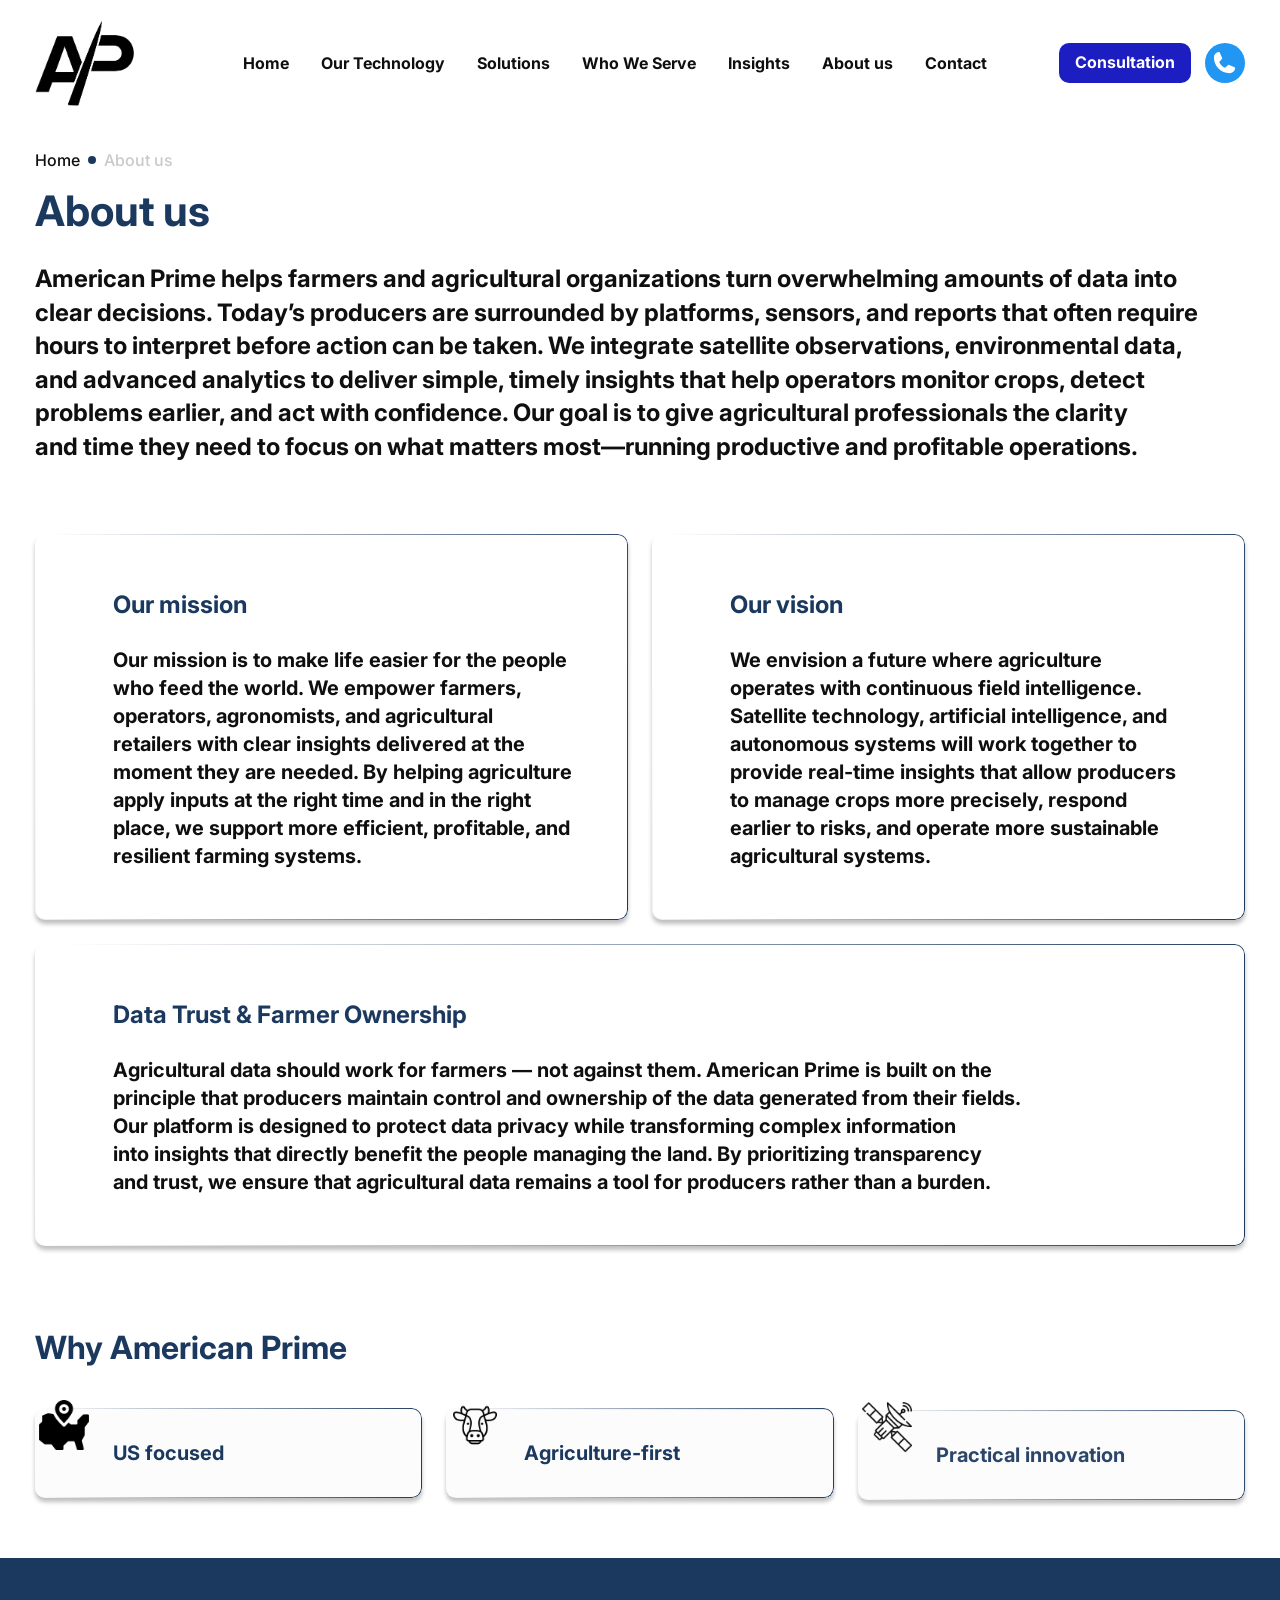
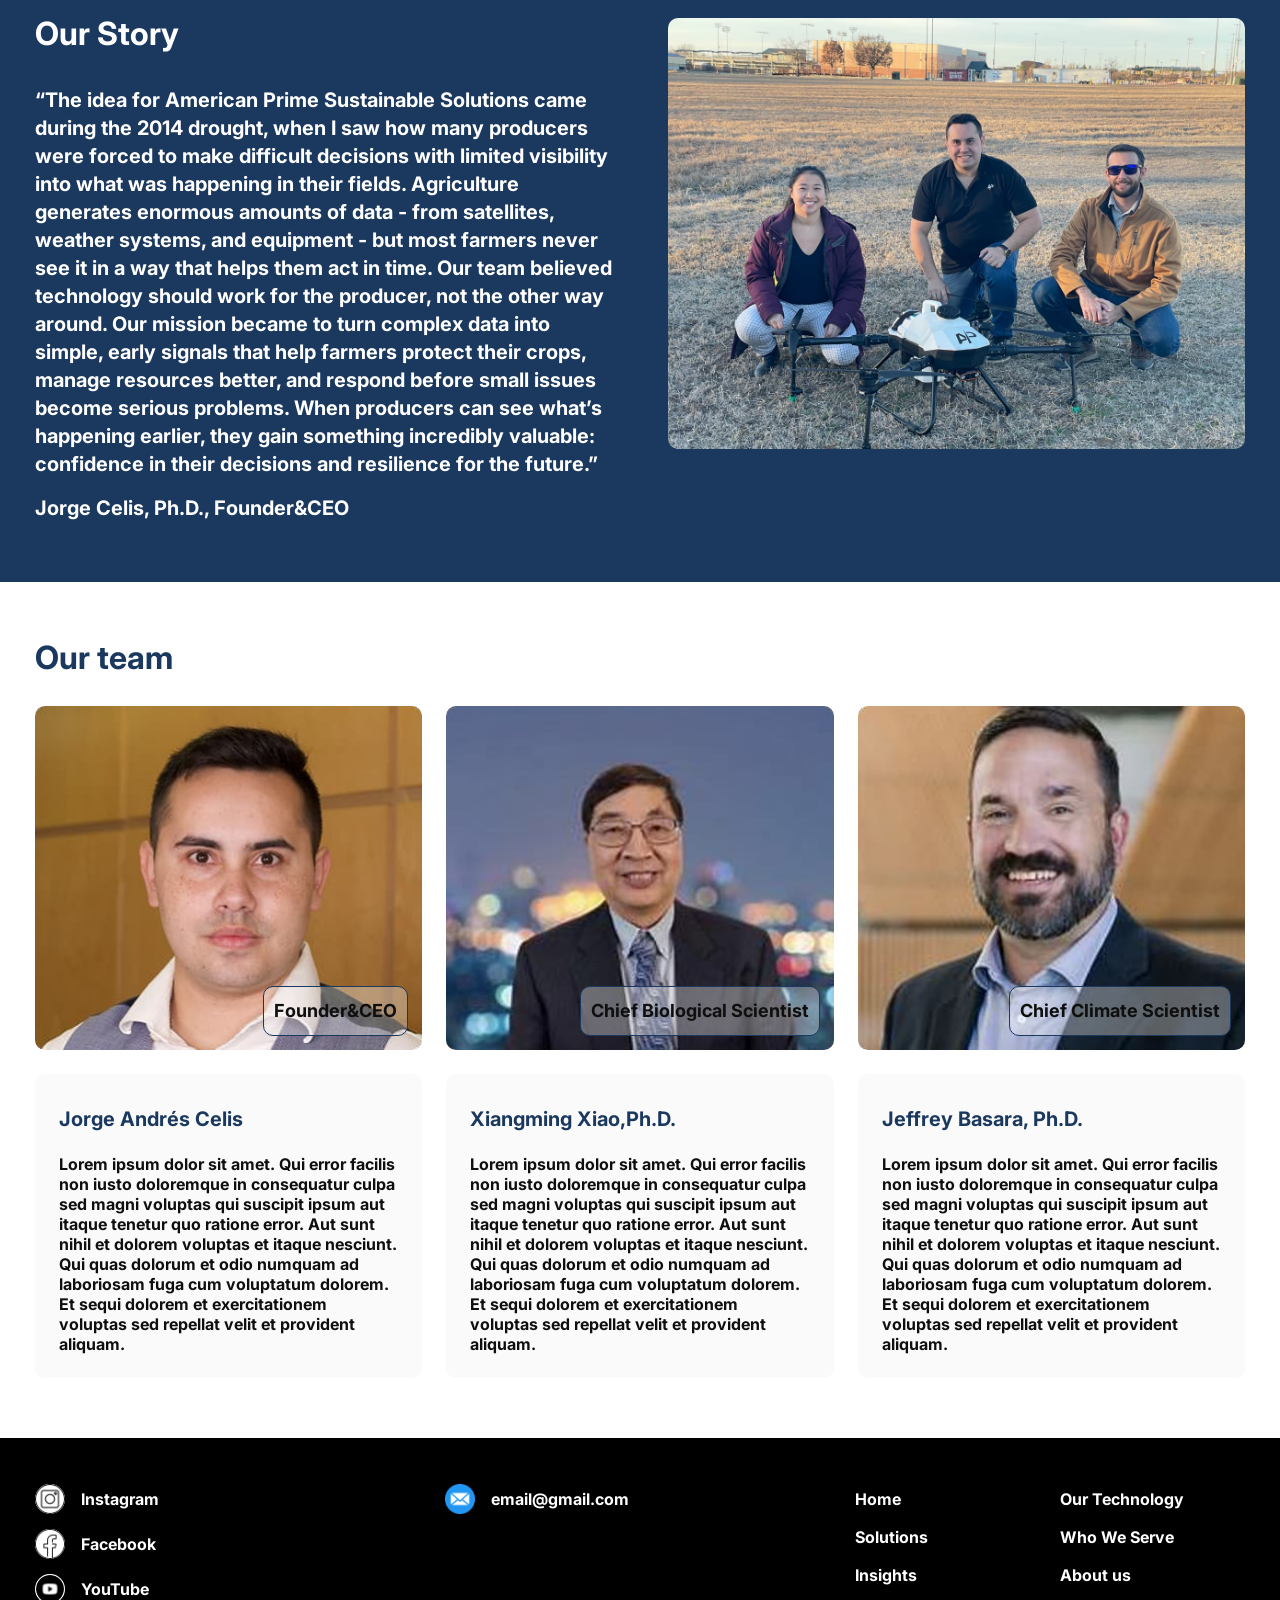
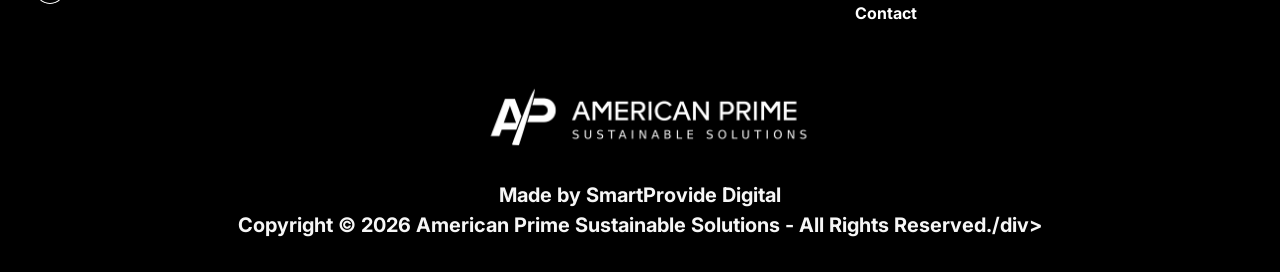
<file: about.html>
<!doctype html>
<html lang="en">
<head>
    <meta charset="UTF-8" />
    <meta name="viewport" content="width=device-width, initial-scale=1.0" />

    <title>AmericanPrime</title>

    <!-- FAVICONS -->
    <link rel="icon" type="image/x-icon" href="./assets/images/favicon/favicon.ico" />
    <link rel="icon" type="image/svg+xml" href="./assets/images/favicon/favicon.svg" />
    <link rel="icon" type="image/png" sizes="96x96" href="./assets/images/favicon/favicon-96x96.png" />
    <link rel="apple-touch-icon" href="./assets/images/favicon/apple-touch-icon.png" />

  <script type="module" crossorigin src="./assets/js/vendor.min.js"></script>
  <script type="module" crossorigin src="./assets/js/main.min2.js"></script>
  <link rel="stylesheet" crossorigin href="./assets/css/style.min.css">
</head>
<body>
    <div class="wrapper" id="main">
        <header class="header" data-anim="fade-up" data-anim-delay="0.3">
            <div class="header__container">
                <a class="header__logo" href="#"><img src="./assets/images/logo.png" alt="AmericanPrime" /></a>
        
                <div class="header__menu menu">
                    <nav class="menu__nav">
                        <ul>
                            <li>
                                <a href="#">Home</a>
                            </li>
                            <li>
                                <a href="#">Our Technology</a>
                            </li>
                            <li class="sub-in">
                                <a href="#">Solutions</a>
                                <div class="menu__arrow">
                                    <svg class="icon">
                                        <use href="./assets/images/sprite.svg#icon-arrow"></use>
                                    </svg>
                                </div>
        
                                <div class="sub-list">
                                    <ul>
                                        <li>
                                            <a href="#">On-Demand Services</a>
                                        </li>
                                        <li>
                                            <a href="#">AP Crop Intelligence</a>
                                        </li>
                                        <li>
                                            <a href="#">AP Drones</a>
                                        </li>
                                    </ul>
                                </div>
                            </li>
                            <li class="sub-in">
                                <a href="#">Who We Serve</a>
                                <div class="menu__arrow">
                                    <svg class="icon">
                                        <use href="./assets/images/sprite.svg#icon-arrow"></use>
                                    </svg>
                                </div>
                                <div class="sub-list">
                                    <ul>
                                        <li>
                                            <a href="#">Farmers & Ranchers</a>
                                        </li>
                                        <li>
                                            <a href="#">Agronomists & Advisors</a>
                                        </li>
                                        <li>
                                            <a href="#">Enterprise & Ag Retail</a>
                                        </li>
                                    </ul>
                                </div>
                            </li>
                            <li>
                                <a href="#">Insights</a>
                            </li>
                            <li>
                                <a href="#">About us</a>
                            </li>
                            <li>
                                <a href="#">Contact</a>
                            </li>
                        </ul>
                    </nav>
        
                    <div class="menu__actions">
                        <button class="menu__btn btn" type="button" data-popup-target="#form-contact">
                            Consultation
                        </button>
                        <a href="tel:111111111" class="menu__link-phone" aria-label="main phone">
                            <svg class="icon">
                                <use href="./assets/images/sprite.svg#icon-phone"></use>
                            </svg>
                        </a>
                    </div>
        
                </div>
        
                <button class="header__burger js-menu-trigger" type="button" aria-label="open menu">
                    <span></span>
                </button>
            </div>
        </header>
        <main class="page page--about">
            <nav class="breadcrumbs" aria-label="Breadcrumb" data-anim="fade-up" data-anim-delay="0.3">
                <div class="breadcrumbs__container">
                    <ol class="breadcrumbs__list" itemscope itemtype="https://schema.org/BreadcrumbList">
            
                        <li class="breadcrumbs__item" itemprop="itemListElement" itemscope itemtype="https://schema.org/ListItem">
                            <a class="breadcrumbs__link" href="/" itemprop="item">
                                <span itemprop="name">Home</span>
                            </a>
                            <meta itemprop="position" content="1" />
                        </li>
            
            
                        <li class="breadcrumbs__item breadcrumbs__item--current" itemprop="itemListElement" itemscope
                            itemtype="https://schema.org/ListItem">
                            <span class="breadcrumbs__current" itemprop="name" aria-current="page"> About us</span>
                            <meta itemprop="position" content="2" />
                        </li>
            
                    </ol>
                </div>
            </nav>
            <section class="about">
                <div class="about__container">
                    <h1 class="about__title page-title" data-anim="fade-up">About us</h1>
                    <div class="about__text text-formatted" data-anim="fade-up" data-anim-delay="0.3">
                        <p>American Prime helps farmers and agricultural organizations turn overwhelming amounts of data
                            into clear decisions. Today’s producers are surrounded by platforms, sensors, and reports
                            that often require hours to interpret before action can be taken. We integrate satellite
                            observations, environmental data, and advanced analytics to deliver simple, timely insights
                            that help operators monitor crops, detect problems earlier, and act with confidence. Our
                            goal is to give agricultural professionals the clarity and time they need to focus on what
                            matters most—running productive and profitable operations.</p>
                    </div>

                    <ul class="about__list" data-anim-stagger="true">
                        <li class="about__item">
                            <h2 class="about__item-title">Our mission</h2>
                            <div class="about__item-text">
                                <p>Our mission is to make life easier for the people who feed the world. We empower
                                    farmers, operators, agronomists, and agricultural retailers with clear insights
                                    delivered at the moment they are needed. By helping agriculture apply inputs at the
                                    right time and in the right place, we support more efficient, profitable, and
                                    resilient farming systems.</p>
                            </div>
                        </li>
                        <li class="about__item">
                            <h2 class="about__item-title">Our vision</h2>
                            <div class="about__item-text">
                                <p>We envision a future where agriculture operates with continuous field intelligence.
                                    Satellite technology, artificial intelligence, and autonomous systems will work
                                    together to provide real-time insights that allow producers to manage crops more
                                    precisely, respond earlier to risks, and operate more sustainable agricultural
                                    systems.</p>
                            </div>
                        </li>
                        <li class="about__item">
                            <h2 class="about__item-title">Data Trust & Farmer Ownership</h2>
                            <div class="about__item-text">
                                <p>Agricultural data should work for farmers — not against them. American Prime is built
                                    on the principle that producers maintain control and ownership of the data generated
                                    from their fields. Our platform is designed to protect data privacy while
                                    transforming complex information into insights that directly benefit the people
                                    managing the land. By prioritizing transparency and trust, we ensure that
                                    agricultural data remains a tool for producers rather than a burden.</p>
                            </div>
                        </li>
                    </ul>
                </div>
            </section>

            <sectiion class="section deliver">
                <div class="deliver__container">
                    <h2 class="deliver__title title" data-anim="fade-up">Why American Prime</h2>

                    <ul class="deliver__list" data-anim-stagger="true">
                        <li class="deliver__item item-deliver">
                            <div class="item-deliver__icon">
                                <img src="./assets/images/icons/usa.png" alt="usa">
                            </div>
                            <h3 class="item-deliver__title">US focused</h3>
                        </li>
                        <li class="deliver__item item-deliver">
                            <div class="item-deliver__icon">
                                <img src="./assets/images/icons/cow.png" alt="cow">
                            </div>
                            <h3 class="item-deliver__title">Agriculture-first</h3>
                        </li>
                        <li class="deliver__item item-deliver">
                            <div class="item-deliver__icon">
                                <img src="./assets/images/icons/satellite.png" alt="satellite">
                            </div>
                            <h3 class="item-deliver__title">Practical innovation</h3>
                        </li>
                    </ul>
                </div>
            </sectiion>


            <section class="section our-story">
                <div class="our-story__container">
                    <div class="our-story__content" data-anim="fade-up">
                        <h2 class="our-story__title title">Our Story</h2>
                        <div class="our-story__text text-formatted">
                            <p>“The idea for American Prime Sustainable Solutions came during the 2014 drought, when I
                                saw how many producers were forced to make difficult decisions with limited visibility
                                into what was happening in their fields. Agriculture generates enormous amounts of data
                                - from satellites, weather systems, and equipment - but most farmers never see it in a
                                way that helps them act in time. Our team believed technology should work for the
                                producer, not the other way around. Our mission became to turn complex data into simple,
                                early signals that help farmers protect their crops, manage resources better, and
                                respond before small issues become serious problems. When producers can see what’s
                                happening earlier, they gain something incredibly valuable: confidence in their
                                decisions and resilience for the future.”
                            </p>
                            <p>Jorge Celis, Ph.D., Founder&CEO</p>
                        </div>
                    </div>
                    <div class="our-story__img" data-anim="fade-up">
                        <img src="./assets/images/team02.jpg" alt="team">
                    </div>
                </div>
            </section>


            <section class="section our-team">
                <div class="our-team__container">
                    <h2 class="our-team__title title" data-anim="fade-up">Our team</h2>
                    <ul class="our-team__list">
                        <li class="our-team__item team-cart">
                            <div class="team-cart__img">
                                <img src="./assets/images/users/03.jpg" alt="Jorge Andrés Celis">

                                <div class="team-cart__label">Founder&CEO</div>
                            </div>
                            <div class="team-cart__content">
                                <h3 class="team-cart__title">Jorge Andrés Celis</h3>
                                <div class="team-cart__text">
                                    <p>Lorem ipsum dolor sit amet. Qui error facilis non iusto doloremque in consequatur
                                        culpa sed magni voluptas qui suscipit ipsum aut itaque tenetur quo ratione
                                        error.
                                        Aut sunt nihil et dolorem voluptas et itaque nesciunt. Qui quas dolorum et odio
                                        numquam ad laboriosam fuga cum voluptatum dolorem. Et sequi dolorem et
                                        exercitationem voluptas sed repellat velit et provident aliquam.</p>
                                </div>
                            </div>
                        </li>
                        <li class="our-team__item team-cart">
                            <div class="team-cart__img">
                                <img src="./assets/images/users/02.jpg" alt="Xiangming Xiao,Ph.D.">

                                <div class="team-cart__label">Chief Biological Scientist</div>
                            </div>

                            <div class="team-cart__content">
                                <h3 class="team-cart__title">Xiangming Xiao,Ph.D.</h3>
                                <div class="team-cart__text">
                                    <p>Lorem ipsum dolor sit amet. Qui error facilis non iusto doloremque in consequatur
                                        culpa sed magni voluptas qui suscipit ipsum aut itaque tenetur quo ratione
                                        error.
                                        Aut sunt nihil et dolorem voluptas et itaque nesciunt. Qui quas dolorum et odio
                                        numquam ad laboriosam fuga cum voluptatum dolorem. Et sequi dolorem et
                                        exercitationem voluptas sed repellat velit et provident aliquam.</p>
                                </div>
                            </div>
                        </li>
                        <li class="our-team__item team-cart">
                            <div class="team-cart__img">
                                <img src="./assets/images/users/01.jpg" alt="Jeffrey Basara, Ph.D">

                                <div class="team-cart__label">Chief Climate Scientist</div>
                            </div>
                            <div class="team-cart__content">
                                <h3 class="team-cart__title">Jeffrey Basara, Ph.D.</h3>
                                <div class="team-cart__text">
                                    <p>Lorem ipsum dolor sit amet. Qui error facilis non iusto doloremque in consequatur
                                        culpa sed magni voluptas qui suscipit ipsum aut itaque tenetur quo ratione
                                        error.
                                        Aut sunt nihil et dolorem voluptas et itaque nesciunt. Qui quas dolorum et odio
                                        numquam ad laboriosam fuga cum voluptatum dolorem. Et sequi dolorem et
                                        exercitationem voluptas sed repellat velit et provident aliquam.</p>
                                </div>
                            </div>
                        </li>
                    </ul>
                </div>
            </section>

        </main>

        <footer class="footer">
            <div class="footer__container">
                <div class="footer__row">
                    <div class="footer__social social">
                        <ul class="social__list">
                            <li class="social__item">
                                <a href="#" class="social__link" aria-label="Instagram" target="_blank" rel="noopener">
                                    <span class="social__icon">
                                        <svg width="30" height="30" viewBox="0 0 30 30" fill="none"
                                            xmlns="http://www.w3.org/2000/svg" xmlns:xlink="http://www.w3.org/1999/xlink">
                                            <rect width="30" height="30" rx="15" fill="white" />
                                            <rect width="30" height="30" rx="15" fill="url(#pattern0_127_226)" />
                                            <defs>
                                                <pattern id="pattern0_127_226" patternContentUnits="objectBoundingBox" width="1"
                                                    height="1">
                                                    <use xlink:href="#image0_127_226" transform="scale(0.00195312)" />
                                                </pattern>
                                                <image id="image0_127_226" width="512" height="512" preserveAspectRatio="none"
                                                    xlink:href="[data-uri]" />
                                            </defs>
                                        </svg>
                                    </span>
                                    <span class="social__text">Instagram</span>
                                </a>
        
        
                            </li>
                            <li class="social__item"> <a href="#" class="social__link" aria-label="Facebook" target="_blank"
                                    rel="noopener">
                                    <span class="social__icon">
                                        <svg width="30" height="30" viewBox="0 0 30 30" fill="none"
                                            xmlns="http://www.w3.org/2000/svg" xmlns:xlink="http://www.w3.org/1999/xlink">
                                            <rect width="30" height="30" rx="15" fill="white" />
                                            <rect width="30" height="30" rx="15" fill="url(#pattern0_127_225)" />
                                            <defs>
                                                <pattern id="pattern0_127_225" patternContentUnits="objectBoundingBox" width="1"
                                                    height="1">
                                                    <use xlink:href="#image0_127_225" transform="scale(0.00195312)" />
                                                </pattern>
                                                <image id="image0_127_225" width="512" height="512" preserveAspectRatio="none"
                                                    xlink:href="[data-uri]" />
                                            </defs>
                                        </svg>
        
                                    </span>
                                    <span class="social__text">Facebook</span>
                                </a>
                            </li>
                            <li class="social__item"> <a href="#" class="social__link" aria-label="YouTube" target="_blank"
                                    rel="noopener">
                                    <span class="social__icon">
                                        <svg width="29" height="29" viewBox="0 0 29 29" fill="none"
                                            xmlns="http://www.w3.org/2000/svg" xmlns:xlink="http://www.w3.org/1999/xlink">
                                            <rect x="0.5" y="0.5" width="28" height="28" rx="14" fill="white" />
                                            <rect x="0.5" y="0.5" width="28" height="28" rx="14"
                                                fill="url(#pattern0_127_227)" />
                                            <rect x="0.5" y="0.5" width="28" height="28" rx="14" stroke="white" />
                                            <defs>
                                                <pattern id="pattern0_127_227" patternContentUnits="objectBoundingBox" width="1"
                                                    height="1">
                                                    <use xlink:href="#image0_127_227" transform="scale(0.00195312)" />
                                                </pattern>
                                                <image id="image0_127_227" width="512" height="512" preserveAspectRatio="none"
                                                    xlink:href="[data-uri]" />
                                            </defs>
                                        </svg>
                                    </span>
                                    <span class="social__text">YouTube</span>
                                </a>
                            </li>
                        </ul>
                    </div>
        
        
                    <div class="footer__contacts contacts">
                        <ul class="contacts__list">
                            <li class="contacts__item">
                                <a class="contacts__link" href="mailto:essentials.dp@gmail.com">
                                    <span class="contacts__icon">
                                        <svg width="40" height="40" viewBox="0 0 40 40" fill="none"
                                            xmlns="http://www.w3.org/2000/svg" xmlns:xlink="http://www.w3.org/1999/xlink">
                                            <rect width="40" height="40" fill="url(#pattern0_50_588)" />
                                            <defs>
                                                <pattern id="pattern0_50_588" patternContentUnits="objectBoundingBox" width="1"
                                                    height="1">
                                                    <use xlink:href="#image0_50_588" transform="scale(0.00195312)" />
                                                </pattern>
                                                <image id="image0_50_588" width="512" height="512" preserveAspectRatio="none"
                                                    xlink:href="[data-uri]" />
                                            </defs>
                                        </svg>
        
                                    </span>
                                    <span class="contacts__text">
                                        email@gmail.com
                                    </span>
                                </a>
                            </li>
                        </ul>
                    </div>
        
                    <nav class="footer__nav">
                        <ul class="footer__list">
                            <li>
                                <a href="#">Home</a>
                            </li>
                            <li>
                                <a href="#">Our Technology</a>
                            </li>
                            <li>
                                <a href="#">Solutions</a>
                            </li>
                            <li>
                                <a href="#">Who We Serve</a>
                            </li>
                            <li>
                                <a href="#">Insights</a>
                            </li>
                            <li>
                                <a href="#">About us</a>
                            </li>
                            <li>
                                <a href="#">Contact</a>
                            </li>
                        </ul>
                    </nav>
                </div>
        
                <div class="footer__bottom">
                    <a href="#" class="footer__logo"><img src="./assets/images/logo-footer.png" alt="AmericanPrime" /></a>
        
                    <div class="footer__copyright">Made by SmartProvide Digital<br>
                        Copyright © 2026 American Prime Sustainable Solutions - All Rights Reserved./div>
                    </div>
                </div>
        </footer>    </div>
    <div id="form-contact" class="popup" aria-hidden="true">
        <div class="popup__wrapper">
    
            <div class="popup__content">
                <button class="popup__close close-popup" data-close-popup aria-label="Close" type="button"></button>
    
                <div class="popup__body">
                    <h2 class="popup__title">
                        Are you
                    </h2>
    
                    <form action="">
                        <div class="radio-fieldset__grid">
                            <label class="custom-radio">
                                <input type="radio" name="primary_role" value="farmer-ranchers" class="custom-radio__input"
                                    checked>
                                <span class="custom-radio__box"></span>
                                <span class="custom-radio__text">farmer/ranchers</span>
                            </label>
    
                            <label class="custom-radio">
                                <input type="radio" name="primary_role" value="enterprise-advisor"
                                    class="custom-radio__input">
                                <span class="custom-radio__box"></span>
                                <span class="custom-radio__text">enterprise/advisor</span>
                            </label>
    
                            <label class="custom-radio">
                                <input type="radio" name="primary_role" value="other" class="custom-radio__input">
                                <span class="custom-radio__box"></span>
                                <span class="custom-radio__text">Other</span>
                            </label>
                        </div>
                        <div class="form-group">
                            <input class="form-input" type="text" name="" id="name" required placeholder="Name">
                        </div>
                        <div class="form-group">
                            <input class="form-input" type="text" name="" id="farm-size" required placeholder="Farm size">
                            <div class="form-info">for enterprise/advisor instead of farm size - company name</div>
                        </div>
    
                        <div class="form-group">
                            <input class="form-input" type="email" name="" id="email" required placeholder="Email">
                        </div>
                        <div class="form-group">
                            <input class="form-input" type="text" name="" id="phone" required placeholder="Phone">
                        </div>
    
                        <button class="btn" type="submit">Send</button>
                    </form>
                </div>
            </div>
    
        </div>
    </div>
    
    <div id="form-success" class="popup" aria-hidden="true">
        <div class="popup__wrapper">
    
            <div class="popup__content">
                <button class="popup__close close-popup" data-close-popup aria-label="Close" type="button"></button>
    
                <div class="popup__body">
                    <h2 class="popup__title">
                        Дякуємо!
                    </h2>
                    <div class="popup__text">
                        <p>Ми звʼяжемось з вами протягом 24 годин</p>
                    </div>
                    <button class="btn" type="button" data-close-popup>Ок
                    </button>
                </div>
            </div>
        </div>
    </div></body>

</html>
</file>
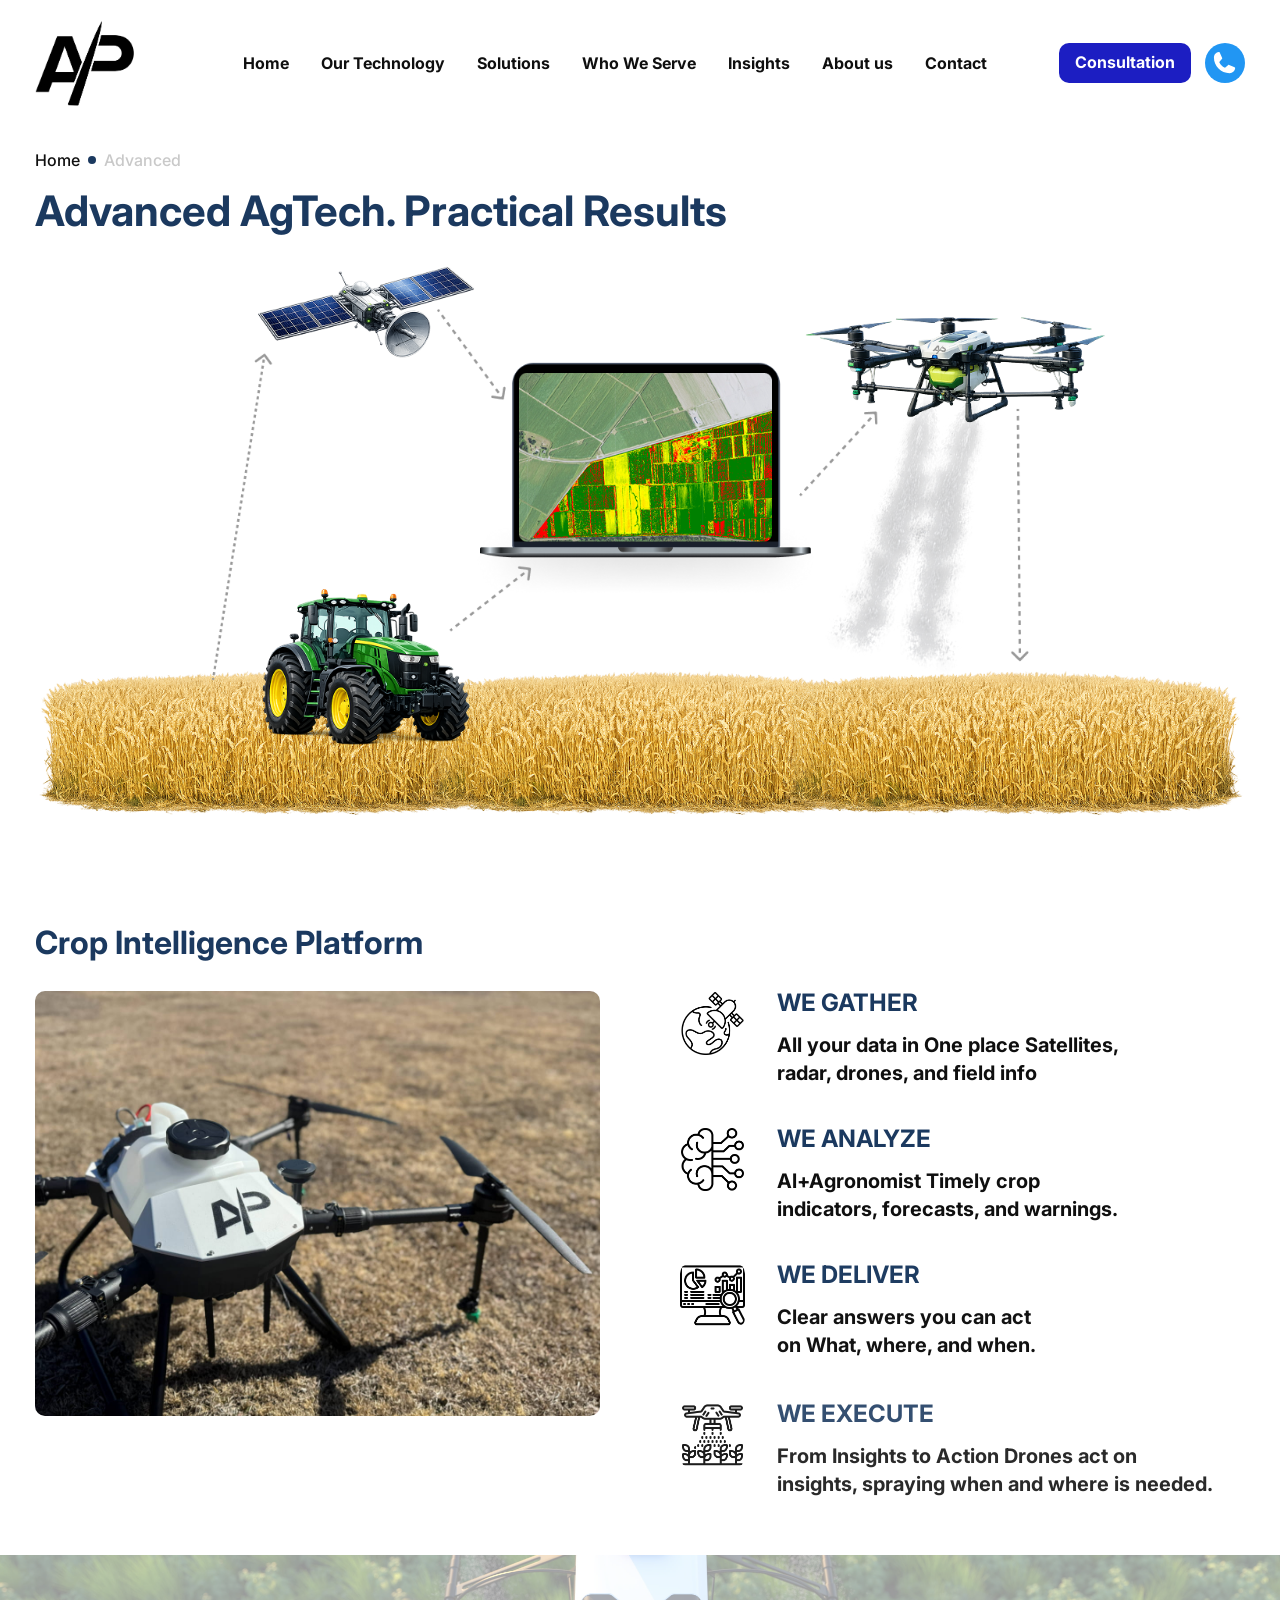
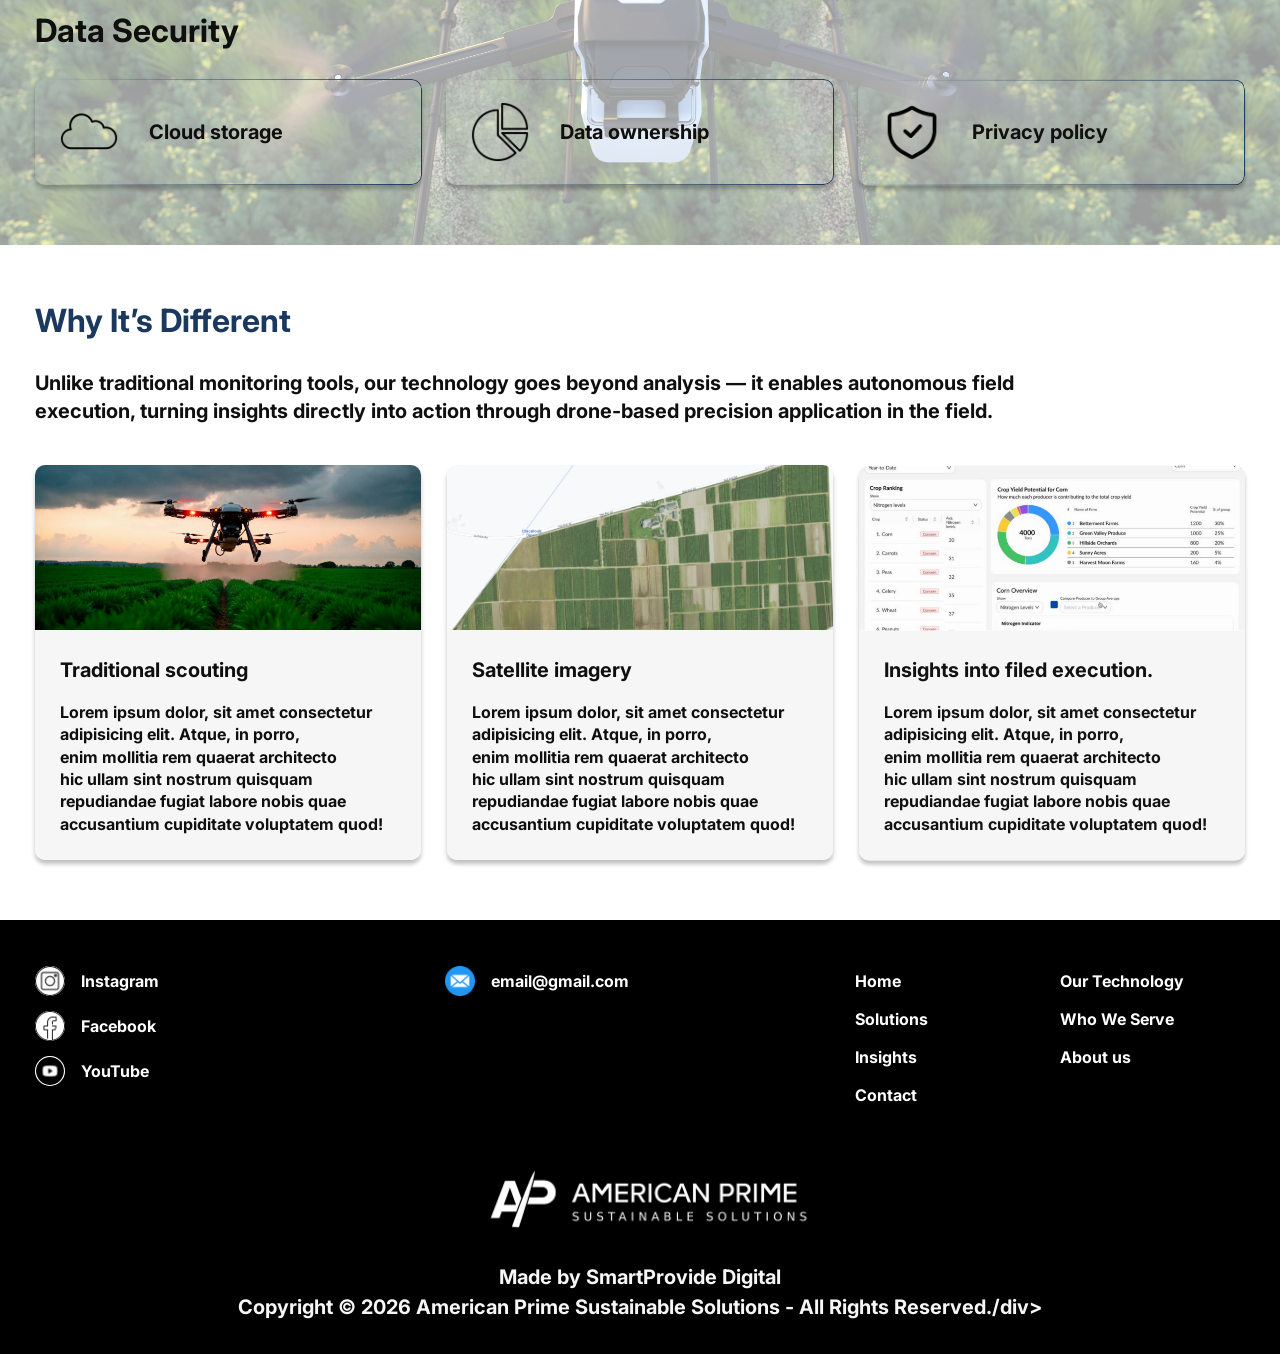
<file: advanced.html>
<!doctype html>
<html lang="en">
<head>
    <meta charset="UTF-8" />
    <meta name="viewport" content="width=device-width, initial-scale=1.0" />

    <title>AmericanPrime</title>

    <!-- FAVICONS -->
    <link rel="icon" type="image/x-icon" href="./assets/images/favicon/favicon.ico" />
    <link rel="icon" type="image/svg+xml" href="./assets/images/favicon/favicon.svg" />
    <link rel="icon" type="image/png" sizes="96x96" href="./assets/images/favicon/favicon-96x96.png" />
    <link rel="apple-touch-icon" href="./assets/images/favicon/apple-touch-icon.png" />

  <script type="module" crossorigin src="./assets/js/vendor.min.js"></script>
  <script type="module" crossorigin src="./assets/js/main.min2.js"></script>
  <link rel="stylesheet" crossorigin href="./assets/css/style.min.css">
</head>
<body>
    <div class="wrapper" id="main">
        <header class="header" data-anim="fade-up" data-anim-delay="0.3">
            <div class="header__container">
                <a class="header__logo" href="#"><img src="./assets/images/logo.png" alt="AmericanPrime" /></a>
        
                <div class="header__menu menu">
                    <nav class="menu__nav">
                        <ul>
                            <li>
                                <a href="#">Home</a>
                            </li>
                            <li>
                                <a href="#">Our Technology</a>
                            </li>
                            <li class="sub-in">
                                <a href="#">Solutions</a>
                                <div class="menu__arrow">
                                    <svg class="icon">
                                        <use href="./assets/images/sprite.svg#icon-arrow"></use>
                                    </svg>
                                </div>
        
                                <div class="sub-list">
                                    <ul>
                                        <li>
                                            <a href="#">On-Demand Services</a>
                                        </li>
                                        <li>
                                            <a href="#">AP Crop Intelligence</a>
                                        </li>
                                        <li>
                                            <a href="#">AP Drones</a>
                                        </li>
                                    </ul>
                                </div>
                            </li>
                            <li class="sub-in">
                                <a href="#">Who We Serve</a>
                                <div class="menu__arrow">
                                    <svg class="icon">
                                        <use href="./assets/images/sprite.svg#icon-arrow"></use>
                                    </svg>
                                </div>
                                <div class="sub-list">
                                    <ul>
                                        <li>
                                            <a href="#">Farmers & Ranchers</a>
                                        </li>
                                        <li>
                                            <a href="#">Agronomists & Advisors</a>
                                        </li>
                                        <li>
                                            <a href="#">Enterprise & Ag Retail</a>
                                        </li>
                                    </ul>
                                </div>
                            </li>
                            <li>
                                <a href="#">Insights</a>
                            </li>
                            <li>
                                <a href="#">About us</a>
                            </li>
                            <li>
                                <a href="#">Contact</a>
                            </li>
                        </ul>
                    </nav>
        
                    <div class="menu__actions">
                        <button class="menu__btn btn" type="button" data-popup-target="#form-contact">
                            Consultation
                        </button>
                        <a href="tel:111111111" class="menu__link-phone" aria-label="main phone">
                            <svg class="icon">
                                <use href="./assets/images/sprite.svg#icon-phone"></use>
                            </svg>
                        </a>
                    </div>
        
                </div>
        
                <button class="header__burger js-menu-trigger" type="button" aria-label="open menu">
                    <span></span>
                </button>
            </div>
        </header>
        <main class="page page--advanced">
            <nav class="breadcrumbs" aria-label="Breadcrumb" data-anim="fade-up" data-anim-delay="0.3">
                <div class="breadcrumbs__container">
                    <ol class="breadcrumbs__list" itemscope itemtype="https://schema.org/BreadcrumbList">
            
                        <li class="breadcrumbs__item" itemprop="itemListElement" itemscope itemtype="https://schema.org/ListItem">
                            <a class="breadcrumbs__link" href="/" itemprop="item">
                                <span itemprop="name">Home</span>
                            </a>
                            <meta itemprop="position" content="1" />
                        </li>
            
            
                        <li class="breadcrumbs__item breadcrumbs__item--current" itemprop="itemListElement" itemscope
                            itemtype="https://schema.org/ListItem">
                            <span class="breadcrumbs__current" itemprop="name" aria-current="page"> Advanced</span>
                            <meta itemprop="position" content="2" />
                        </li>
            
                    </ol>
                </div>
            </nav>
            <section class="hero-banner">
                <div class="hero-banner__container">
                    <h1 class="hero-banner__title page-title" data-anim="fade-up">Advanced AgTech. Practical Results
                    </h1>
                    <div class="hero-banner__img">
                        <img src="./assets/images/hero-2.png" alt="hero">
                    </div>
                </div>
            </section>

            <section class="section crop">
                <div class="crop__container">
                    <h2 class="crop__title title" data-anim="fade-up">Crop Intelligence Platform</h2>
                    <div class="crop__wrap">
                        <div class="crop__col" data-anim="fade-up">
                            <img src="./assets/images/dron-bg.jpg" alt="">
                        </div>
                        <div class="crop__col">
                            <ul class="crop__list" data-anim-stagger="true">
                                <li class="crop__item">
                                    <div class="crop__item-icon icon-wrap">
                                        <img src="./assets/images/icons/satellite-2.png" alt="">
                                    </div>
                                    <div class="crop__item__content">
                                        <h3 class="crop__item-title block-title">WE GATHER</h3>
                                        <div class="crop__item-text">
                                            <p>
                                                All your data in One place
                                                Satellites, radar, drones, and field info</p>
                                        </div>
                                    </div>
                                </li>
                                <li class="crop__item">
                                    <div class="crop__item-icon icon-wrap">
                                        <img src="./assets/images/icons/brain.png" alt="">
                                    </div>
                                    <div class="crop__item__content">
                                        <h3 class="crop__item-title block-title">WE ANALYZE</h3>
                                        <div class="crop__item-text">
                                            <p>
                                                Al+Agronomist
                                                Timely crop indicators, forecasts, and warnings.</p>
                                        </div>
                                    </div>
                                </li>
                                <li class="crop__item">
                                    <div class="crop__item-icon icon-wrap">
                                        <img src="./assets/images/icons/analytics.png" alt="">
                                    </div>
                                    <div class="crop__item__content">
                                        <h3 class="crop__item-title block-title"> WE DELIVER</h3>
                                        <div class="crop__item-text">
                                            <p>
                                                Clear answers you can act on
                                                What, where, and when.</p>
                                        </div>
                                    </div>
                                </li>
                                <li class="crop__item">
                                    <div class="crop__item-icon icon-wrap">
                                        <img src="./assets/images/icons/smart-farming.png" alt="">
                                    </div>
                                    <div class="crop__item__content">
                                        <h3 class="crop__item-title block-title">WE EXECUTE</h3>
                                        <div class="crop__item-text">
                                            <p>
                                                From Insights to Action
                                                Drones act on insights, spraying when and where is needed.</p>
                                        </div>
                                    </div>
                                </li>
                            </ul>
                        </div>
                    </div>
                </div>
            </section>

            <section class="section data">
                <div class="data__bg">
                    <img src="./assets/images/drone-1.jpg" alt="drone">
                </div>
                <div class="data__container">
                    <h2 class="data__title title" data-anim="fade-up">Data Security</h2>

                    <ul class="data__list" data-anim-stagger="true">
                        <li class="data__item">
                            <img src="./assets/images/icons/cloud.png" alt="">
                            <span>Cloud storage</span>
                        </li>
                        <li class="data__item">
                            <img src="./assets/images/icons/market-share.png" alt="">
                            <span>Data ownership</span>
                        </li>
                        <li class="data__item">
                            <img src="./assets/images/icons/insurance.png" alt="">
                            <span>Privacy policy</span>
                        </li>
                    </ul>
                </div>
            </section>

            <section class="section different">
                <div class="different__container">
                    <h2 class="different__title title" data-anim="fade-up">Why It’s Different</h2>
                    <div class="different__text section-text" data-anim="fade-up" data-anim-delay="0.3">Unlike
                        traditional monitoring tools, our technology goes
                        beyond analysis — it enables autonomous field execution, turning insights directly into action
                        through drone-based precision application in the field.</div>

                    <ul class="different__list" data-anim-stagger="true">
                        <li class="different__item">
                            <div class="different__item-img">
                                <img src="./assets/images/healthy-food.jpg" alt="">
                            </div>
                            <div class="different__item-content">
                                <div class="different__item-title">Traditional scouting</div>
                                <div class="different__item-text">
                                    <p>Lorem ipsum dolor, sit amet consectetur adipisicing elit. Atque, in porro, enim
                                        mollitia rem quaerat architecto hic ullam sint nostrum quisquam repudiandae
                                        fugiat
                                        labore nobis quae accusantium cupiditate voluptatem quod!</p>
                                </div>
                            </div>
                        </li>
                        <li class="different__item">
                            <div class="different__item-img">
                                <img src="./assets/images/test01.png" alt="">
                            </div>
                            <div class="different__item-content">
                                <div class="different__item-title">Satellite imagery</div>
                                <div class="different__item-text">
                                    <p>Lorem ipsum dolor, sit amet consectetur adipisicing elit. Atque, in porro, enim
                                        mollitia rem quaerat architecto hic ullam sint nostrum quisquam repudiandae
                                        fugiat
                                        labore nobis quae accusantium cupiditate voluptatem quod!</p>
                                </div>
                            </div>
                        </li>
                        <li class="different__item">
                            <div class="different__item-img">
                                <img src="./assets/images/test02.png" alt="">
                            </div>
                            <div class="different__item-content">
                                <div class="different__item-title">Insights into filed execution.</div>
                                <div class="different__item-text">
                                    <p>Lorem ipsum dolor, sit amet consectetur adipisicing elit. Atque, in porro, enim
                                        mollitia rem quaerat architecto hic ullam sint nostrum quisquam repudiandae
                                        fugiat
                                        labore nobis quae accusantium cupiditate voluptatem quod!</p>
                                </div>
                            </div>
                        </li>
                    </ul>
                </div>
            </section>
        </main>

        <footer class="footer">
            <div class="footer__container">
                <div class="footer__row">
                    <div class="footer__social social">
                        <ul class="social__list">
                            <li class="social__item">
                                <a href="#" class="social__link" aria-label="Instagram" target="_blank" rel="noopener">
                                    <span class="social__icon">
                                        <svg width="30" height="30" viewBox="0 0 30 30" fill="none"
                                            xmlns="http://www.w3.org/2000/svg" xmlns:xlink="http://www.w3.org/1999/xlink">
                                            <rect width="30" height="30" rx="15" fill="white" />
                                            <rect width="30" height="30" rx="15" fill="url(#pattern0_127_226)" />
                                            <defs>
                                                <pattern id="pattern0_127_226" patternContentUnits="objectBoundingBox" width="1"
                                                    height="1">
                                                    <use xlink:href="#image0_127_226" transform="scale(0.00195312)" />
                                                </pattern>
                                                <image id="image0_127_226" width="512" height="512" preserveAspectRatio="none"
                                                    xlink:href="[data-uri]" />
                                            </defs>
                                        </svg>
                                    </span>
                                    <span class="social__text">Instagram</span>
                                </a>
        
        
                            </li>
                            <li class="social__item"> <a href="#" class="social__link" aria-label="Facebook" target="_blank"
                                    rel="noopener">
                                    <span class="social__icon">
                                        <svg width="30" height="30" viewBox="0 0 30 30" fill="none"
                                            xmlns="http://www.w3.org/2000/svg" xmlns:xlink="http://www.w3.org/1999/xlink">
                                            <rect width="30" height="30" rx="15" fill="white" />
                                            <rect width="30" height="30" rx="15" fill="url(#pattern0_127_225)" />
                                            <defs>
                                                <pattern id="pattern0_127_225" patternContentUnits="objectBoundingBox" width="1"
                                                    height="1">
                                                    <use xlink:href="#image0_127_225" transform="scale(0.00195312)" />
                                                </pattern>
                                                <image id="image0_127_225" width="512" height="512" preserveAspectRatio="none"
                                                    xlink:href="[data-uri]" />
                                            </defs>
                                        </svg>
        
                                    </span>
                                    <span class="social__text">Facebook</span>
                                </a>
                            </li>
                            <li class="social__item"> <a href="#" class="social__link" aria-label="YouTube" target="_blank"
                                    rel="noopener">
                                    <span class="social__icon">
                                        <svg width="29" height="29" viewBox="0 0 29 29" fill="none"
                                            xmlns="http://www.w3.org/2000/svg" xmlns:xlink="http://www.w3.org/1999/xlink">
                                            <rect x="0.5" y="0.5" width="28" height="28" rx="14" fill="white" />
                                            <rect x="0.5" y="0.5" width="28" height="28" rx="14"
                                                fill="url(#pattern0_127_227)" />
                                            <rect x="0.5" y="0.5" width="28" height="28" rx="14" stroke="white" />
                                            <defs>
                                                <pattern id="pattern0_127_227" patternContentUnits="objectBoundingBox" width="1"
                                                    height="1">
                                                    <use xlink:href="#image0_127_227" transform="scale(0.00195312)" />
                                                </pattern>
                                                <image id="image0_127_227" width="512" height="512" preserveAspectRatio="none"
                                                    xlink:href="[data-uri]" />
                                            </defs>
                                        </svg>
                                    </span>
                                    <span class="social__text">YouTube</span>
                                </a>
                            </li>
                        </ul>
                    </div>
        
        
                    <div class="footer__contacts contacts">
                        <ul class="contacts__list">
                            <li class="contacts__item">
                                <a class="contacts__link" href="mailto:essentials.dp@gmail.com">
                                    <span class="contacts__icon">
                                        <svg width="40" height="40" viewBox="0 0 40 40" fill="none"
                                            xmlns="http://www.w3.org/2000/svg" xmlns:xlink="http://www.w3.org/1999/xlink">
                                            <rect width="40" height="40" fill="url(#pattern0_50_588)" />
                                            <defs>
                                                <pattern id="pattern0_50_588" patternContentUnits="objectBoundingBox" width="1"
                                                    height="1">
                                                    <use xlink:href="#image0_50_588" transform="scale(0.00195312)" />
                                                </pattern>
                                                <image id="image0_50_588" width="512" height="512" preserveAspectRatio="none"
                                                    xlink:href="[data-uri]" />
                                            </defs>
                                        </svg>
        
                                    </span>
                                    <span class="contacts__text">
                                        email@gmail.com
                                    </span>
                                </a>
                            </li>
                        </ul>
                    </div>
        
                    <nav class="footer__nav">
                        <ul class="footer__list">
                            <li>
                                <a href="#">Home</a>
                            </li>
                            <li>
                                <a href="#">Our Technology</a>
                            </li>
                            <li>
                                <a href="#">Solutions</a>
                            </li>
                            <li>
                                <a href="#">Who We Serve</a>
                            </li>
                            <li>
                                <a href="#">Insights</a>
                            </li>
                            <li>
                                <a href="#">About us</a>
                            </li>
                            <li>
                                <a href="#">Contact</a>
                            </li>
                        </ul>
                    </nav>
                </div>
        
                <div class="footer__bottom">
                    <a href="#" class="footer__logo"><img src="./assets/images/logo-footer.png" alt="AmericanPrime" /></a>
        
                    <div class="footer__copyright">Made by SmartProvide Digital<br>
                        Copyright © 2026 American Prime Sustainable Solutions - All Rights Reserved./div>
                    </div>
                </div>
        </footer>    </div>
    <div id="form-contact" class="popup" aria-hidden="true">
        <div class="popup__wrapper">
    
            <div class="popup__content">
                <button class="popup__close close-popup" data-close-popup aria-label="Close" type="button"></button>
    
                <div class="popup__body">
                    <h2 class="popup__title">
                        Are you
                    </h2>
    
                    <form action="">
                        <div class="radio-fieldset__grid">
                            <label class="custom-radio">
                                <input type="radio" name="primary_role" value="farmer-ranchers" class="custom-radio__input"
                                    checked>
                                <span class="custom-radio__box"></span>
                                <span class="custom-radio__text">farmer/ranchers</span>
                            </label>
    
                            <label class="custom-radio">
                                <input type="radio" name="primary_role" value="enterprise-advisor"
                                    class="custom-radio__input">
                                <span class="custom-radio__box"></span>
                                <span class="custom-radio__text">enterprise/advisor</span>
                            </label>
    
                            <label class="custom-radio">
                                <input type="radio" name="primary_role" value="other" class="custom-radio__input">
                                <span class="custom-radio__box"></span>
                                <span class="custom-radio__text">Other</span>
                            </label>
                        </div>
                        <div class="form-group">
                            <input class="form-input" type="text" name="" id="name" required placeholder="Name">
                        </div>
                        <div class="form-group">
                            <input class="form-input" type="text" name="" id="farm-size" required placeholder="Farm size">
                            <div class="form-info">for enterprise/advisor instead of farm size - company name</div>
                        </div>
    
                        <div class="form-group">
                            <input class="form-input" type="email" name="" id="email" required placeholder="Email">
                        </div>
                        <div class="form-group">
                            <input class="form-input" type="text" name="" id="phone" required placeholder="Phone">
                        </div>
    
                        <button class="btn" type="submit">Send</button>
                    </form>
                </div>
            </div>
    
        </div>
    </div>
    
    <div id="form-success" class="popup" aria-hidden="true">
        <div class="popup__wrapper">
    
            <div class="popup__content">
                <button class="popup__close close-popup" data-close-popup aria-label="Close" type="button"></button>
    
                <div class="popup__body">
                    <h2 class="popup__title">
                        Дякуємо!
                    </h2>
                    <div class="popup__text">
                        <p>Ми звʼяжемось з вами протягом 24 годин</p>
                    </div>
                    <button class="btn" type="button" data-close-popup>Ок
                    </button>
                </div>
            </div>
        </div>
    </div></body>

</html>
</file>
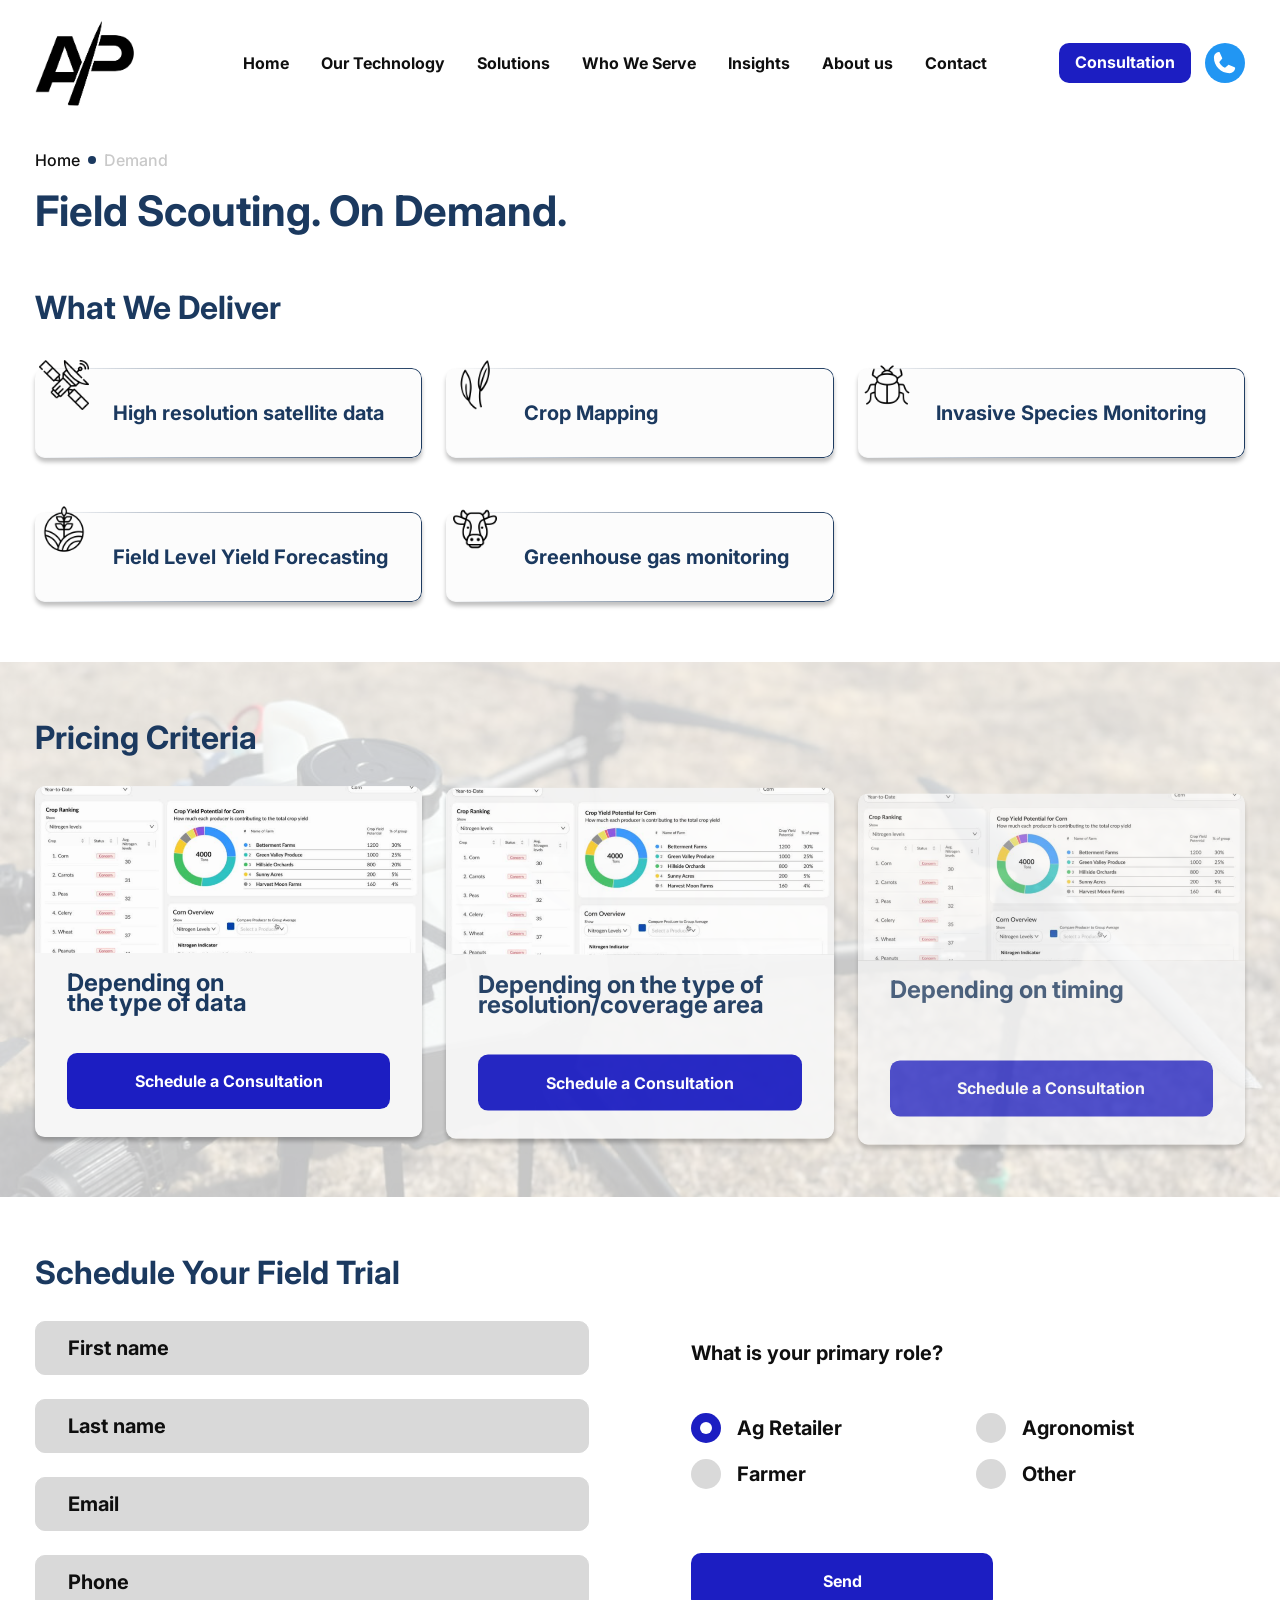
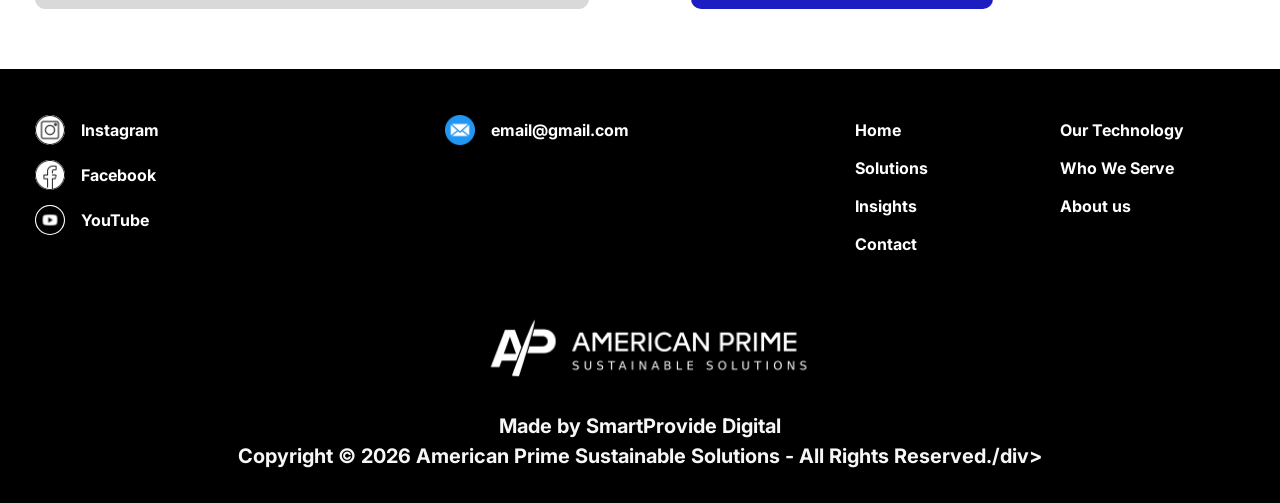
<file: demand.html>
<!doctype html>
<html lang="en">
<head>
    <meta charset="UTF-8" />
    <meta name="viewport" content="width=device-width, initial-scale=1.0" />

    <title>AmericanPrime</title>

    <!-- FAVICONS -->
    <link rel="icon" type="image/x-icon" href="./assets/images/favicon/favicon.ico" />
    <link rel="icon" type="image/svg+xml" href="./assets/images/favicon/favicon.svg" />
    <link rel="icon" type="image/png" sizes="96x96" href="./assets/images/favicon/favicon-96x96.png" />
    <link rel="apple-touch-icon" href="./assets/images/favicon/apple-touch-icon.png" />

  <script type="module" crossorigin src="./assets/js/vendor.min.js"></script>
  <script type="module" crossorigin src="./assets/js/main.min2.js"></script>
  <link rel="stylesheet" crossorigin href="./assets/css/style.min.css">
</head>
<body>
    <div class="wrapper" id="main">
        <header class="header" data-anim="fade-up" data-anim-delay="0.3">
            <div class="header__container">
                <a class="header__logo" href="#"><img src="./assets/images/logo.png" alt="AmericanPrime" /></a>
        
                <div class="header__menu menu">
                    <nav class="menu__nav">
                        <ul>
                            <li>
                                <a href="#">Home</a>
                            </li>
                            <li>
                                <a href="#">Our Technology</a>
                            </li>
                            <li class="sub-in">
                                <a href="#">Solutions</a>
                                <div class="menu__arrow">
                                    <svg class="icon">
                                        <use href="./assets/images/sprite.svg#icon-arrow"></use>
                                    </svg>
                                </div>
        
                                <div class="sub-list">
                                    <ul>
                                        <li>
                                            <a href="#">On-Demand Services</a>
                                        </li>
                                        <li>
                                            <a href="#">AP Crop Intelligence</a>
                                        </li>
                                        <li>
                                            <a href="#">AP Drones</a>
                                        </li>
                                    </ul>
                                </div>
                            </li>
                            <li class="sub-in">
                                <a href="#">Who We Serve</a>
                                <div class="menu__arrow">
                                    <svg class="icon">
                                        <use href="./assets/images/sprite.svg#icon-arrow"></use>
                                    </svg>
                                </div>
                                <div class="sub-list">
                                    <ul>
                                        <li>
                                            <a href="#">Farmers & Ranchers</a>
                                        </li>
                                        <li>
                                            <a href="#">Agronomists & Advisors</a>
                                        </li>
                                        <li>
                                            <a href="#">Enterprise & Ag Retail</a>
                                        </li>
                                    </ul>
                                </div>
                            </li>
                            <li>
                                <a href="#">Insights</a>
                            </li>
                            <li>
                                <a href="#">About us</a>
                            </li>
                            <li>
                                <a href="#">Contact</a>
                            </li>
                        </ul>
                    </nav>
        
                    <div class="menu__actions">
                        <button class="menu__btn btn" type="button" data-popup-target="#form-contact">
                            Consultation
                        </button>
                        <a href="tel:111111111" class="menu__link-phone" aria-label="main phone">
                            <svg class="icon">
                                <use href="./assets/images/sprite.svg#icon-phone"></use>
                            </svg>
                        </a>
                    </div>
        
                </div>
        
                <button class="header__burger js-menu-trigger" type="button" aria-label="open menu">
                    <span></span>
                </button>
            </div>
        </header>
        <main class="page page--demand">
            <nav class="breadcrumbs" aria-label="Breadcrumb" data-anim="fade-up" data-anim-delay="0.3">
                <div class="breadcrumbs__container">
                    <ol class="breadcrumbs__list" itemscope itemtype="https://schema.org/BreadcrumbList">
            
                        <li class="breadcrumbs__item" itemprop="itemListElement" itemscope itemtype="https://schema.org/ListItem">
                            <a class="breadcrumbs__link" href="/" itemprop="item">
                                <span itemprop="name">Home</span>
                            </a>
                            <meta itemprop="position" content="1" />
                        </li>
            
            
                        <li class="breadcrumbs__item breadcrumbs__item--current" itemprop="itemListElement" itemscope
                            itemtype="https://schema.org/ListItem">
                            <span class="breadcrumbs__current" itemprop="name" aria-current="page"> Demand</span>
                            <meta itemprop="position" content="2" />
                        </li>
            
                    </ol>
                </div>
            </nav>
            <div class="page-wrap">
                <h1 class="page-title" data-anim="fade-up">Field Scouting. On Demand.
                </h1>
            </div>


            <sectiion class="section deliver">
                <div class="deliver__container">
                    <h2 class="deliver__title title" data-anim="fade-up">What We Deliver</h2>

                    <ul class="deliver__list" data-anim-stagger="true">
                        <li class="deliver__item item-deliver">
                            <div class="item-deliver__icon">
                                <img src="./assets/images/icons/satellite.png" alt="satellite">
                            </div>
                            <h3 class="item-deliver__title">High resolution satellite data</h3>
                            <div class="item-deliver__content">
                                <div class="item-deliver__text text-formatted">
                                    <p>American Prime provides gap-filled, quality-controlled satellite imagery and
                                        derived
                                        vegetation metrics at high spatial resolution. Our pipeline integrates multiple
                                        satellite sources to deliver continuous datasets ready for modeling, analytics,
                                        and
                                        decision support anywhere in the world.- High spatial resolution imagery and
                                        vegetation metrics- Continuous gap-filled time series- Quality-controlled
                                        datasets
                                        ready for analytics- Global coverage.</p>
                                </div>
                            </div>
                        </li>
                        <li class="deliver__item item-deliver">
                            <div class="item-deliver__icon">
                                <img src="./assets/images/icons/herb-tea.png" alt="herb-tea">
                            </div>
                            <h3 class="item-deliver__title">Crop Mapping</h3>
                            <div class="item-deliver__content">
                                <div class="item-deliver__text text-formatted">
                                    <p>Crop classification is a foundational dataset for ag analytics, yet reliable crop
                                        maps are unavailable in many regions outside the U.S. American Prime produces
                                        high-resolution crop mapping products for global ag systems, enabling better
                                        monitoring, forecasting, and risk assessment.- 10m spatial resolution crop
                                        classification-Global coverage beyond the U.S.- Essential input for crop
                                        modeling
                                        and yield estimation.</p>
                                </div>
                            </div>
                        </li>
                        <li class="deliver__item item-deliver">
                            <div class="item-deliver__icon">
                                <img src="./assets/images/icons/beetle.png" alt="beetle">
                            </div>
                            <h3 class="item-deliver__title"> Invasive Species Monitoring</h3>
                            <div class="item-deliver__content">
                                <div class="item-deliver__text text-formatted">
                                    <p>Early detection of invasive plant species is essential to protect agricultural
                                        productivity and ecosystem health. We use high-resolution satellite imagery and
                                        AI-based classification to identify invasive species distribution and monitor
                                        their spread. - Detection and monitoring of invasive plant species
                                    </p>

                                    <ul>
                                        <li>High-resolution satellite-based mapping</li>
                                        <li>Supports land managers, governments, and conservation programs.</li>
                                    </ul>
                                </div>
                            </div>
                        </li>
                        <li class="deliver__item item-deliver">
                            <div class="item-deliver__icon">
                                <img src="./assets/images/icons/harvest.png" alt="harvest">
                            </div>
                            <h3 class="item-deliver__title">Field Level Yield Forecasting</h3>
                            <div class="item-deliver__content">
                                <div class="item-deliver__text text-formatted">
                                    <p>Forecasting for major commodities worldwide. We generate 10m resolution yield
                                        estimates that provide early insights into production trends. Useful for
                                        traders, agricultural companies, and governments.
                                    </p>
                                </div>
                            </div>
                        </li>
                        <li class="deliver__item item-deliver">
                            <div class="item-deliver__icon">
                                <img src="./assets/images/icons/cow.png" alt="cow">
                            </div>
                            <h3 class="item-deliver__title">Greenhouse gas monitoring</h3>
                            <div class="item-deliver__content">
                                <div class="item-deliver__text text-formatted">
                                    <p>Our analytics track vegetation carbon uptake and detect methane emissions across
                                        energy and agricultural systems. - Carbon uptake monitoring from vegetation-
                                        Methane detection in oil, gas, and agricultural regions- Supports environmental
                                        monitoring and carbon accounting.
                                    </p>
                                </div>
                            </div>
                        </li>
                    </ul>
                </div>
            </sectiion>


            <section class="section criteria">
                <div class="criteria__bg">
                    <img src="./assets/images/dron-bg.jpg" alt="dron">
                </div>
                <div class="criteria__container">
                    <h2 class="criteria__title title" data-anim="fade-up">Pricing Criteria</h2>

                    <ul class="criteria__list" data-anim-stagger="true">
                        <li class="criteria__item item-criteria">
                            <div class="item-criteria__img">
                                <img src="./assets/images/test02.png" alt="criteria">
                            </div>
                            <div class="item-criteria__content">
                                <h3 class="item-criteria__title">Depending on the type of data</h3>

                                <button class="btn" type="button" data-popup-target="#form-contact">Schedule a
                                    Consultation</button>
                            </div>
                        </li>
                        <li class="criteria__item item-criteria">
                            <div class="item-criteria__img">
                                <img src="./assets/images/test02.png" alt="criteria">
                            </div>
                            <div class="item-criteria__content">
                                <h3 class="item-criteria__title">Depending on the type of resolution/coverage area</h3>

                                <button class="btn" type="button" data-popup-target="#form-contact">Schedule a
                                    Consultation</button>
                            </div>
                        </li>
                        <li class="criteria__item item-criteria">
                            <div class="item-criteria__img">
                                <img src="./assets/images/test02.png" alt="criteria">
                            </div>
                            <div class="item-criteria__content">
                                <h3 class="item-criteria__title">Depending on timing</h3>

                                <button class="btn" type="button" data-popup-target="#form-contact">Schedule a
                                    Consultation</button>
                            </div>
                        </li>
                    </ul>
                </div>
            </section>

            <!-- form -->
            <section class="section form" id="form-main">
                <div class="form__container">
                    <div class="form__wrap">
                        <h2 class="form__title title" data-anim="fade-up">Schedule Your Field Trial</h2>
                        <form action="">
                            <div class="form-grid" data-anim="fade-up" data-anim-delay="0.4">
                                <div class="form-col">
                                    <div class="form-group">
                                        <input class="form-input" type="text" name="" id="contact-fist-name" required
                                            placeholder="First name">
                                    </div>
                                    <div class="form-group">
                                        <input class="form-input" type="text" name="" id="contact-last-name" required
                                            placeholder="Last name">
                                    </div>


                                    <div class="form-group">
                                        <input class="form-input" type="email" name="" id="contact-email" required
                                            placeholder="Email">
                                    </div>
                                    <div class="form-group">
                                        <input class="form-input" type="text" name="" id="contact-phone" required
                                            placeholder="Phone">
                                    </div>
                                </div>
                                <div class="form-col">
                                    <fieldset class="radio-fieldset">
                                        <legend class="radio-fieldset__title">What is your primary role?</legend>

                                        <div class="radio-fieldset__grid">
                                            <label class="custom-radio">
                                                <input type="radio" name="primary_role" value="ag_retailer"
                                                    class="custom-radio__input" checked>
                                                <span class="custom-radio__box"></span>
                                                <span class="custom-radio__text">Ag Retailer</span>
                                            </label>

                                            <label class="custom-radio">
                                                <input type="radio" name="primary_role" value="agronomist"
                                                    class="custom-radio__input">
                                                <span class="custom-radio__box"></span>
                                                <span class="custom-radio__text">Agronomist</span>
                                            </label>

                                            <label class="custom-radio">
                                                <input type="radio" name="primary_role" value="farmer"
                                                    class="custom-radio__input">
                                                <span class="custom-radio__box"></span>
                                                <span class="custom-radio__text">Farmer</span>
                                            </label>

                                            <label class="custom-radio">
                                                <input type="radio" name="primary_role" value="other"
                                                    class="custom-radio__input">
                                                <span class="custom-radio__box"></span>
                                                <span class="custom-radio__text">Other</span>
                                            </label>
                                        </div>
                                    </fieldset>
                                    <button class="btn" type="submit">Send</button>
                                </div>
                            </div>
                        </form>
                    </div>
                </div>
            </section>
        </main>

        <footer class="footer">
            <div class="footer__container">
                <div class="footer__row">
                    <div class="footer__social social">
                        <ul class="social__list">
                            <li class="social__item">
                                <a href="#" class="social__link" aria-label="Instagram" target="_blank" rel="noopener">
                                    <span class="social__icon">
                                        <svg width="30" height="30" viewBox="0 0 30 30" fill="none"
                                            xmlns="http://www.w3.org/2000/svg" xmlns:xlink="http://www.w3.org/1999/xlink">
                                            <rect width="30" height="30" rx="15" fill="white" />
                                            <rect width="30" height="30" rx="15" fill="url(#pattern0_127_226)" />
                                            <defs>
                                                <pattern id="pattern0_127_226" patternContentUnits="objectBoundingBox" width="1"
                                                    height="1">
                                                    <use xlink:href="#image0_127_226" transform="scale(0.00195312)" />
                                                </pattern>
                                                <image id="image0_127_226" width="512" height="512" preserveAspectRatio="none"
                                                    xlink:href="[data-uri]" />
                                            </defs>
                                        </svg>
                                    </span>
                                    <span class="social__text">Instagram</span>
                                </a>
        
        
                            </li>
                            <li class="social__item"> <a href="#" class="social__link" aria-label="Facebook" target="_blank"
                                    rel="noopener">
                                    <span class="social__icon">
                                        <svg width="30" height="30" viewBox="0 0 30 30" fill="none"
                                            xmlns="http://www.w3.org/2000/svg" xmlns:xlink="http://www.w3.org/1999/xlink">
                                            <rect width="30" height="30" rx="15" fill="white" />
                                            <rect width="30" height="30" rx="15" fill="url(#pattern0_127_225)" />
                                            <defs>
                                                <pattern id="pattern0_127_225" patternContentUnits="objectBoundingBox" width="1"
                                                    height="1">
                                                    <use xlink:href="#image0_127_225" transform="scale(0.00195312)" />
                                                </pattern>
                                                <image id="image0_127_225" width="512" height="512" preserveAspectRatio="none"
                                                    xlink:href="[data-uri]" />
                                            </defs>
                                        </svg>
        
                                    </span>
                                    <span class="social__text">Facebook</span>
                                </a>
                            </li>
                            <li class="social__item"> <a href="#" class="social__link" aria-label="YouTube" target="_blank"
                                    rel="noopener">
                                    <span class="social__icon">
                                        <svg width="29" height="29" viewBox="0 0 29 29" fill="none"
                                            xmlns="http://www.w3.org/2000/svg" xmlns:xlink="http://www.w3.org/1999/xlink">
                                            <rect x="0.5" y="0.5" width="28" height="28" rx="14" fill="white" />
                                            <rect x="0.5" y="0.5" width="28" height="28" rx="14"
                                                fill="url(#pattern0_127_227)" />
                                            <rect x="0.5" y="0.5" width="28" height="28" rx="14" stroke="white" />
                                            <defs>
                                                <pattern id="pattern0_127_227" patternContentUnits="objectBoundingBox" width="1"
                                                    height="1">
                                                    <use xlink:href="#image0_127_227" transform="scale(0.00195312)" />
                                                </pattern>
                                                <image id="image0_127_227" width="512" height="512" preserveAspectRatio="none"
                                                    xlink:href="[data-uri]" />
                                            </defs>
                                        </svg>
                                    </span>
                                    <span class="social__text">YouTube</span>
                                </a>
                            </li>
                        </ul>
                    </div>
        
        
                    <div class="footer__contacts contacts">
                        <ul class="contacts__list">
                            <li class="contacts__item">
                                <a class="contacts__link" href="mailto:essentials.dp@gmail.com">
                                    <span class="contacts__icon">
                                        <svg width="40" height="40" viewBox="0 0 40 40" fill="none"
                                            xmlns="http://www.w3.org/2000/svg" xmlns:xlink="http://www.w3.org/1999/xlink">
                                            <rect width="40" height="40" fill="url(#pattern0_50_588)" />
                                            <defs>
                                                <pattern id="pattern0_50_588" patternContentUnits="objectBoundingBox" width="1"
                                                    height="1">
                                                    <use xlink:href="#image0_50_588" transform="scale(0.00195312)" />
                                                </pattern>
                                                <image id="image0_50_588" width="512" height="512" preserveAspectRatio="none"
                                                    xlink:href="[data-uri]" />
                                            </defs>
                                        </svg>
        
                                    </span>
                                    <span class="contacts__text">
                                        email@gmail.com
                                    </span>
                                </a>
                            </li>
                        </ul>
                    </div>
        
                    <nav class="footer__nav">
                        <ul class="footer__list">
                            <li>
                                <a href="#">Home</a>
                            </li>
                            <li>
                                <a href="#">Our Technology</a>
                            </li>
                            <li>
                                <a href="#">Solutions</a>
                            </li>
                            <li>
                                <a href="#">Who We Serve</a>
                            </li>
                            <li>
                                <a href="#">Insights</a>
                            </li>
                            <li>
                                <a href="#">About us</a>
                            </li>
                            <li>
                                <a href="#">Contact</a>
                            </li>
                        </ul>
                    </nav>
                </div>
        
                <div class="footer__bottom">
                    <a href="#" class="footer__logo"><img src="./assets/images/logo-footer.png" alt="AmericanPrime" /></a>
        
                    <div class="footer__copyright">Made by SmartProvide Digital<br>
                        Copyright © 2026 American Prime Sustainable Solutions - All Rights Reserved./div>
                    </div>
                </div>
        </footer>    </div>
    <div id="form-contact" class="popup" aria-hidden="true">
        <div class="popup__wrapper">
    
            <div class="popup__content">
                <button class="popup__close close-popup" data-close-popup aria-label="Close" type="button"></button>
    
                <div class="popup__body">
                    <h2 class="popup__title">
                        Are you
                    </h2>
    
                    <form action="">
                        <div class="radio-fieldset__grid">
                            <label class="custom-radio">
                                <input type="radio" name="primary_role" value="farmer-ranchers" class="custom-radio__input"
                                    checked>
                                <span class="custom-radio__box"></span>
                                <span class="custom-radio__text">farmer/ranchers</span>
                            </label>
    
                            <label class="custom-radio">
                                <input type="radio" name="primary_role" value="enterprise-advisor"
                                    class="custom-radio__input">
                                <span class="custom-radio__box"></span>
                                <span class="custom-radio__text">enterprise/advisor</span>
                            </label>
    
                            <label class="custom-radio">
                                <input type="radio" name="primary_role" value="other" class="custom-radio__input">
                                <span class="custom-radio__box"></span>
                                <span class="custom-radio__text">Other</span>
                            </label>
                        </div>
                        <div class="form-group">
                            <input class="form-input" type="text" name="" id="name" required placeholder="Name">
                        </div>
                        <div class="form-group">
                            <input class="form-input" type="text" name="" id="farm-size" required placeholder="Farm size">
                            <div class="form-info">for enterprise/advisor instead of farm size - company name</div>
                        </div>
    
                        <div class="form-group">
                            <input class="form-input" type="email" name="" id="email" required placeholder="Email">
                        </div>
                        <div class="form-group">
                            <input class="form-input" type="text" name="" id="phone" required placeholder="Phone">
                        </div>
    
                        <button class="btn" type="submit">Send</button>
                    </form>
                </div>
            </div>
    
        </div>
    </div>
    
    <div id="form-success" class="popup" aria-hidden="true">
        <div class="popup__wrapper">
    
            <div class="popup__content">
                <button class="popup__close close-popup" data-close-popup aria-label="Close" type="button"></button>
    
                <div class="popup__body">
                    <h2 class="popup__title">
                        Дякуємо!
                    </h2>
                    <div class="popup__text">
                        <p>Ми звʼяжемось з вами протягом 24 годин</p>
                    </div>
                    <button class="btn" type="button" data-close-popup>Ок
                    </button>
                </div>
            </div>
        </div>
    </div></body>

</html>
</file>
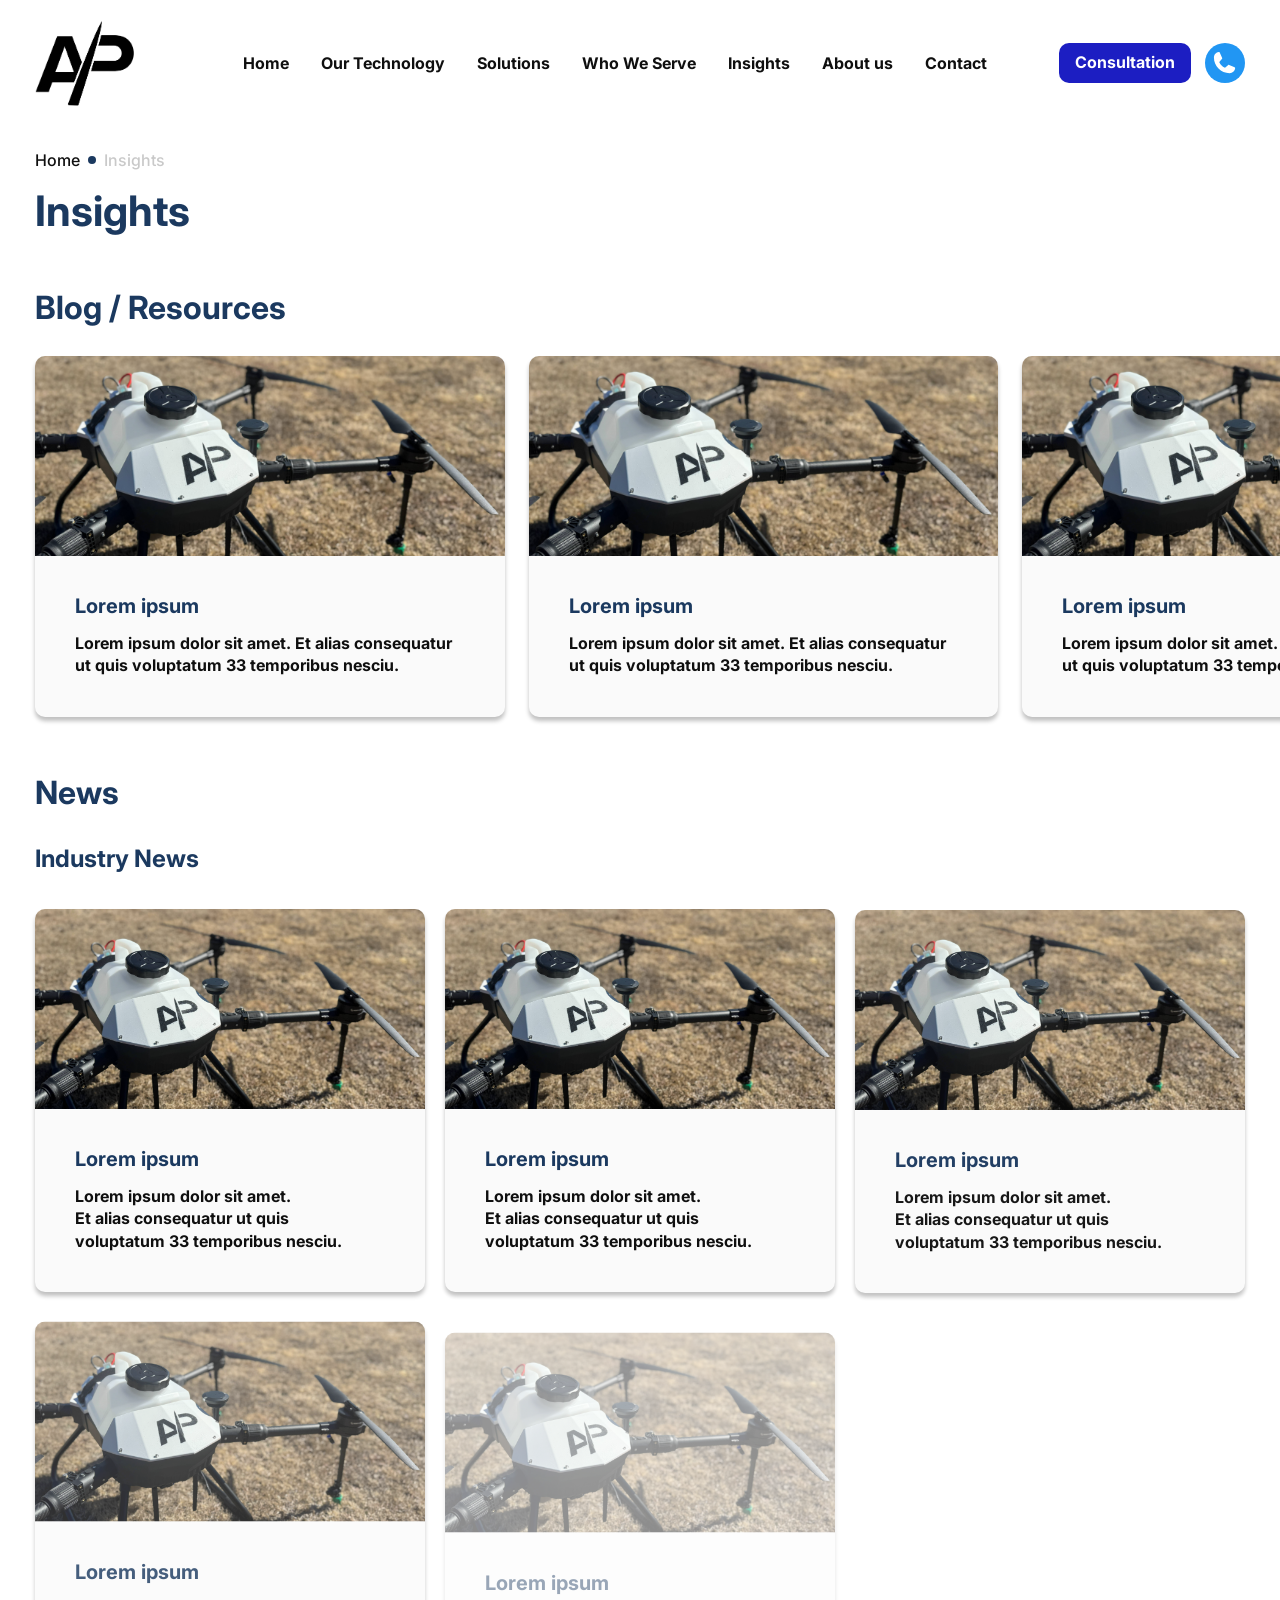
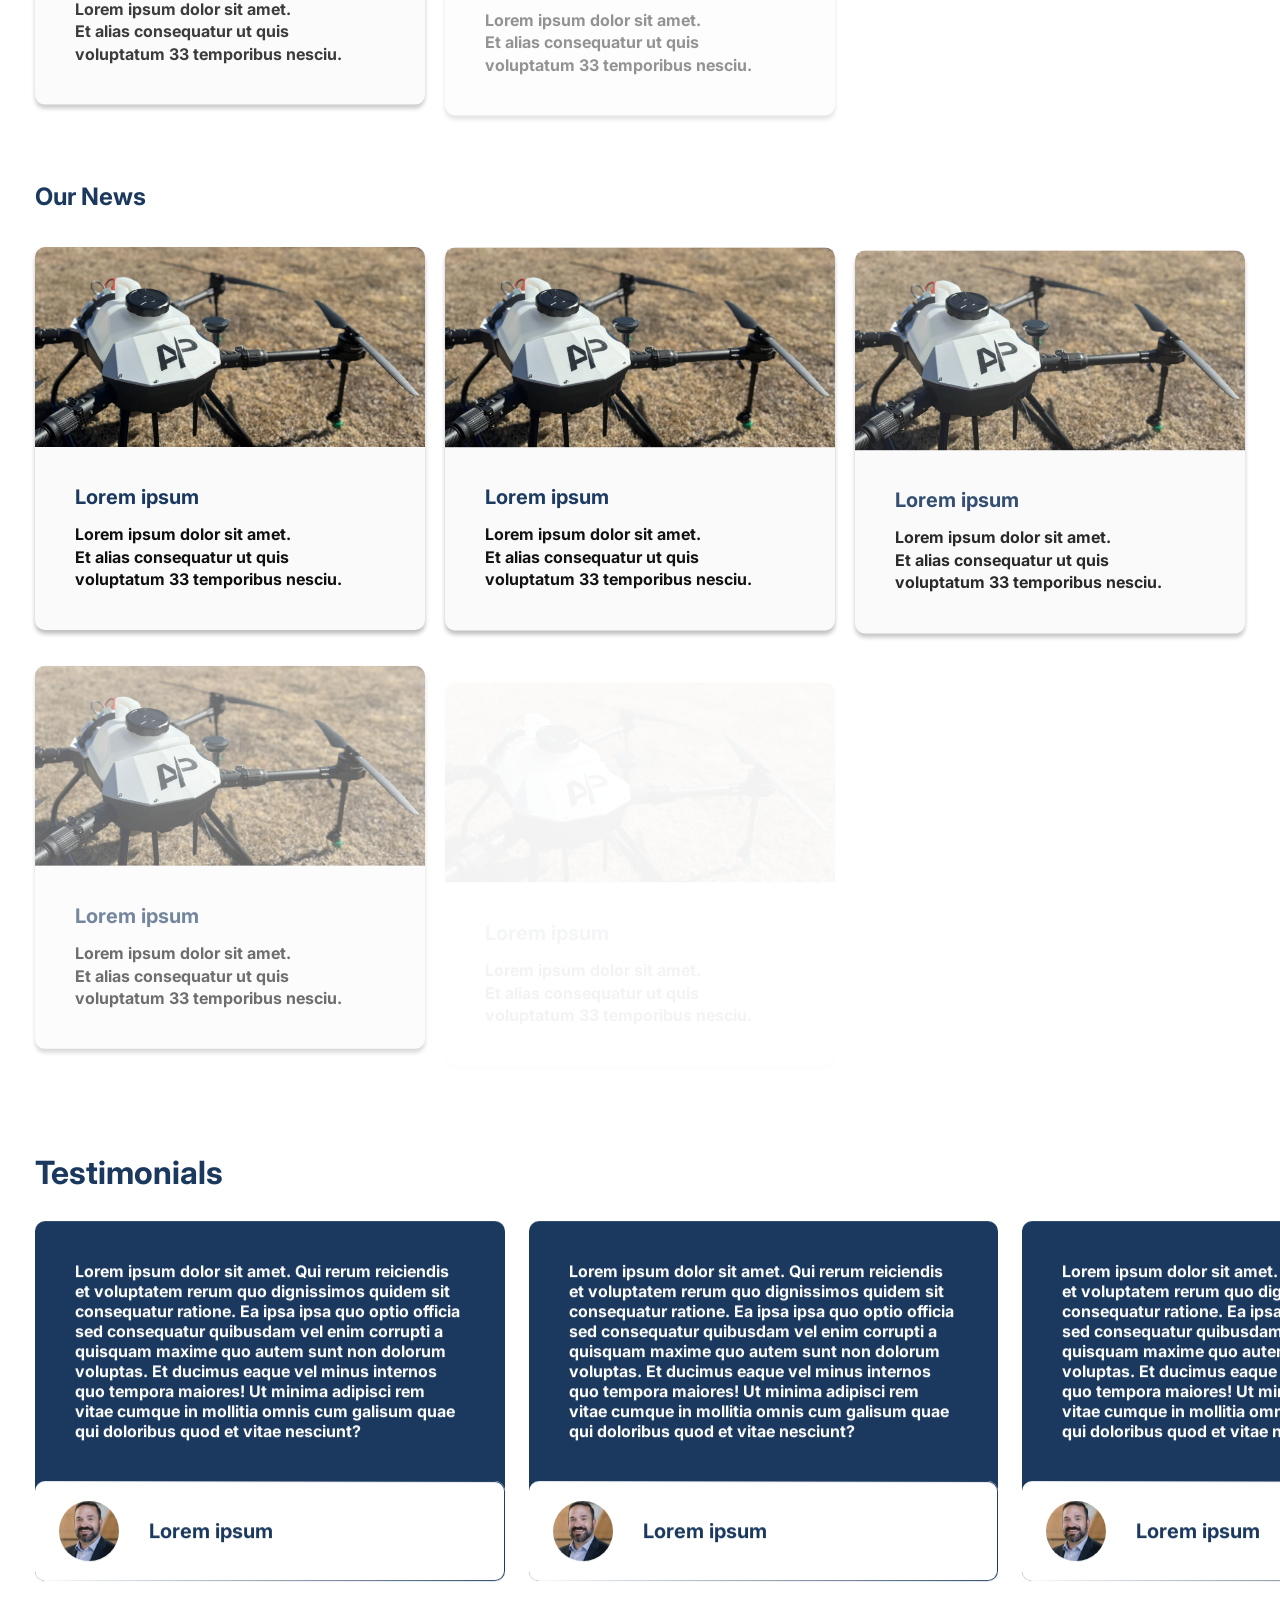
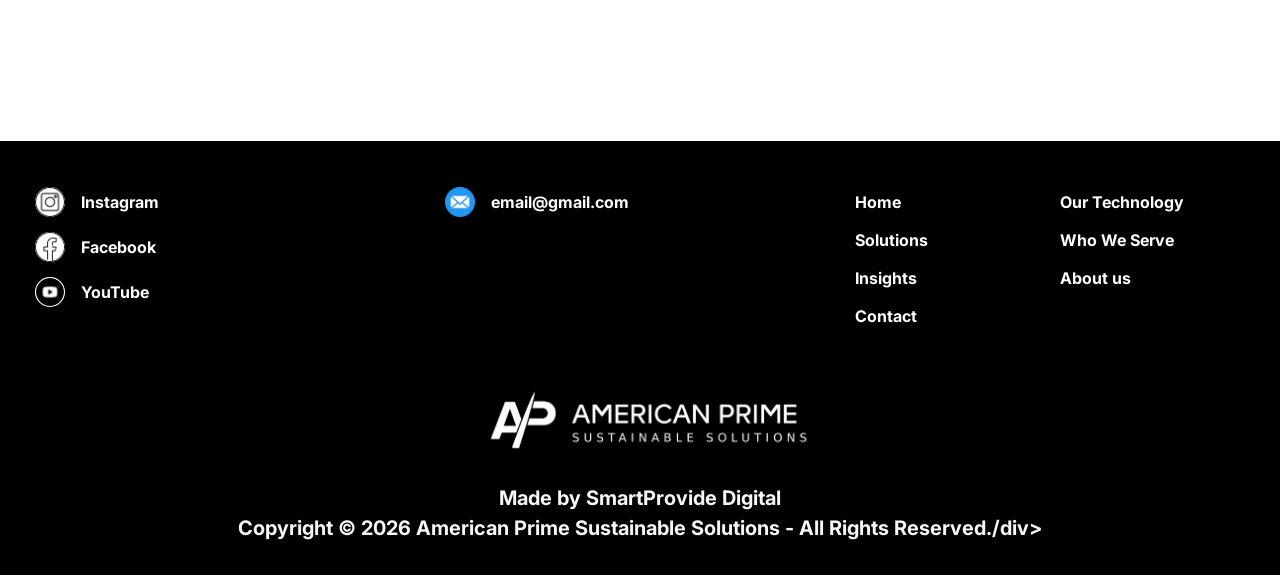
<file: insights.html>
<!doctype html>
<html lang="en">
<head>
    <meta charset="UTF-8" />
    <meta name="viewport" content="width=device-width, initial-scale=1.0" />

    <title>AmericanPrime</title>

    <!-- FAVICONS -->
    <link rel="icon" type="image/x-icon" href="./assets/images/favicon/favicon.ico" />
    <link rel="icon" type="image/svg+xml" href="./assets/images/favicon/favicon.svg" />
    <link rel="icon" type="image/png" sizes="96x96" href="./assets/images/favicon/favicon-96x96.png" />
    <link rel="apple-touch-icon" href="./assets/images/favicon/apple-touch-icon.png" />

  <script type="module" crossorigin src="./assets/js/vendor.min.js"></script>
  <script type="module" crossorigin src="./assets/js/main.min2.js"></script>
  <link rel="stylesheet" crossorigin href="./assets/css/style.min.css">
</head>
<body>
    <div class="wrapper" id="main">
        <header class="header" data-anim="fade-up" data-anim-delay="0.3">
            <div class="header__container">
                <a class="header__logo" href="#"><img src="./assets/images/logo.png" alt="AmericanPrime" /></a>
        
                <div class="header__menu menu">
                    <nav class="menu__nav">
                        <ul>
                            <li>
                                <a href="#">Home</a>
                            </li>
                            <li>
                                <a href="#">Our Technology</a>
                            </li>
                            <li class="sub-in">
                                <a href="#">Solutions</a>
                                <div class="menu__arrow">
                                    <svg class="icon">
                                        <use href="./assets/images/sprite.svg#icon-arrow"></use>
                                    </svg>
                                </div>
        
                                <div class="sub-list">
                                    <ul>
                                        <li>
                                            <a href="#">On-Demand Services</a>
                                        </li>
                                        <li>
                                            <a href="#">AP Crop Intelligence</a>
                                        </li>
                                        <li>
                                            <a href="#">AP Drones</a>
                                        </li>
                                    </ul>
                                </div>
                            </li>
                            <li class="sub-in">
                                <a href="#">Who We Serve</a>
                                <div class="menu__arrow">
                                    <svg class="icon">
                                        <use href="./assets/images/sprite.svg#icon-arrow"></use>
                                    </svg>
                                </div>
                                <div class="sub-list">
                                    <ul>
                                        <li>
                                            <a href="#">Farmers & Ranchers</a>
                                        </li>
                                        <li>
                                            <a href="#">Agronomists & Advisors</a>
                                        </li>
                                        <li>
                                            <a href="#">Enterprise & Ag Retail</a>
                                        </li>
                                    </ul>
                                </div>
                            </li>
                            <li>
                                <a href="#">Insights</a>
                            </li>
                            <li>
                                <a href="#">About us</a>
                            </li>
                            <li>
                                <a href="#">Contact</a>
                            </li>
                        </ul>
                    </nav>
        
                    <div class="menu__actions">
                        <button class="menu__btn btn" type="button" data-popup-target="#form-contact">
                            Consultation
                        </button>
                        <a href="tel:111111111" class="menu__link-phone" aria-label="main phone">
                            <svg class="icon">
                                <use href="./assets/images/sprite.svg#icon-phone"></use>
                            </svg>
                        </a>
                    </div>
        
                </div>
        
                <button class="header__burger js-menu-trigger" type="button" aria-label="open menu">
                    <span></span>
                </button>
            </div>
        </header>
        <main class="page page--insights">
            <nav class="breadcrumbs" aria-label="Breadcrumb" data-anim="fade-up" data-anim-delay="0.3">
                <div class="breadcrumbs__container">
                    <ol class="breadcrumbs__list" itemscope itemtype="https://schema.org/BreadcrumbList">
            
                        <li class="breadcrumbs__item" itemprop="itemListElement" itemscope itemtype="https://schema.org/ListItem">
                            <a class="breadcrumbs__link" href="/" itemprop="item">
                                <span itemprop="name">Home</span>
                            </a>
                            <meta itemprop="position" content="1" />
                        </li>
            
            
                        <li class="breadcrumbs__item breadcrumbs__item--current" itemprop="itemListElement" itemscope
                            itemtype="https://schema.org/ListItem">
                            <span class="breadcrumbs__current" itemprop="name" aria-current="page"> Insights</span>
                            <meta itemprop="position" content="2" />
                        </li>
            
                    </ol>
                </div>
            </nav>

            <div class="page-wrap">
                <h1 class="page-title" data-anim="fade-up">Insights
                </h1>
            </div>


            <section class="blog">
                <div class="blog__container">
                    <h2 class="blog__title title" data-anim="fade-up">Blog / Resources</h2>

                    <div class="blog__slider" data-anim="fade-up">
                        <div class="swiper-wrapper">
                            <div class="swiper-slide">
                                <div class="blog-cart">
                                    <div class="blog-cart__img">
                                        <img src="./assets/images/service-bg.png" alt="img">
                                    </div>
                                    <div class="blog-cart__content">
                                        <h3 class="blog-cart__title">Lorem ipsum </h3>

                                        <div class="blog-cart__text">
                                            <p>Lorem ipsum dolor sit amet. Et alias consequatur ut quis voluptatum
                                                33 temporibus nesciu.</p>
                                        </div>
                                    </div>
                                </div>
                            </div>
                            <div class="swiper-slide">
                                <div class="blog-cart">
                                    <div class="blog-cart__img">
                                        <img src="./assets/images/service-bg.png" alt="img">
                                    </div>
                                    <div class="blog-cart__content">
                                        <h3 class="blog-cart__title">Lorem ipsum </h3>

                                        <div class="blog-cart__text">
                                            <p>Lorem ipsum dolor sit amet. Et alias consequatur ut quis voluptatum
                                                33 temporibus nesciu.</p>
                                        </div>
                                    </div>
                                </div>
                            </div>
                            <div class="swiper-slide">
                                <div class="blog-cart">
                                    <div class="blog-cart__img">
                                        <img src="./assets/images/service-bg.png" alt="img">
                                    </div>
                                    <div class="blog-cart__content">
                                        <h3 class="blog-cart__title">Lorem ipsum </h3>

                                        <div class="blog-cart__text">
                                            <p>Lorem ipsum dolor sit amet. Et alias consequatur ut quis voluptatum
                                                33 temporibus nesciu.</p>
                                        </div>
                                    </div>
                                </div>
                            </div>
                            <div class="swiper-slide">
                                <div class="blog-cart">
                                    <div class="blog-cart__img">
                                        <img src="./assets/images/service-bg.png" alt="img">
                                    </div>
                                    <div class="blog-cart__content">
                                        <h3 class="blog-cart__title">Lorem ipsum </h3>

                                        <div class="blog-cart__text">
                                            <p>Lorem ipsum dolor sit amet. Et alias consequatur ut quis voluptatum
                                                33 temporibus nesciu.</p>
                                        </div>
                                    </div>
                                </div>
                            </div>
                        </div>
                        <div class="swiper-scrollbar"></div>
                    </div>
                </div>
            </section>

            <section class="section news">
                <div class="news__container">
                    <h2 class="news__title title" data-anim="fade-up">News</h2>

                    <div class="news__row">
                        <h3 class="news__subtitle" data-anim="fade-up">Industry News</h3>

                        <ul class="news__list" data-anim-stagger="true">
                            <li class="news__item">
                                <div class="blog-cart">
                                    <div class="blog-cart__img">
                                        <img src="./assets/images/service-bg.png" alt="img">
                                    </div>
                                    <div class="blog-cart__content">
                                        <h3 class="blog-cart__title">Lorem ipsum </h3>

                                        <div class="blog-cart__text">
                                            <p>Lorem ipsum dolor sit amet. Et alias consequatur ut quis voluptatum
                                                33 temporibus nesciu.</p>
                                        </div>
                                    </div>
                                </div>
                            </li>
                            <li class="news__item">
                                <div class="blog-cart">
                                    <div class="blog-cart__img">
                                        <img src="./assets/images/service-bg.png" alt="img">
                                    </div>
                                    <div class="blog-cart__content">
                                        <h3 class="blog-cart__title">Lorem ipsum </h3>

                                        <div class="blog-cart__text">
                                            <p>Lorem ipsum dolor sit amet. Et alias consequatur ut quis voluptatum
                                                33 temporibus nesciu.</p>
                                        </div>
                                    </div>
                                </div>
                            </li>
                            <li class="news__item">
                                <div class="blog-cart">
                                    <div class="blog-cart__img">
                                        <img src="./assets/images/service-bg.png" alt="img">
                                    </div>
                                    <div class="blog-cart__content">
                                        <h3 class="blog-cart__title">Lorem ipsum </h3>

                                        <div class="blog-cart__text">
                                            <p>Lorem ipsum dolor sit amet. Et alias consequatur ut quis voluptatum
                                                33 temporibus nesciu.</p>
                                        </div>
                                    </div>
                                </div>
                            </li>
                            <li class="news__item">
                                <div class="blog-cart">
                                    <div class="blog-cart__img">
                                        <img src="./assets/images/service-bg.png" alt="img">
                                    </div>
                                    <div class="blog-cart__content">
                                        <h3 class="blog-cart__title">Lorem ipsum </h3>

                                        <div class="blog-cart__text">
                                            <p>Lorem ipsum dolor sit amet. Et alias consequatur ut quis voluptatum
                                                33 temporibus nesciu.</p>
                                        </div>
                                    </div>
                                </div>
                            </li>
                            <li class="news__item">
                                <div class="blog-cart">
                                    <div class="blog-cart__img">
                                        <img src="./assets/images/service-bg.png" alt="img">
                                    </div>
                                    <div class="blog-cart__content">
                                        <h3 class="blog-cart__title">Lorem ipsum </h3>

                                        <div class="blog-cart__text">
                                            <p>Lorem ipsum dolor sit amet. Et alias consequatur ut quis voluptatum
                                                33 temporibus nesciu.</p>
                                        </div>
                                    </div>
                                </div>
                            </li>
                            <li class="news__item">
                                <div class="blog-cart">
                                    <div class="blog-cart__img">
                                        <img src="./assets/images/service-bg.png" alt="img">
                                    </div>
                                    <div class="blog-cart__content">
                                        <h3 class="blog-cart__title">Lorem ipsum </h3>

                                        <div class="blog-cart__text">
                                            <p>Lorem ipsum dolor sit amet. Et alias consequatur ut quis voluptatum
                                                33 temporibus nesciu.</p>
                                        </div>
                                    </div>
                                </div>
                            </li>
                        </ul>
                    </div>
                    <div class="news__row">
                        <h3 class="news__subtitle" data-anim="fade-up">Our News</h3>

                        <ul class="news__list" data-anim-stagger="true">
                            <li class="news__item">
                                <div class="blog-cart">
                                    <div class="blog-cart__img">
                                        <img src="./assets/images/service-bg.png" alt="img">
                                    </div>
                                    <div class="blog-cart__content">
                                        <h3 class="blog-cart__title">Lorem ipsum </h3>

                                        <div class="blog-cart__text">
                                            <p>Lorem ipsum dolor sit amet. Et alias consequatur ut quis voluptatum
                                                33 temporibus nesciu.</p>
                                        </div>
                                    </div>
                                </div>
                            </li>
                            <li class="news__item">
                                <div class="blog-cart">
                                    <div class="blog-cart__img">
                                        <img src="./assets/images/service-bg.png" alt="img">
                                    </div>
                                    <div class="blog-cart__content">
                                        <h3 class="blog-cart__title">Lorem ipsum </h3>

                                        <div class="blog-cart__text">
                                            <p>Lorem ipsum dolor sit amet. Et alias consequatur ut quis voluptatum
                                                33 temporibus nesciu.</p>
                                        </div>
                                    </div>
                                </div>
                            </li>
                            <li class="news__item">
                                <div class="blog-cart">
                                    <div class="blog-cart__img">
                                        <img src="./assets/images/service-bg.png" alt="img">
                                    </div>
                                    <div class="blog-cart__content">
                                        <h3 class="blog-cart__title">Lorem ipsum </h3>

                                        <div class="blog-cart__text">
                                            <p>Lorem ipsum dolor sit amet. Et alias consequatur ut quis voluptatum
                                                33 temporibus nesciu.</p>
                                        </div>
                                    </div>
                                </div>
                            </li>
                            <li class="news__item">
                                <div class="blog-cart">
                                    <div class="blog-cart__img">
                                        <img src="./assets/images/service-bg.png" alt="img">
                                    </div>
                                    <div class="blog-cart__content">
                                        <h3 class="blog-cart__title">Lorem ipsum </h3>

                                        <div class="blog-cart__text">
                                            <p>Lorem ipsum dolor sit amet. Et alias consequatur ut quis voluptatum
                                                33 temporibus nesciu.</p>
                                        </div>
                                    </div>
                                </div>
                            </li>
                            <li class="news__item">
                                <div class="blog-cart">
                                    <div class="blog-cart__img">
                                        <img src="./assets/images/service-bg.png" alt="img">
                                    </div>
                                    <div class="blog-cart__content">
                                        <h3 class="blog-cart__title">Lorem ipsum </h3>

                                        <div class="blog-cart__text">
                                            <p>Lorem ipsum dolor sit amet. Et alias consequatur ut quis voluptatum
                                                33 temporibus nesciu.</p>
                                        </div>
                                    </div>
                                </div>
                            </li>
                            <li class="news__item">
                                <div class="blog-cart">
                                    <div class="blog-cart__img">
                                        <img src="./assets/images/service-bg.png" alt="img">
                                    </div>
                                    <div class="blog-cart__content">
                                        <h3 class="blog-cart__title">Lorem ipsum </h3>

                                        <div class="blog-cart__text">
                                            <p>Lorem ipsum dolor sit amet. Et alias consequatur ut quis voluptatum
                                                33 temporibus nesciu.</p>
                                        </div>
                                    </div>
                                </div>
                            </li>
                        </ul>
                    </div>
                </div>
            </section>

            <section class="section testimonials">
                <div class="testimonials__container">
                    <h2 class="testimonials__title title" data-anim="fade-up">Testimonials</h2>

                    <div class="testimonials__slider" data-anim="fade-up">
                        <div class="swiper-wrapper">
                            <div class="swiper-slide">
                                <div class="testimonials-cart">
                                    <div class="testimonials-cart__text">
                                        <p>Lorem ipsum dolor sit amet. Qui rerum reiciendis et voluptatem rerum quo
                                            dignissimos quidem sit consequatur ratione. Ea ipsa ipsa quo optio officia
                                            sed consequatur quibusdam vel enim corrupti a quisquam maxime quo autem sunt
                                            non dolorum voluptas. Et ducimus eaque vel minus internos quo tempora
                                            maiores! Ut minima adipisci rem vitae cumque in mollitia omnis cum galisum
                                            quae qui doloribus quod et vitae nesciunt?</p>
                                    </div>

                                    <div class="testimonials-cart__info">
                                        <div class="testimonials-cart__user">
                                            <img src="./assets/images/users/01.jpg" alt="user">
                                        </div>
                                        <div class="testimonials-cart__name">Lorem ipsum</div>
                                    </div>
                                </div>
                            </div>
                            <div class="swiper-slide">
                                <div class="testimonials-cart">
                                    <div class="testimonials-cart__text">
                                        <p>Lorem ipsum dolor sit amet. Qui rerum reiciendis et voluptatem rerum quo
                                            dignissimos quidem sit consequatur ratione. Ea ipsa ipsa quo optio officia
                                            sed consequatur quibusdam vel enim corrupti a quisquam maxime quo autem sunt
                                            non dolorum voluptas. Et ducimus eaque vel minus internos quo tempora
                                            maiores! Ut minima adipisci rem vitae cumque in mollitia omnis cum galisum
                                            quae qui doloribus quod et vitae nesciunt?</p>
                                    </div>

                                    <div class="testimonials-cart__info">
                                        <div class="testimonials-cart__user">
                                            <img src="./assets/images/users/01.jpg" alt="user">
                                        </div>
                                        <div class="testimonials-cart__name">Lorem ipsum</div>
                                    </div>
                                </div>
                            </div>
                            <div class="swiper-slide">
                                <div class="testimonials-cart">
                                    <div class="testimonials-cart__text">
                                        <p>Lorem ipsum dolor sit amet. Qui rerum reiciendis et voluptatem rerum quo
                                            dignissimos quidem sit consequatur ratione. Ea ipsa ipsa quo optio officia
                                            sed consequatur quibusdam vel enim corrupti a quisquam maxime quo autem sunt
                                            non dolorum voluptas. Et ducimus eaque vel minus internos quo tempora
                                            maiores! Ut minima adipisci rem vitae cumque in mollitia omnis cum galisum
                                            quae qui doloribus quod et vitae nesciunt?</p>
                                    </div>

                                    <div class="testimonials-cart__info">
                                        <div class="testimonials-cart__user">
                                            <img src="./assets/images/users/01.jpg" alt="user">
                                        </div>
                                        <div class="testimonials-cart__name">Lorem ipsum</div>
                                    </div>
                                </div>
                            </div>
                            <div class="swiper-slide">
                                <div class="testimonials-cart">
                                    <div class="testimonials-cart__text">
                                        <p>Lorem ipsum dolor sit amet. Qui rerum reiciendis et voluptatem rerum quo
                                            dignissimos quidem sit consequatur ratione. Ea ipsa ipsa quo optio officia
                                            sed consequatur quibusdam vel enim corrupti a quisquam maxime quo autem sunt
                                            non dolorum voluptas. Et ducimus eaque vel minus internos quo tempora
                                            maiores! Ut minima adipisci rem vitae cumque in mollitia omnis cum galisum
                                            quae qui doloribus quod et vitae nesciunt?</p>
                                    </div>

                                    <div class="testimonials-cart__info">
                                        <div class="testimonials-cart__user">
                                            <img src="./assets/images/users/01.jpg" alt="user">
                                        </div>
                                        <div class="testimonials-cart__name">Lorem ipsum</div>
                                    </div>
                                </div>
                            </div>
                        </div>
                        <div class="swiper-scrollbar"></div>
                    </div>
                </div>
            </section>
        </main>

        <footer class="footer">
            <div class="footer__container">
                <div class="footer__row">
                    <div class="footer__social social">
                        <ul class="social__list">
                            <li class="social__item">
                                <a href="#" class="social__link" aria-label="Instagram" target="_blank" rel="noopener">
                                    <span class="social__icon">
                                        <svg width="30" height="30" viewBox="0 0 30 30" fill="none"
                                            xmlns="http://www.w3.org/2000/svg" xmlns:xlink="http://www.w3.org/1999/xlink">
                                            <rect width="30" height="30" rx="15" fill="white" />
                                            <rect width="30" height="30" rx="15" fill="url(#pattern0_127_226)" />
                                            <defs>
                                                <pattern id="pattern0_127_226" patternContentUnits="objectBoundingBox" width="1"
                                                    height="1">
                                                    <use xlink:href="#image0_127_226" transform="scale(0.00195312)" />
                                                </pattern>
                                                <image id="image0_127_226" width="512" height="512" preserveAspectRatio="none"
                                                    xlink:href="[data-uri]" />
                                            </defs>
                                        </svg>
                                    </span>
                                    <span class="social__text">Instagram</span>
                                </a>
        
        
                            </li>
                            <li class="social__item"> <a href="#" class="social__link" aria-label="Facebook" target="_blank"
                                    rel="noopener">
                                    <span class="social__icon">
                                        <svg width="30" height="30" viewBox="0 0 30 30" fill="none"
                                            xmlns="http://www.w3.org/2000/svg" xmlns:xlink="http://www.w3.org/1999/xlink">
                                            <rect width="30" height="30" rx="15" fill="white" />
                                            <rect width="30" height="30" rx="15" fill="url(#pattern0_127_225)" />
                                            <defs>
                                                <pattern id="pattern0_127_225" patternContentUnits="objectBoundingBox" width="1"
                                                    height="1">
                                                    <use xlink:href="#image0_127_225" transform="scale(0.00195312)" />
                                                </pattern>
                                                <image id="image0_127_225" width="512" height="512" preserveAspectRatio="none"
                                                    xlink:href="[data-uri]" />
                                            </defs>
                                        </svg>
        
                                    </span>
                                    <span class="social__text">Facebook</span>
                                </a>
                            </li>
                            <li class="social__item"> <a href="#" class="social__link" aria-label="YouTube" target="_blank"
                                    rel="noopener">
                                    <span class="social__icon">
                                        <svg width="29" height="29" viewBox="0 0 29 29" fill="none"
                                            xmlns="http://www.w3.org/2000/svg" xmlns:xlink="http://www.w3.org/1999/xlink">
                                            <rect x="0.5" y="0.5" width="28" height="28" rx="14" fill="white" />
                                            <rect x="0.5" y="0.5" width="28" height="28" rx="14"
                                                fill="url(#pattern0_127_227)" />
                                            <rect x="0.5" y="0.5" width="28" height="28" rx="14" stroke="white" />
                                            <defs>
                                                <pattern id="pattern0_127_227" patternContentUnits="objectBoundingBox" width="1"
                                                    height="1">
                                                    <use xlink:href="#image0_127_227" transform="scale(0.00195312)" />
                                                </pattern>
                                                <image id="image0_127_227" width="512" height="512" preserveAspectRatio="none"
                                                    xlink:href="[data-uri]" />
                                            </defs>
                                        </svg>
                                    </span>
                                    <span class="social__text">YouTube</span>
                                </a>
                            </li>
                        </ul>
                    </div>
        
        
                    <div class="footer__contacts contacts">
                        <ul class="contacts__list">
                            <li class="contacts__item">
                                <a class="contacts__link" href="mailto:essentials.dp@gmail.com">
                                    <span class="contacts__icon">
                                        <svg width="40" height="40" viewBox="0 0 40 40" fill="none"
                                            xmlns="http://www.w3.org/2000/svg" xmlns:xlink="http://www.w3.org/1999/xlink">
                                            <rect width="40" height="40" fill="url(#pattern0_50_588)" />
                                            <defs>
                                                <pattern id="pattern0_50_588" patternContentUnits="objectBoundingBox" width="1"
                                                    height="1">
                                                    <use xlink:href="#image0_50_588" transform="scale(0.00195312)" />
                                                </pattern>
                                                <image id="image0_50_588" width="512" height="512" preserveAspectRatio="none"
                                                    xlink:href="[data-uri]" />
                                            </defs>
                                        </svg>
        
                                    </span>
                                    <span class="contacts__text">
                                        email@gmail.com
                                    </span>
                                </a>
                            </li>
                        </ul>
                    </div>
        
                    <nav class="footer__nav">
                        <ul class="footer__list">
                            <li>
                                <a href="#">Home</a>
                            </li>
                            <li>
                                <a href="#">Our Technology</a>
                            </li>
                            <li>
                                <a href="#">Solutions</a>
                            </li>
                            <li>
                                <a href="#">Who We Serve</a>
                            </li>
                            <li>
                                <a href="#">Insights</a>
                            </li>
                            <li>
                                <a href="#">About us</a>
                            </li>
                            <li>
                                <a href="#">Contact</a>
                            </li>
                        </ul>
                    </nav>
                </div>
        
                <div class="footer__bottom">
                    <a href="#" class="footer__logo"><img src="./assets/images/logo-footer.png" alt="AmericanPrime" /></a>
        
                    <div class="footer__copyright">Made by SmartProvide Digital<br>
                        Copyright © 2026 American Prime Sustainable Solutions - All Rights Reserved./div>
                    </div>
                </div>
        </footer>    </div>
    <div id="form-contact" class="popup" aria-hidden="true">
        <div class="popup__wrapper">
    
            <div class="popup__content">
                <button class="popup__close close-popup" data-close-popup aria-label="Close" type="button"></button>
    
                <div class="popup__body">
                    <h2 class="popup__title">
                        Are you
                    </h2>
    
                    <form action="">
                        <div class="radio-fieldset__grid">
                            <label class="custom-radio">
                                <input type="radio" name="primary_role" value="farmer-ranchers" class="custom-radio__input"
                                    checked>
                                <span class="custom-radio__box"></span>
                                <span class="custom-radio__text">farmer/ranchers</span>
                            </label>
    
                            <label class="custom-radio">
                                <input type="radio" name="primary_role" value="enterprise-advisor"
                                    class="custom-radio__input">
                                <span class="custom-radio__box"></span>
                                <span class="custom-radio__text">enterprise/advisor</span>
                            </label>
    
                            <label class="custom-radio">
                                <input type="radio" name="primary_role" value="other" class="custom-radio__input">
                                <span class="custom-radio__box"></span>
                                <span class="custom-radio__text">Other</span>
                            </label>
                        </div>
                        <div class="form-group">
                            <input class="form-input" type="text" name="" id="name" required placeholder="Name">
                        </div>
                        <div class="form-group">
                            <input class="form-input" type="text" name="" id="farm-size" required placeholder="Farm size">
                            <div class="form-info">for enterprise/advisor instead of farm size - company name</div>
                        </div>
    
                        <div class="form-group">
                            <input class="form-input" type="email" name="" id="email" required placeholder="Email">
                        </div>
                        <div class="form-group">
                            <input class="form-input" type="text" name="" id="phone" required placeholder="Phone">
                        </div>
    
                        <button class="btn" type="submit">Send</button>
                    </form>
                </div>
            </div>
    
        </div>
    </div>
    
    <div id="form-success" class="popup" aria-hidden="true">
        <div class="popup__wrapper">
    
            <div class="popup__content">
                <button class="popup__close close-popup" data-close-popup aria-label="Close" type="button"></button>
    
                <div class="popup__body">
                    <h2 class="popup__title">
                        Дякуємо!
                    </h2>
                    <div class="popup__text">
                        <p>Ми звʼяжемось з вами протягом 24 годин</p>
                    </div>
                    <button class="btn" type="button" data-close-popup>Ок
                    </button>
                </div>
            </div>
        </div>
    </div></body>

</html>
</file>
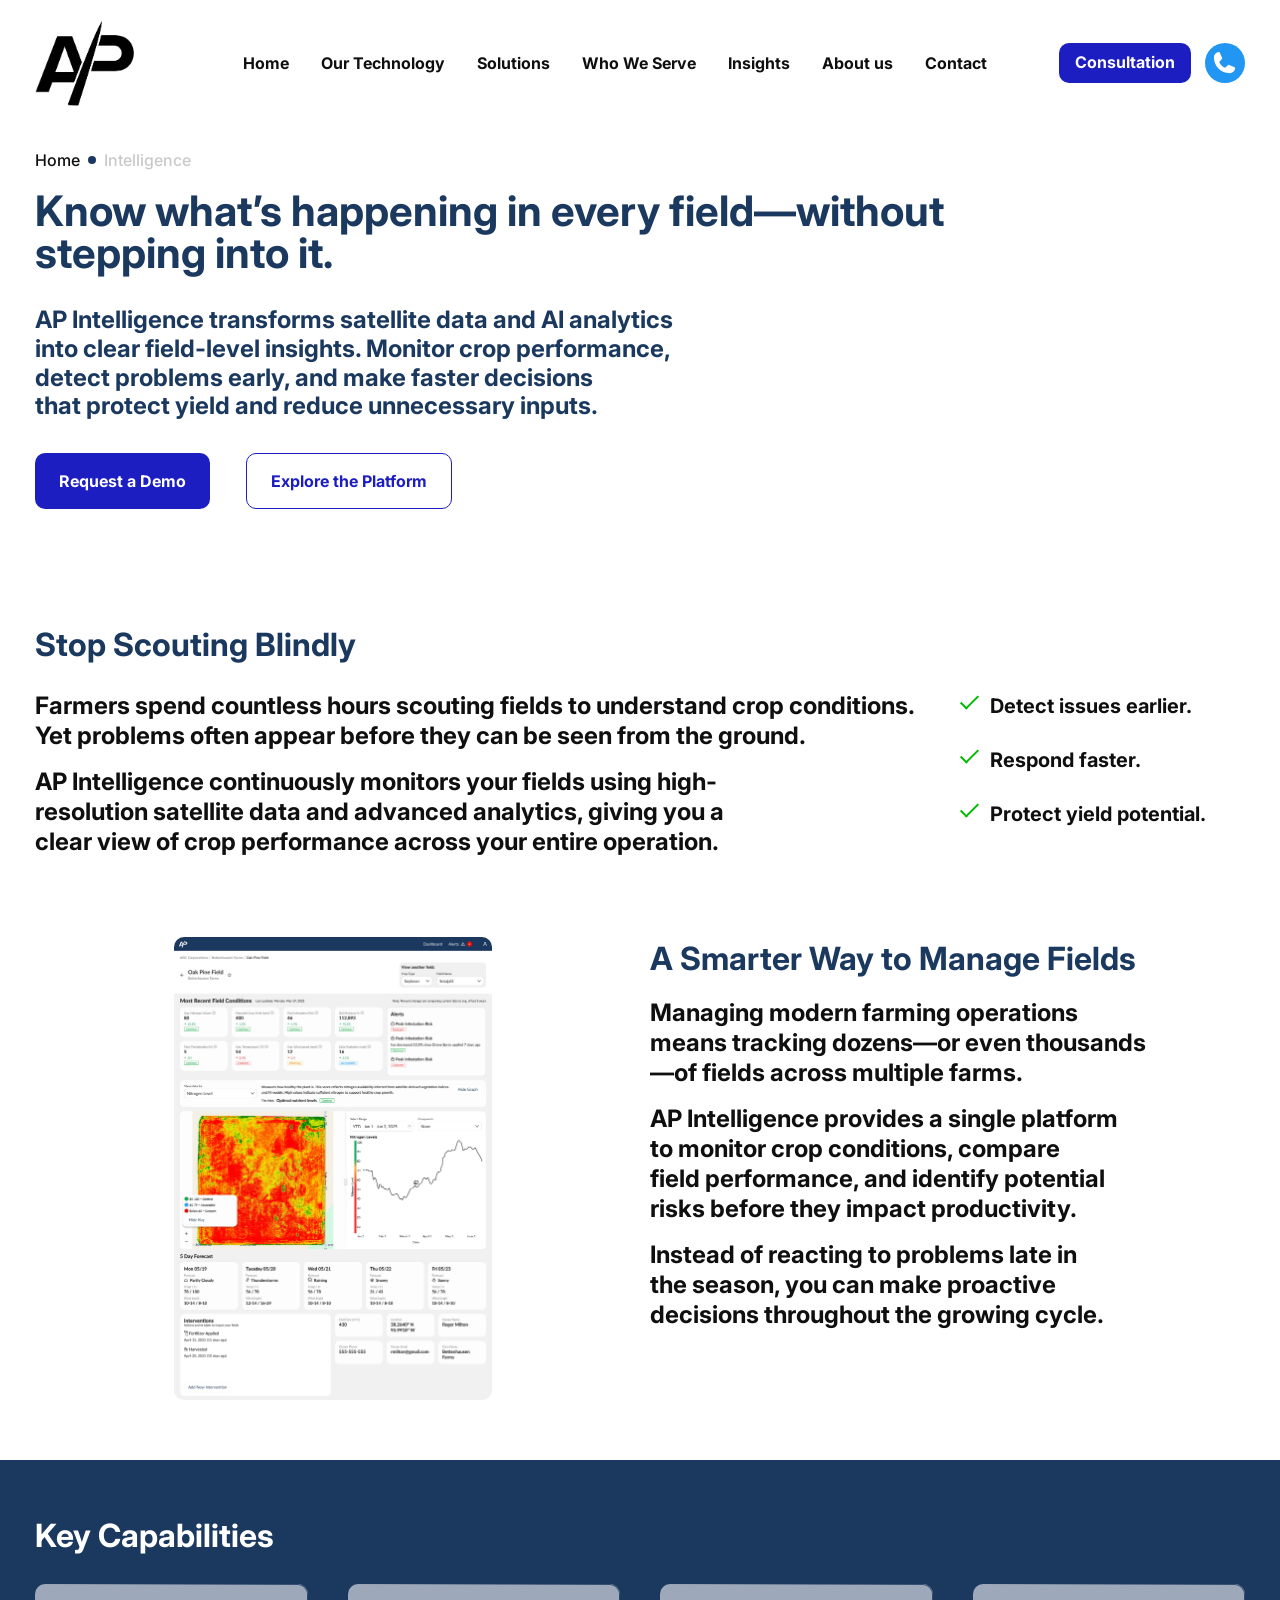
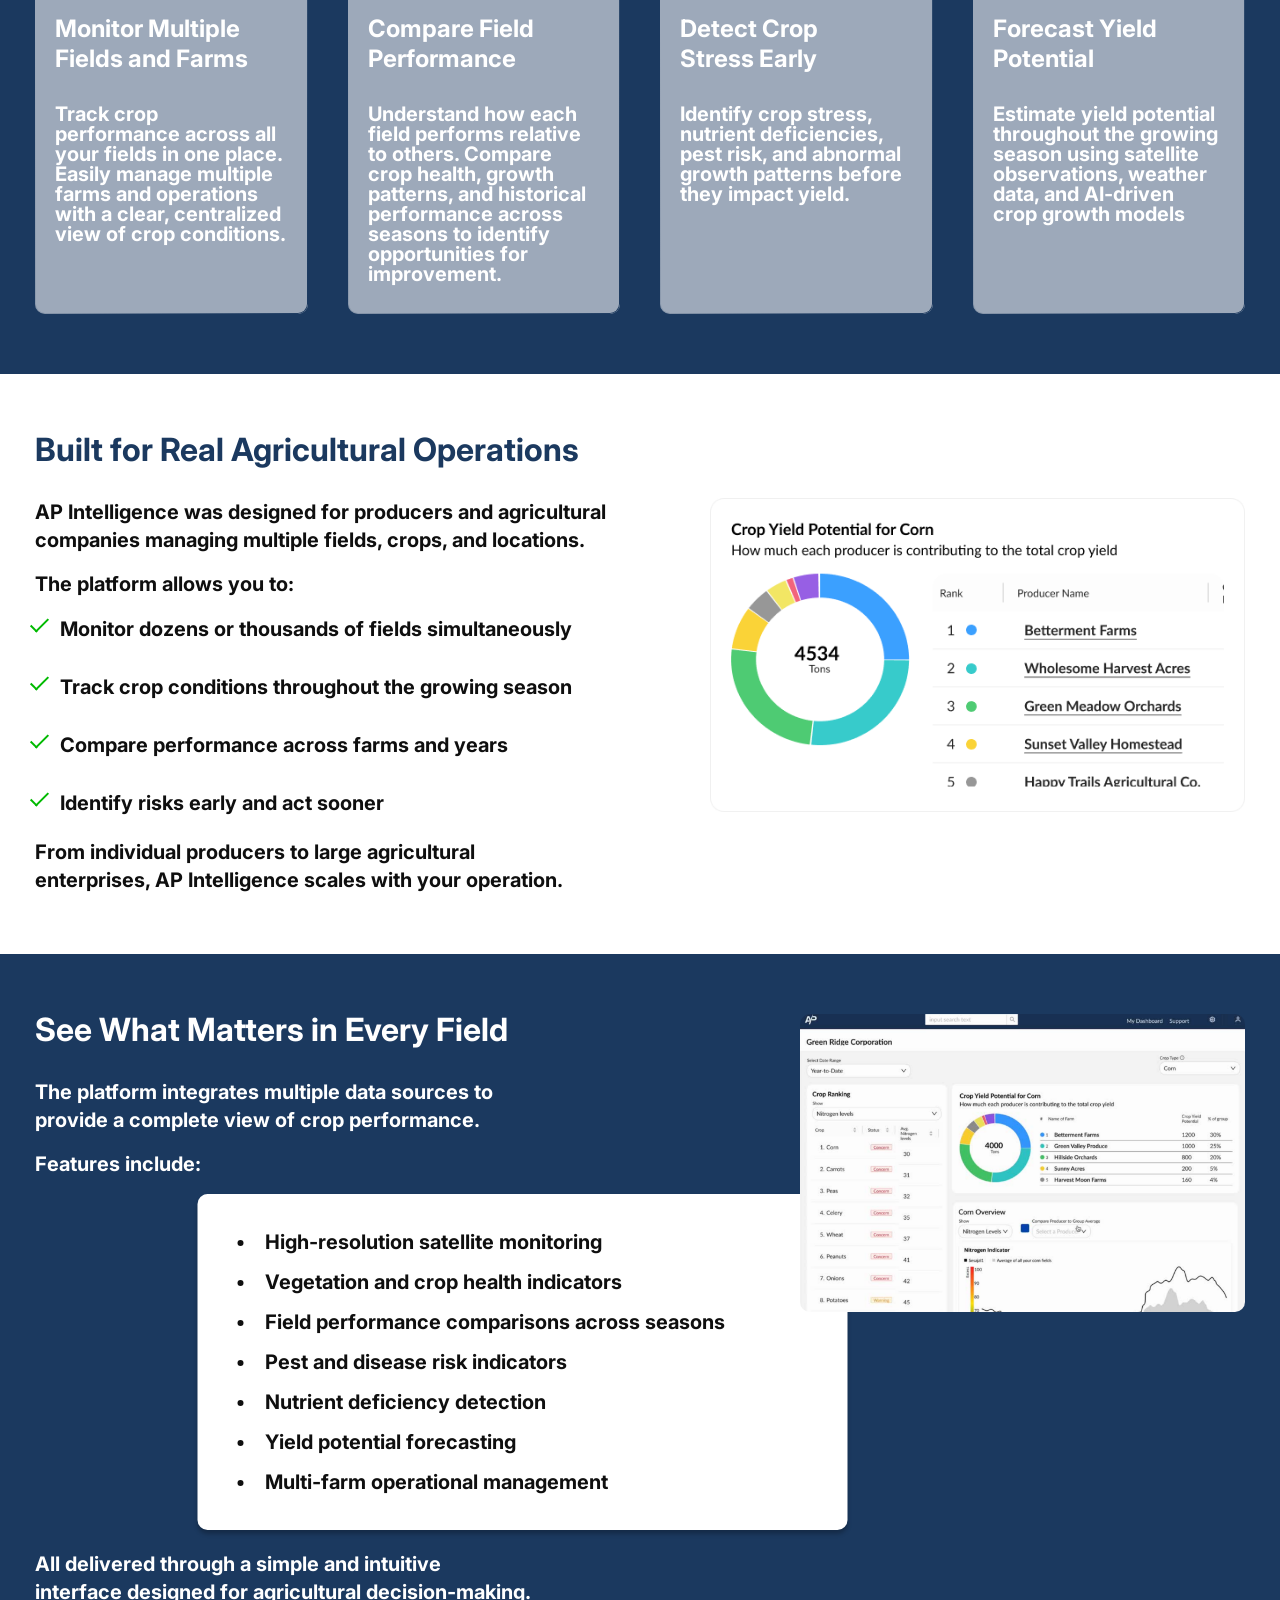
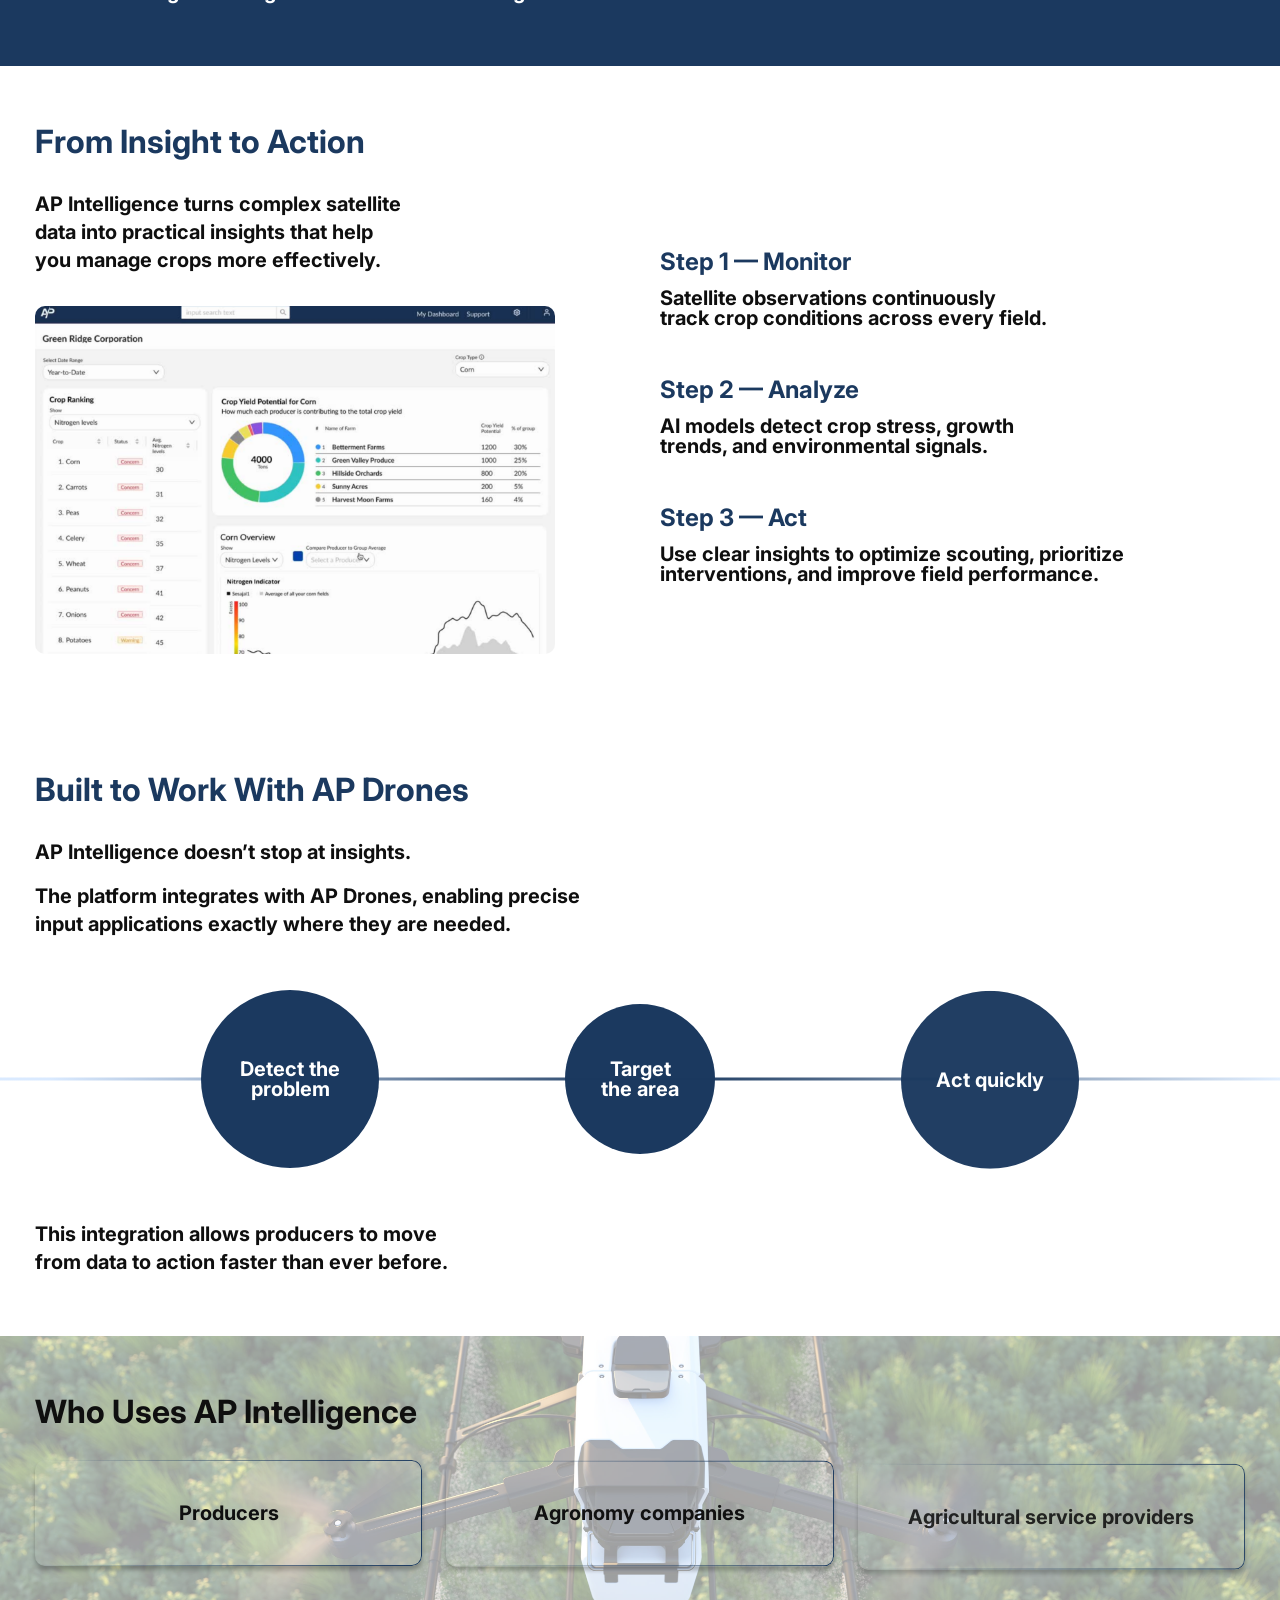
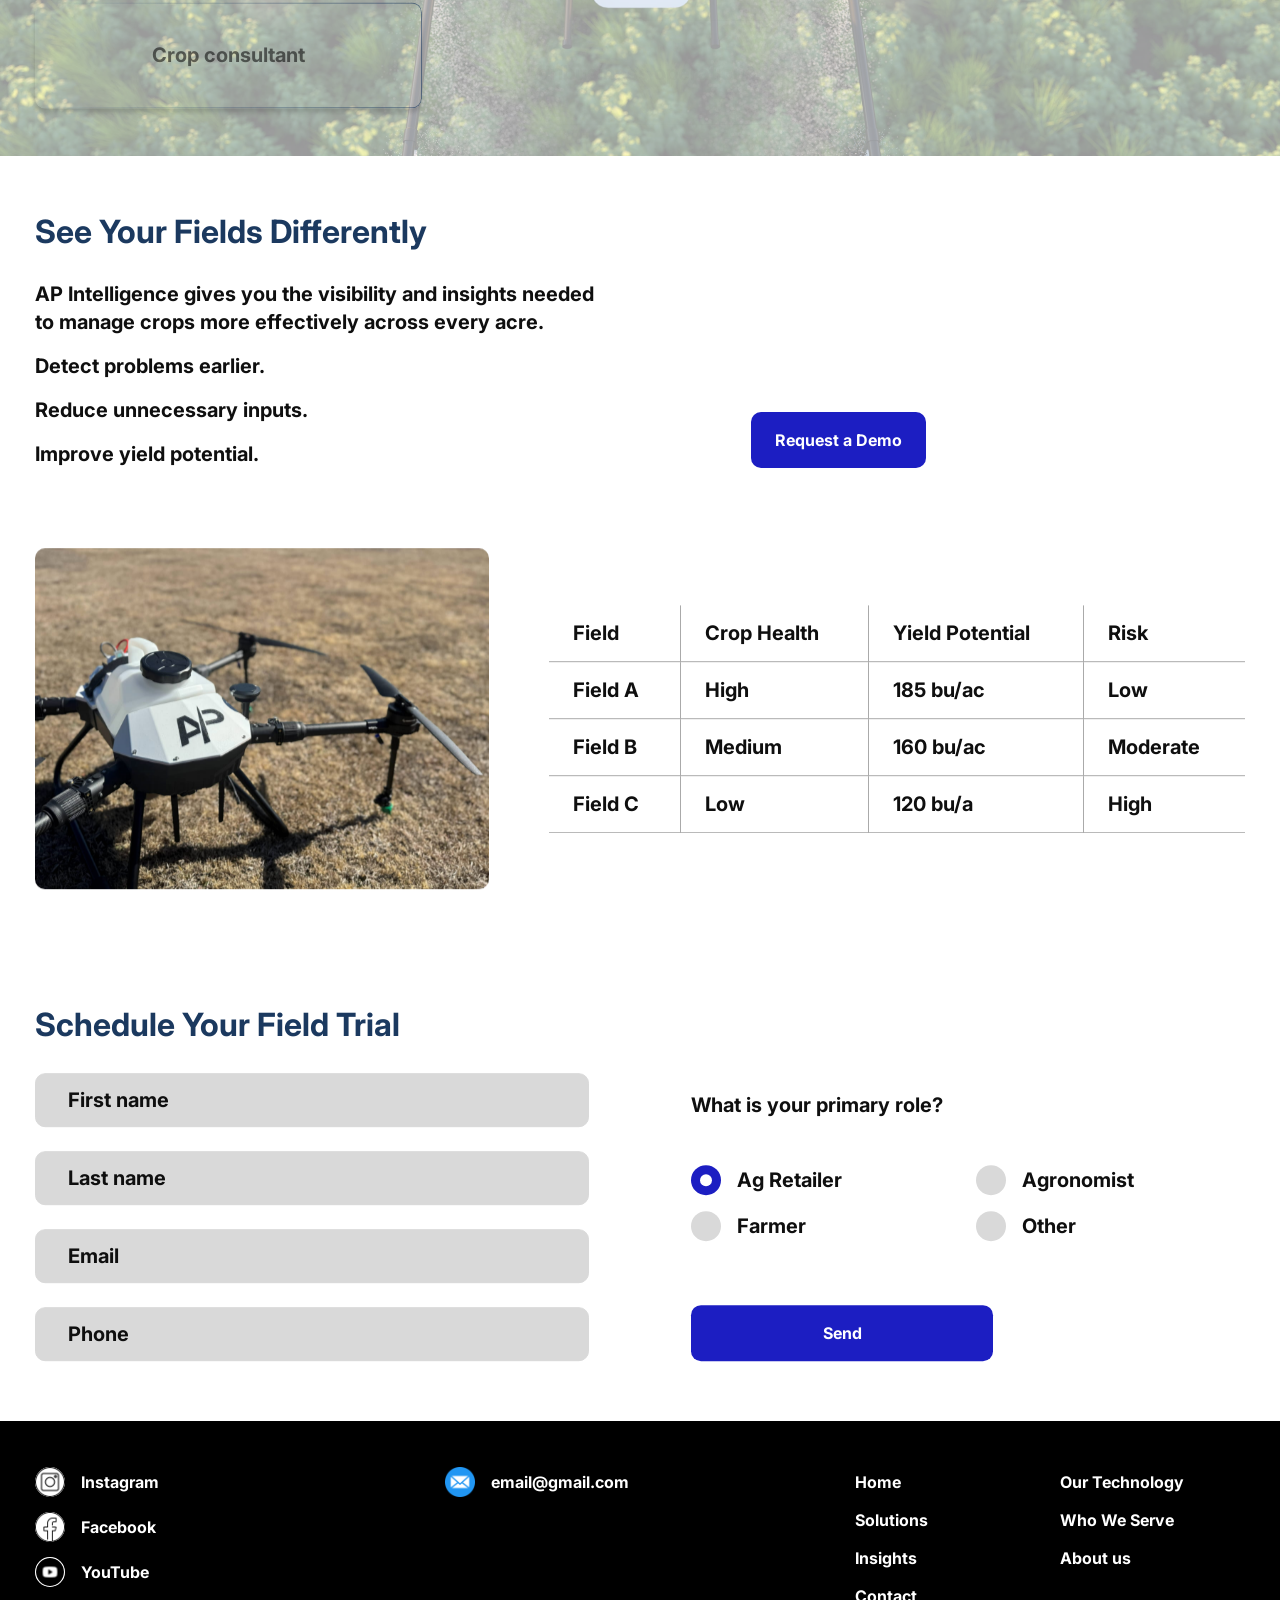
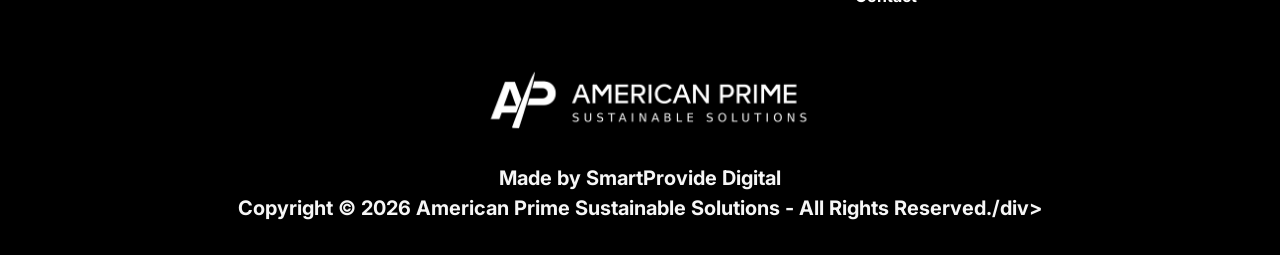
<file: intelligence.html>
<!doctype html>
<html lang="en">
<head>
    <meta charset="UTF-8" />
    <meta name="viewport" content="width=device-width, initial-scale=1.0" />

    <title>AmericanPrime</title>

    <!-- FAVICONS -->
    <link rel="icon" type="image/x-icon" href="./assets/images/favicon/favicon.ico" />
    <link rel="icon" type="image/svg+xml" href="./assets/images/favicon/favicon.svg" />
    <link rel="icon" type="image/png" sizes="96x96" href="./assets/images/favicon/favicon-96x96.png" />
    <link rel="apple-touch-icon" href="./assets/images/favicon/apple-touch-icon.png" />

  <script type="module" crossorigin src="./assets/js/vendor.min.js"></script>
  <script type="module" crossorigin src="./assets/js/main.min2.js"></script>
  <link rel="stylesheet" crossorigin href="./assets/css/style.min.css">
</head>
<body>
    <div class="wrapper" id="main">
        <header class="header" data-anim="fade-up" data-anim-delay="0.3">
            <div class="header__container">
                <a class="header__logo" href="#"><img src="./assets/images/logo.png" alt="AmericanPrime" /></a>
        
                <div class="header__menu menu">
                    <nav class="menu__nav">
                        <ul>
                            <li>
                                <a href="#">Home</a>
                            </li>
                            <li>
                                <a href="#">Our Technology</a>
                            </li>
                            <li class="sub-in">
                                <a href="#">Solutions</a>
                                <div class="menu__arrow">
                                    <svg class="icon">
                                        <use href="./assets/images/sprite.svg#icon-arrow"></use>
                                    </svg>
                                </div>
        
                                <div class="sub-list">
                                    <ul>
                                        <li>
                                            <a href="#">On-Demand Services</a>
                                        </li>
                                        <li>
                                            <a href="#">AP Crop Intelligence</a>
                                        </li>
                                        <li>
                                            <a href="#">AP Drones</a>
                                        </li>
                                    </ul>
                                </div>
                            </li>
                            <li class="sub-in">
                                <a href="#">Who We Serve</a>
                                <div class="menu__arrow">
                                    <svg class="icon">
                                        <use href="./assets/images/sprite.svg#icon-arrow"></use>
                                    </svg>
                                </div>
                                <div class="sub-list">
                                    <ul>
                                        <li>
                                            <a href="#">Farmers & Ranchers</a>
                                        </li>
                                        <li>
                                            <a href="#">Agronomists & Advisors</a>
                                        </li>
                                        <li>
                                            <a href="#">Enterprise & Ag Retail</a>
                                        </li>
                                    </ul>
                                </div>
                            </li>
                            <li>
                                <a href="#">Insights</a>
                            </li>
                            <li>
                                <a href="#">About us</a>
                            </li>
                            <li>
                                <a href="#">Contact</a>
                            </li>
                        </ul>
                    </nav>
        
                    <div class="menu__actions">
                        <button class="menu__btn btn" type="button" data-popup-target="#form-contact">
                            Consultation
                        </button>
                        <a href="tel:111111111" class="menu__link-phone" aria-label="main phone">
                            <svg class="icon">
                                <use href="./assets/images/sprite.svg#icon-phone"></use>
                            </svg>
                        </a>
                    </div>
        
                </div>
        
                <button class="header__burger js-menu-trigger" type="button" aria-label="open menu">
                    <span></span>
                </button>
            </div>
        </header>
        <main class="page page--intelligence">
            <nav class="breadcrumbs" aria-label="Breadcrumb" data-anim="fade-up" data-anim-delay="0.3">
                <div class="breadcrumbs__container">
                    <ol class="breadcrumbs__list" itemscope itemtype="https://schema.org/BreadcrumbList">
            
                        <li class="breadcrumbs__item" itemprop="itemListElement" itemscope itemtype="https://schema.org/ListItem">
                            <a class="breadcrumbs__link" href="/" itemprop="item">
                                <span itemprop="name">Home</span>
                            </a>
                            <meta itemprop="position" content="1" />
                        </li>
            
            
                        <li class="breadcrumbs__item breadcrumbs__item--current" itemprop="itemListElement" itemscope
                            itemtype="https://schema.org/ListItem">
                            <span class="breadcrumbs__current" itemprop="name" aria-current="page"> Intelligence</span>
                            <meta itemprop="position" content="2" />
                        </li>
            
                    </ol>
                </div>
            </nav>
            <div class="intelligence">
                <div class="intelligence__container">
                    <h1 class="intelligence__title page-title" data-anim="fade-up">Know what’s happening in every
                        field—without stepping
                        into it.</h1>
                    <div class="intelligence__text" data-anim="fade-up" data-anim-delay="0.3">
                        <p>AP Intelligence transforms satellite data and AI analytics into clear field-level insights.
                            Monitor crop performance, detect problems early, and make faster decisions that protect
                            yield and reduce unnecessary inputs.</p>
                    </div>
                    <div class="intelligence__actions">
                        <button class="intelligence__btn btn" data-anim="fade-up" data-anim-delay="0.4" type="button"
                            data-popup-target="#form-contact">
                            Request a Demo
                        </button>
                        <a class="intelligence__btn btn btn-border" data-anim="fade-up" data-anim-delay="0.5" href="#">
                            Explore the Platform
                        </a>
                    </div>
                </div>
            </div>

            <section class="section scouting">
                <div class="scouting__container">
                    <h2 class="scouting__title title" data-anim="fade-up">Stop Scouting Blindly</h2>
                    <div class="scouting__top">
                        <div class="scouting__content text-formatted" data-anim="fade-up" data-anim-delay="0.3">
                            <p>
                                Farmers spend countless hours scouting fields to understand crop conditions. Yet
                                problems often
                                appear before they can be seen from the ground.</p>
                            <p>
                                AP Intelligence continuously monitors your fields using high-resolution satellite data
                                and
                                advanced analytics, giving you a clear view of crop performance across your entire
                                operation.</p>

                        </div>
                        <ul class="scouting__list" data-anim-stagger="true">
                            <li class="scouting__item">Detect issues earlier.</li>
                            <li class="scouting__item">Respond faster.</li>
                            <li class="scouting__item">Protect yield potential.</li>
                        </ul>
                    </div>

                    <div class="scouting__wrap">
                        <div class="scouting__img" data-anim="fade-up" data-anim-delay="0.3">
                            <img src="./assets/images/table.jpg" alt="table">
                        </div>

                        <div class="scouting__content text-formatted" data-anim="fade-up" data-anim-delay="0.3">
                            <h2>A Smarter Way to Manage Fields</h2>
                            <p>
                                Managing modern farming operations means tracking dozens—or even thousands—of fields
                                across multiple farms.</p>
                            <p>
                                AP Intelligence provides a single platform to monitor crop conditions, compare field
                                performance, and identify potential risks before they impact productivity.</p>

                            <p> Instead of reacting to problems late in the season, you can make proactive decisions
                                throughout the growing cycle.</p>
                        </div>
                    </div>

                </div>
            </section>

            <section class="section capabilities">
                <div class="capabilities__container">
                    <h2 class="capabilities__title title" data-anim="fade-up">Key Capabilities </h2>
                    <ul class="capabilities__list" data-anim-stagger="true">
                        <li class="capabilities__item">
                            <h3 class="capabilities__item-title">Monitor Multiple Fields and Farms</h3>
                            <div class="capabilities__item-text">
                                <p>Track crop performance across all your fields in one place. Easily manage multiple
                                    farms and operations with a clear, centralized view of crop conditions.</p>
                            </div>
                        </li>
                        <li class="capabilities__item">
                            <h3 class="capabilities__item-title">Compare Field Performance</h3>
                            <div class="capabilities__item-text">
                                <p>Understand how each field performs relative to others. Compare crop health, growth
                                    patterns, and historical performance across seasons to identify opportunities for
                                    improvement.
                                </p>
                            </div>
                        </li>
                        <li class="capabilities__item">
                            <h3 class="capabilities__item-title">Detect Crop Stress Early</h3>
                            <div class="capabilities__item-text">
                                <p>Identify crop stress, nutrient deficiencies, pest risk, and abnormal growth patterns
                                    before they impact yield.</p>
                            </div>
                        </li>
                        <li class="capabilities__item">
                            <h3 class="capabilities__item-title">Forecast Yield Potential</h3>
                            <div class="capabilities__item-text">
                                <p>Estimate yield potential throughout the growing season using satellite observations,
                                    weather data, and AI-driven crop growth models</p>
                            </div>
                        </li>
                    </ul>
                </div>
            </section>

            <section class="section real">
                <div class="real__container">
                    <h2 class="real__title title" data-anim="fade-up">Built for Real Agricultural Operations</h2>
                    <div class="real__row">
                        <div class="real__content text-formatted" data-anim="fade-up" data-anim-delay="0.3">
                            <p>AP Intelligence was designed for producers and agricultural companies managing multiple
                                fields, crops, and locations.
                            </p>
                            <p>The platform allows you to:</p>
                            <ul>
                                <li> Monitor dozens or thousands of fields simultaneously</li>
                                <li>Track crop conditions throughout the growing season</li>
                                <li>Compare performance across farms and years</li>
                                <li>Identify risks early and act sooner</li>
                            </ul>
                            <p>From individual producers to large agricultural enterprises, AP Intelligence scales with
                                your operation.</p>
                        </div>

                        <div class="real__img" data-anim="fade-up" data-anim-delay="0.3">
                            <img src="./assets/images/table02.png" alt="table">
                        </div>
                    </div>
                </div>
            </section>

            <section class="section matters">
                <div class="matters__container">
                    <div class="matters__row">
                        <h2 class="matters__title title" data-anim="fade-up">See What Matters in Every Field</h2>
                        <div class="matters__content text-formatted" data-anim="fade-up" data-anim-delay="0.3">
                            <p>The platform integrates multiple data sources to provide a complete view of crop
                                performance.
                            </p>
                            <p>Features include:</p>
                            <ul>
                                <li>High-resolution satellite monitoring</li>
                                <li>Vegetation and crop health indicators</li>
                                <li>Field performance comparisons across seasons</li>
                                <li>Pest and disease risk indicators</li>
                                <li>Nutrient deficiency detection</li>
                                <li>Yield potential forecasting</li>
                                <li>Multi-farm operational management</li>
                            </ul>

                            <p>All delivered through a simple and intuitive interface designed for agricultural
                                decision-making.
                            </p>
                        </div>
                    </div>
                    <div class="matters__img" data-anim="fade-up" data-anim-delay="0.3">
                        <img src="./assets/images/test02.png" alt="test">
                    </div>
                </div>
            </section>

            <section class="section step">
                <div class="step__container">
                    <h2 class="step__title title" data-anim="fade-up">From Insight to Action</h2>
                    <div class="step__row">
                        <div class="step__content text-formatted" data-anim="fade-up" data-anim-delay="0.3">
                            <p>AP Intelligence turns complex satellite data into practical insights that help you manage
                                crops more effectively.
                            </p>
                            <img src="./assets/images/test02.png" alt="test">
                        </div>

                        <ul class="step__list" data-anim-stagger="true">
                            <li class="step__item">
                                <h3 class="step__item-title">Step 1 — Monitor
                                </h3>
                                <div class="step__item-text">
                                    <p>Satellite observations continuously track crop conditions across every field.</p>
                                </div>
                            </li>
                            <li class="step__item">
                                <h3 class="step__item-title">Step 2 — Analyze
                                </h3>
                                <div class="step__item-text">
                                    <p>AI models detect crop stress, growth trends, and environmental signals.</p>
                                </div>
                            </li>
                            <li class="step__item">
                                <h3 class="step__item-title">Step 3 — Act
                                </h3>
                                <div class="step__item-text">
                                    <p>Use clear insights to optimize scouting, prioritize interventions, and improve
                                        field performance.</p>
                                </div>
                            </li>
                        </ul>
                    </div>
                </div>
            </section>

            <section class="section built">
                <div class="built__container">
                    <h2 class="built__title title" data-anim="fade-up">Built to Work With AP Drones</h2>
                    <div class="built__text text-formatted" data-anim="fade-up" data-anim-delay="0.3">
                        <p>AP Intelligence doesn’t stop at insights.
                        </p>
                        <p>The platform integrates with AP Drones, enabling precise input applications exactly where
                            they are needed.</p>
                    </div>

                    <ul class="built__list" data-anim-stagger="true">
                        <li class="built__item">Detect the problem</li>
                        <li class="built__item">Target the area</li>
                        <li class="built__item">Act quickly</li>
                    </ul>
                    <div class="built__text text-formatted" data-anim="fade-up" data-anim-delay="0.3">
                        <p>This integration allows producers to move from data to action faster than ever before.
                        </p>
                    </div>
                </div>
            </section>


            <section class="section data">
                <div class="data__bg">
                    <img src="./assets/images/drone-1.jpg" alt="drone">
                </div>
                <div class="data__container">
                    <h2 class="data__title title" data-anim="fade-up">Who Uses AP Intelligence</h2>

                    <ul class="data__list" data-anim-stagger="true">
                        <li class="data__item">
                            <span>Producers</span>
                        </li>
                        <li class="data__item">
                            <span>Agronomy companies</span>
                        </li>
                        <li class="data__item">
                            <span>Agricultural service providers</span>
                        </li>
                        <li class="data__item">
                            <span>Crop consultant</span>
                        </li>
                        <li class="data__item">
                            <span>Agribusiness operations</span>
                        </li>
                    </ul>
                </div>
            </section>

            <section class="section differently">
                <div class="differently__container">
                    <h2 class="differently__title title" data-anim="fade-up">See Your Fields Differently</h2>
                    <div class="differently__row">
                        <div class="differently__text text-formatted" data-anim="fade-up" data-anim-delay="0.3">
                            <p>AP Intelligence gives you the visibility and insights needed to manage crops more
                                effectively
                                across every acre.</p>
                            <p>Detect problems earlier.</p>
                            <p>Reduce unnecessary inputs.</p>
                            <p>Improve yield potential.</p>
                        </div>
                        <button class="differently__btn btn" data-anim="fade-up" data-anim-delay="0.4" type="button"
                            data-popup-target="#form-contact">
                            Request a Demo
                        </button>
                    </div>

                    <div class="differently__media">
                        <div class="differently__img" data-anim="fade-up" data-anim-delay="0.3">
                            <img src="./assets/images/dron-bg.jpg" alt="dron">
                        </div>

                        <div class="differently__table" data-anim="fade-up" data-anim-delay="0.4">
                            <table class="agri-table">
                                <thead>
                                    <tr>
                                        <th>Field</th>
                                        <th>Crop Health</th>
                                        <th>Yield Potential</th>
                                        <th>Risk</th>
                                    </tr>
                                </thead>
                                <tbody>
                                    <tr>
                                        <td data-label="Field">Field A</td>
                                        <td data-label="Crop Health">High</td>
                                        <td data-label="Yield Potential">185 bu/ac</td>
                                        <td data-label="Risk">Low</td>
                                    </tr>
                                    <tr>
                                        <td data-label="Field">Field B</td>
                                        <td data-label="Crop Health">Medium</td>
                                        <td data-label="Yield Potential">160 bu/ac</td>
                                        <td data-label="Risk">Moderate</td>
                                    </tr>
                                    <tr>
                                        <td data-label="Field">Field C</td>
                                        <td data-label="Crop Health">Low</td>
                                        <td data-label="Yield Potential">120 bu/a</td>
                                        <td data-label="Risk">High</td>
                                    </tr>
                                </tbody>
                            </table>
                        </div>
                    </div>
                </div>
            </section>

            <!-- form -->
            <section class="section form" id="form-main">
                <div class="form__container">
                    <div class="form__wrap">
                        <h2 class="form__title title" data-anim="fade-up">Schedule Your Field Trial</h2>
                        <form action="">
                            <div class="form-grid" data-anim="fade-up" data-anim-delay="0.4">
                                <div class="form-col">
                                    <div class="form-group">
                                        <input class="form-input" type="text" name="" id="contact-fist-name" required
                                            placeholder="First name">
                                    </div>
                                    <div class="form-group">
                                        <input class="form-input" type="text" name="" id="contact-last-name" required
                                            placeholder="Last name">
                                    </div>


                                    <div class="form-group">
                                        <input class="form-input" type="email" name="" id="contact-email" required
                                            placeholder="Email">
                                    </div>
                                    <div class="form-group">
                                        <input class="form-input" type="text" name="" id="contact-phone" required
                                            placeholder="Phone">
                                    </div>
                                </div>
                                <div class="form-col">
                                    <fieldset class="radio-fieldset">
                                        <legend class="radio-fieldset__title">What is your primary role?</legend>

                                        <div class="radio-fieldset__grid">
                                            <label class="custom-radio">
                                                <input type="radio" name="primary_role" value="ag_retailer"
                                                    class="custom-radio__input" checked>
                                                <span class="custom-radio__box"></span>
                                                <span class="custom-radio__text">Ag Retailer</span>
                                            </label>

                                            <label class="custom-radio">
                                                <input type="radio" name="primary_role" value="agronomist"
                                                    class="custom-radio__input">
                                                <span class="custom-radio__box"></span>
                                                <span class="custom-radio__text">Agronomist</span>
                                            </label>

                                            <label class="custom-radio">
                                                <input type="radio" name="primary_role" value="farmer"
                                                    class="custom-radio__input">
                                                <span class="custom-radio__box"></span>
                                                <span class="custom-radio__text">Farmer</span>
                                            </label>

                                            <label class="custom-radio">
                                                <input type="radio" name="primary_role" value="other"
                                                    class="custom-radio__input">
                                                <span class="custom-radio__box"></span>
                                                <span class="custom-radio__text">Other</span>
                                            </label>
                                        </div>
                                    </fieldset>
                                    <button class="btn" type="submit">Send</button>
                                </div>
                            </div>
                        </form>
                    </div>
                </div>
            </section>
        </main>

        <footer class="footer">
            <div class="footer__container">
                <div class="footer__row">
                    <div class="footer__social social">
                        <ul class="social__list">
                            <li class="social__item">
                                <a href="#" class="social__link" aria-label="Instagram" target="_blank" rel="noopener">
                                    <span class="social__icon">
                                        <svg width="30" height="30" viewBox="0 0 30 30" fill="none"
                                            xmlns="http://www.w3.org/2000/svg" xmlns:xlink="http://www.w3.org/1999/xlink">
                                            <rect width="30" height="30" rx="15" fill="white" />
                                            <rect width="30" height="30" rx="15" fill="url(#pattern0_127_226)" />
                                            <defs>
                                                <pattern id="pattern0_127_226" patternContentUnits="objectBoundingBox" width="1"
                                                    height="1">
                                                    <use xlink:href="#image0_127_226" transform="scale(0.00195312)" />
                                                </pattern>
                                                <image id="image0_127_226" width="512" height="512" preserveAspectRatio="none"
                                                    xlink:href="[data-uri]" />
                                            </defs>
                                        </svg>
                                    </span>
                                    <span class="social__text">Instagram</span>
                                </a>
        
        
                            </li>
                            <li class="social__item"> <a href="#" class="social__link" aria-label="Facebook" target="_blank"
                                    rel="noopener">
                                    <span class="social__icon">
                                        <svg width="30" height="30" viewBox="0 0 30 30" fill="none"
                                            xmlns="http://www.w3.org/2000/svg" xmlns:xlink="http://www.w3.org/1999/xlink">
                                            <rect width="30" height="30" rx="15" fill="white" />
                                            <rect width="30" height="30" rx="15" fill="url(#pattern0_127_225)" />
                                            <defs>
                                                <pattern id="pattern0_127_225" patternContentUnits="objectBoundingBox" width="1"
                                                    height="1">
                                                    <use xlink:href="#image0_127_225" transform="scale(0.00195312)" />
                                                </pattern>
                                                <image id="image0_127_225" width="512" height="512" preserveAspectRatio="none"
                                                    xlink:href="[data-uri]" />
                                            </defs>
                                        </svg>
        
                                    </span>
                                    <span class="social__text">Facebook</span>
                                </a>
                            </li>
                            <li class="social__item"> <a href="#" class="social__link" aria-label="YouTube" target="_blank"
                                    rel="noopener">
                                    <span class="social__icon">
                                        <svg width="29" height="29" viewBox="0 0 29 29" fill="none"
                                            xmlns="http://www.w3.org/2000/svg" xmlns:xlink="http://www.w3.org/1999/xlink">
                                            <rect x="0.5" y="0.5" width="28" height="28" rx="14" fill="white" />
                                            <rect x="0.5" y="0.5" width="28" height="28" rx="14"
                                                fill="url(#pattern0_127_227)" />
                                            <rect x="0.5" y="0.5" width="28" height="28" rx="14" stroke="white" />
                                            <defs>
                                                <pattern id="pattern0_127_227" patternContentUnits="objectBoundingBox" width="1"
                                                    height="1">
                                                    <use xlink:href="#image0_127_227" transform="scale(0.00195312)" />
                                                </pattern>
                                                <image id="image0_127_227" width="512" height="512" preserveAspectRatio="none"
                                                    xlink:href="[data-uri]" />
                                            </defs>
                                        </svg>
                                    </span>
                                    <span class="social__text">YouTube</span>
                                </a>
                            </li>
                        </ul>
                    </div>
        
        
                    <div class="footer__contacts contacts">
                        <ul class="contacts__list">
                            <li class="contacts__item">
                                <a class="contacts__link" href="mailto:essentials.dp@gmail.com">
                                    <span class="contacts__icon">
                                        <svg width="40" height="40" viewBox="0 0 40 40" fill="none"
                                            xmlns="http://www.w3.org/2000/svg" xmlns:xlink="http://www.w3.org/1999/xlink">
                                            <rect width="40" height="40" fill="url(#pattern0_50_588)" />
                                            <defs>
                                                <pattern id="pattern0_50_588" patternContentUnits="objectBoundingBox" width="1"
                                                    height="1">
                                                    <use xlink:href="#image0_50_588" transform="scale(0.00195312)" />
                                                </pattern>
                                                <image id="image0_50_588" width="512" height="512" preserveAspectRatio="none"
                                                    xlink:href="[data-uri]" />
                                            </defs>
                                        </svg>
        
                                    </span>
                                    <span class="contacts__text">
                                        email@gmail.com
                                    </span>
                                </a>
                            </li>
                        </ul>
                    </div>
        
                    <nav class="footer__nav">
                        <ul class="footer__list">
                            <li>
                                <a href="#">Home</a>
                            </li>
                            <li>
                                <a href="#">Our Technology</a>
                            </li>
                            <li>
                                <a href="#">Solutions</a>
                            </li>
                            <li>
                                <a href="#">Who We Serve</a>
                            </li>
                            <li>
                                <a href="#">Insights</a>
                            </li>
                            <li>
                                <a href="#">About us</a>
                            </li>
                            <li>
                                <a href="#">Contact</a>
                            </li>
                        </ul>
                    </nav>
                </div>
        
                <div class="footer__bottom">
                    <a href="#" class="footer__logo"><img src="./assets/images/logo-footer.png" alt="AmericanPrime" /></a>
        
                    <div class="footer__copyright">Made by SmartProvide Digital<br>
                        Copyright © 2026 American Prime Sustainable Solutions - All Rights Reserved./div>
                    </div>
                </div>
        </footer>    </div>
    <div id="form-contact" class="popup" aria-hidden="true">
        <div class="popup__wrapper">
    
            <div class="popup__content">
                <button class="popup__close close-popup" data-close-popup aria-label="Close" type="button"></button>
    
                <div class="popup__body">
                    <h2 class="popup__title">
                        Are you
                    </h2>
    
                    <form action="">
                        <div class="radio-fieldset__grid">
                            <label class="custom-radio">
                                <input type="radio" name="primary_role" value="farmer-ranchers" class="custom-radio__input"
                                    checked>
                                <span class="custom-radio__box"></span>
                                <span class="custom-radio__text">farmer/ranchers</span>
                            </label>
    
                            <label class="custom-radio">
                                <input type="radio" name="primary_role" value="enterprise-advisor"
                                    class="custom-radio__input">
                                <span class="custom-radio__box"></span>
                                <span class="custom-radio__text">enterprise/advisor</span>
                            </label>
    
                            <label class="custom-radio">
                                <input type="radio" name="primary_role" value="other" class="custom-radio__input">
                                <span class="custom-radio__box"></span>
                                <span class="custom-radio__text">Other</span>
                            </label>
                        </div>
                        <div class="form-group">
                            <input class="form-input" type="text" name="" id="name" required placeholder="Name">
                        </div>
                        <div class="form-group">
                            <input class="form-input" type="text" name="" id="farm-size" required placeholder="Farm size">
                            <div class="form-info">for enterprise/advisor instead of farm size - company name</div>
                        </div>
    
                        <div class="form-group">
                            <input class="form-input" type="email" name="" id="email" required placeholder="Email">
                        </div>
                        <div class="form-group">
                            <input class="form-input" type="text" name="" id="phone" required placeholder="Phone">
                        </div>
    
                        <button class="btn" type="submit">Send</button>
                    </form>
                </div>
            </div>
    
        </div>
    </div>
    
    <div id="form-success" class="popup" aria-hidden="true">
        <div class="popup__wrapper">
    
            <div class="popup__content">
                <button class="popup__close close-popup" data-close-popup aria-label="Close" type="button"></button>
    
                <div class="popup__body">
                    <h2 class="popup__title">
                        Дякуємо!
                    </h2>
                    <div class="popup__text">
                        <p>Ми звʼяжемось з вами протягом 24 годин</p>
                    </div>
                    <button class="btn" type="button" data-close-popup>Ок
                    </button>
                </div>
            </div>
        </div>
    </div></body>

</html>
</file>
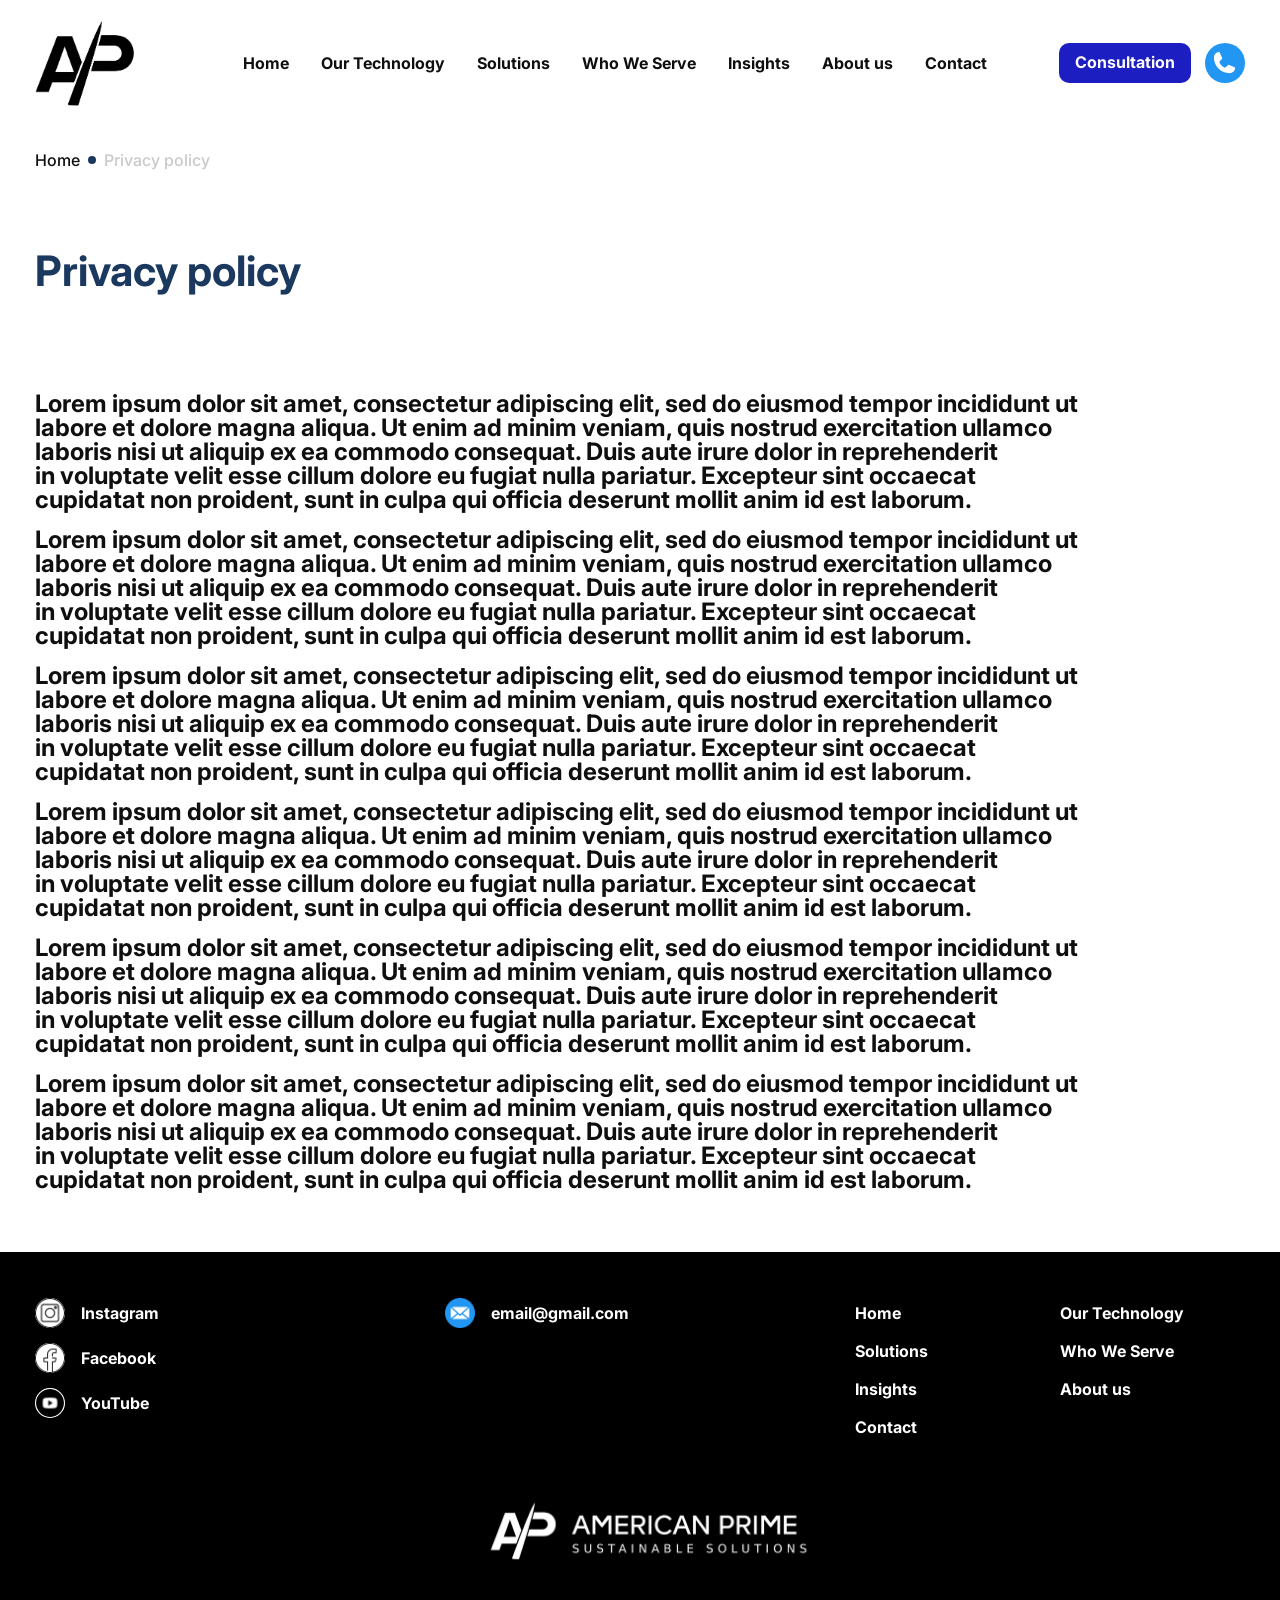
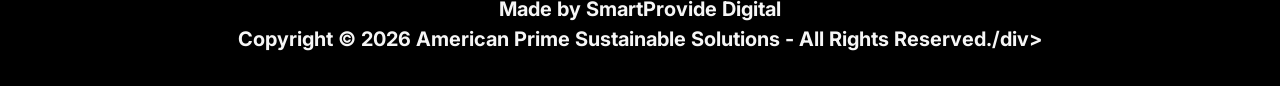
<file: privacy-policy.html>
<!doctype html>
<html lang="en">
<head>
    <meta charset="UTF-8" />
    <meta name="viewport" content="width=device-width, initial-scale=1.0" />

    <title>AmericanPrime</title>

    <!-- FAVICONS -->
    <link rel="icon" type="image/x-icon" href="./assets/images/favicon/favicon.ico" />
    <link rel="icon" type="image/svg+xml" href="./assets/images/favicon/favicon.svg" />
    <link rel="icon" type="image/png" sizes="96x96" href="./assets/images/favicon/favicon-96x96.png" />
    <link rel="apple-touch-icon" href="./assets/images/favicon/apple-touch-icon.png" />

  <script type="module" crossorigin src="./assets/js/vendor.min.js"></script>
  <script type="module" crossorigin src="./assets/js/main.min2.js"></script>
  <link rel="stylesheet" crossorigin href="./assets/css/style.min.css">
</head>
<body>
    <div class="wrapper" id="main">
        <header class="header" data-anim="fade-up" data-anim-delay="0.3">
            <div class="header__container">
                <a class="header__logo" href="#"><img src="./assets/images/logo.png" alt="AmericanPrime" /></a>
        
                <div class="header__menu menu">
                    <nav class="menu__nav">
                        <ul>
                            <li>
                                <a href="#">Home</a>
                            </li>
                            <li>
                                <a href="#">Our Technology</a>
                            </li>
                            <li class="sub-in">
                                <a href="#">Solutions</a>
                                <div class="menu__arrow">
                                    <svg class="icon">
                                        <use href="./assets/images/sprite.svg#icon-arrow"></use>
                                    </svg>
                                </div>
        
                                <div class="sub-list">
                                    <ul>
                                        <li>
                                            <a href="#">On-Demand Services</a>
                                        </li>
                                        <li>
                                            <a href="#">AP Crop Intelligence</a>
                                        </li>
                                        <li>
                                            <a href="#">AP Drones</a>
                                        </li>
                                    </ul>
                                </div>
                            </li>
                            <li class="sub-in">
                                <a href="#">Who We Serve</a>
                                <div class="menu__arrow">
                                    <svg class="icon">
                                        <use href="./assets/images/sprite.svg#icon-arrow"></use>
                                    </svg>
                                </div>
                                <div class="sub-list">
                                    <ul>
                                        <li>
                                            <a href="#">Farmers & Ranchers</a>
                                        </li>
                                        <li>
                                            <a href="#">Agronomists & Advisors</a>
                                        </li>
                                        <li>
                                            <a href="#">Enterprise & Ag Retail</a>
                                        </li>
                                    </ul>
                                </div>
                            </li>
                            <li>
                                <a href="#">Insights</a>
                            </li>
                            <li>
                                <a href="#">About us</a>
                            </li>
                            <li>
                                <a href="#">Contact</a>
                            </li>
                        </ul>
                    </nav>
        
                    <div class="menu__actions">
                        <button class="menu__btn btn" type="button" data-popup-target="#form-contact">
                            Consultation
                        </button>
                        <a href="tel:111111111" class="menu__link-phone" aria-label="main phone">
                            <svg class="icon">
                                <use href="./assets/images/sprite.svg#icon-phone"></use>
                            </svg>
                        </a>
                    </div>
        
                </div>
        
                <button class="header__burger js-menu-trigger" type="button" aria-label="open menu">
                    <span></span>
                </button>
            </div>
        </header>
        <main class="page page--privacy-policy">
            <nav class="breadcrumbs" aria-label="Breadcrumb" data-anim="fade-up" data-anim-delay="0.3">
                <div class="breadcrumbs__container">
                    <ol class="breadcrumbs__list" itemscope itemtype="https://schema.org/BreadcrumbList">
            
                        <li class="breadcrumbs__item" itemprop="itemListElement" itemscope itemtype="https://schema.org/ListItem">
                            <a class="breadcrumbs__link" href="/" itemprop="item">
                                <span itemprop="name">Home</span>
                            </a>
                            <meta itemprop="position" content="1" />
                        </li>
            
            
                        <li class="breadcrumbs__item breadcrumbs__item--current" itemprop="itemListElement" itemscope
                            itemtype="https://schema.org/ListItem">
                            <span class="breadcrumbs__current" itemprop="name" aria-current="page"> Privacy policy</span>
                            <meta itemprop="position" content="2" />
                        </li>
            
                    </ol>
                </div>
            </nav>

            <section class="section">
                <div class="section__container">
                    <h1 class="section__title page-title">Privacy policy</h1>

                    <div class="text-formatted">
                        <p>Lorem ipsum dolor sit amet, consectetur adipiscing elit, sed do eiusmod tempor incididunt ut
                            labore et dolore magna aliqua. Ut enim ad minim veniam, quis nostrud exercitation ullamco
                            laboris nisi ut aliquip ex ea commodo consequat. Duis aute irure dolor in reprehenderit in
                            voluptate velit esse cillum dolore eu fugiat nulla pariatur. Excepteur sint occaecat
                            cupidatat
                            non proident, sunt in culpa qui officia deserunt mollit anim id est laborum.</p>
                        <p> Lorem ipsum dolor sit amet, consectetur adipiscing elit, sed do eiusmod tempor incididunt ut
                            labore et dolore magna aliqua. Ut enim ad minim veniam, quis nostrud exercitation ullamco
                            laboris nisi ut aliquip ex ea commodo consequat. Duis aute irure dolor in reprehenderit in
                            voluptate velit esse cillum dolore eu fugiat nulla pariatur. Excepteur sint occaecat
                            cupidatat
                            non proident, sunt in culpa qui officia deserunt mollit anim id est laborum.</p>
                        <p>Lorem ipsum dolor sit amet, consectetur adipiscing elit, sed do eiusmod tempor incididunt ut
                            labore et dolore magna aliqua. Ut enim ad minim veniam, quis nostrud exercitation ullamco
                            laboris nisi ut aliquip ex ea commodo consequat. Duis aute irure dolor in reprehenderit in
                            voluptate velit esse cillum dolore eu fugiat nulla pariatur. Excepteur sint occaecat
                            cupidatat
                            non proident, sunt in culpa qui officia deserunt mollit anim id est laborum.</p>
                        <p>Lorem ipsum dolor sit amet, consectetur adipiscing elit, sed do eiusmod tempor incididunt ut
                            labore et dolore magna aliqua. Ut enim ad minim veniam, quis nostrud exercitation ullamco
                            laboris nisi ut aliquip ex ea commodo consequat. Duis aute irure dolor in reprehenderit in
                            voluptate velit esse cillum dolore eu fugiat nulla pariatur. Excepteur sint occaecat
                            cupidatat
                            non proident, sunt in culpa qui officia deserunt mollit anim id est laborum.</p>
                        <p> Lorem ipsum dolor sit amet, consectetur adipiscing elit, sed do eiusmod tempor incididunt ut
                            labore et dolore magna aliqua. Ut enim ad minim veniam, quis nostrud exercitation ullamco
                            laboris nisi ut aliquip ex ea commodo consequat. Duis aute irure dolor in reprehenderit in
                            voluptate velit esse cillum dolore eu fugiat nulla pariatur. Excepteur sint occaecat
                            cupidatat
                            non proident, sunt in culpa qui officia deserunt mollit anim id est laborum.</p>
                        <p>Lorem ipsum dolor sit amet, consectetur adipiscing elit, sed do eiusmod tempor incididunt ut
                            labore et dolore magna aliqua. Ut enim ad minim veniam, quis nostrud exercitation ullamco
                            laboris nisi ut aliquip ex ea commodo consequat. Duis aute irure dolor in reprehenderit in
                            voluptate velit esse cillum dolore eu fugiat nulla pariatur. Excepteur sint occaecat
                            cupidatat
                            non proident, sunt in culpa qui officia deserunt mollit anim id est laborum.</p>
                    </div>
                </div>
            </section>
        </main>

        <footer class="footer">
            <div class="footer__container">
                <div class="footer__row">
                    <div class="footer__social social">
                        <ul class="social__list">
                            <li class="social__item">
                                <a href="#" class="social__link" aria-label="Instagram" target="_blank" rel="noopener">
                                    <span class="social__icon">
                                        <svg width="30" height="30" viewBox="0 0 30 30" fill="none"
                                            xmlns="http://www.w3.org/2000/svg" xmlns:xlink="http://www.w3.org/1999/xlink">
                                            <rect width="30" height="30" rx="15" fill="white" />
                                            <rect width="30" height="30" rx="15" fill="url(#pattern0_127_226)" />
                                            <defs>
                                                <pattern id="pattern0_127_226" patternContentUnits="objectBoundingBox" width="1"
                                                    height="1">
                                                    <use xlink:href="#image0_127_226" transform="scale(0.00195312)" />
                                                </pattern>
                                                <image id="image0_127_226" width="512" height="512" preserveAspectRatio="none"
                                                    xlink:href="[data-uri]" />
                                            </defs>
                                        </svg>
                                    </span>
                                    <span class="social__text">Instagram</span>
                                </a>
        
        
                            </li>
                            <li class="social__item"> <a href="#" class="social__link" aria-label="Facebook" target="_blank"
                                    rel="noopener">
                                    <span class="social__icon">
                                        <svg width="30" height="30" viewBox="0 0 30 30" fill="none"
                                            xmlns="http://www.w3.org/2000/svg" xmlns:xlink="http://www.w3.org/1999/xlink">
                                            <rect width="30" height="30" rx="15" fill="white" />
                                            <rect width="30" height="30" rx="15" fill="url(#pattern0_127_225)" />
                                            <defs>
                                                <pattern id="pattern0_127_225" patternContentUnits="objectBoundingBox" width="1"
                                                    height="1">
                                                    <use xlink:href="#image0_127_225" transform="scale(0.00195312)" />
                                                </pattern>
                                                <image id="image0_127_225" width="512" height="512" preserveAspectRatio="none"
                                                    xlink:href="[data-uri]" />
                                            </defs>
                                        </svg>
        
                                    </span>
                                    <span class="social__text">Facebook</span>
                                </a>
                            </li>
                            <li class="social__item"> <a href="#" class="social__link" aria-label="YouTube" target="_blank"
                                    rel="noopener">
                                    <span class="social__icon">
                                        <svg width="29" height="29" viewBox="0 0 29 29" fill="none"
                                            xmlns="http://www.w3.org/2000/svg" xmlns:xlink="http://www.w3.org/1999/xlink">
                                            <rect x="0.5" y="0.5" width="28" height="28" rx="14" fill="white" />
                                            <rect x="0.5" y="0.5" width="28" height="28" rx="14"
                                                fill="url(#pattern0_127_227)" />
                                            <rect x="0.5" y="0.5" width="28" height="28" rx="14" stroke="white" />
                                            <defs>
                                                <pattern id="pattern0_127_227" patternContentUnits="objectBoundingBox" width="1"
                                                    height="1">
                                                    <use xlink:href="#image0_127_227" transform="scale(0.00195312)" />
                                                </pattern>
                                                <image id="image0_127_227" width="512" height="512" preserveAspectRatio="none"
                                                    xlink:href="[data-uri]" />
                                            </defs>
                                        </svg>
                                    </span>
                                    <span class="social__text">YouTube</span>
                                </a>
                            </li>
                        </ul>
                    </div>
        
        
                    <div class="footer__contacts contacts">
                        <ul class="contacts__list">
                            <li class="contacts__item">
                                <a class="contacts__link" href="mailto:essentials.dp@gmail.com">
                                    <span class="contacts__icon">
                                        <svg width="40" height="40" viewBox="0 0 40 40" fill="none"
                                            xmlns="http://www.w3.org/2000/svg" xmlns:xlink="http://www.w3.org/1999/xlink">
                                            <rect width="40" height="40" fill="url(#pattern0_50_588)" />
                                            <defs>
                                                <pattern id="pattern0_50_588" patternContentUnits="objectBoundingBox" width="1"
                                                    height="1">
                                                    <use xlink:href="#image0_50_588" transform="scale(0.00195312)" />
                                                </pattern>
                                                <image id="image0_50_588" width="512" height="512" preserveAspectRatio="none"
                                                    xlink:href="[data-uri]" />
                                            </defs>
                                        </svg>
        
                                    </span>
                                    <span class="contacts__text">
                                        email@gmail.com
                                    </span>
                                </a>
                            </li>
                        </ul>
                    </div>
        
                    <nav class="footer__nav">
                        <ul class="footer__list">
                            <li>
                                <a href="#">Home</a>
                            </li>
                            <li>
                                <a href="#">Our Technology</a>
                            </li>
                            <li>
                                <a href="#">Solutions</a>
                            </li>
                            <li>
                                <a href="#">Who We Serve</a>
                            </li>
                            <li>
                                <a href="#">Insights</a>
                            </li>
                            <li>
                                <a href="#">About us</a>
                            </li>
                            <li>
                                <a href="#">Contact</a>
                            </li>
                        </ul>
                    </nav>
                </div>
        
                <div class="footer__bottom">
                    <a href="#" class="footer__logo"><img src="./assets/images/logo-footer.png" alt="AmericanPrime" /></a>
        
                    <div class="footer__copyright">Made by SmartProvide Digital<br>
                        Copyright © 2026 American Prime Sustainable Solutions - All Rights Reserved./div>
                    </div>
                </div>
        </footer>    </div>
    <div id="form-contact" class="popup" aria-hidden="true">
        <div class="popup__wrapper">
    
            <div class="popup__content">
                <button class="popup__close close-popup" data-close-popup aria-label="Close" type="button"></button>
    
                <div class="popup__body">
                    <h2 class="popup__title">
                        Are you
                    </h2>
    
                    <form action="">
                        <div class="radio-fieldset__grid">
                            <label class="custom-radio">
                                <input type="radio" name="primary_role" value="farmer-ranchers" class="custom-radio__input"
                                    checked>
                                <span class="custom-radio__box"></span>
                                <span class="custom-radio__text">farmer/ranchers</span>
                            </label>
    
                            <label class="custom-radio">
                                <input type="radio" name="primary_role" value="enterprise-advisor"
                                    class="custom-radio__input">
                                <span class="custom-radio__box"></span>
                                <span class="custom-radio__text">enterprise/advisor</span>
                            </label>
    
                            <label class="custom-radio">
                                <input type="radio" name="primary_role" value="other" class="custom-radio__input">
                                <span class="custom-radio__box"></span>
                                <span class="custom-radio__text">Other</span>
                            </label>
                        </div>
                        <div class="form-group">
                            <input class="form-input" type="text" name="" id="name" required placeholder="Name">
                        </div>
                        <div class="form-group">
                            <input class="form-input" type="text" name="" id="farm-size" required placeholder="Farm size">
                            <div class="form-info">for enterprise/advisor instead of farm size - company name</div>
                        </div>
    
                        <div class="form-group">
                            <input class="form-input" type="email" name="" id="email" required placeholder="Email">
                        </div>
                        <div class="form-group">
                            <input class="form-input" type="text" name="" id="phone" required placeholder="Phone">
                        </div>
    
                        <button class="btn" type="submit">Send</button>
                    </form>
                </div>
            </div>
    
        </div>
    </div>
    
    <div id="form-success" class="popup" aria-hidden="true">
        <div class="popup__wrapper">
    
            <div class="popup__content">
                <button class="popup__close close-popup" data-close-popup aria-label="Close" type="button"></button>
    
                <div class="popup__body">
                    <h2 class="popup__title">
                        Дякуємо!
                    </h2>
                    <div class="popup__text">
                        <p>Ми звʼяжемось з вами протягом 24 годин</p>
                    </div>
                    <button class="btn" type="button" data-close-popup>Ок
                    </button>
                </div>
            </div>
        </div>
    </div></body>

</html>
</file>
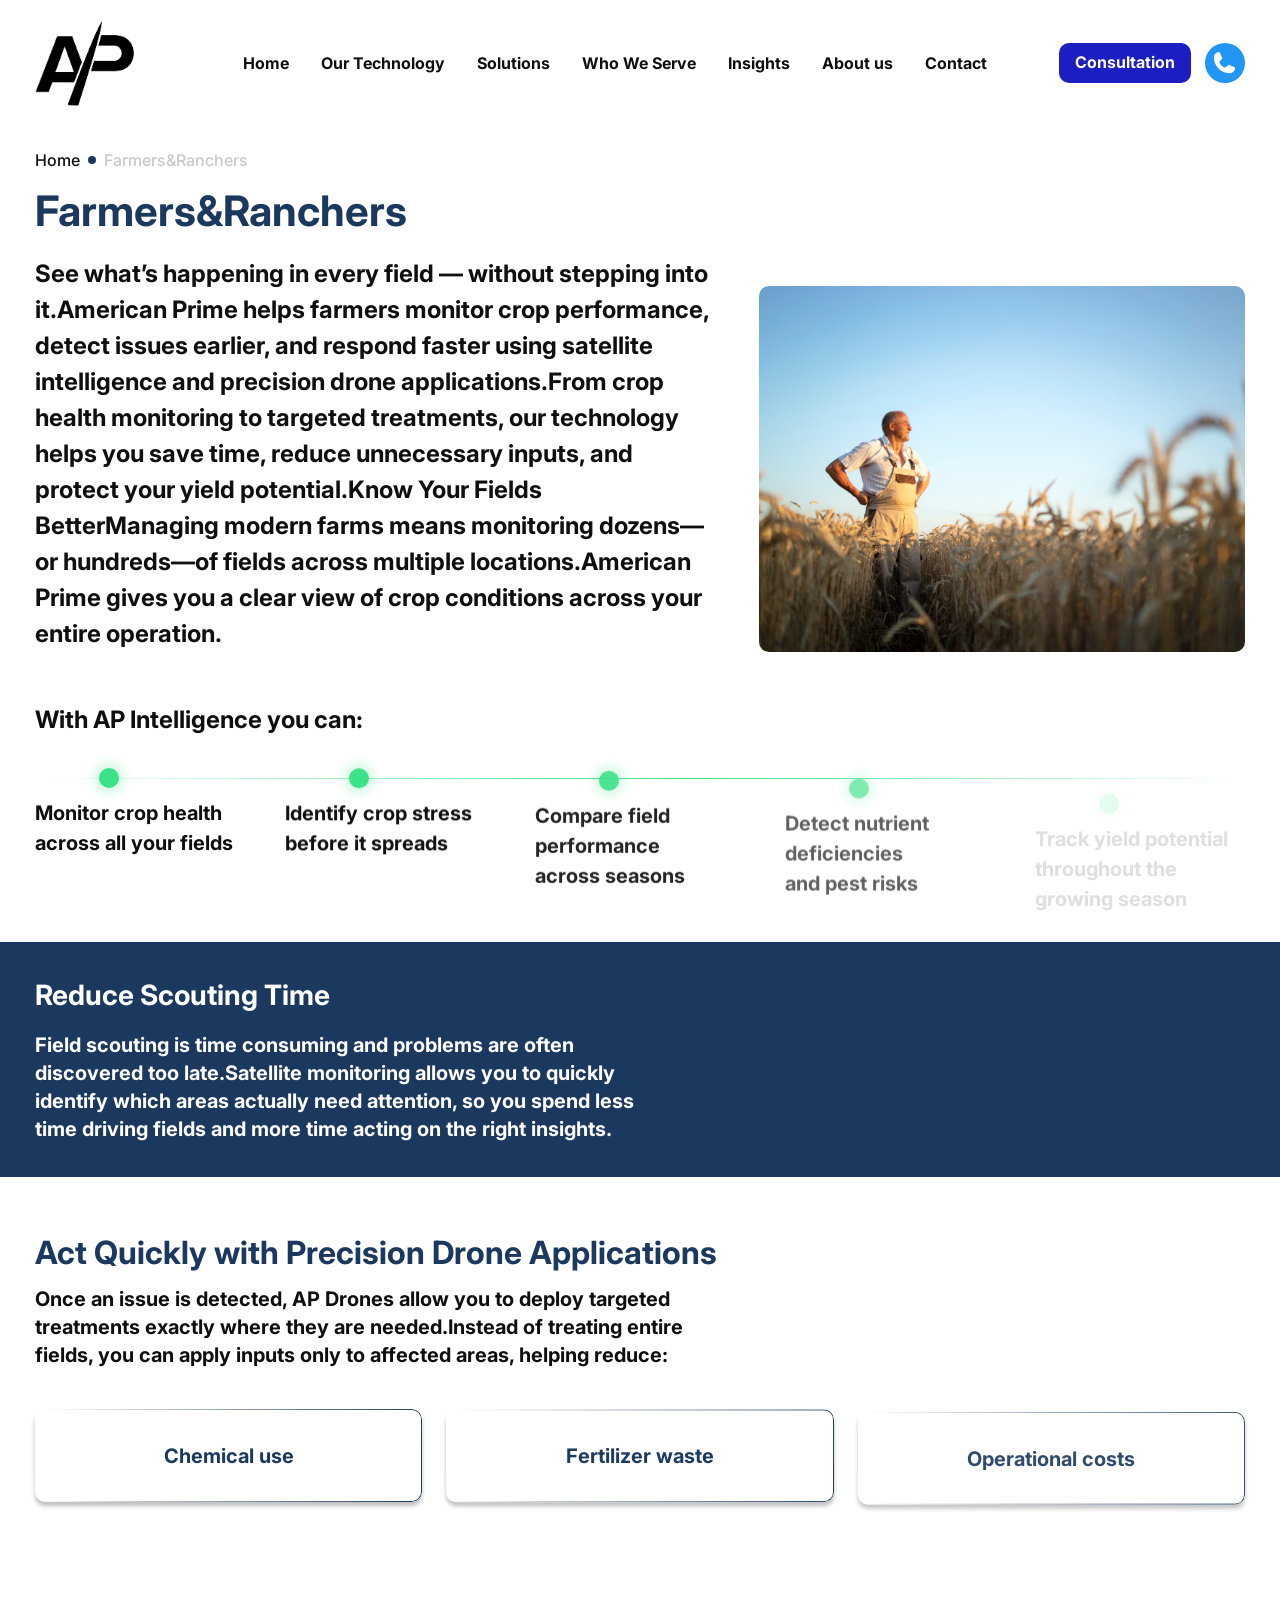
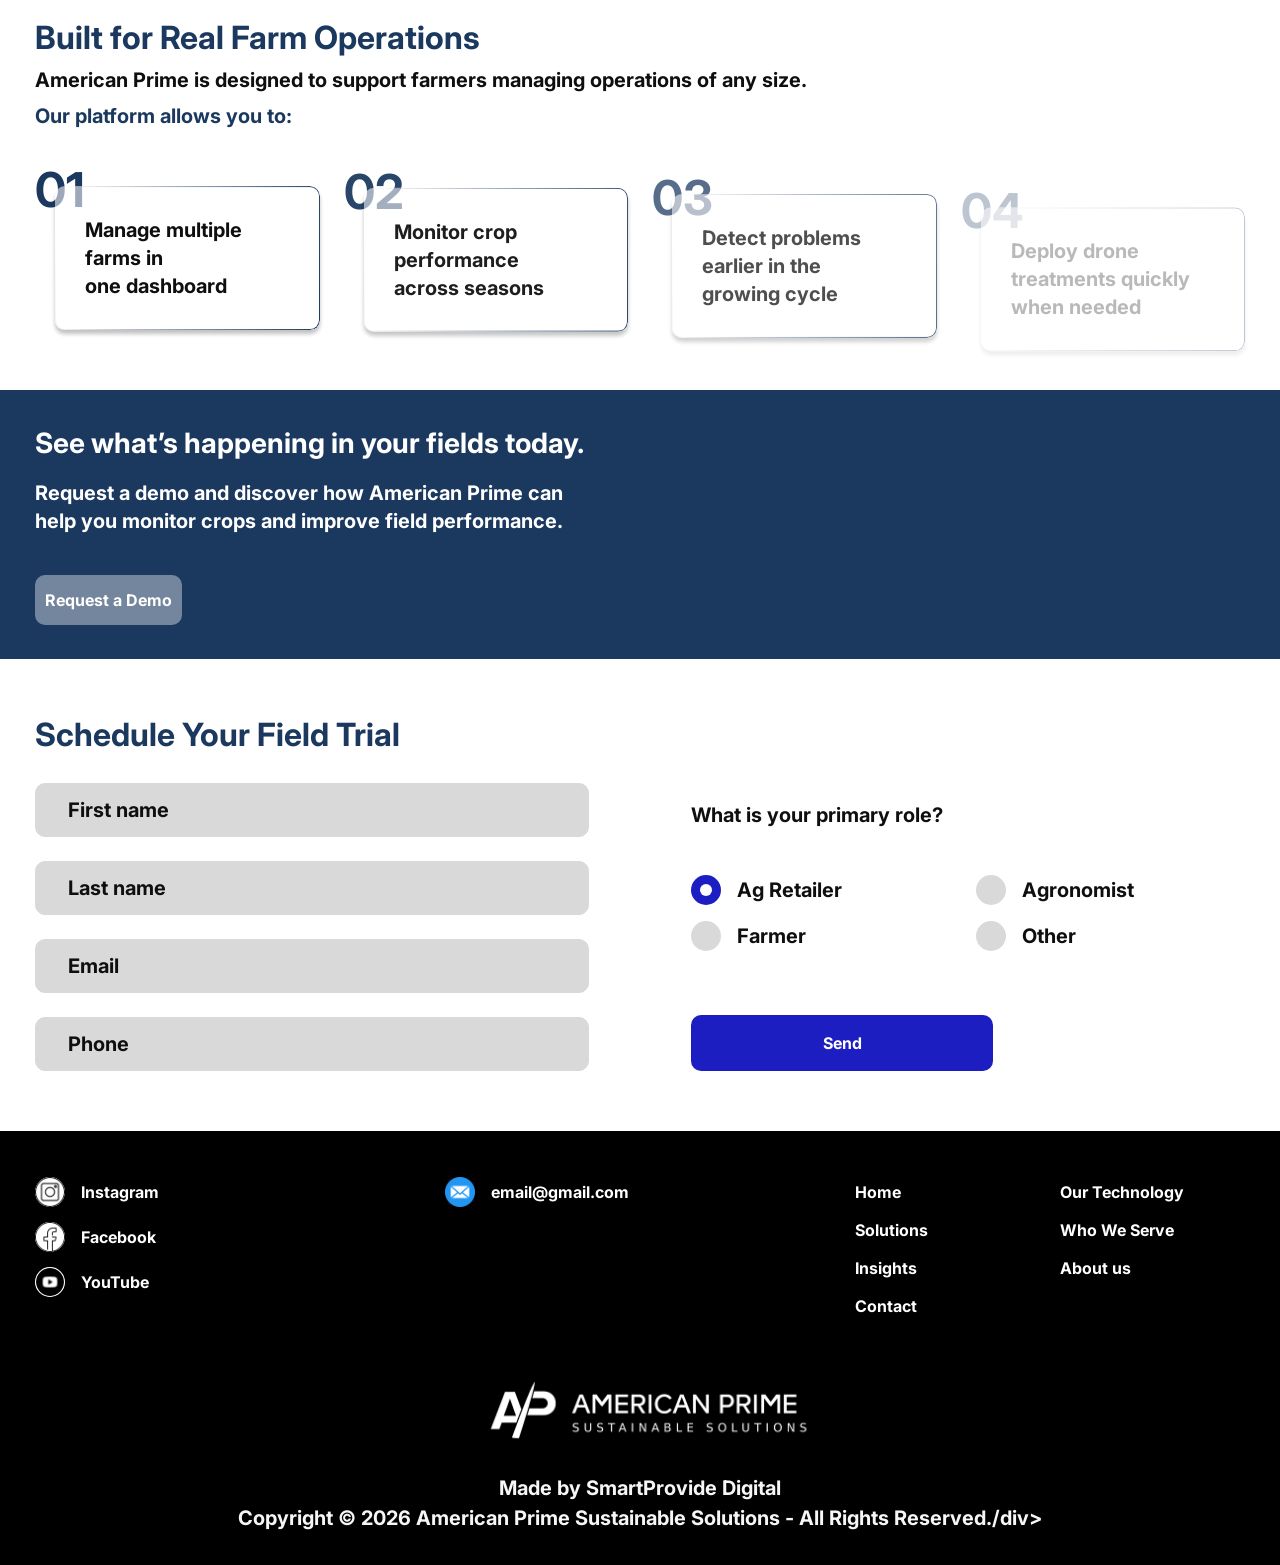
<file: serve-2.html>
<!doctype html>
<html lang="en">
<head>
    <meta charset="UTF-8" />
    <meta name="viewport" content="width=device-width, initial-scale=1.0" />

    <title>AmericanPrime</title>

    <!-- FAVICONS -->
    <link rel="icon" type="image/x-icon" href="./assets/images/favicon/favicon.ico" />
    <link rel="icon" type="image/svg+xml" href="./assets/images/favicon/favicon.svg" />
    <link rel="icon" type="image/png" sizes="96x96" href="./assets/images/favicon/favicon-96x96.png" />
    <link rel="apple-touch-icon" href="./assets/images/favicon/apple-touch-icon.png" />

  <script type="module" crossorigin src="./assets/js/vendor.min.js"></script>
  <script type="module" crossorigin src="./assets/js/main.min2.js"></script>
  <link rel="stylesheet" crossorigin href="./assets/css/style.min.css">
</head>
<body>
    <div class="wrapper" id="main">
        <header class="header" data-anim="fade-up" data-anim-delay="0.3">
            <div class="header__container">
                <a class="header__logo" href="#"><img src="./assets/images/logo.png" alt="AmericanPrime" /></a>
        
                <div class="header__menu menu">
                    <nav class="menu__nav">
                        <ul>
                            <li>
                                <a href="#">Home</a>
                            </li>
                            <li>
                                <a href="#">Our Technology</a>
                            </li>
                            <li class="sub-in">
                                <a href="#">Solutions</a>
                                <div class="menu__arrow">
                                    <svg class="icon">
                                        <use href="./assets/images/sprite.svg#icon-arrow"></use>
                                    </svg>
                                </div>
        
                                <div class="sub-list">
                                    <ul>
                                        <li>
                                            <a href="#">On-Demand Services</a>
                                        </li>
                                        <li>
                                            <a href="#">AP Crop Intelligence</a>
                                        </li>
                                        <li>
                                            <a href="#">AP Drones</a>
                                        </li>
                                    </ul>
                                </div>
                            </li>
                            <li class="sub-in">
                                <a href="#">Who We Serve</a>
                                <div class="menu__arrow">
                                    <svg class="icon">
                                        <use href="./assets/images/sprite.svg#icon-arrow"></use>
                                    </svg>
                                </div>
                                <div class="sub-list">
                                    <ul>
                                        <li>
                                            <a href="#">Farmers & Ranchers</a>
                                        </li>
                                        <li>
                                            <a href="#">Agronomists & Advisors</a>
                                        </li>
                                        <li>
                                            <a href="#">Enterprise & Ag Retail</a>
                                        </li>
                                    </ul>
                                </div>
                            </li>
                            <li>
                                <a href="#">Insights</a>
                            </li>
                            <li>
                                <a href="#">About us</a>
                            </li>
                            <li>
                                <a href="#">Contact</a>
                            </li>
                        </ul>
                    </nav>
        
                    <div class="menu__actions">
                        <button class="menu__btn btn" type="button" data-popup-target="#form-contact">
                            Consultation
                        </button>
                        <a href="tel:111111111" class="menu__link-phone" aria-label="main phone">
                            <svg class="icon">
                                <use href="./assets/images/sprite.svg#icon-phone"></use>
                            </svg>
                        </a>
                    </div>
        
                </div>
        
                <button class="header__burger js-menu-trigger" type="button" aria-label="open menu">
                    <span></span>
                </button>
            </div>
        </header>
        <main class="page page--serve">
            <nav class="breadcrumbs" aria-label="Breadcrumb" data-anim="fade-up" data-anim-delay="0.3">
                <div class="breadcrumbs__container">
                    <ol class="breadcrumbs__list" itemscope itemtype="https://schema.org/BreadcrumbList">
            
                        <li class="breadcrumbs__item" itemprop="itemListElement" itemscope itemtype="https://schema.org/ListItem">
                            <a class="breadcrumbs__link" href="/" itemprop="item">
                                <span itemprop="name">Home</span>
                            </a>
                            <meta itemprop="position" content="1" />
                        </li>
            
            
                        <li class="breadcrumbs__item breadcrumbs__item--current" itemprop="itemListElement" itemscope
                            itemtype="https://schema.org/ListItem">
                            <span class="breadcrumbs__current" itemprop="name" aria-current="page"> Farmers&amp;Ranchers</span>
                            <meta itemprop="position" content="2" />
                        </li>
            
                    </ol>
                </div>
            </nav>
            <section class="hero-main">
                <div class="hero-main__container">
                    <div class="hero-main__row">
                        <div class="hero-main__content">
                            <h1 class="hero-main__title page-title" data-anim="fade-up">Farmers&Ranchers
                            </h1>
                            <div class="hero-main__text text-formatted" data-anim="fade-up" data-anim-delay="0.3">
                                <p>See what’s happening in every field — without stepping into it.American Prime helps
                                    farmers monitor crop performance, detect issues earlier, and respond faster using
                                    satellite intelligence and precision drone applications.From crop health monitoring
                                    to targeted treatments, our technology helps you save time, reduce unnecessary
                                    inputs, and protect your yield potential.Know Your Fields BetterManaging modern
                                    farms means monitoring dozens—or hundreds—of fields across multiple
                                    locations.American Prime gives you a clear view of crop conditions across your
                                    entire operation.</p>
                            </div>
                        </div>
                        <div class="hero-main__img" data-anim="fade-up" data-anim-delay="0.3">
                            <img src="./assets/images/distance.jpg" alt="distance">
                        </div>
                    </div>

                    <div class="hero-main__utp utp">
                        <h2 class="utp__title" data-anim="fade-up" data-anim-delay="0.4">With AP Intelligence you can:
                        </h2>
                        <ul class="utp__list mod-grid" data-anim-stagger="true">
                            <li class="utp__item">
                                <h3 class="utp__item-title">Monitor crop health across all your fields</h3>
                            </li>
                            <li class="utp__item">
                                <h3 class="utp__item-title">Identify crop stress before it spreads</h3>
                            </li>
                            <li class="utp__item">
                                <h3 class="utp__item-title">Compare field performance across seasons</h3>
                            </li>
                            <li class="utp__item">
                                <h3 class="utp__item-title">Detect nutrient deficiencies and pest risks</h3>
                            </li>
                            <li class="utp__item">
                                <h3 class="utp__item-title">Track yield potential throughout the growing season</h3>
                            </li>
                        </ul>
                    </div>
                </div>
            </section>

            <div class="block-content">
                <div class="block-content__container" data-anim="fade-up">
                    <div class="block-content__text text-formatted">
                        <h3>Reduce Scouting Time</h3>
                        <p>
                            Field scouting is time consuming and problems are often discovered too late.Satellite
                            monitoring allows you to quickly identify which areas actually need attention, so you spend
                            less time driving fields and more time acting on the right insights.

                        </p>
                    </div>
                </div>
            </div>

            <section class="section precision">
                <div class="precision__container">
                    <div class="precision__top" data-anim="fade-up">
                        <h2 class="precision__title title">Act Quickly with Precision Drone Applications</h2>
                        <div class="precision__text">
                            <p>Once an issue is detected, AP Drones allow you to deploy targeted treatments exactly
                                where they are needed.Instead of treating entire fields, you can apply inputs only to
                                affected areas, helping reduce:
                            </p>
                        </div>
                    </div>

                    <ul class="precision__list" data-anim-stagger="true">
                        <li class="precision__item">Chemical use</li>
                        <li class="precision__item">Fertilizer waste</li>
                        <li class="precision__item">Operational costs</li>
                    </ul>
                </div>
            </section>

            <!-- Farming -->
            <section class="section farming">
                <div class="farming__container">
                    <div class="farming__top">
                        <h2 class="farming__title title" data-anim="fade-up">Built for Real Farm Operations</h2>

                        <div class="farming__text" data-anim="fade-up">
                            <p>American Prime is designed to support farmers managing operations of any size.</p>
                        </div>
                        <h3 class="farming__subtitle" data-anim="fade-up">Our platform allows you to:</h3>
                    </div>

                    <ul class="farming__list" data-anim-stagger="true">
                        <li class="farming__item">
                            <div class="farming__item-text"><span>Manage multiple farms in one dashboard</span></div>
                        </li>
                        <li class="farming__item">
                            <div class="farming__item-text"><span>Monitor crop performance across seasons</span></div>
                        </li>
                        <li class="farming__item">
                            <div class="farming__item-text"><span>Detect problems earlier in the growing cycle</span>
                            </div>
                        </li>
                        <li class="farming__item">
                            <div class="farming__item-text"><span>Deploy drone treatments quickly when needed</span>
                            </div>
                        </li>
                    </ul>
                </div>
            </section>

            <div class="block-content">
                <div class="block-content__container" data-anim="fade-up">
                    <div class="block-content__text text-formatted">
                        <h3> See what’s happening in your fields today.</h3>
                        <p>
                            Request a demo and discover how American Prime can help you monitor crops and improve field
                            performance.
                        </p>
                    </div>
                    <button class="block-content__btn btn" type="button" data-popup-target="#form-contact">Request a
                        Demo</button>
                </div>
            </div>

            <!-- form -->
            <section class="section form" id="form-main">
                <div class="form__container">
                    <div class="form__wrap">
                        <h2 class="form__title title" data-anim="fade-up">Schedule Your Field Trial</h2>
                        <form action="">
                            <div class="form-grid" data-anim="fade-up" data-anim-delay="0.4">
                                <div class="form-col">
                                    <div class="form-group">
                                        <input class="form-input" type="text" name="" id="contact-fist-name" required
                                            placeholder="First name">
                                    </div>
                                    <div class="form-group">
                                        <input class="form-input" type="text" name="" id="contact-last-name" required
                                            placeholder="Last name">
                                    </div>


                                    <div class="form-group">
                                        <input class="form-input" type="email" name="" id="contact-email" required
                                            placeholder="Email">
                                    </div>
                                    <div class="form-group">
                                        <input class="form-input" type="text" name="" id="contact-phone" required
                                            placeholder="Phone">
                                    </div>
                                </div>
                                <div class="form-col">
                                    <fieldset class="radio-fieldset">
                                        <legend class="radio-fieldset__title">What is your primary role?</legend>

                                        <div class="radio-fieldset__grid">
                                            <label class="custom-radio">
                                                <input type="radio" name="primary_role" value="ag_retailer"
                                                    class="custom-radio__input" checked>
                                                <span class="custom-radio__box"></span>
                                                <span class="custom-radio__text">Ag Retailer</span>
                                            </label>

                                            <label class="custom-radio">
                                                <input type="radio" name="primary_role" value="agronomist"
                                                    class="custom-radio__input">
                                                <span class="custom-radio__box"></span>
                                                <span class="custom-radio__text">Agronomist</span>
                                            </label>

                                            <label class="custom-radio">
                                                <input type="radio" name="primary_role" value="farmer"
                                                    class="custom-radio__input">
                                                <span class="custom-radio__box"></span>
                                                <span class="custom-radio__text">Farmer</span>
                                            </label>

                                            <label class="custom-radio">
                                                <input type="radio" name="primary_role" value="other"
                                                    class="custom-radio__input">
                                                <span class="custom-radio__box"></span>
                                                <span class="custom-radio__text">Other</span>
                                            </label>
                                        </div>
                                    </fieldset>
                                    <button class="btn" type="submit">Send</button>
                                </div>
                            </div>
                        </form>
                    </div>
                </div>
            </section>
        </main>

        <footer class="footer">
            <div class="footer__container">
                <div class="footer__row">
                    <div class="footer__social social">
                        <ul class="social__list">
                            <li class="social__item">
                                <a href="#" class="social__link" aria-label="Instagram" target="_blank" rel="noopener">
                                    <span class="social__icon">
                                        <svg width="30" height="30" viewBox="0 0 30 30" fill="none"
                                            xmlns="http://www.w3.org/2000/svg" xmlns:xlink="http://www.w3.org/1999/xlink">
                                            <rect width="30" height="30" rx="15" fill="white" />
                                            <rect width="30" height="30" rx="15" fill="url(#pattern0_127_226)" />
                                            <defs>
                                                <pattern id="pattern0_127_226" patternContentUnits="objectBoundingBox" width="1"
                                                    height="1">
                                                    <use xlink:href="#image0_127_226" transform="scale(0.00195312)" />
                                                </pattern>
                                                <image id="image0_127_226" width="512" height="512" preserveAspectRatio="none"
                                                    xlink:href="[data-uri]" />
                                            </defs>
                                        </svg>
                                    </span>
                                    <span class="social__text">Instagram</span>
                                </a>
        
        
                            </li>
                            <li class="social__item"> <a href="#" class="social__link" aria-label="Facebook" target="_blank"
                                    rel="noopener">
                                    <span class="social__icon">
                                        <svg width="30" height="30" viewBox="0 0 30 30" fill="none"
                                            xmlns="http://www.w3.org/2000/svg" xmlns:xlink="http://www.w3.org/1999/xlink">
                                            <rect width="30" height="30" rx="15" fill="white" />
                                            <rect width="30" height="30" rx="15" fill="url(#pattern0_127_225)" />
                                            <defs>
                                                <pattern id="pattern0_127_225" patternContentUnits="objectBoundingBox" width="1"
                                                    height="1">
                                                    <use xlink:href="#image0_127_225" transform="scale(0.00195312)" />
                                                </pattern>
                                                <image id="image0_127_225" width="512" height="512" preserveAspectRatio="none"
                                                    xlink:href="[data-uri]" />
                                            </defs>
                                        </svg>
        
                                    </span>
                                    <span class="social__text">Facebook</span>
                                </a>
                            </li>
                            <li class="social__item"> <a href="#" class="social__link" aria-label="YouTube" target="_blank"
                                    rel="noopener">
                                    <span class="social__icon">
                                        <svg width="29" height="29" viewBox="0 0 29 29" fill="none"
                                            xmlns="http://www.w3.org/2000/svg" xmlns:xlink="http://www.w3.org/1999/xlink">
                                            <rect x="0.5" y="0.5" width="28" height="28" rx="14" fill="white" />
                                            <rect x="0.5" y="0.5" width="28" height="28" rx="14"
                                                fill="url(#pattern0_127_227)" />
                                            <rect x="0.5" y="0.5" width="28" height="28" rx="14" stroke="white" />
                                            <defs>
                                                <pattern id="pattern0_127_227" patternContentUnits="objectBoundingBox" width="1"
                                                    height="1">
                                                    <use xlink:href="#image0_127_227" transform="scale(0.00195312)" />
                                                </pattern>
                                                <image id="image0_127_227" width="512" height="512" preserveAspectRatio="none"
                                                    xlink:href="[data-uri]" />
                                            </defs>
                                        </svg>
                                    </span>
                                    <span class="social__text">YouTube</span>
                                </a>
                            </li>
                        </ul>
                    </div>
        
        
                    <div class="footer__contacts contacts">
                        <ul class="contacts__list">
                            <li class="contacts__item">
                                <a class="contacts__link" href="mailto:essentials.dp@gmail.com">
                                    <span class="contacts__icon">
                                        <svg width="40" height="40" viewBox="0 0 40 40" fill="none"
                                            xmlns="http://www.w3.org/2000/svg" xmlns:xlink="http://www.w3.org/1999/xlink">
                                            <rect width="40" height="40" fill="url(#pattern0_50_588)" />
                                            <defs>
                                                <pattern id="pattern0_50_588" patternContentUnits="objectBoundingBox" width="1"
                                                    height="1">
                                                    <use xlink:href="#image0_50_588" transform="scale(0.00195312)" />
                                                </pattern>
                                                <image id="image0_50_588" width="512" height="512" preserveAspectRatio="none"
                                                    xlink:href="[data-uri]" />
                                            </defs>
                                        </svg>
        
                                    </span>
                                    <span class="contacts__text">
                                        email@gmail.com
                                    </span>
                                </a>
                            </li>
                        </ul>
                    </div>
        
                    <nav class="footer__nav">
                        <ul class="footer__list">
                            <li>
                                <a href="#">Home</a>
                            </li>
                            <li>
                                <a href="#">Our Technology</a>
                            </li>
                            <li>
                                <a href="#">Solutions</a>
                            </li>
                            <li>
                                <a href="#">Who We Serve</a>
                            </li>
                            <li>
                                <a href="#">Insights</a>
                            </li>
                            <li>
                                <a href="#">About us</a>
                            </li>
                            <li>
                                <a href="#">Contact</a>
                            </li>
                        </ul>
                    </nav>
                </div>
        
                <div class="footer__bottom">
                    <a href="#" class="footer__logo"><img src="./assets/images/logo-footer.png" alt="AmericanPrime" /></a>
        
                    <div class="footer__copyright">Made by SmartProvide Digital<br>
                        Copyright © 2026 American Prime Sustainable Solutions - All Rights Reserved./div>
                    </div>
                </div>
        </footer>    </div>
    <div id="form-contact" class="popup" aria-hidden="true">
        <div class="popup__wrapper">
    
            <div class="popup__content">
                <button class="popup__close close-popup" data-close-popup aria-label="Close" type="button"></button>
    
                <div class="popup__body">
                    <h2 class="popup__title">
                        Are you
                    </h2>
    
                    <form action="">
                        <div class="radio-fieldset__grid">
                            <label class="custom-radio">
                                <input type="radio" name="primary_role" value="farmer-ranchers" class="custom-radio__input"
                                    checked>
                                <span class="custom-radio__box"></span>
                                <span class="custom-radio__text">farmer/ranchers</span>
                            </label>
    
                            <label class="custom-radio">
                                <input type="radio" name="primary_role" value="enterprise-advisor"
                                    class="custom-radio__input">
                                <span class="custom-radio__box"></span>
                                <span class="custom-radio__text">enterprise/advisor</span>
                            </label>
    
                            <label class="custom-radio">
                                <input type="radio" name="primary_role" value="other" class="custom-radio__input">
                                <span class="custom-radio__box"></span>
                                <span class="custom-radio__text">Other</span>
                            </label>
                        </div>
                        <div class="form-group">
                            <input class="form-input" type="text" name="" id="name" required placeholder="Name">
                        </div>
                        <div class="form-group">
                            <input class="form-input" type="text" name="" id="farm-size" required placeholder="Farm size">
                            <div class="form-info">for enterprise/advisor instead of farm size - company name</div>
                        </div>
    
                        <div class="form-group">
                            <input class="form-input" type="email" name="" id="email" required placeholder="Email">
                        </div>
                        <div class="form-group">
                            <input class="form-input" type="text" name="" id="phone" required placeholder="Phone">
                        </div>
    
                        <button class="btn" type="submit">Send</button>
                    </form>
                </div>
            </div>
    
        </div>
    </div>
    
    <div id="form-success" class="popup" aria-hidden="true">
        <div class="popup__wrapper">
    
            <div class="popup__content">
                <button class="popup__close close-popup" data-close-popup aria-label="Close" type="button"></button>
    
                <div class="popup__body">
                    <h2 class="popup__title">
                        Дякуємо!
                    </h2>
                    <div class="popup__text">
                        <p>Ми звʼяжемось з вами протягом 24 годин</p>
                    </div>
                    <button class="btn" type="button" data-close-popup>Ок
                    </button>
                </div>
            </div>
        </div>
    </div></body>

</html>
</file>
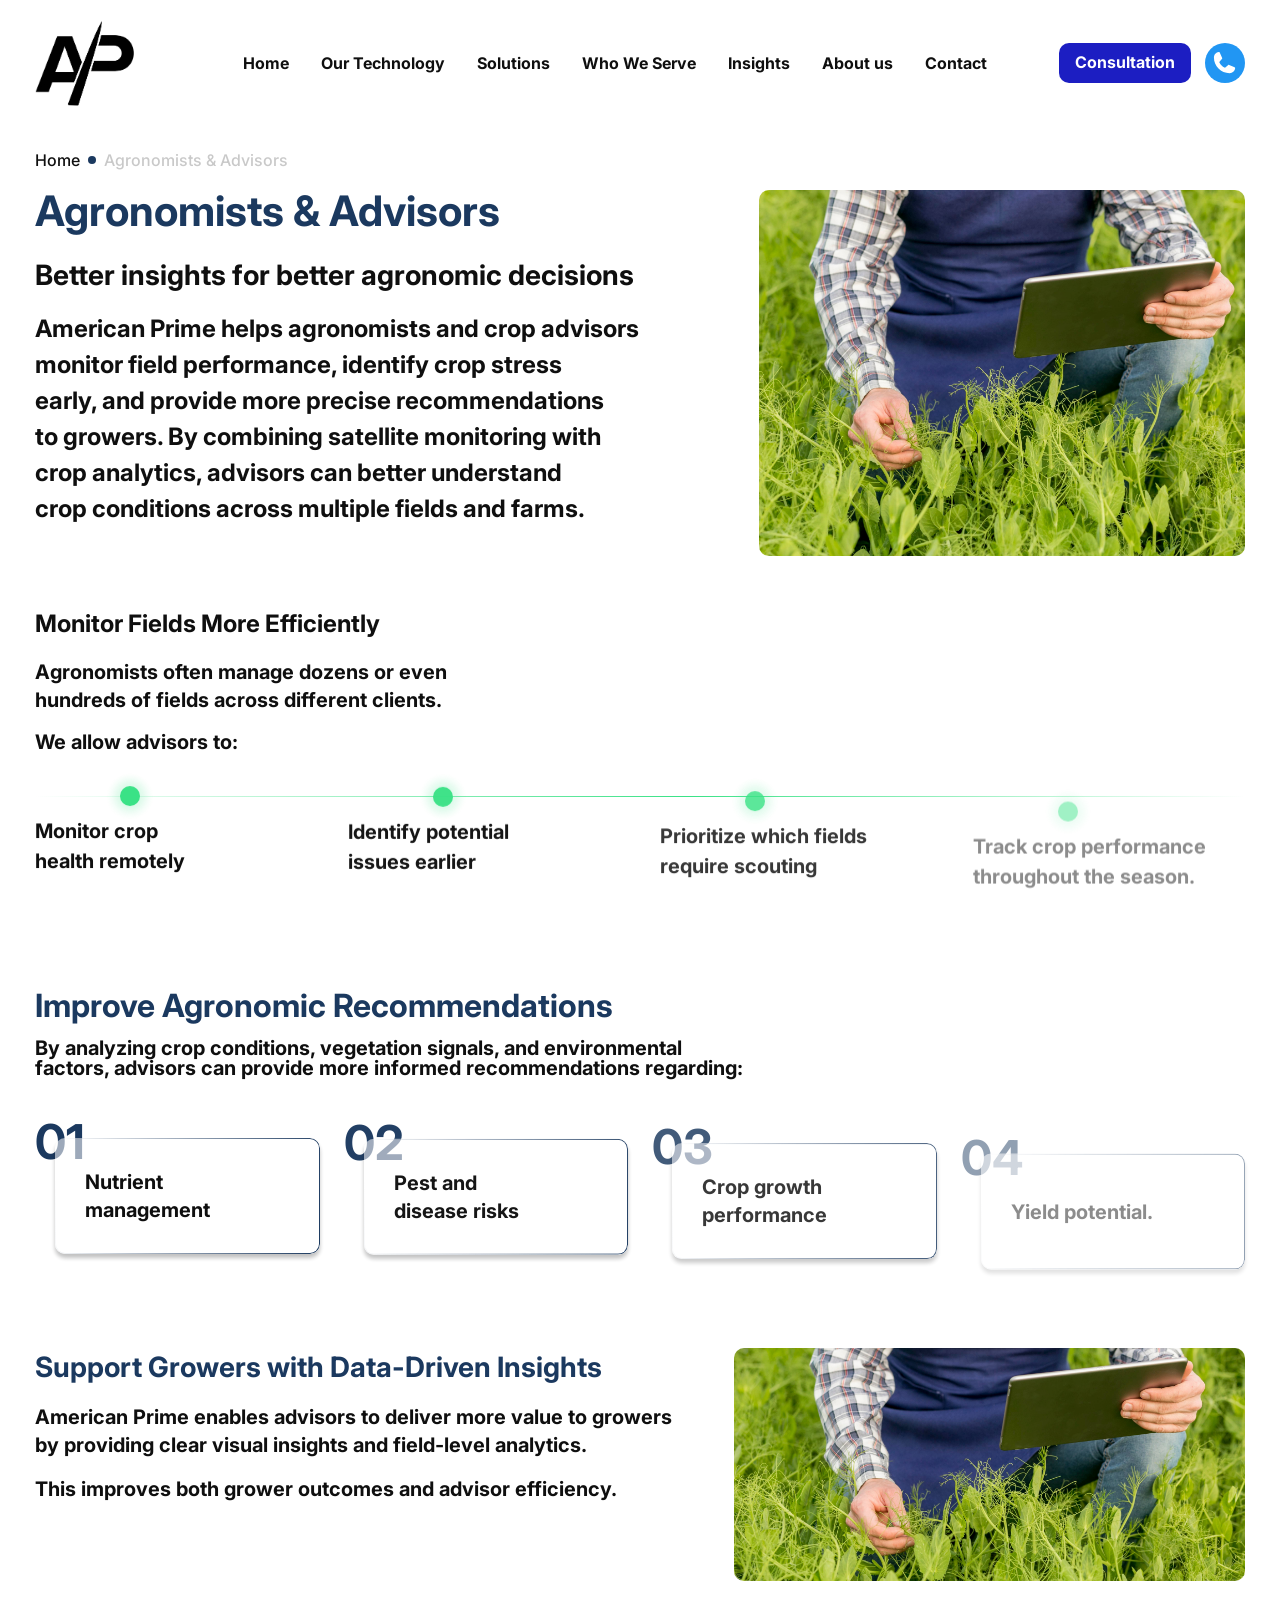
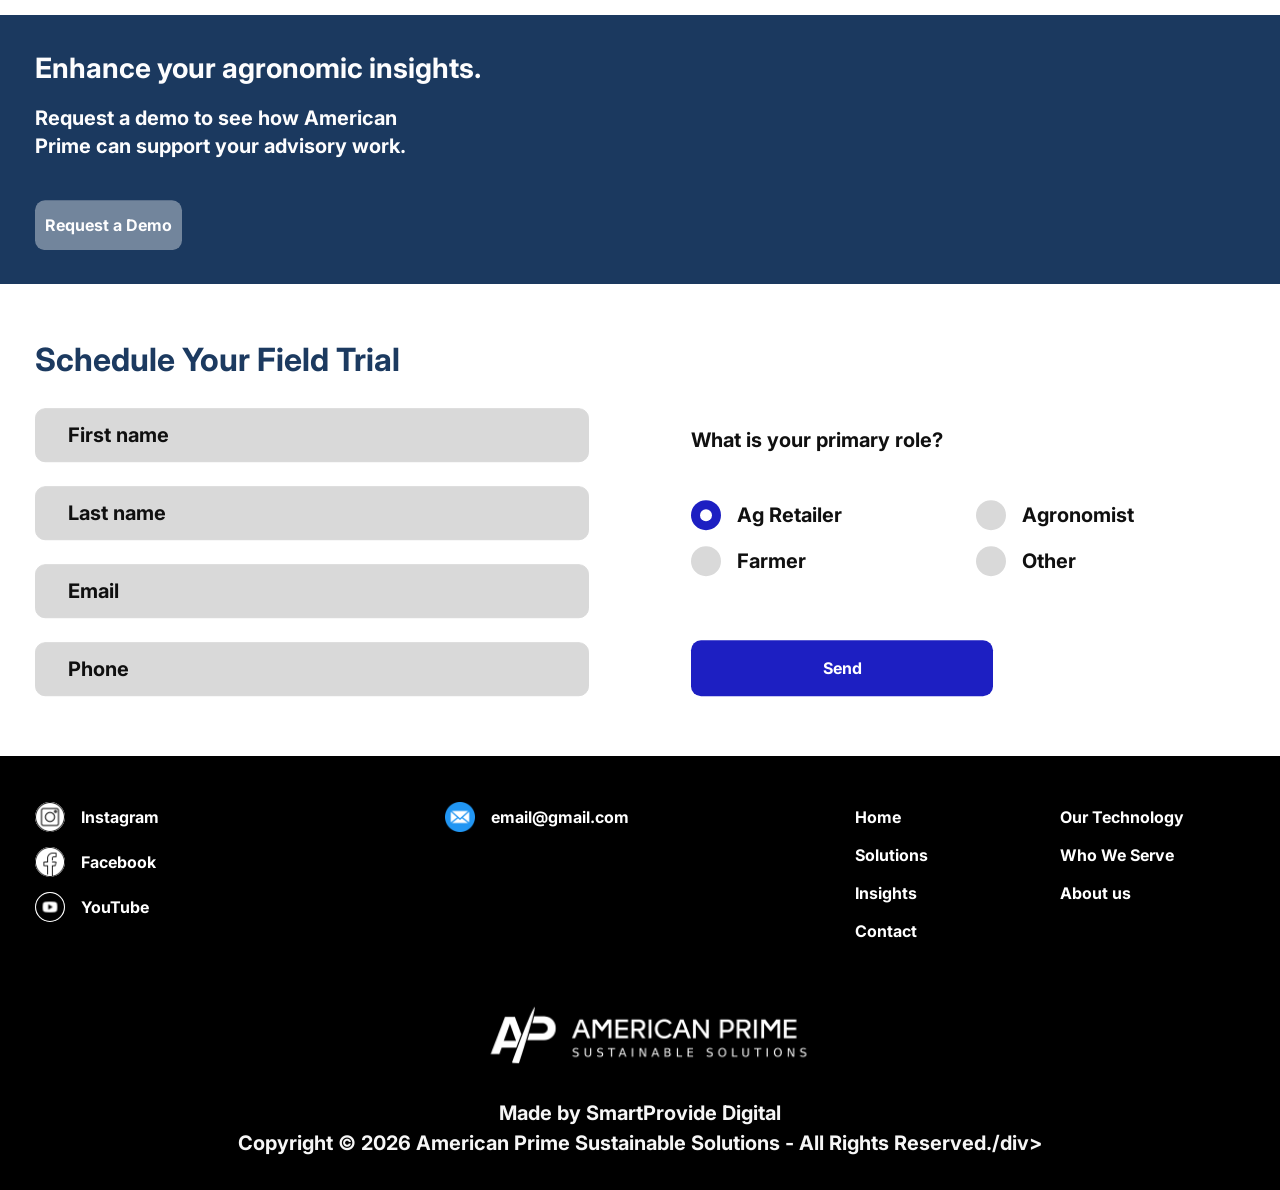
<file: serve-3.html>
<!doctype html>
<html lang="en">
<head>
    <meta charset="UTF-8" />
    <meta name="viewport" content="width=device-width, initial-scale=1.0" />

    <title>AmericanPrime</title>

    <!-- FAVICONS -->
    <link rel="icon" type="image/x-icon" href="./assets/images/favicon/favicon.ico" />
    <link rel="icon" type="image/svg+xml" href="./assets/images/favicon/favicon.svg" />
    <link rel="icon" type="image/png" sizes="96x96" href="./assets/images/favicon/favicon-96x96.png" />
    <link rel="apple-touch-icon" href="./assets/images/favicon/apple-touch-icon.png" />

  <script type="module" crossorigin src="./assets/js/vendor.min.js"></script>
  <script type="module" crossorigin src="./assets/js/main.min2.js"></script>
  <link rel="stylesheet" crossorigin href="./assets/css/style.min.css">
</head>
<body>
    <div class="wrapper" id="main">
        <header class="header" data-anim="fade-up" data-anim-delay="0.3">
            <div class="header__container">
                <a class="header__logo" href="#"><img src="./assets/images/logo.png" alt="AmericanPrime" /></a>
        
                <div class="header__menu menu">
                    <nav class="menu__nav">
                        <ul>
                            <li>
                                <a href="#">Home</a>
                            </li>
                            <li>
                                <a href="#">Our Technology</a>
                            </li>
                            <li class="sub-in">
                                <a href="#">Solutions</a>
                                <div class="menu__arrow">
                                    <svg class="icon">
                                        <use href="./assets/images/sprite.svg#icon-arrow"></use>
                                    </svg>
                                </div>
        
                                <div class="sub-list">
                                    <ul>
                                        <li>
                                            <a href="#">On-Demand Services</a>
                                        </li>
                                        <li>
                                            <a href="#">AP Crop Intelligence</a>
                                        </li>
                                        <li>
                                            <a href="#">AP Drones</a>
                                        </li>
                                    </ul>
                                </div>
                            </li>
                            <li class="sub-in">
                                <a href="#">Who We Serve</a>
                                <div class="menu__arrow">
                                    <svg class="icon">
                                        <use href="./assets/images/sprite.svg#icon-arrow"></use>
                                    </svg>
                                </div>
                                <div class="sub-list">
                                    <ul>
                                        <li>
                                            <a href="#">Farmers & Ranchers</a>
                                        </li>
                                        <li>
                                            <a href="#">Agronomists & Advisors</a>
                                        </li>
                                        <li>
                                            <a href="#">Enterprise & Ag Retail</a>
                                        </li>
                                    </ul>
                                </div>
                            </li>
                            <li>
                                <a href="#">Insights</a>
                            </li>
                            <li>
                                <a href="#">About us</a>
                            </li>
                            <li>
                                <a href="#">Contact</a>
                            </li>
                        </ul>
                    </nav>
        
                    <div class="menu__actions">
                        <button class="menu__btn btn" type="button" data-popup-target="#form-contact">
                            Consultation
                        </button>
                        <a href="tel:111111111" class="menu__link-phone" aria-label="main phone">
                            <svg class="icon">
                                <use href="./assets/images/sprite.svg#icon-phone"></use>
                            </svg>
                        </a>
                    </div>
        
                </div>
        
                <button class="header__burger js-menu-trigger" type="button" aria-label="open menu">
                    <span></span>
                </button>
            </div>
        </header>
        <main class="page page--serve">
            <nav class="breadcrumbs" aria-label="Breadcrumb" data-anim="fade-up" data-anim-delay="0.3">
                <div class="breadcrumbs__container">
                    <ol class="breadcrumbs__list" itemscope itemtype="https://schema.org/BreadcrumbList">
            
                        <li class="breadcrumbs__item" itemprop="itemListElement" itemscope itemtype="https://schema.org/ListItem">
                            <a class="breadcrumbs__link" href="/" itemprop="item">
                                <span itemprop="name">Home</span>
                            </a>
                            <meta itemprop="position" content="1" />
                        </li>
            
            
                        <li class="breadcrumbs__item breadcrumbs__item--current" itemprop="itemListElement" itemscope
                            itemtype="https://schema.org/ListItem">
                            <span class="breadcrumbs__current" itemprop="name" aria-current="page"> Agronomists &amp; Advisors</span>
                            <meta itemprop="position" content="2" />
                        </li>
            
                    </ol>
                </div>
            </nav>
            <section class="hero-main">
                <div class="hero-main__container">
                    <div class="hero-main__row">
                        <div class="hero-main__content">
                            <h1 class="hero-main__title page-title" data-anim="fade-up">Agronomists & Advisors
                            </h1>
                            <div class="hero-main__text text-formatted" data-anim="fade-up" data-anim-delay="0.3">
                                <h3>Better insights for better agronomic decisions</h3>
                                <p>American Prime helps agronomists and crop advisors monitor field performance,
                                    identify crop stress early, and provide more precise recommendations to growers.
                                    By combining satellite monitoring with crop analytics, advisors can better
                                    understand crop conditions across multiple fields and farms.</p>
                            </div>
                        </div>
                        <div class="hero-main__img" data-anim="fade-up" data-anim-delay="0.3">
                            <img src="./assets/images/farmer.jpg" alt="farmer">
                        </div>
                    </div>

                    <div class="hero-main__utp utp">
                        <h2 class="utp__title" data-anim="fade-up" data-anim-delay="0.4">Monitor Fields More Efficiently
                        </h2>
                        <div class="utp__text">
                            <p>Agronomists often manage dozens or even hundreds of fields across different clients.</p>
                            <p>We allow advisors to:</p>
                        </div>

                        <ul class="utp__list" data-anim-stagger="true">
                            <li class="utp__item">
                                <h3 class="utp__item-title">Monitor crop health remotely</h3>
                            </li>
                            <li class="utp__item">
                                <h3 class="utp__item-title">Identify potential issues earlier</h3>
                            </li>
                            <li class="utp__item">
                                <h3 class="utp__item-title">Prioritize which fields require scouting</h3>
                            </li>
                            <li class="utp__item">
                                <h3 class="utp__item-title">Track crop performance throughout the season.</h3>
                            </li>
                        </ul>
                    </div>
                </div>
            </section>


            <!-- Farming -->
            <section class="section farming">
                <div class="farming__container">
                    <div class="farming__top">
                        <h2 class="farming__title title" data-anim="fade-up">Improve Agronomic Recommendations</h2>

                        <div class="farming__text" data-anim="fade-up">
                            <p>By analyzing crop conditions, vegetation signals, and environmental factors, advisors can
                                provide more informed recommendations regarding:</p>
                        </div>
                    </div>

                    <ul class="farming__list" data-anim-stagger="true">
                        <li class="farming__item">
                            <div class="farming__item-text"><span>Nutrient management</span></div>
                        </li>
                        <li class="farming__item">
                            <div class="farming__item-text"><span>Pest and disease risks</span></div>
                        </li>
                        <li class="farming__item">
                            <div class="farming__item-text"><span>Crop growth performance</span>
                            </div>
                        </li>
                        <li class="farming__item">
                            <div class="farming__item-text"><span>Yield potential.</span>
                            </div>
                        </li>
                    </ul>
                </div>
            </section>

            <section class="content">
                <div class="content__container">
                    <div class="content__row">
                        <div class="content__content text-formatted" data-anim="fade-up">
                            <h3>Support Growers with Data-Driven Insights</h3>

                            <p>
                                American Prime enables advisors to deliver more value to growers by providing clear
                                visual insights and field-level analytics.</p>

                            <p>This improves both grower outcomes and advisor efficiency.</p>
                        </div>
                        <div class="content__img" data-anim="fade-up">
                            <img src="./assets/images/farmer.jpg" alt="farmer">
                        </div>
                    </div>
                </div>
            </section>


            <div class="block-content">
                <div class="block-content__container" data-anim="fade-up">
                    <div class="block-content__text text-formatted">
                        <h3> Enhance your agronomic insights.</h3>
                        <p>
                            Request a demo to see how American Prime can support your advisory work.
                        </p>
                    </div>
                    <button class="block-content__btn btn" type="button" data-popup-target="#form-contact">Request a
                        Demo</button>
                </div>
            </div>

            <!-- form -->
            <section class="section form" id="form-main">
                <div class="form__container">
                    <div class="form__wrap">
                        <h2 class="form__title title" data-anim="fade-up">Schedule Your Field Trial</h2>
                        <form action="">
                            <div class="form-grid" data-anim="fade-up" data-anim-delay="0.4">
                                <div class="form-col">
                                    <div class="form-group">
                                        <input class="form-input" type="text" name="" id="contact-fist-name" required
                                            placeholder="First name">
                                    </div>
                                    <div class="form-group">
                                        <input class="form-input" type="text" name="" id="contact-last-name" required
                                            placeholder="Last name">
                                    </div>


                                    <div class="form-group">
                                        <input class="form-input" type="email" name="" id="contact-email" required
                                            placeholder="Email">
                                    </div>
                                    <div class="form-group">
                                        <input class="form-input" type="text" name="" id="contact-phone" required
                                            placeholder="Phone">
                                    </div>
                                </div>
                                <div class="form-col">
                                    <fieldset class="radio-fieldset">
                                        <legend class="radio-fieldset__title">What is your primary role?</legend>

                                        <div class="radio-fieldset__grid">
                                            <label class="custom-radio">
                                                <input type="radio" name="primary_role" value="ag_retailer"
                                                    class="custom-radio__input" checked>
                                                <span class="custom-radio__box"></span>
                                                <span class="custom-radio__text">Ag Retailer</span>
                                            </label>

                                            <label class="custom-radio">
                                                <input type="radio" name="primary_role" value="agronomist"
                                                    class="custom-radio__input">
                                                <span class="custom-radio__box"></span>
                                                <span class="custom-radio__text">Agronomist</span>
                                            </label>

                                            <label class="custom-radio">
                                                <input type="radio" name="primary_role" value="farmer"
                                                    class="custom-radio__input">
                                                <span class="custom-radio__box"></span>
                                                <span class="custom-radio__text">Farmer</span>
                                            </label>

                                            <label class="custom-radio">
                                                <input type="radio" name="primary_role" value="other"
                                                    class="custom-radio__input">
                                                <span class="custom-radio__box"></span>
                                                <span class="custom-radio__text">Other</span>
                                            </label>
                                        </div>
                                    </fieldset>
                                    <button class="btn" type="submit">Send</button>
                                </div>
                            </div>
                        </form>
                    </div>
                </div>
            </section>
        </main>

        <footer class="footer">
            <div class="footer__container">
                <div class="footer__row">
                    <div class="footer__social social">
                        <ul class="social__list">
                            <li class="social__item">
                                <a href="#" class="social__link" aria-label="Instagram" target="_blank" rel="noopener">
                                    <span class="social__icon">
                                        <svg width="30" height="30" viewBox="0 0 30 30" fill="none"
                                            xmlns="http://www.w3.org/2000/svg" xmlns:xlink="http://www.w3.org/1999/xlink">
                                            <rect width="30" height="30" rx="15" fill="white" />
                                            <rect width="30" height="30" rx="15" fill="url(#pattern0_127_226)" />
                                            <defs>
                                                <pattern id="pattern0_127_226" patternContentUnits="objectBoundingBox" width="1"
                                                    height="1">
                                                    <use xlink:href="#image0_127_226" transform="scale(0.00195312)" />
                                                </pattern>
                                                <image id="image0_127_226" width="512" height="512" preserveAspectRatio="none"
                                                    xlink:href="[data-uri]" />
                                            </defs>
                                        </svg>
                                    </span>
                                    <span class="social__text">Instagram</span>
                                </a>
        
        
                            </li>
                            <li class="social__item"> <a href="#" class="social__link" aria-label="Facebook" target="_blank"
                                    rel="noopener">
                                    <span class="social__icon">
                                        <svg width="30" height="30" viewBox="0 0 30 30" fill="none"
                                            xmlns="http://www.w3.org/2000/svg" xmlns:xlink="http://www.w3.org/1999/xlink">
                                            <rect width="30" height="30" rx="15" fill="white" />
                                            <rect width="30" height="30" rx="15" fill="url(#pattern0_127_225)" />
                                            <defs>
                                                <pattern id="pattern0_127_225" patternContentUnits="objectBoundingBox" width="1"
                                                    height="1">
                                                    <use xlink:href="#image0_127_225" transform="scale(0.00195312)" />
                                                </pattern>
                                                <image id="image0_127_225" width="512" height="512" preserveAspectRatio="none"
                                                    xlink:href="[data-uri]" />
                                            </defs>
                                        </svg>
        
                                    </span>
                                    <span class="social__text">Facebook</span>
                                </a>
                            </li>
                            <li class="social__item"> <a href="#" class="social__link" aria-label="YouTube" target="_blank"
                                    rel="noopener">
                                    <span class="social__icon">
                                        <svg width="29" height="29" viewBox="0 0 29 29" fill="none"
                                            xmlns="http://www.w3.org/2000/svg" xmlns:xlink="http://www.w3.org/1999/xlink">
                                            <rect x="0.5" y="0.5" width="28" height="28" rx="14" fill="white" />
                                            <rect x="0.5" y="0.5" width="28" height="28" rx="14"
                                                fill="url(#pattern0_127_227)" />
                                            <rect x="0.5" y="0.5" width="28" height="28" rx="14" stroke="white" />
                                            <defs>
                                                <pattern id="pattern0_127_227" patternContentUnits="objectBoundingBox" width="1"
                                                    height="1">
                                                    <use xlink:href="#image0_127_227" transform="scale(0.00195312)" />
                                                </pattern>
                                                <image id="image0_127_227" width="512" height="512" preserveAspectRatio="none"
                                                    xlink:href="[data-uri]" />
                                            </defs>
                                        </svg>
                                    </span>
                                    <span class="social__text">YouTube</span>
                                </a>
                            </li>
                        </ul>
                    </div>
        
        
                    <div class="footer__contacts contacts">
                        <ul class="contacts__list">
                            <li class="contacts__item">
                                <a class="contacts__link" href="mailto:essentials.dp@gmail.com">
                                    <span class="contacts__icon">
                                        <svg width="40" height="40" viewBox="0 0 40 40" fill="none"
                                            xmlns="http://www.w3.org/2000/svg" xmlns:xlink="http://www.w3.org/1999/xlink">
                                            <rect width="40" height="40" fill="url(#pattern0_50_588)" />
                                            <defs>
                                                <pattern id="pattern0_50_588" patternContentUnits="objectBoundingBox" width="1"
                                                    height="1">
                                                    <use xlink:href="#image0_50_588" transform="scale(0.00195312)" />
                                                </pattern>
                                                <image id="image0_50_588" width="512" height="512" preserveAspectRatio="none"
                                                    xlink:href="[data-uri]" />
                                            </defs>
                                        </svg>
        
                                    </span>
                                    <span class="contacts__text">
                                        email@gmail.com
                                    </span>
                                </a>
                            </li>
                        </ul>
                    </div>
        
                    <nav class="footer__nav">
                        <ul class="footer__list">
                            <li>
                                <a href="#">Home</a>
                            </li>
                            <li>
                                <a href="#">Our Technology</a>
                            </li>
                            <li>
                                <a href="#">Solutions</a>
                            </li>
                            <li>
                                <a href="#">Who We Serve</a>
                            </li>
                            <li>
                                <a href="#">Insights</a>
                            </li>
                            <li>
                                <a href="#">About us</a>
                            </li>
                            <li>
                                <a href="#">Contact</a>
                            </li>
                        </ul>
                    </nav>
                </div>
        
                <div class="footer__bottom">
                    <a href="#" class="footer__logo"><img src="./assets/images/logo-footer.png" alt="AmericanPrime" /></a>
        
                    <div class="footer__copyright">Made by SmartProvide Digital<br>
                        Copyright © 2026 American Prime Sustainable Solutions - All Rights Reserved./div>
                    </div>
                </div>
        </footer>    </div>
    <div id="form-contact" class="popup" aria-hidden="true">
        <div class="popup__wrapper">
    
            <div class="popup__content">
                <button class="popup__close close-popup" data-close-popup aria-label="Close" type="button"></button>
    
                <div class="popup__body">
                    <h2 class="popup__title">
                        Are you
                    </h2>
    
                    <form action="">
                        <div class="radio-fieldset__grid">
                            <label class="custom-radio">
                                <input type="radio" name="primary_role" value="farmer-ranchers" class="custom-radio__input"
                                    checked>
                                <span class="custom-radio__box"></span>
                                <span class="custom-radio__text">farmer/ranchers</span>
                            </label>
    
                            <label class="custom-radio">
                                <input type="radio" name="primary_role" value="enterprise-advisor"
                                    class="custom-radio__input">
                                <span class="custom-radio__box"></span>
                                <span class="custom-radio__text">enterprise/advisor</span>
                            </label>
    
                            <label class="custom-radio">
                                <input type="radio" name="primary_role" value="other" class="custom-radio__input">
                                <span class="custom-radio__box"></span>
                                <span class="custom-radio__text">Other</span>
                            </label>
                        </div>
                        <div class="form-group">
                            <input class="form-input" type="text" name="" id="name" required placeholder="Name">
                        </div>
                        <div class="form-group">
                            <input class="form-input" type="text" name="" id="farm-size" required placeholder="Farm size">
                            <div class="form-info">for enterprise/advisor instead of farm size - company name</div>
                        </div>
    
                        <div class="form-group">
                            <input class="form-input" type="email" name="" id="email" required placeholder="Email">
                        </div>
                        <div class="form-group">
                            <input class="form-input" type="text" name="" id="phone" required placeholder="Phone">
                        </div>
    
                        <button class="btn" type="submit">Send</button>
                    </form>
                </div>
            </div>
    
        </div>
    </div>
    
    <div id="form-success" class="popup" aria-hidden="true">
        <div class="popup__wrapper">
    
            <div class="popup__content">
                <button class="popup__close close-popup" data-close-popup aria-label="Close" type="button"></button>
    
                <div class="popup__body">
                    <h2 class="popup__title">
                        Дякуємо!
                    </h2>
                    <div class="popup__text">
                        <p>Ми звʼяжемось з вами протягом 24 годин</p>
                    </div>
                    <button class="btn" type="button" data-close-popup>Ок
                    </button>
                </div>
            </div>
        </div>
    </div></body>

</html>
</file>
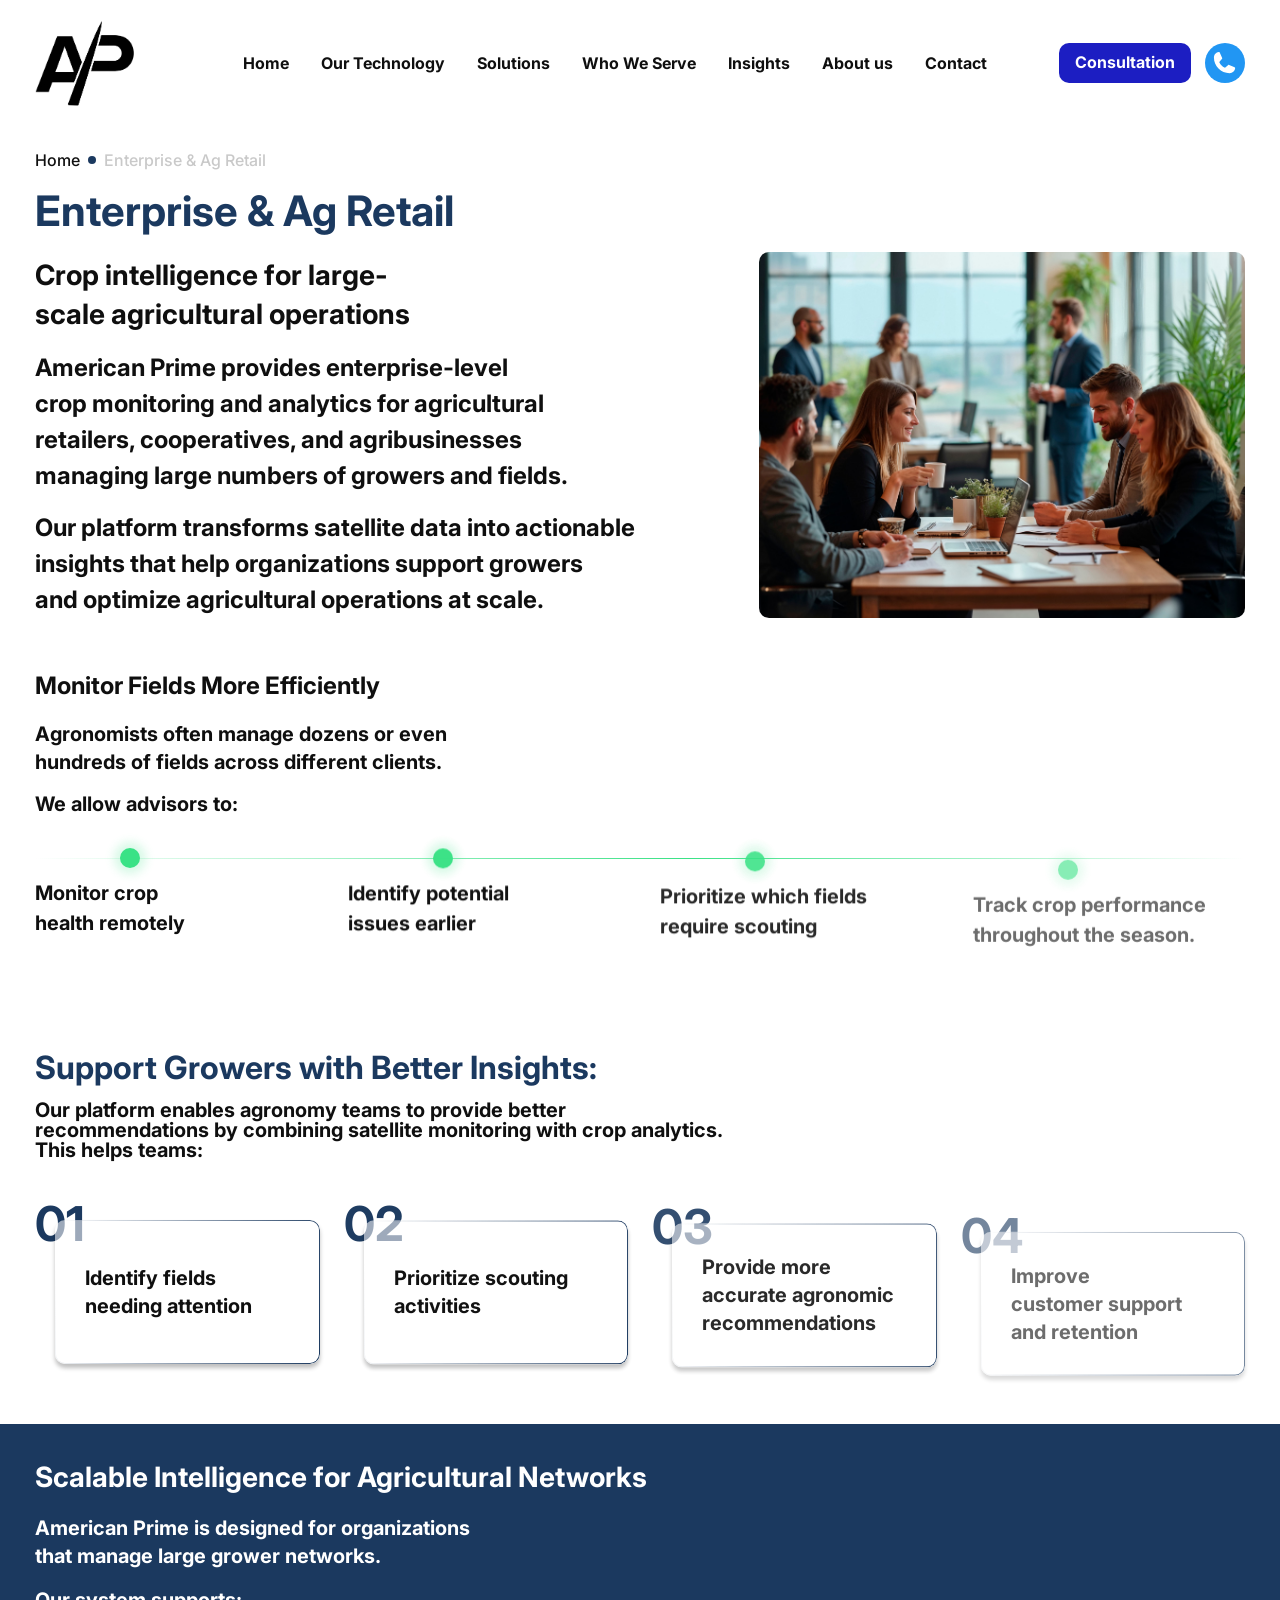
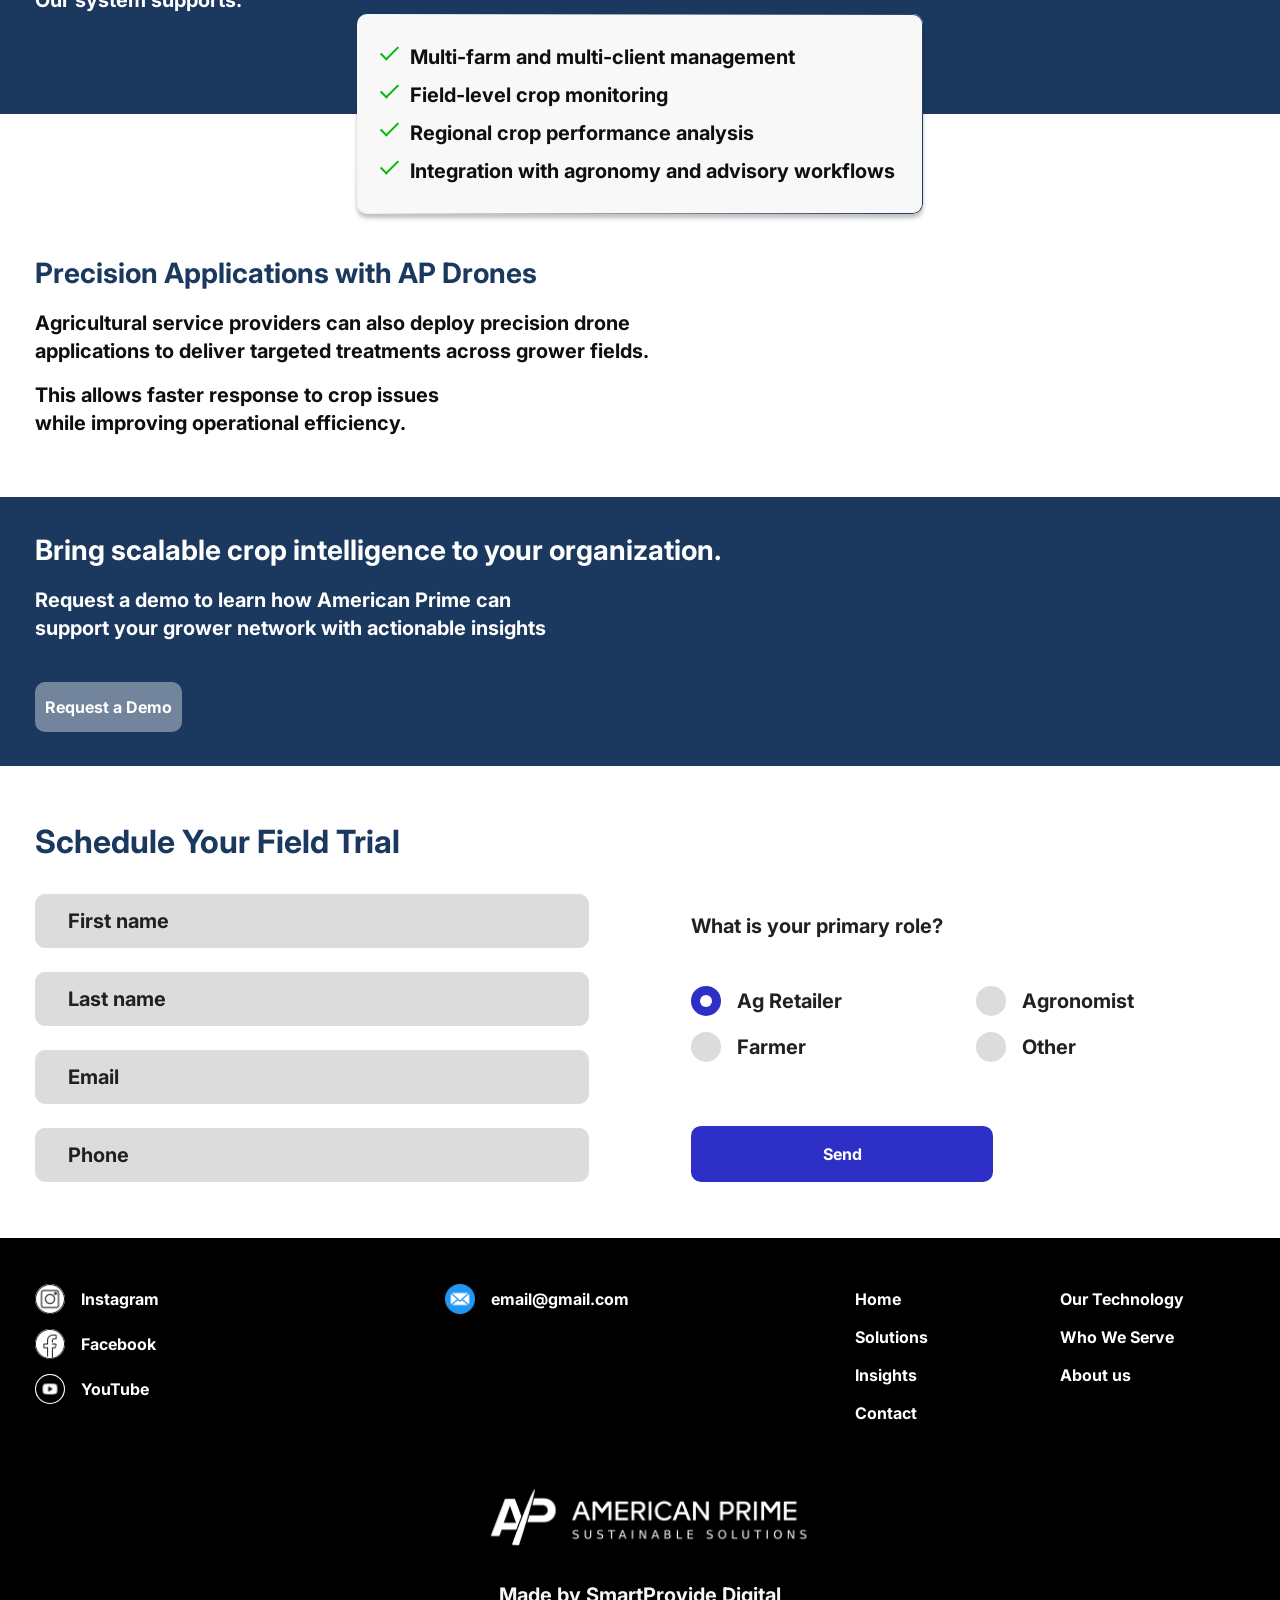
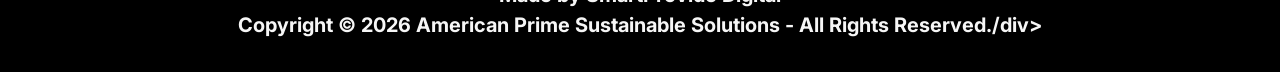
<file: serve-4.html>
<!doctype html>
<html lang="en">
<head>
    <meta charset="UTF-8" />
    <meta name="viewport" content="width=device-width, initial-scale=1.0" />

    <title>AmericanPrime</title>

    <!-- FAVICONS -->
    <link rel="icon" type="image/x-icon" href="./assets/images/favicon/favicon.ico" />
    <link rel="icon" type="image/svg+xml" href="./assets/images/favicon/favicon.svg" />
    <link rel="icon" type="image/png" sizes="96x96" href="./assets/images/favicon/favicon-96x96.png" />
    <link rel="apple-touch-icon" href="./assets/images/favicon/apple-touch-icon.png" />

  <script type="module" crossorigin src="./assets/js/vendor.min.js"></script>
  <script type="module" crossorigin src="./assets/js/main.min2.js"></script>
  <link rel="stylesheet" crossorigin href="./assets/css/style.min.css">
</head>
<body>
    <div class="wrapper" id="main">
        <header class="header" data-anim="fade-up" data-anim-delay="0.3">
            <div class="header__container">
                <a class="header__logo" href="#"><img src="./assets/images/logo.png" alt="AmericanPrime" /></a>
        
                <div class="header__menu menu">
                    <nav class="menu__nav">
                        <ul>
                            <li>
                                <a href="#">Home</a>
                            </li>
                            <li>
                                <a href="#">Our Technology</a>
                            </li>
                            <li class="sub-in">
                                <a href="#">Solutions</a>
                                <div class="menu__arrow">
                                    <svg class="icon">
                                        <use href="./assets/images/sprite.svg#icon-arrow"></use>
                                    </svg>
                                </div>
        
                                <div class="sub-list">
                                    <ul>
                                        <li>
                                            <a href="#">On-Demand Services</a>
                                        </li>
                                        <li>
                                            <a href="#">AP Crop Intelligence</a>
                                        </li>
                                        <li>
                                            <a href="#">AP Drones</a>
                                        </li>
                                    </ul>
                                </div>
                            </li>
                            <li class="sub-in">
                                <a href="#">Who We Serve</a>
                                <div class="menu__arrow">
                                    <svg class="icon">
                                        <use href="./assets/images/sprite.svg#icon-arrow"></use>
                                    </svg>
                                </div>
                                <div class="sub-list">
                                    <ul>
                                        <li>
                                            <a href="#">Farmers & Ranchers</a>
                                        </li>
                                        <li>
                                            <a href="#">Agronomists & Advisors</a>
                                        </li>
                                        <li>
                                            <a href="#">Enterprise & Ag Retail</a>
                                        </li>
                                    </ul>
                                </div>
                            </li>
                            <li>
                                <a href="#">Insights</a>
                            </li>
                            <li>
                                <a href="#">About us</a>
                            </li>
                            <li>
                                <a href="#">Contact</a>
                            </li>
                        </ul>
                    </nav>
        
                    <div class="menu__actions">
                        <button class="menu__btn btn" type="button" data-popup-target="#form-contact">
                            Consultation
                        </button>
                        <a href="tel:111111111" class="menu__link-phone" aria-label="main phone">
                            <svg class="icon">
                                <use href="./assets/images/sprite.svg#icon-phone"></use>
                            </svg>
                        </a>
                    </div>
        
                </div>
        
                <button class="header__burger js-menu-trigger" type="button" aria-label="open menu">
                    <span></span>
                </button>
            </div>
        </header>
        <main class="page page--serve">
            <nav class="breadcrumbs" aria-label="Breadcrumb" data-anim="fade-up" data-anim-delay="0.3">
                <div class="breadcrumbs__container">
                    <ol class="breadcrumbs__list" itemscope itemtype="https://schema.org/BreadcrumbList">
            
                        <li class="breadcrumbs__item" itemprop="itemListElement" itemscope itemtype="https://schema.org/ListItem">
                            <a class="breadcrumbs__link" href="/" itemprop="item">
                                <span itemprop="name">Home</span>
                            </a>
                            <meta itemprop="position" content="1" />
                        </li>
            
            
                        <li class="breadcrumbs__item breadcrumbs__item--current" itemprop="itemListElement" itemscope
                            itemtype="https://schema.org/ListItem">
                            <span class="breadcrumbs__current" itemprop="name" aria-current="page"> Enterprise &amp; Ag Retail</span>
                            <meta itemprop="position" content="2" />
                        </li>
            
                    </ol>
                </div>
            </nav>
            <section class="hero-main">
                <div class="hero-main__container">
                    <div class="hero-main__row">
                        <div class="hero-main__content">
                            <h1 class="hero-main__title page-title" data-anim="fade-up">Enterprise & Ag Retail
                            </h1>
                            <div class="hero-main__text text-formatted" data-anim="fade-up" data-anim-delay="0.3">
                                <h3>Crop intelligence for large-scale agricultural operations</h3>
                                <p>American Prime provides enterprise-level crop monitoring and analytics for
                                    agricultural retailers, cooperatives, and agribusinesses managing large numbers of
                                    growers and fields.</p>
                                <p>
                                    Our platform transforms satellite data into actionable insights that help
                                    organizations support growers and optimize agricultural operations at scale.</p>
                            </div>
                        </div>
                        <div class="hero-main__img" data-anim="fade-up" data-anim-delay="0.3">
                            <img src="./assets/images/team.jpg" alt="team">
                        </div>
                    </div>

                    <div class="hero-main__utp utp">
                        <h2 class="utp__title" data-anim="fade-up" data-anim-delay="0.4">Monitor Fields More Efficiently
                        </h2>
                        <div class="utp__text">
                            <p>Agronomists often manage dozens or even hundreds of fields across different clients.</p>
                            <p>We allow advisors to:</p>
                        </div>

                        <ul class="utp__list" data-anim-stagger="true">
                            <li class="utp__item">
                                <h3 class="utp__item-title">Monitor crop health remotely</h3>
                            </li>
                            <li class="utp__item">
                                <h3 class="utp__item-title">Identify potential issues earlier</h3>
                            </li>
                            <li class="utp__item">
                                <h3 class="utp__item-title">Prioritize which fields require scouting</h3>
                            </li>
                            <li class="utp__item">
                                <h3 class="utp__item-title">Track crop performance throughout the season.</h3>
                            </li>
                        </ul>
                    </div>
                </div>
            </section>


            <!-- Farming -->
            <section class="section farming">
                <div class="farming__container">
                    <div class="farming__top">
                        <h2 class="farming__title title" data-anim="fade-up">Support Growers with Better Insights:</h2>

                        <div class="farming__text" data-anim="fade-up">
                            <p>Our platform enables agronomy teams to provide better recommendations by combining
                                satellite monitoring with crop analytics.</p>
                            <p>This helps teams:</p>
                        </div>
                    </div>

                    <ul class="farming__list" data-anim-stagger="true">
                        <li class="farming__item">
                            <div class="farming__item-text"><span>Identify fields needing attention</span></div>
                        </li>
                        <li class="farming__item">
                            <div class="farming__item-text"><span>Prioritize scouting activities</span></div>
                        </li>
                        <li class="farming__item">
                            <div class="farming__item-text"><span>Provide more accurate agronomic recommendations</span>
                            </div>
                        </li>
                        <li class="farming__item">
                            <div class="farming__item-text"><span>Improve customer support and retention</span>
                            </div>
                        </li>
                    </ul>
                </div>
            </section>

            <div class="block-content pb-100">
                <div class="block-content__container" data-anim="fade-up">
                    <div class="block-content__text text-formatted">
                        <h3>Scalable Intelligence for Agricultural Networks</h3>
                        <p>
                            American Prime is designed for organizations that manage large grower networks.
                        </p>
                        <p>
                            Our system supports:</p>
                    </div>
                </div>
            </div>

            <section class="content-list">
                <div class="content-list__container">
                    <div class="content-list__row">
                        <ul class="content-list__list">
                            <li class="content-list__item">Multi-farm and multi-client management</li>
                            <li class="content-list__item">Field-level crop monitoring</li>
                            <li class="content-list__item"> Regional crop performance analysis</li>
                            <li class="content-list__item">Integration with agronomy and advisory workflows</li>
                        </ul>

                        <div class="content-list__content text-formatted">
                            <h3> Precision Applications with AP Drones</h3>
                            <p>Agricultural service providers can also deploy precision drone applications to deliver
                                targeted treatments across grower fields.</p>
                            <p>
                                This allows faster response to crop issues while improving operational efficiency.</p>
                        </div>
                    </div>
                </div>
            </section>


            <div class="block-content">
                <div class="block-content__container" data-anim="fade-up">
                    <div class="block-content__text text-formatted">
                        <h3>Bring scalable crop intelligence to your organization.</h3>
                        <p>
                            Request a demo to learn how American Prime can support your grower network with actionable
                            insights
                        </p>
                    </div>
                    <button class="block-content__btn btn" type="button" data-popup-target="#form-contact">Request a
                        Demo</button>
                </div>
            </div>

            <!-- form -->
            <section class="section form" id="form-main">
                <div class="form__container">
                    <div class="form__wrap">
                        <h2 class="form__title title" data-anim="fade-up">Schedule Your Field Trial</h2>
                        <form action="">
                            <div class="form-grid" data-anim="fade-up" data-anim-delay="0.4">
                                <div class="form-col">
                                    <div class="form-group">
                                        <input class="form-input" type="text" name="" id="contact-fist-name" required
                                            placeholder="First name">
                                    </div>
                                    <div class="form-group">
                                        <input class="form-input" type="text" name="" id="contact-last-name" required
                                            placeholder="Last name">
                                    </div>


                                    <div class="form-group">
                                        <input class="form-input" type="email" name="" id="contact-email" required
                                            placeholder="Email">
                                    </div>
                                    <div class="form-group">
                                        <input class="form-input" type="text" name="" id="contact-phone" required
                                            placeholder="Phone">
                                    </div>
                                </div>
                                <div class="form-col">
                                    <fieldset class="radio-fieldset">
                                        <legend class="radio-fieldset__title">What is your primary role?</legend>

                                        <div class="radio-fieldset__grid">
                                            <label class="custom-radio">
                                                <input type="radio" name="primary_role" value="ag_retailer"
                                                    class="custom-radio__input" checked>
                                                <span class="custom-radio__box"></span>
                                                <span class="custom-radio__text">Ag Retailer</span>
                                            </label>

                                            <label class="custom-radio">
                                                <input type="radio" name="primary_role" value="agronomist"
                                                    class="custom-radio__input">
                                                <span class="custom-radio__box"></span>
                                                <span class="custom-radio__text">Agronomist</span>
                                            </label>

                                            <label class="custom-radio">
                                                <input type="radio" name="primary_role" value="farmer"
                                                    class="custom-radio__input">
                                                <span class="custom-radio__box"></span>
                                                <span class="custom-radio__text">Farmer</span>
                                            </label>

                                            <label class="custom-radio">
                                                <input type="radio" name="primary_role" value="other"
                                                    class="custom-radio__input">
                                                <span class="custom-radio__box"></span>
                                                <span class="custom-radio__text">Other</span>
                                            </label>
                                        </div>
                                    </fieldset>
                                    <button class="btn" type="submit">Send</button>
                                </div>
                            </div>
                        </form>
                    </div>
                </div>
            </section>
        </main>

        <footer class="footer">
            <div class="footer__container">
                <div class="footer__row">
                    <div class="footer__social social">
                        <ul class="social__list">
                            <li class="social__item">
                                <a href="#" class="social__link" aria-label="Instagram" target="_blank" rel="noopener">
                                    <span class="social__icon">
                                        <svg width="30" height="30" viewBox="0 0 30 30" fill="none"
                                            xmlns="http://www.w3.org/2000/svg" xmlns:xlink="http://www.w3.org/1999/xlink">
                                            <rect width="30" height="30" rx="15" fill="white" />
                                            <rect width="30" height="30" rx="15" fill="url(#pattern0_127_226)" />
                                            <defs>
                                                <pattern id="pattern0_127_226" patternContentUnits="objectBoundingBox" width="1"
                                                    height="1">
                                                    <use xlink:href="#image0_127_226" transform="scale(0.00195312)" />
                                                </pattern>
                                                <image id="image0_127_226" width="512" height="512" preserveAspectRatio="none"
                                                    xlink:href="[data-uri]" />
                                            </defs>
                                        </svg>
                                    </span>
                                    <span class="social__text">Instagram</span>
                                </a>
        
        
                            </li>
                            <li class="social__item"> <a href="#" class="social__link" aria-label="Facebook" target="_blank"
                                    rel="noopener">
                                    <span class="social__icon">
                                        <svg width="30" height="30" viewBox="0 0 30 30" fill="none"
                                            xmlns="http://www.w3.org/2000/svg" xmlns:xlink="http://www.w3.org/1999/xlink">
                                            <rect width="30" height="30" rx="15" fill="white" />
                                            <rect width="30" height="30" rx="15" fill="url(#pattern0_127_225)" />
                                            <defs>
                                                <pattern id="pattern0_127_225" patternContentUnits="objectBoundingBox" width="1"
                                                    height="1">
                                                    <use xlink:href="#image0_127_225" transform="scale(0.00195312)" />
                                                </pattern>
                                                <image id="image0_127_225" width="512" height="512" preserveAspectRatio="none"
                                                    xlink:href="[data-uri]" />
                                            </defs>
                                        </svg>
        
                                    </span>
                                    <span class="social__text">Facebook</span>
                                </a>
                            </li>
                            <li class="social__item"> <a href="#" class="social__link" aria-label="YouTube" target="_blank"
                                    rel="noopener">
                                    <span class="social__icon">
                                        <svg width="29" height="29" viewBox="0 0 29 29" fill="none"
                                            xmlns="http://www.w3.org/2000/svg" xmlns:xlink="http://www.w3.org/1999/xlink">
                                            <rect x="0.5" y="0.5" width="28" height="28" rx="14" fill="white" />
                                            <rect x="0.5" y="0.5" width="28" height="28" rx="14"
                                                fill="url(#pattern0_127_227)" />
                                            <rect x="0.5" y="0.5" width="28" height="28" rx="14" stroke="white" />
                                            <defs>
                                                <pattern id="pattern0_127_227" patternContentUnits="objectBoundingBox" width="1"
                                                    height="1">
                                                    <use xlink:href="#image0_127_227" transform="scale(0.00195312)" />
                                                </pattern>
                                                <image id="image0_127_227" width="512" height="512" preserveAspectRatio="none"
                                                    xlink:href="[data-uri]" />
                                            </defs>
                                        </svg>
                                    </span>
                                    <span class="social__text">YouTube</span>
                                </a>
                            </li>
                        </ul>
                    </div>
        
        
                    <div class="footer__contacts contacts">
                        <ul class="contacts__list">
                            <li class="contacts__item">
                                <a class="contacts__link" href="mailto:essentials.dp@gmail.com">
                                    <span class="contacts__icon">
                                        <svg width="40" height="40" viewBox="0 0 40 40" fill="none"
                                            xmlns="http://www.w3.org/2000/svg" xmlns:xlink="http://www.w3.org/1999/xlink">
                                            <rect width="40" height="40" fill="url(#pattern0_50_588)" />
                                            <defs>
                                                <pattern id="pattern0_50_588" patternContentUnits="objectBoundingBox" width="1"
                                                    height="1">
                                                    <use xlink:href="#image0_50_588" transform="scale(0.00195312)" />
                                                </pattern>
                                                <image id="image0_50_588" width="512" height="512" preserveAspectRatio="none"
                                                    xlink:href="[data-uri]" />
                                            </defs>
                                        </svg>
        
                                    </span>
                                    <span class="contacts__text">
                                        email@gmail.com
                                    </span>
                                </a>
                            </li>
                        </ul>
                    </div>
        
                    <nav class="footer__nav">
                        <ul class="footer__list">
                            <li>
                                <a href="#">Home</a>
                            </li>
                            <li>
                                <a href="#">Our Technology</a>
                            </li>
                            <li>
                                <a href="#">Solutions</a>
                            </li>
                            <li>
                                <a href="#">Who We Serve</a>
                            </li>
                            <li>
                                <a href="#">Insights</a>
                            </li>
                            <li>
                                <a href="#">About us</a>
                            </li>
                            <li>
                                <a href="#">Contact</a>
                            </li>
                        </ul>
                    </nav>
                </div>
        
                <div class="footer__bottom">
                    <a href="#" class="footer__logo"><img src="./assets/images/logo-footer.png" alt="AmericanPrime" /></a>
        
                    <div class="footer__copyright">Made by SmartProvide Digital<br>
                        Copyright © 2026 American Prime Sustainable Solutions - All Rights Reserved./div>
                    </div>
                </div>
        </footer>    </div>
    <div id="form-contact" class="popup" aria-hidden="true">
        <div class="popup__wrapper">
    
            <div class="popup__content">
                <button class="popup__close close-popup" data-close-popup aria-label="Close" type="button"></button>
    
                <div class="popup__body">
                    <h2 class="popup__title">
                        Are you
                    </h2>
    
                    <form action="">
                        <div class="radio-fieldset__grid">
                            <label class="custom-radio">
                                <input type="radio" name="primary_role" value="farmer-ranchers" class="custom-radio__input"
                                    checked>
                                <span class="custom-radio__box"></span>
                                <span class="custom-radio__text">farmer/ranchers</span>
                            </label>
    
                            <label class="custom-radio">
                                <input type="radio" name="primary_role" value="enterprise-advisor"
                                    class="custom-radio__input">
                                <span class="custom-radio__box"></span>
                                <span class="custom-radio__text">enterprise/advisor</span>
                            </label>
    
                            <label class="custom-radio">
                                <input type="radio" name="primary_role" value="other" class="custom-radio__input">
                                <span class="custom-radio__box"></span>
                                <span class="custom-radio__text">Other</span>
                            </label>
                        </div>
                        <div class="form-group">
                            <input class="form-input" type="text" name="" id="name" required placeholder="Name">
                        </div>
                        <div class="form-group">
                            <input class="form-input" type="text" name="" id="farm-size" required placeholder="Farm size">
                            <div class="form-info">for enterprise/advisor instead of farm size - company name</div>
                        </div>
    
                        <div class="form-group">
                            <input class="form-input" type="email" name="" id="email" required placeholder="Email">
                        </div>
                        <div class="form-group">
                            <input class="form-input" type="text" name="" id="phone" required placeholder="Phone">
                        </div>
    
                        <button class="btn" type="submit">Send</button>
                    </form>
                </div>
            </div>
    
        </div>
    </div>
    
    <div id="form-success" class="popup" aria-hidden="true">
        <div class="popup__wrapper">
    
            <div class="popup__content">
                <button class="popup__close close-popup" data-close-popup aria-label="Close" type="button"></button>
    
                <div class="popup__body">
                    <h2 class="popup__title">
                        Дякуємо!
                    </h2>
                    <div class="popup__text">
                        <p>Ми звʼяжемось з вами протягом 24 годин</p>
                    </div>
                    <button class="btn" type="button" data-close-popup>Ок
                    </button>
                </div>
            </div>
        </div>
    </div></body>

</html>
</file>
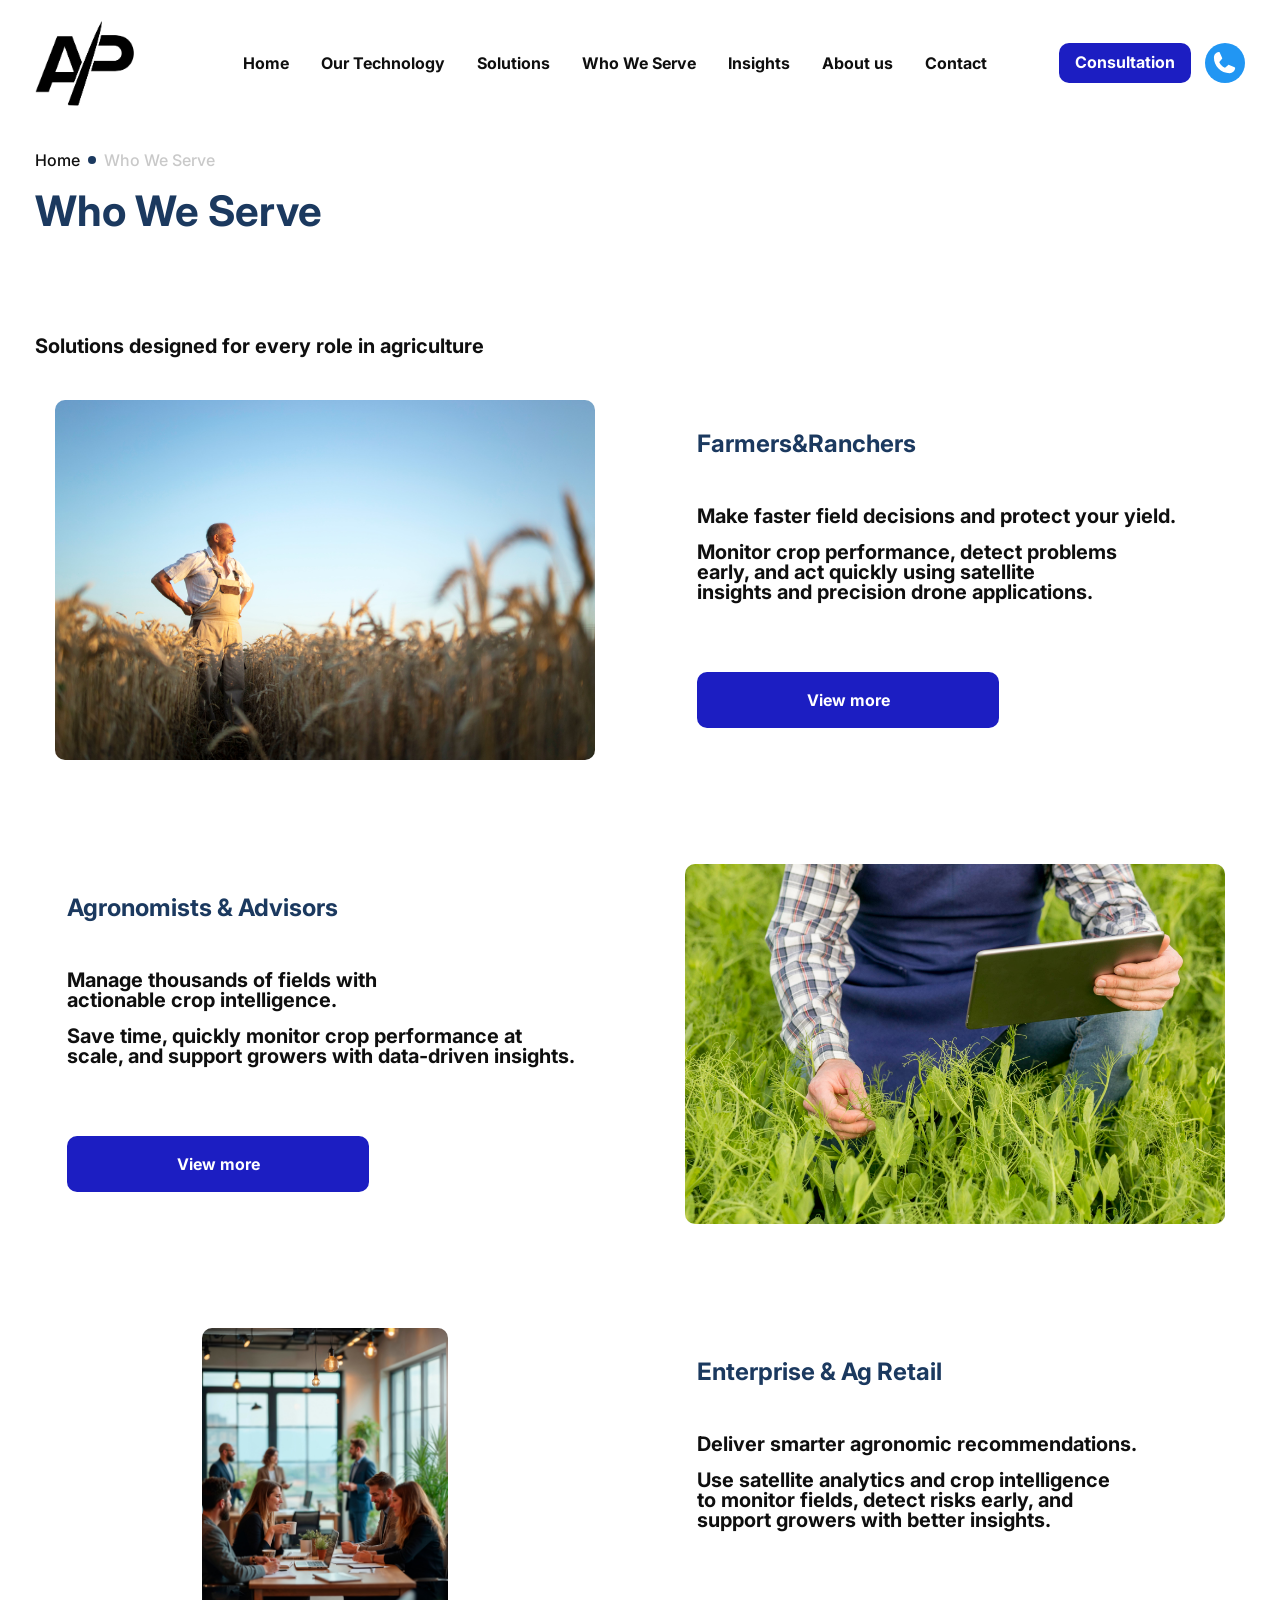
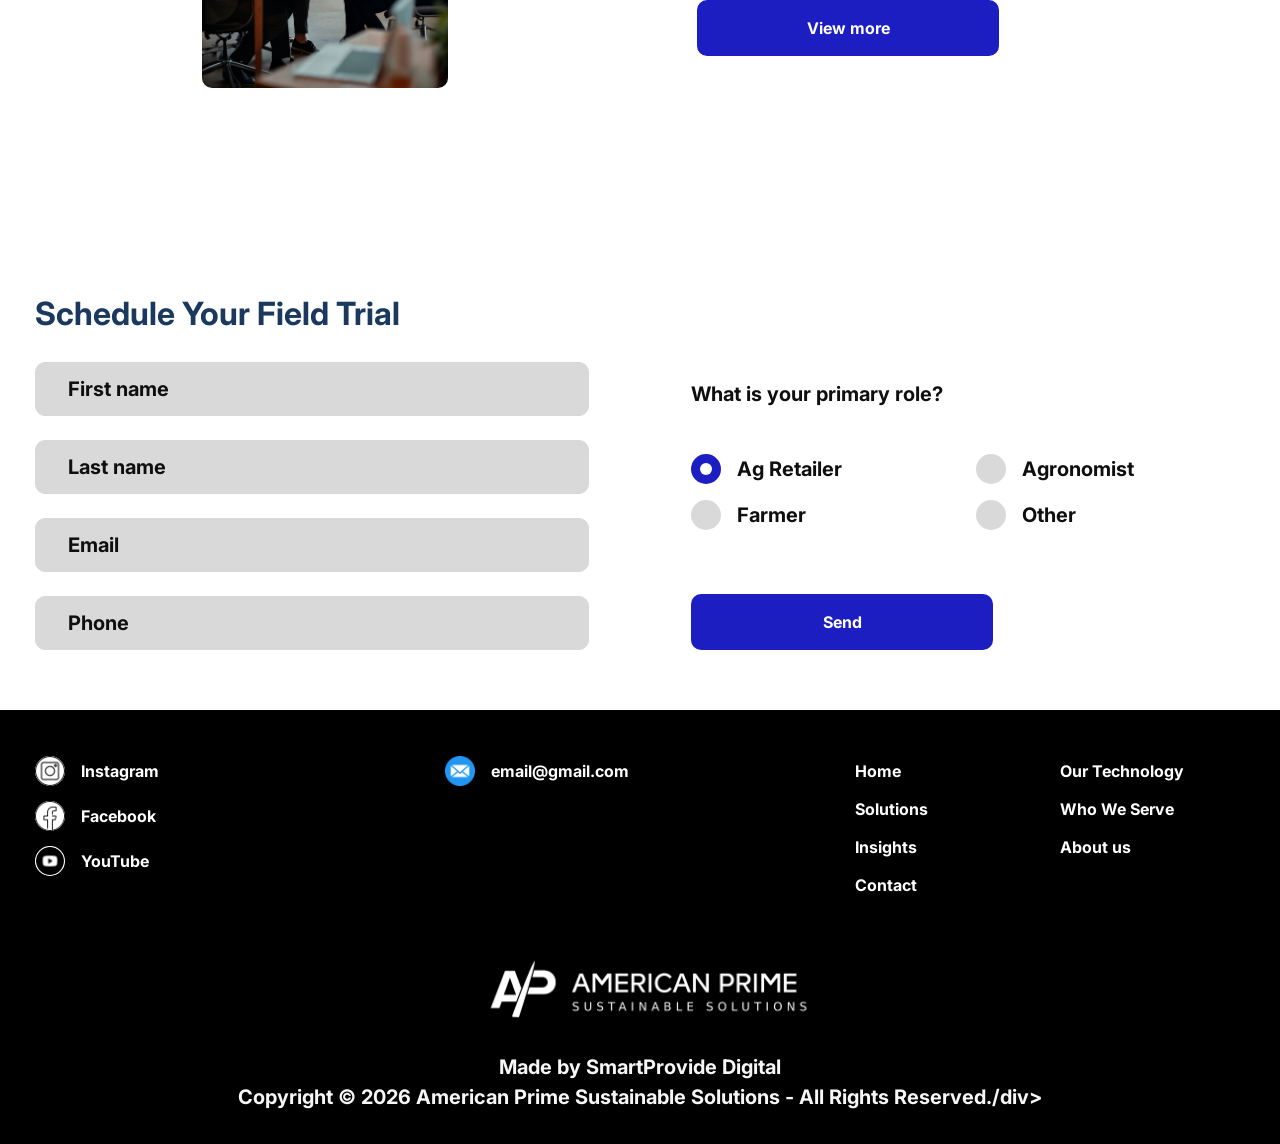
<file: serve.html>
<!doctype html>
<html lang="en">
<head>
    <meta charset="UTF-8" />
    <meta name="viewport" content="width=device-width, initial-scale=1.0" />

    <title>AmericanPrime</title>

    <!-- FAVICONS -->
    <link rel="icon" type="image/x-icon" href="./assets/images/favicon/favicon.ico" />
    <link rel="icon" type="image/svg+xml" href="./assets/images/favicon/favicon.svg" />
    <link rel="icon" type="image/png" sizes="96x96" href="./assets/images/favicon/favicon-96x96.png" />
    <link rel="apple-touch-icon" href="./assets/images/favicon/apple-touch-icon.png" />

  <script type="module" crossorigin src="./assets/js/vendor.min.js"></script>
  <script type="module" crossorigin src="./assets/js/main.min2.js"></script>
  <link rel="stylesheet" crossorigin href="./assets/css/style.min.css">
</head>
<body>
    <div class="wrapper" id="main">
        <header class="header" data-anim="fade-up" data-anim-delay="0.3">
            <div class="header__container">
                <a class="header__logo" href="#"><img src="./assets/images/logo.png" alt="AmericanPrime" /></a>
        
                <div class="header__menu menu">
                    <nav class="menu__nav">
                        <ul>
                            <li>
                                <a href="#">Home</a>
                            </li>
                            <li>
                                <a href="#">Our Technology</a>
                            </li>
                            <li class="sub-in">
                                <a href="#">Solutions</a>
                                <div class="menu__arrow">
                                    <svg class="icon">
                                        <use href="./assets/images/sprite.svg#icon-arrow"></use>
                                    </svg>
                                </div>
        
                                <div class="sub-list">
                                    <ul>
                                        <li>
                                            <a href="#">On-Demand Services</a>
                                        </li>
                                        <li>
                                            <a href="#">AP Crop Intelligence</a>
                                        </li>
                                        <li>
                                            <a href="#">AP Drones</a>
                                        </li>
                                    </ul>
                                </div>
                            </li>
                            <li class="sub-in">
                                <a href="#">Who We Serve</a>
                                <div class="menu__arrow">
                                    <svg class="icon">
                                        <use href="./assets/images/sprite.svg#icon-arrow"></use>
                                    </svg>
                                </div>
                                <div class="sub-list">
                                    <ul>
                                        <li>
                                            <a href="#">Farmers & Ranchers</a>
                                        </li>
                                        <li>
                                            <a href="#">Agronomists & Advisors</a>
                                        </li>
                                        <li>
                                            <a href="#">Enterprise & Ag Retail</a>
                                        </li>
                                    </ul>
                                </div>
                            </li>
                            <li>
                                <a href="#">Insights</a>
                            </li>
                            <li>
                                <a href="#">About us</a>
                            </li>
                            <li>
                                <a href="#">Contact</a>
                            </li>
                        </ul>
                    </nav>
        
                    <div class="menu__actions">
                        <button class="menu__btn btn" type="button" data-popup-target="#form-contact">
                            Consultation
                        </button>
                        <a href="tel:111111111" class="menu__link-phone" aria-label="main phone">
                            <svg class="icon">
                                <use href="./assets/images/sprite.svg#icon-phone"></use>
                            </svg>
                        </a>
                    </div>
        
                </div>
        
                <button class="header__burger js-menu-trigger" type="button" aria-label="open menu">
                    <span></span>
                </button>
            </div>
        </header>
        <main class="page page--demand">
            <nav class="breadcrumbs" aria-label="Breadcrumb" data-anim="fade-up" data-anim-delay="0.3">
                <div class="breadcrumbs__container">
                    <ol class="breadcrumbs__list" itemscope itemtype="https://schema.org/BreadcrumbList">
            
                        <li class="breadcrumbs__item" itemprop="itemListElement" itemscope itemtype="https://schema.org/ListItem">
                            <a class="breadcrumbs__link" href="/" itemprop="item">
                                <span itemprop="name">Home</span>
                            </a>
                            <meta itemprop="position" content="1" />
                        </li>
            
            
                        <li class="breadcrumbs__item breadcrumbs__item--current" itemprop="itemListElement" itemscope
                            itemtype="https://schema.org/ListItem">
                            <span class="breadcrumbs__current" itemprop="name" aria-current="page"> Who We Serve</span>
                            <meta itemprop="position" content="2" />
                        </li>
            
                    </ol>
                </div>
            </nav>
            <section class="solutions">
                <div class="solutions__container">
                    <h1 class="solutions__title page-title" data-anim="fade-up">Who We Serve
                    </h1>
                    <div class="section-text">Solutions designed for every role in agriculture</div>
                    <ul class="solutions__list">
                        <li class="solutions__item item-solution">
                            <div class="item-solution__img" data-anim="fade-left">
                                <img src="./assets/images/distance.jpg" alt="distance">
                            </div>
                            <div class="item-solution__content" data-anim="fade-right">
                                <h2 class="item-solution__title block-title">Farmers&Ranchers</h2>
                                <div class="item-solution__text text-formatted">
                                    <p>Make faster field decisions and protect your yield.</p>

                                    <p>Monitor crop performance, detect problems early, and act quickly using satellite
                                        insights and precision drone applications.</p>
                                </div>

                                <a class="btn" href="#">View more</a>
                            </div>
                        </li>
                        <li class="solutions__item item-solution">
                            <div class="item-solution__img" data-anim="fade-right">
                                <img src="./assets/images/farmer.jpg" alt="farmer">
                            </div>
                            <div class="item-solution__content" data-anim="fade-left">
                                <h2 class="item-solution__title block-title">Agronomists & Advisors</h2>
                                <div class="item-solution__text text-formatted">
                                    <p>Manage thousands of fields with actionable crop intelligence.
                                    </p>
                                    <p>Save time, quickly monitor crop performance at scale, and support growers with
                                        data-driven insights.</p>
                                </div>

                                <a class="btn" href="#">View more</a>
                            </div>
                        </li>
                        <li class="solutions__item item-solution">
                            <div class="item-solution__img" data-anim="fade-left">
                                <img src="./assets/images/team.jpg" alt="team">
                            </div>
                            <div class="item-solution__content" data-anim="fade-right">
                                <h2 class="item-solution__title block-title">Enterprise & Ag Retail</h2>
                                <div class="item-solution__text text-formatted">
                                    <p>Deliver smarter agronomic recommendations.
                                    </p>
                                    <p>Use satellite analytics and crop intelligence to monitor fields, detect risks
                                        early, and support growers with better insights.</p>
                                </div>

                                <a class="btn" href="#">View more</a>
                            </div>
                        </li>
                    </ul>
                </div>
            </section>

            <!-- form -->
            <section class="section form" id="form-main">
                <div class="form__container">
                    <div class="form__wrap">
                        <h2 class="form__title title" data-anim="fade-up">Schedule Your Field Trial</h2>
                        <form action="">
                            <div class="form-grid" data-anim="fade-up" data-anim-delay="0.4">
                                <div class="form-col">
                                    <div class="form-group">
                                        <input class="form-input" type="text" name="" id="contact-fist-name" required
                                            placeholder="First name">
                                    </div>
                                    <div class="form-group">
                                        <input class="form-input" type="text" name="" id="contact-last-name" required
                                            placeholder="Last name">
                                    </div>


                                    <div class="form-group">
                                        <input class="form-input" type="email" name="" id="contact-email" required
                                            placeholder="Email">
                                    </div>
                                    <div class="form-group">
                                        <input class="form-input" type="text" name="" id="contact-phone" required
                                            placeholder="Phone">
                                    </div>
                                </div>
                                <div class="form-col">
                                    <fieldset class="radio-fieldset">
                                        <legend class="radio-fieldset__title">What is your primary role?</legend>

                                        <div class="radio-fieldset__grid">
                                            <label class="custom-radio">
                                                <input type="radio" name="primary_role" value="ag_retailer"
                                                    class="custom-radio__input" checked>
                                                <span class="custom-radio__box"></span>
                                                <span class="custom-radio__text">Ag Retailer</span>
                                            </label>

                                            <label class="custom-radio">
                                                <input type="radio" name="primary_role" value="agronomist"
                                                    class="custom-radio__input">
                                                <span class="custom-radio__box"></span>
                                                <span class="custom-radio__text">Agronomist</span>
                                            </label>

                                            <label class="custom-radio">
                                                <input type="radio" name="primary_role" value="farmer"
                                                    class="custom-radio__input">
                                                <span class="custom-radio__box"></span>
                                                <span class="custom-radio__text">Farmer</span>
                                            </label>

                                            <label class="custom-radio">
                                                <input type="radio" name="primary_role" value="other"
                                                    class="custom-radio__input">
                                                <span class="custom-radio__box"></span>
                                                <span class="custom-radio__text">Other</span>
                                            </label>
                                        </div>
                                    </fieldset>
                                    <button class="btn" type="submit">Send</button>
                                </div>
                            </div>
                        </form>
                    </div>
                </div>
            </section>
        </main>

        <footer class="footer">
            <div class="footer__container">
                <div class="footer__row">
                    <div class="footer__social social">
                        <ul class="social__list">
                            <li class="social__item">
                                <a href="#" class="social__link" aria-label="Instagram" target="_blank" rel="noopener">
                                    <span class="social__icon">
                                        <svg width="30" height="30" viewBox="0 0 30 30" fill="none"
                                            xmlns="http://www.w3.org/2000/svg" xmlns:xlink="http://www.w3.org/1999/xlink">
                                            <rect width="30" height="30" rx="15" fill="white" />
                                            <rect width="30" height="30" rx="15" fill="url(#pattern0_127_226)" />
                                            <defs>
                                                <pattern id="pattern0_127_226" patternContentUnits="objectBoundingBox" width="1"
                                                    height="1">
                                                    <use xlink:href="#image0_127_226" transform="scale(0.00195312)" />
                                                </pattern>
                                                <image id="image0_127_226" width="512" height="512" preserveAspectRatio="none"
                                                    xlink:href="[data-uri]" />
                                            </defs>
                                        </svg>
                                    </span>
                                    <span class="social__text">Instagram</span>
                                </a>
        
        
                            </li>
                            <li class="social__item"> <a href="#" class="social__link" aria-label="Facebook" target="_blank"
                                    rel="noopener">
                                    <span class="social__icon">
                                        <svg width="30" height="30" viewBox="0 0 30 30" fill="none"
                                            xmlns="http://www.w3.org/2000/svg" xmlns:xlink="http://www.w3.org/1999/xlink">
                                            <rect width="30" height="30" rx="15" fill="white" />
                                            <rect width="30" height="30" rx="15" fill="url(#pattern0_127_225)" />
                                            <defs>
                                                <pattern id="pattern0_127_225" patternContentUnits="objectBoundingBox" width="1"
                                                    height="1">
                                                    <use xlink:href="#image0_127_225" transform="scale(0.00195312)" />
                                                </pattern>
                                                <image id="image0_127_225" width="512" height="512" preserveAspectRatio="none"
                                                    xlink:href="[data-uri]" />
                                            </defs>
                                        </svg>
        
                                    </span>
                                    <span class="social__text">Facebook</span>
                                </a>
                            </li>
                            <li class="social__item"> <a href="#" class="social__link" aria-label="YouTube" target="_blank"
                                    rel="noopener">
                                    <span class="social__icon">
                                        <svg width="29" height="29" viewBox="0 0 29 29" fill="none"
                                            xmlns="http://www.w3.org/2000/svg" xmlns:xlink="http://www.w3.org/1999/xlink">
                                            <rect x="0.5" y="0.5" width="28" height="28" rx="14" fill="white" />
                                            <rect x="0.5" y="0.5" width="28" height="28" rx="14"
                                                fill="url(#pattern0_127_227)" />
                                            <rect x="0.5" y="0.5" width="28" height="28" rx="14" stroke="white" />
                                            <defs>
                                                <pattern id="pattern0_127_227" patternContentUnits="objectBoundingBox" width="1"
                                                    height="1">
                                                    <use xlink:href="#image0_127_227" transform="scale(0.00195312)" />
                                                </pattern>
                                                <image id="image0_127_227" width="512" height="512" preserveAspectRatio="none"
                                                    xlink:href="[data-uri]" />
                                            </defs>
                                        </svg>
                                    </span>
                                    <span class="social__text">YouTube</span>
                                </a>
                            </li>
                        </ul>
                    </div>
        
        
                    <div class="footer__contacts contacts">
                        <ul class="contacts__list">
                            <li class="contacts__item">
                                <a class="contacts__link" href="mailto:essentials.dp@gmail.com">
                                    <span class="contacts__icon">
                                        <svg width="40" height="40" viewBox="0 0 40 40" fill="none"
                                            xmlns="http://www.w3.org/2000/svg" xmlns:xlink="http://www.w3.org/1999/xlink">
                                            <rect width="40" height="40" fill="url(#pattern0_50_588)" />
                                            <defs>
                                                <pattern id="pattern0_50_588" patternContentUnits="objectBoundingBox" width="1"
                                                    height="1">
                                                    <use xlink:href="#image0_50_588" transform="scale(0.00195312)" />
                                                </pattern>
                                                <image id="image0_50_588" width="512" height="512" preserveAspectRatio="none"
                                                    xlink:href="[data-uri]" />
                                            </defs>
                                        </svg>
        
                                    </span>
                                    <span class="contacts__text">
                                        email@gmail.com
                                    </span>
                                </a>
                            </li>
                        </ul>
                    </div>
        
                    <nav class="footer__nav">
                        <ul class="footer__list">
                            <li>
                                <a href="#">Home</a>
                            </li>
                            <li>
                                <a href="#">Our Technology</a>
                            </li>
                            <li>
                                <a href="#">Solutions</a>
                            </li>
                            <li>
                                <a href="#">Who We Serve</a>
                            </li>
                            <li>
                                <a href="#">Insights</a>
                            </li>
                            <li>
                                <a href="#">About us</a>
                            </li>
                            <li>
                                <a href="#">Contact</a>
                            </li>
                        </ul>
                    </nav>
                </div>
        
                <div class="footer__bottom">
                    <a href="#" class="footer__logo"><img src="./assets/images/logo-footer.png" alt="AmericanPrime" /></a>
        
                    <div class="footer__copyright">Made by SmartProvide Digital<br>
                        Copyright © 2026 American Prime Sustainable Solutions - All Rights Reserved./div>
                    </div>
                </div>
        </footer>    </div>
    <div id="form-contact" class="popup" aria-hidden="true">
        <div class="popup__wrapper">
    
            <div class="popup__content">
                <button class="popup__close close-popup" data-close-popup aria-label="Close" type="button"></button>
    
                <div class="popup__body">
                    <h2 class="popup__title">
                        Are you
                    </h2>
    
                    <form action="">
                        <div class="radio-fieldset__grid">
                            <label class="custom-radio">
                                <input type="radio" name="primary_role" value="farmer-ranchers" class="custom-radio__input"
                                    checked>
                                <span class="custom-radio__box"></span>
                                <span class="custom-radio__text">farmer/ranchers</span>
                            </label>
    
                            <label class="custom-radio">
                                <input type="radio" name="primary_role" value="enterprise-advisor"
                                    class="custom-radio__input">
                                <span class="custom-radio__box"></span>
                                <span class="custom-radio__text">enterprise/advisor</span>
                            </label>
    
                            <label class="custom-radio">
                                <input type="radio" name="primary_role" value="other" class="custom-radio__input">
                                <span class="custom-radio__box"></span>
                                <span class="custom-radio__text">Other</span>
                            </label>
                        </div>
                        <div class="form-group">
                            <input class="form-input" type="text" name="" id="name" required placeholder="Name">
                        </div>
                        <div class="form-group">
                            <input class="form-input" type="text" name="" id="farm-size" required placeholder="Farm size">
                            <div class="form-info">for enterprise/advisor instead of farm size - company name</div>
                        </div>
    
                        <div class="form-group">
                            <input class="form-input" type="email" name="" id="email" required placeholder="Email">
                        </div>
                        <div class="form-group">
                            <input class="form-input" type="text" name="" id="phone" required placeholder="Phone">
                        </div>
    
                        <button class="btn" type="submit">Send</button>
                    </form>
                </div>
            </div>
    
        </div>
    </div>
    
    <div id="form-success" class="popup" aria-hidden="true">
        <div class="popup__wrapper">
    
            <div class="popup__content">
                <button class="popup__close close-popup" data-close-popup aria-label="Close" type="button"></button>
    
                <div class="popup__body">
                    <h2 class="popup__title">
                        Дякуємо!
                    </h2>
                    <div class="popup__text">
                        <p>Ми звʼяжемось з вами протягом 24 годин</p>
                    </div>
                    <button class="btn" type="button" data-close-popup>Ок
                    </button>
                </div>
            </div>
        </div>
    </div></body>

</html>
</file>
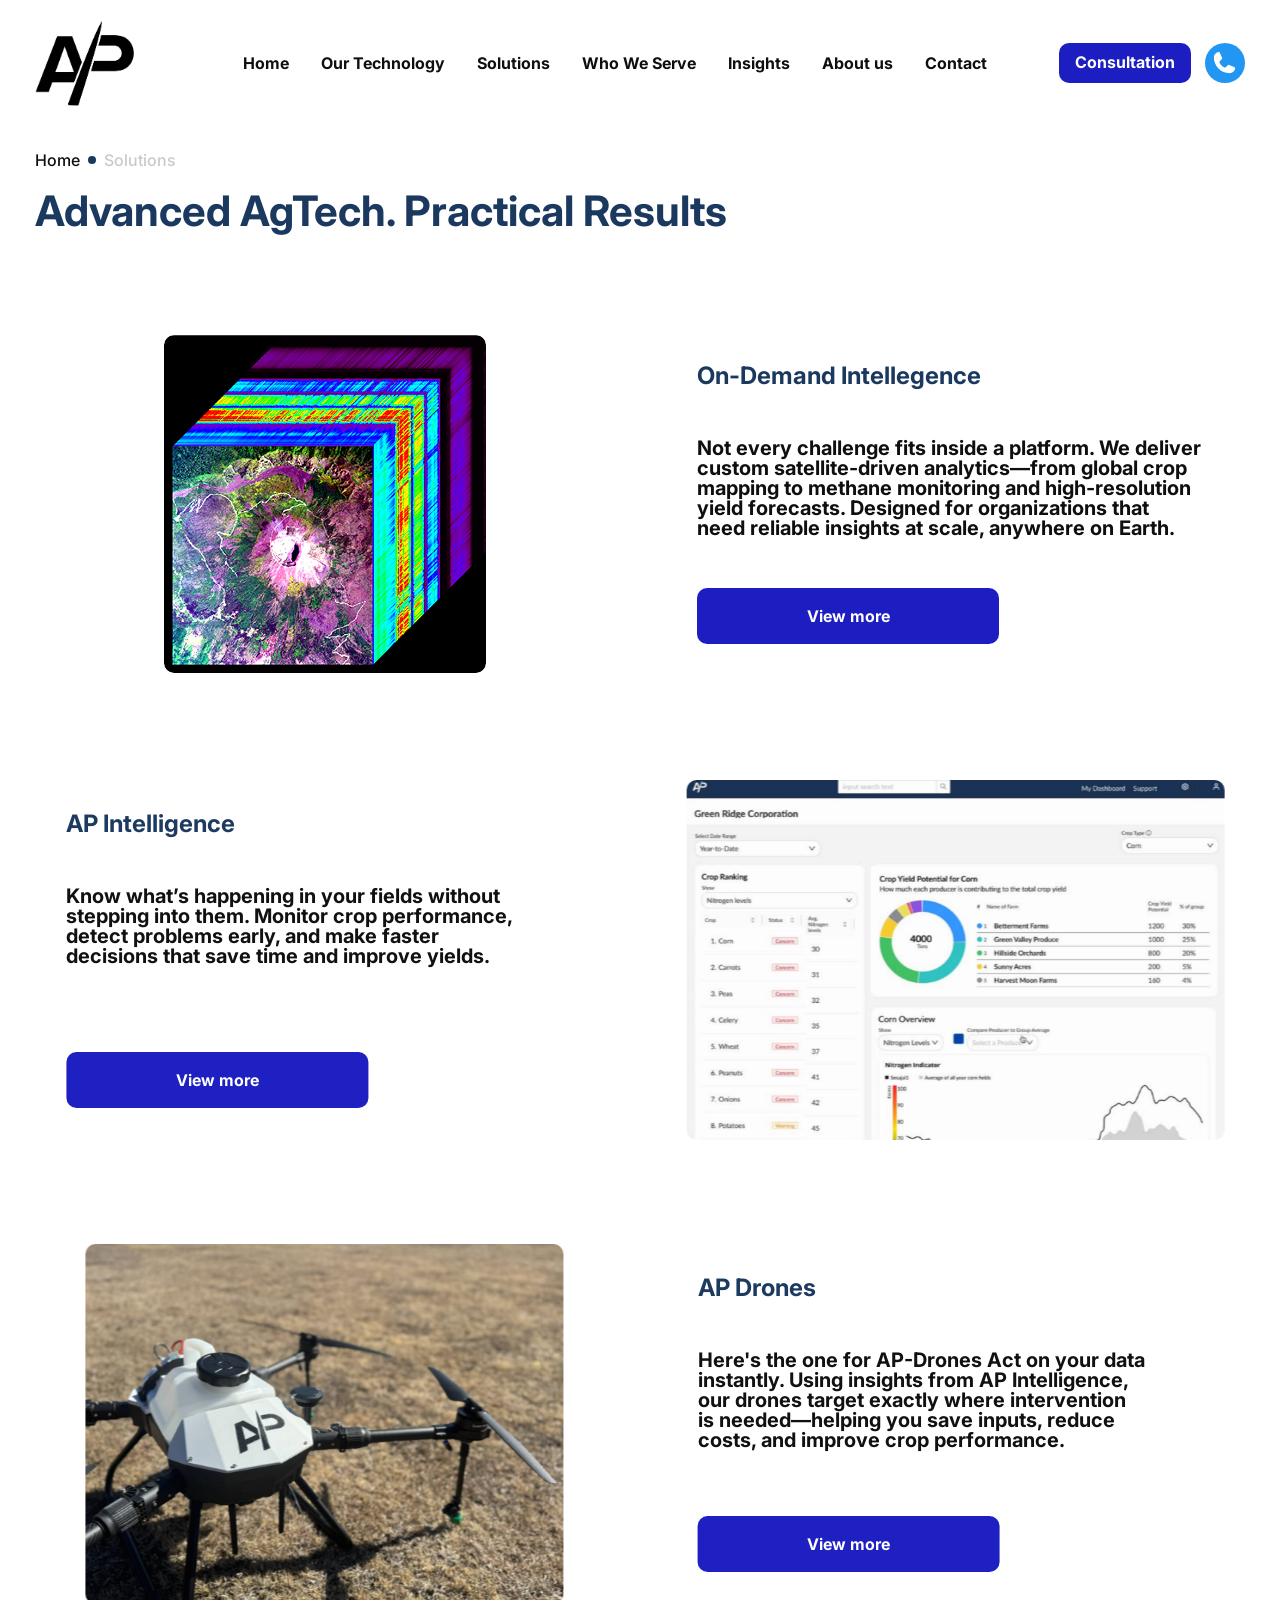
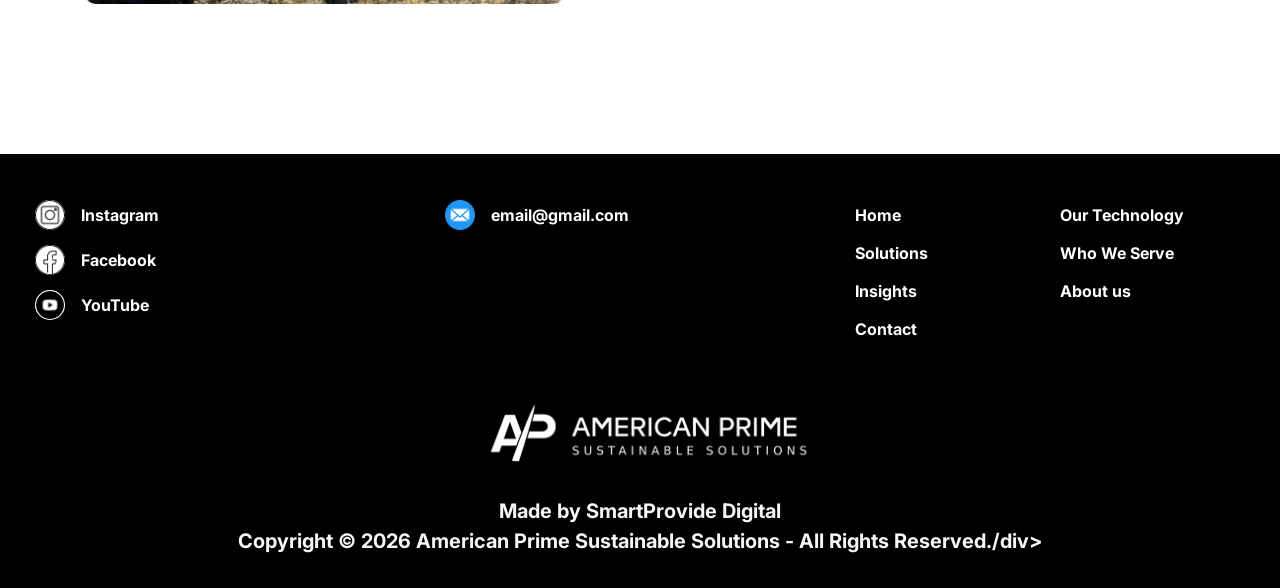
<file: solutions.html>
<!doctype html>
<html lang="en">
<head>
    <meta charset="UTF-8" />
    <meta name="viewport" content="width=device-width, initial-scale=1.0" />

    <title>AmericanPrime</title>

    <!-- FAVICONS -->
    <link rel="icon" type="image/x-icon" href="./assets/images/favicon/favicon.ico" />
    <link rel="icon" type="image/svg+xml" href="./assets/images/favicon/favicon.svg" />
    <link rel="icon" type="image/png" sizes="96x96" href="./assets/images/favicon/favicon-96x96.png" />
    <link rel="apple-touch-icon" href="./assets/images/favicon/apple-touch-icon.png" />

  <script type="module" crossorigin src="./assets/js/vendor.min.js"></script>
  <script type="module" crossorigin src="./assets/js/main.min2.js"></script>
  <link rel="stylesheet" crossorigin href="./assets/css/style.min.css">
</head>
<body>
    <div class="wrapper" id="main">
        <header class="header" data-anim="fade-up" data-anim-delay="0.3">
            <div class="header__container">
                <a class="header__logo" href="#"><img src="./assets/images/logo.png" alt="AmericanPrime" /></a>
        
                <div class="header__menu menu">
                    <nav class="menu__nav">
                        <ul>
                            <li>
                                <a href="#">Home</a>
                            </li>
                            <li>
                                <a href="#">Our Technology</a>
                            </li>
                            <li class="sub-in">
                                <a href="#">Solutions</a>
                                <div class="menu__arrow">
                                    <svg class="icon">
                                        <use href="./assets/images/sprite.svg#icon-arrow"></use>
                                    </svg>
                                </div>
        
                                <div class="sub-list">
                                    <ul>
                                        <li>
                                            <a href="#">On-Demand Services</a>
                                        </li>
                                        <li>
                                            <a href="#">AP Crop Intelligence</a>
                                        </li>
                                        <li>
                                            <a href="#">AP Drones</a>
                                        </li>
                                    </ul>
                                </div>
                            </li>
                            <li class="sub-in">
                                <a href="#">Who We Serve</a>
                                <div class="menu__arrow">
                                    <svg class="icon">
                                        <use href="./assets/images/sprite.svg#icon-arrow"></use>
                                    </svg>
                                </div>
                                <div class="sub-list">
                                    <ul>
                                        <li>
                                            <a href="#">Farmers & Ranchers</a>
                                        </li>
                                        <li>
                                            <a href="#">Agronomists & Advisors</a>
                                        </li>
                                        <li>
                                            <a href="#">Enterprise & Ag Retail</a>
                                        </li>
                                    </ul>
                                </div>
                            </li>
                            <li>
                                <a href="#">Insights</a>
                            </li>
                            <li>
                                <a href="#">About us</a>
                            </li>
                            <li>
                                <a href="#">Contact</a>
                            </li>
                        </ul>
                    </nav>
        
                    <div class="menu__actions">
                        <button class="menu__btn btn" type="button" data-popup-target="#form-contact">
                            Consultation
                        </button>
                        <a href="tel:111111111" class="menu__link-phone" aria-label="main phone">
                            <svg class="icon">
                                <use href="./assets/images/sprite.svg#icon-phone"></use>
                            </svg>
                        </a>
                    </div>
        
                </div>
        
                <button class="header__burger js-menu-trigger" type="button" aria-label="open menu">
                    <span></span>
                </button>
            </div>
        </header>
        <main class="page page--solutions">
            <nav class="breadcrumbs" aria-label="Breadcrumb" data-anim="fade-up" data-anim-delay="0.3">
                <div class="breadcrumbs__container">
                    <ol class="breadcrumbs__list" itemscope itemtype="https://schema.org/BreadcrumbList">
            
                        <li class="breadcrumbs__item" itemprop="itemListElement" itemscope itemtype="https://schema.org/ListItem">
                            <a class="breadcrumbs__link" href="/" itemprop="item">
                                <span itemprop="name">Home</span>
                            </a>
                            <meta itemprop="position" content="1" />
                        </li>
            
            
                        <li class="breadcrumbs__item breadcrumbs__item--current" itemprop="itemListElement" itemscope
                            itemtype="https://schema.org/ListItem">
                            <span class="breadcrumbs__current" itemprop="name" aria-current="page"> Solutions</span>
                            <meta itemprop="position" content="2" />
                        </li>
            
                    </ol>
                </div>
            </nav>
            <section class="solutions">
                <div class="solutions__container">
                    <h1 class="solutions__title page-title" data-anim="fade-up">Advanced AgTech. Practical Results
                    </h1>
                    <ul class="solutions__list">
                        <li class="solutions__item item-solution">
                            <div class="item-solution__img" data-anim="fade-left">
                                <img src="./assets/images/solutions01.jpg" alt="solutions">
                            </div>
                            <div class="item-solution__content" data-anim="fade-right">
                                <h2 class="item-solution__title block-title">On-Demand Intellegence</h2>
                                <div class="item-solution__text text-formatted">
                                    <p>Not every challenge fits inside a platform. We deliver custom satellite-driven
                                        analytics—from global crop mapping to methane monitoring and high-resolution
                                        yield forecasts. Designed for organizations that need reliable insights at
                                        scale, anywhere on Earth.</p>
                                </div>

                                <a class="btn" href="#">View more</a>
                            </div>
                        </li>
                        <li class="solutions__item item-solution">
                            <div class="item-solution__img" data-anim="fade-right">
                                <img src="./assets/images/test02.png" alt="solutions">
                            </div>
                            <div class="item-solution__content" data-anim="fade-left">
                                <h2 class="item-solution__title block-title">AP Intelligence</h2>
                                <div class="item-solution__text text-formatted">
                                    <p>Know what’s happening in your fields without stepping into them. Monitor crop
                                        performance, detect problems early, and make faster decisions that save time and
                                        improve yields.
                                    </p>
                                </div>

                                <a class="btn" href="#">View more</a>
                            </div>
                        </li>
                        <li class="solutions__item item-solution">
                            <div class="item-solution__img" data-anim="fade-left">
                                <img src="./assets/images/service-bg.png" alt="solutions">
                            </div>
                            <div class="item-solution__content" data-anim="fade-right">
                                <h2 class="item-solution__title block-title">AP Drones</h2>
                                <div class="item-solution__text text-formatted">
                                    <p>Here's the one for AP-Drones Act on your data instantly. Using insights from AP
                                        Intelligence, our drones target exactly where intervention is needed—helping you
                                        save inputs, reduce costs, and improve crop performance.
                                    </p>
                                </div>

                                <a class="btn" href="#">View more</a>
                            </div>
                        </li>
                    </ul>
                </div>
            </section>

        </main>

        <footer class="footer">
            <div class="footer__container">
                <div class="footer__row">
                    <div class="footer__social social">
                        <ul class="social__list">
                            <li class="social__item">
                                <a href="#" class="social__link" aria-label="Instagram" target="_blank" rel="noopener">
                                    <span class="social__icon">
                                        <svg width="30" height="30" viewBox="0 0 30 30" fill="none"
                                            xmlns="http://www.w3.org/2000/svg" xmlns:xlink="http://www.w3.org/1999/xlink">
                                            <rect width="30" height="30" rx="15" fill="white" />
                                            <rect width="30" height="30" rx="15" fill="url(#pattern0_127_226)" />
                                            <defs>
                                                <pattern id="pattern0_127_226" patternContentUnits="objectBoundingBox" width="1"
                                                    height="1">
                                                    <use xlink:href="#image0_127_226" transform="scale(0.00195312)" />
                                                </pattern>
                                                <image id="image0_127_226" width="512" height="512" preserveAspectRatio="none"
                                                    xlink:href="[data-uri]" />
                                            </defs>
                                        </svg>
                                    </span>
                                    <span class="social__text">Instagram</span>
                                </a>
        
        
                            </li>
                            <li class="social__item"> <a href="#" class="social__link" aria-label="Facebook" target="_blank"
                                    rel="noopener">
                                    <span class="social__icon">
                                        <svg width="30" height="30" viewBox="0 0 30 30" fill="none"
                                            xmlns="http://www.w3.org/2000/svg" xmlns:xlink="http://www.w3.org/1999/xlink">
                                            <rect width="30" height="30" rx="15" fill="white" />
                                            <rect width="30" height="30" rx="15" fill="url(#pattern0_127_225)" />
                                            <defs>
                                                <pattern id="pattern0_127_225" patternContentUnits="objectBoundingBox" width="1"
                                                    height="1">
                                                    <use xlink:href="#image0_127_225" transform="scale(0.00195312)" />
                                                </pattern>
                                                <image id="image0_127_225" width="512" height="512" preserveAspectRatio="none"
                                                    xlink:href="[data-uri]" />
                                            </defs>
                                        </svg>
        
                                    </span>
                                    <span class="social__text">Facebook</span>
                                </a>
                            </li>
                            <li class="social__item"> <a href="#" class="social__link" aria-label="YouTube" target="_blank"
                                    rel="noopener">
                                    <span class="social__icon">
                                        <svg width="29" height="29" viewBox="0 0 29 29" fill="none"
                                            xmlns="http://www.w3.org/2000/svg" xmlns:xlink="http://www.w3.org/1999/xlink">
                                            <rect x="0.5" y="0.5" width="28" height="28" rx="14" fill="white" />
                                            <rect x="0.5" y="0.5" width="28" height="28" rx="14"
                                                fill="url(#pattern0_127_227)" />
                                            <rect x="0.5" y="0.5" width="28" height="28" rx="14" stroke="white" />
                                            <defs>
                                                <pattern id="pattern0_127_227" patternContentUnits="objectBoundingBox" width="1"
                                                    height="1">
                                                    <use xlink:href="#image0_127_227" transform="scale(0.00195312)" />
                                                </pattern>
                                                <image id="image0_127_227" width="512" height="512" preserveAspectRatio="none"
                                                    xlink:href="[data-uri]" />
                                            </defs>
                                        </svg>
                                    </span>
                                    <span class="social__text">YouTube</span>
                                </a>
                            </li>
                        </ul>
                    </div>
        
        
                    <div class="footer__contacts contacts">
                        <ul class="contacts__list">
                            <li class="contacts__item">
                                <a class="contacts__link" href="mailto:essentials.dp@gmail.com">
                                    <span class="contacts__icon">
                                        <svg width="40" height="40" viewBox="0 0 40 40" fill="none"
                                            xmlns="http://www.w3.org/2000/svg" xmlns:xlink="http://www.w3.org/1999/xlink">
                                            <rect width="40" height="40" fill="url(#pattern0_50_588)" />
                                            <defs>
                                                <pattern id="pattern0_50_588" patternContentUnits="objectBoundingBox" width="1"
                                                    height="1">
                                                    <use xlink:href="#image0_50_588" transform="scale(0.00195312)" />
                                                </pattern>
                                                <image id="image0_50_588" width="512" height="512" preserveAspectRatio="none"
                                                    xlink:href="[data-uri]" />
                                            </defs>
                                        </svg>
        
                                    </span>
                                    <span class="contacts__text">
                                        email@gmail.com
                                    </span>
                                </a>
                            </li>
                        </ul>
                    </div>
        
                    <nav class="footer__nav">
                        <ul class="footer__list">
                            <li>
                                <a href="#">Home</a>
                            </li>
                            <li>
                                <a href="#">Our Technology</a>
                            </li>
                            <li>
                                <a href="#">Solutions</a>
                            </li>
                            <li>
                                <a href="#">Who We Serve</a>
                            </li>
                            <li>
                                <a href="#">Insights</a>
                            </li>
                            <li>
                                <a href="#">About us</a>
                            </li>
                            <li>
                                <a href="#">Contact</a>
                            </li>
                        </ul>
                    </nav>
                </div>
        
                <div class="footer__bottom">
                    <a href="#" class="footer__logo"><img src="./assets/images/logo-footer.png" alt="AmericanPrime" /></a>
        
                    <div class="footer__copyright">Made by SmartProvide Digital<br>
                        Copyright © 2026 American Prime Sustainable Solutions - All Rights Reserved./div>
                    </div>
                </div>
        </footer>    </div>
    <div id="form-contact" class="popup" aria-hidden="true">
        <div class="popup__wrapper">
    
            <div class="popup__content">
                <button class="popup__close close-popup" data-close-popup aria-label="Close" type="button"></button>
    
                <div class="popup__body">
                    <h2 class="popup__title">
                        Are you
                    </h2>
    
                    <form action="">
                        <div class="radio-fieldset__grid">
                            <label class="custom-radio">
                                <input type="radio" name="primary_role" value="farmer-ranchers" class="custom-radio__input"
                                    checked>
                                <span class="custom-radio__box"></span>
                                <span class="custom-radio__text">farmer/ranchers</span>
                            </label>
    
                            <label class="custom-radio">
                                <input type="radio" name="primary_role" value="enterprise-advisor"
                                    class="custom-radio__input">
                                <span class="custom-radio__box"></span>
                                <span class="custom-radio__text">enterprise/advisor</span>
                            </label>
    
                            <label class="custom-radio">
                                <input type="radio" name="primary_role" value="other" class="custom-radio__input">
                                <span class="custom-radio__box"></span>
                                <span class="custom-radio__text">Other</span>
                            </label>
                        </div>
                        <div class="form-group">
                            <input class="form-input" type="text" name="" id="name" required placeholder="Name">
                        </div>
                        <div class="form-group">
                            <input class="form-input" type="text" name="" id="farm-size" required placeholder="Farm size">
                            <div class="form-info">for enterprise/advisor instead of farm size - company name</div>
                        </div>
    
                        <div class="form-group">
                            <input class="form-input" type="email" name="" id="email" required placeholder="Email">
                        </div>
                        <div class="form-group">
                            <input class="form-input" type="text" name="" id="phone" required placeholder="Phone">
                        </div>
    
                        <button class="btn" type="submit">Send</button>
                    </form>
                </div>
            </div>
    
        </div>
    </div>
    
    <div id="form-success" class="popup" aria-hidden="true">
        <div class="popup__wrapper">
    
            <div class="popup__content">
                <button class="popup__close close-popup" data-close-popup aria-label="Close" type="button"></button>
    
                <div class="popup__body">
                    <h2 class="popup__title">
                        Дякуємо!
                    </h2>
                    <div class="popup__text">
                        <p>Ми звʼяжемось з вами протягом 24 годин</p>
                    </div>
                    <button class="btn" type="button" data-close-popup>Ок
                    </button>
                </div>
            </div>
        </div>
    </div></body>

</html>
</file>
<file: assets/css/style.min.css>
@charset "UTF-8";:root{--swiper-theme-color: #007aff}:host{position:relative;display:block;margin-left:auto;margin-right:auto;z-index:1}.swiper{margin-left:auto;margin-right:auto;position:relative;overflow:hidden;list-style:none;padding:0;z-index:1;display:block}.swiper-vertical>.swiper-wrapper{flex-direction:column}.swiper-wrapper{position:relative;width:100%;height:100%;z-index:1;display:flex;transition-property:transform;transition-timing-function:var(--swiper-wrapper-transition-timing-function, initial);box-sizing:content-box}.swiper-android .swiper-slide,.swiper-ios .swiper-slide,.swiper-wrapper{transform:translateZ(0)}.swiper-horizontal{touch-action:pan-y}.swiper-vertical{touch-action:pan-x}.swiper-slide{flex-shrink:0;width:100%;height:100%;position:relative;transition-property:transform;display:block}.swiper-slide-invisible-blank{visibility:hidden}.swiper-autoheight,.swiper-autoheight .swiper-slide{height:auto}.swiper-autoheight .swiper-wrapper{align-items:flex-start;transition-property:transform,height}.swiper-backface-hidden .swiper-slide{transform:translateZ(0);backface-visibility:hidden}.swiper-3d.swiper-css-mode .swiper-wrapper{perspective:75rem}.swiper-3d .swiper-wrapper{transform-style:preserve-3d}.swiper-3d{perspective:75rem}.swiper-3d .swiper-slide,.swiper-3d .swiper-cube-shadow{transform-style:preserve-3d}.swiper-css-mode>.swiper-wrapper{overflow:auto;scrollbar-width:none;-ms-overflow-style:none}.swiper-css-mode>.swiper-wrapper::-webkit-scrollbar{display:none}.swiper-css-mode>.swiper-wrapper>.swiper-slide{scroll-snap-align:start start}.swiper-css-mode.swiper-horizontal>.swiper-wrapper{scroll-snap-type:x mandatory}.swiper-css-mode.swiper-horizontal>.swiper-wrapper>.swiper-slide:first-child{margin-inline-start:var(--swiper-slides-offset-before);scroll-margin-inline-start:var(--swiper-slides-offset-before)}.swiper-css-mode.swiper-horizontal>.swiper-wrapper>.swiper-slide:last-child{margin-inline-end:var(--swiper-slides-offset-after)}.swiper-css-mode.swiper-vertical>.swiper-wrapper{scroll-snap-type:y mandatory}.swiper-css-mode.swiper-vertical>.swiper-wrapper>.swiper-slide:first-child{margin-block-start:var(--swiper-slides-offset-before);scroll-margin-block-start:var(--swiper-slides-offset-before)}.swiper-css-mode.swiper-vertical>.swiper-wrapper>.swiper-slide:last-child{margin-block-end:var(--swiper-slides-offset-after)}.swiper-css-mode.swiper-free-mode>.swiper-wrapper{scroll-snap-type:none}.swiper-css-mode.swiper-free-mode>.swiper-wrapper>.swiper-slide{scroll-snap-align:none}.swiper-css-mode.swiper-centered>.swiper-wrapper:before{content:"";flex-shrink:0;order:9999}.swiper-css-mode.swiper-centered>.swiper-wrapper>.swiper-slide{scroll-snap-align:center center;scroll-snap-stop:always}.swiper-css-mode.swiper-centered.swiper-horizontal>.swiper-wrapper>.swiper-slide:first-child{margin-inline-start:var(--swiper-centered-offset-before)}.swiper-css-mode.swiper-centered.swiper-horizontal>.swiper-wrapper:before{height:100%;min-height:1px;width:var(--swiper-centered-offset-after)}.swiper-css-mode.swiper-centered.swiper-vertical>.swiper-wrapper>.swiper-slide:first-child{margin-block-start:var(--swiper-centered-offset-before)}.swiper-css-mode.swiper-centered.swiper-vertical>.swiper-wrapper:before{width:100%;min-width:1px;height:var(--swiper-centered-offset-after)}.swiper-3d .swiper-slide-shadow,.swiper-3d .swiper-slide-shadow-left,.swiper-3d .swiper-slide-shadow-right,.swiper-3d .swiper-slide-shadow-top,.swiper-3d .swiper-slide-shadow-bottom{position:absolute;left:0;top:0;width:100%;height:100%;pointer-events:none;z-index:10}.swiper-3d .swiper-slide-shadow{background:#00000026}.swiper-3d .swiper-slide-shadow-left{background-image:linear-gradient(to left,#00000080,#0000)}.swiper-3d .swiper-slide-shadow-right{background-image:linear-gradient(to right,#00000080,#0000)}.swiper-3d .swiper-slide-shadow-top{background-image:linear-gradient(to top,#00000080,#0000)}.swiper-3d .swiper-slide-shadow-bottom{background-image:linear-gradient(to bottom,#00000080,#0000)}.swiper-lazy-preloader{width:2.625rem;height:2.625rem;position:absolute;left:50%;top:50%;margin-left:-1.3125rem;margin-top:-1.3125rem;z-index:10;transform-origin:50%;box-sizing:border-box;border:.25rem solid var(--swiper-preloader-color, var(--swiper-theme-color));border-radius:50%;border-top-color:transparent}:is(.swiper:not(.swiper-watch-progress),.swiper-watch-progress .swiper-slide-visible) .swiper-lazy-preloader{animation:swiper-preloader-spin 1s infinite linear}.swiper-lazy-preloader-white{--swiper-preloader-color: #fff}.swiper-lazy-preloader-black{--swiper-preloader-color: #000}@keyframes swiper-preloader-spin{0%{transform:rotate(0)}to{transform:rotate(360deg)}}.swiper-scrollbar{border-radius:var(--swiper-scrollbar-border-radius, 10px);position:relative;touch-action:none;background:var(--swiper-scrollbar-bg-color, rgba(0, 0, 0, .1))}.swiper-scrollbar-disabled>.swiper-scrollbar,.swiper-scrollbar.swiper-scrollbar-disabled{display:none!important}.swiper-horizontal>.swiper-scrollbar,.swiper-scrollbar.swiper-scrollbar-horizontal{position:absolute;left:var(--swiper-scrollbar-sides-offset, 1%);bottom:var(--swiper-scrollbar-bottom, 4px);top:var(--swiper-scrollbar-top, auto);z-index:50;height:var(--swiper-scrollbar-size, 4px);width:calc(100% - 2 * var(--swiper-scrollbar-sides-offset, 1%))}.swiper-vertical>.swiper-scrollbar,.swiper-scrollbar.swiper-scrollbar-vertical{position:absolute;left:var(--swiper-scrollbar-left, auto);right:var(--swiper-scrollbar-right, 4px);top:var(--swiper-scrollbar-sides-offset, 1%);z-index:50;width:var(--swiper-scrollbar-size, 4px);height:calc(100% - 2 * var(--swiper-scrollbar-sides-offset, 1%))}.swiper-scrollbar-drag{height:100%;width:100%;position:relative;background:var(--swiper-scrollbar-drag-bg-color, rgba(0, 0, 0, .5));border-radius:var(--swiper-scrollbar-border-radius, 10px);left:0;top:0}.swiper-scrollbar-cursor-drag{cursor:move}.swiper-scrollbar-lock{display:none}.glightbox-container{width:100%;height:100%;position:fixed;top:0;left:0;z-index:999999!important;overflow:hidden;-ms-touch-action:none;touch-action:none;-webkit-text-size-adjust:100%;-moz-text-size-adjust:100%;-ms-text-size-adjust:100%;text-size-adjust:100%;-webkit-backface-visibility:hidden;backface-visibility:hidden;outline:0}.glightbox-container.inactive{display:none}.glightbox-container .gcontainer{position:relative;width:100%;height:100%;z-index:9999;overflow:hidden}.glightbox-container .gslider{-webkit-transition:-webkit-transform .4s ease;transition:-webkit-transform .4s ease;transition:transform .4s ease;transition:transform .4s ease,-webkit-transform .4s ease;height:100%;left:0;top:0;width:100%;position:relative;overflow:hidden;display:-webkit-box!important;display:-ms-flexbox!important;display:flex!important;-webkit-box-pack:center;-ms-flex-pack:center;justify-content:center;-webkit-box-align:center;-ms-flex-align:center;align-items:center;-webkit-transform:translate3d(0,0,0);transform:translateZ(0)}.glightbox-container .gslide{width:100%;position:absolute;-webkit-user-select:none;-moz-user-select:none;-ms-user-select:none;user-select:none;display:-webkit-box;display:-ms-flexbox;display:flex;-webkit-box-align:center;-ms-flex-align:center;align-items:center;-webkit-box-pack:center;-ms-flex-pack:center;justify-content:center;opacity:0}.glightbox-container .gslide.current{opacity:1;z-index:99999;position:relative}.glightbox-container .gslide.prev{opacity:1;z-index:9999}.glightbox-container .gslide-inner-content{width:100%}.glightbox-container .ginner-container{position:relative;width:100%;display:-webkit-box;display:-ms-flexbox;display:flex;-webkit-box-pack:center;-ms-flex-pack:center;justify-content:center;-webkit-box-orient:vertical;-webkit-box-direction:normal;-ms-flex-direction:column;flex-direction:column;max-width:100%;margin:auto;height:100vh}.glightbox-container .ginner-container.gvideo-container{width:100%}.glightbox-container .ginner-container.desc-bottom,.glightbox-container .ginner-container.desc-top{-webkit-box-orient:vertical;-webkit-box-direction:normal;-ms-flex-direction:column;flex-direction:column}.glightbox-container .ginner-container.desc-left,.glightbox-container .ginner-container.desc-right{max-width:100%!important}.gslide iframe,.gslide video{outline:0!important;border:none;min-height:10.3125rem;-webkit-overflow-scrolling:touch;-ms-touch-action:auto;touch-action:auto}.gslide:not(.current){pointer-events:none}.gslide-image{-webkit-box-align:center;-ms-flex-align:center;align-items:center}.gslide-image img{max-height:100vh;display:block;padding:0;float:none;outline:0;border:none;-webkit-user-select:none;-moz-user-select:none;-ms-user-select:none;user-select:none;max-width:100vw;width:auto;height:auto;-o-object-fit:cover;object-fit:cover;-ms-touch-action:none;touch-action:none;margin:auto;min-width:12.5rem}.desc-bottom .gslide-image img,.desc-top .gslide-image img{width:auto}.desc-left .gslide-image img,.desc-right .gslide-image img{width:auto;max-width:100%}.gslide-image img.zoomable{position:relative}.gslide-image img.dragging{cursor:-webkit-grabbing!important;cursor:grabbing!important;-webkit-transition:none;transition:none}.gslide-video{position:relative;max-width:100vh;width:100%!important}.gslide-video .plyr__poster-enabled.plyr--loading .plyr__poster{display:none}.gslide-video .gvideo-wrapper{width:100%;margin:auto}.gslide-video:before{content:"";position:absolute;width:100%;height:100%;background:#ff000057;display:none}.gslide-video.playing:before{display:none}.gslide-video.fullscreen{max-width:100%!important;min-width:100%;height:75vh}.gslide-video.fullscreen video{max-width:100%!important;width:100%!important}.gslide-inline{background:#fff;text-align:left;max-height:calc(100vh - 2.5rem);overflow:auto;max-width:100%;margin:auto}.gslide-inline .ginlined-content{padding:1.25rem;width:100%}.gslide-inline .dragging{cursor:-webkit-grabbing!important;cursor:grabbing!important;-webkit-transition:none;transition:none}.ginlined-content{overflow:auto;display:block!important;opacity:1}.gslide-external{display:-webkit-box;display:-ms-flexbox;display:flex;width:100%;min-width:100%;background:#fff;padding:0;overflow:auto;max-height:75vh;height:100%}.gslide-media{display:-webkit-box;display:-ms-flexbox;display:flex;width:auto}.zoomed .gslide-media{-webkit-box-shadow:none!important;box-shadow:none!important}.desc-bottom .gslide-media,.desc-top .gslide-media{margin:0 auto;-webkit-box-orient:vertical;-webkit-box-direction:normal;-ms-flex-direction:column;flex-direction:column}.gslide-description{position:relative;-webkit-box-flex:1;-ms-flex:1 0 100%;flex:1 0 100%}.gslide-description.description-left,.gslide-description.description-right{max-width:100%}.gslide-description.description-bottom,.gslide-description.description-top{margin:0 auto;width:100%}.gslide-description p{margin-bottom:.75rem}.gslide-description p:last-child{margin-bottom:0}.zoomed .gslide-description,.glightbox-button-hidden{display:none}.glightbox-mobile .glightbox-container .gslide-description{height:auto!important;width:100%;position:absolute;bottom:0;padding:1.1875rem .6875rem 3.125rem;max-width:100vw!important;-webkit-box-ordinal-group:3!important;-ms-flex-order:2!important;order:2!important;max-height:78vh;overflow:auto!important;background:-webkit-gradient(linear,left top,left bottom,from(rgba(0,0,0,0)),to(rgba(0,0,0,.75)));background:linear-gradient(to bottom,#0000 0,#000000bf);-webkit-transition:opacity .3s linear;transition:opacity .3s linear}.glightbox-mobile .glightbox-container .gslide-title{color:#fff;font-size:1em}.glightbox-mobile .glightbox-container .gslide-desc{color:#a1a1a1}.glightbox-mobile .glightbox-container .gslide-desc a{color:#fff;font-weight:700}.glightbox-mobile .glightbox-container .gslide-desc *{color:inherit}.glightbox-mobile .glightbox-container .gslide-desc .desc-more{color:#fff;opacity:.4}.gdesc-open .gslide-media{-webkit-transition:opacity .5s ease;transition:opacity .5s ease;opacity:.4}.gdesc-open .gdesc-inner{padding-bottom:1.875rem}.gdesc-closed .gslide-media{-webkit-transition:opacity .5s ease;transition:opacity .5s ease;opacity:1}.greset{-webkit-transition:all .3s ease;transition:all .3s ease}.gabsolute{position:absolute}.grelative{position:relative}.glightbox-desc{display:none!important}.glightbox-open{overflow:hidden}.gloader{height:1.5625rem;width:1.5625rem;-webkit-animation:lightboxLoader .8s infinite linear;animation:lightboxLoader .8s infinite linear;border:.125rem solid #fff;border-right-color:transparent;border-radius:50%;position:absolute;display:block;z-index:9999;left:0;right:0;margin:0 auto;top:47%}.goverlay{width:100%;height:calc(100vh + 1px);position:fixed;top:-1px;left:0;background:#000;will-change:opacity}.glightbox-mobile .goverlay{background:#000}.gclose,.gnext,.gprev{z-index:99999;cursor:pointer;width:1.625rem;height:2.75rem;border:none;display:-webkit-box;display:-ms-flexbox;display:flex;-webkit-box-pack:center;-ms-flex-pack:center;justify-content:center;-webkit-box-align:center;-ms-flex-align:center;align-items:center;-webkit-box-orient:vertical;-webkit-box-direction:normal;-ms-flex-direction:column;flex-direction:column}.gclose svg,.gnext svg,.gprev svg{display:block;width:1.5625rem;height:auto;margin:0;padding:0}.gclose.disabled,.gnext.disabled,.gprev.disabled{opacity:.1}.gclose .garrow,.gnext .garrow,.gprev .garrow{stroke:#fff}.gbtn.focused{outline:.125rem solid #0f3d81}iframe.wait-autoplay{opacity:0}.glightbox-closing .gclose,.glightbox-closing .gnext,.glightbox-closing .gprev{opacity:0!important}.glightbox-clean .gslide-description{background:#fff}.glightbox-clean .gdesc-inner{padding:1.375rem 1.25rem}.glightbox-clean .gslide-title{font-size:1em;font-weight:400;font-family:arial;color:#000;margin-bottom:1.1875rem;line-height:1.4em}.glightbox-clean .gslide-desc{font-size:.86em;margin-bottom:0;font-family:arial;line-height:1.4em}.glightbox-clean .gslide-video{background:#000}.glightbox-clean .gclose,.glightbox-clean .gnext,.glightbox-clean .gprev{background-color:#000000bf;border-radius:.25rem}.glightbox-clean .gclose path,.glightbox-clean .gnext path,.glightbox-clean .gprev path{fill:#fff}.glightbox-clean .gprev{position:absolute;top:-100%;left:1.875rem;width:2.5rem;height:3.125rem}.glightbox-clean .gnext{position:absolute;top:-100%;right:1.875rem;width:2.5rem;height:3.125rem}.glightbox-clean .gclose{width:2.1875rem;height:2.1875rem;top:.9375rem;right:.625rem;position:absolute}.glightbox-clean .gclose svg{width:1.125rem;height:auto}.glightbox-clean .gclose:hover{opacity:1}.gfadeIn{-webkit-animation:gfadeIn .5s ease;animation:gfadeIn .5s ease}.gfadeOut{-webkit-animation:gfadeOut .5s ease;animation:gfadeOut .5s ease}.gslideOutLeft{-webkit-animation:gslideOutLeft .3s ease;animation:gslideOutLeft .3s ease}.gslideInLeft{-webkit-animation:gslideInLeft .3s ease;animation:gslideInLeft .3s ease}.gslideOutRight{-webkit-animation:gslideOutRight .3s ease;animation:gslideOutRight .3s ease}.gslideInRight{-webkit-animation:gslideInRight .3s ease;animation:gslideInRight .3s ease}.gzoomIn{-webkit-animation:gzoomIn .5s ease;animation:gzoomIn .5s ease}.gzoomOut{-webkit-animation:gzoomOut .5s ease;animation:gzoomOut .5s ease}@-webkit-keyframes lightboxLoader{0%{-webkit-transform:rotate(0);transform:rotate(0)}to{-webkit-transform:rotate(360deg);transform:rotate(360deg)}}@keyframes lightboxLoader{0%{-webkit-transform:rotate(0);transform:rotate(0)}to{-webkit-transform:rotate(360deg);transform:rotate(360deg)}}@-webkit-keyframes gfadeIn{0%{opacity:0}to{opacity:1}}@keyframes gfadeIn{0%{opacity:0}to{opacity:1}}@-webkit-keyframes gfadeOut{0%{opacity:1}to{opacity:0}}@keyframes gfadeOut{0%{opacity:1}to{opacity:0}}@-webkit-keyframes gslideInLeft{0%{opacity:0;-webkit-transform:translate3d(-60%,0,0);transform:translate3d(-60%,0,0)}to{visibility:visible;-webkit-transform:translate3d(0,0,0);transform:translateZ(0);opacity:1}}@keyframes gslideInLeft{0%{opacity:0;-webkit-transform:translate3d(-60%,0,0);transform:translate3d(-60%,0,0)}to{visibility:visible;-webkit-transform:translate3d(0,0,0);transform:translateZ(0);opacity:1}}@-webkit-keyframes gslideOutLeft{0%{opacity:1;visibility:visible;-webkit-transform:translate3d(0,0,0);transform:translateZ(0)}to{-webkit-transform:translate3d(-60%,0,0);transform:translate3d(-60%,0,0);opacity:0;visibility:hidden}}@keyframes gslideOutLeft{0%{opacity:1;visibility:visible;-webkit-transform:translate3d(0,0,0);transform:translateZ(0)}to{-webkit-transform:translate3d(-60%,0,0);transform:translate3d(-60%,0,0);opacity:0;visibility:hidden}}@-webkit-keyframes gslideInRight{0%{opacity:0;visibility:visible;-webkit-transform:translate3d(60%,0,0);transform:translate3d(60%,0,0)}to{-webkit-transform:translate3d(0,0,0);transform:translateZ(0);opacity:1}}@keyframes gslideInRight{0%{opacity:0;visibility:visible;-webkit-transform:translate3d(60%,0,0);transform:translate3d(60%,0,0)}to{-webkit-transform:translate3d(0,0,0);transform:translateZ(0);opacity:1}}@-webkit-keyframes gslideOutRight{0%{opacity:1;visibility:visible;-webkit-transform:translate3d(0,0,0);transform:translateZ(0)}to{-webkit-transform:translate3d(60%,0,0);transform:translate3d(60%,0,0);opacity:0}}@keyframes gslideOutRight{0%{opacity:1;visibility:visible;-webkit-transform:translate3d(0,0,0);transform:translateZ(0)}to{-webkit-transform:translate3d(60%,0,0);transform:translate3d(60%,0,0);opacity:0}}@-webkit-keyframes gzoomIn{0%{opacity:0;-webkit-transform:scale3d(.3,.3,.3);transform:scale3d(.3,.3,.3)}to{opacity:1}}@keyframes gzoomIn{0%{opacity:0;-webkit-transform:scale3d(.3,.3,.3);transform:scale3d(.3,.3,.3)}to{opacity:1}}@-webkit-keyframes gzoomOut{0%{opacity:1}50%{opacity:0;-webkit-transform:scale3d(.3,.3,.3);transform:scale3d(.3,.3,.3)}to{opacity:0}}@keyframes gzoomOut{0%{opacity:1}50%{opacity:0;-webkit-transform:scale3d(.3,.3,.3);transform:scale3d(.3,.3,.3)}to{opacity:0}}@media(min-width:769px){.glightbox-container .ginner-container{width:auto;height:auto;-webkit-box-orient:horizontal;-webkit-box-direction:normal;-ms-flex-direction:row;flex-direction:row}.glightbox-container .ginner-container.desc-top .gslide-description{-webkit-box-ordinal-group:1;-ms-flex-order:0;order:0}.glightbox-container .ginner-container.desc-top .gslide-image,.glightbox-container .ginner-container.desc-top .gslide-image img{-webkit-box-ordinal-group:2;-ms-flex-order:1;order:1}.glightbox-container .ginner-container.desc-left .gslide-description{-webkit-box-ordinal-group:1;-ms-flex-order:0;order:0}.glightbox-container .ginner-container.desc-left .gslide-image{-webkit-box-ordinal-group:2;-ms-flex-order:1;order:1}.gslide-image img{max-height:97vh;max-width:100%}.gslide-image img.zoomable{cursor:-webkit-zoom-in;cursor:zoom-in}.zoomed .gslide-image img.zoomable{cursor:-webkit-grab;cursor:grab}.gslide-inline{max-height:95vh}.gslide-external{max-height:100vh}.gslide-description.description-left,.gslide-description.description-right{max-width:17.1875rem}.glightbox-open{height:auto}.goverlay{background:#000000eb}.glightbox-clean .gslide-media{-webkit-box-shadow:1px .125rem .5625rem 0 rgba(0,0,0,.65);box-shadow:1px .125rem .5625rem #000000a6}.glightbox-clean .description-left .gdesc-inner,.glightbox-clean .description-right .gdesc-inner{position:absolute;height:100%;overflow-y:auto}.glightbox-clean .gclose,.glightbox-clean .gnext,.glightbox-clean .gprev{background-color:#00000052}.glightbox-clean .gclose:hover,.glightbox-clean .gnext:hover,.glightbox-clean .gprev:hover{background-color:#000000b3}.glightbox-clean .gprev,.glightbox-clean .gnext{top:45%}}@media(min-width:992px){.glightbox-clean .gclose{opacity:.7;right:1.25rem}}@media screen and (max-height:420px){.goverlay{background:#000}}@font-face{font-family:Inter;src:url(../fonts/Inter.woff2) format("woff2");font-weight:100 900;font-style:normal;font-display:swap}*{padding:0;margin:0;border:0px}*,*:before,*:after{box-sizing:border-box}*:before,*:after{display:inline-block}html,body{height:100%}body{scrollbar-gutter:stable;-ms-text-size-adjust:100%;-moz-text-size-adjust:100%;-webkit-text-size-adjust:100%;-webkit-font-smoothing:antialiased;-moz-osx-font-smoothing:grayscale}input,button,textarea{font-family:inherit;font-size:inherit;line-height:inherit;color:inherit;background-color:transparent}input,textarea{width:100%}label{display:inline-block}button,select,option{cursor:pointer}a{display:inline-block;color:inherit;text-decoration:none}ul,ol,ul li{list-style:none}img{max-width:100%;height:auto;vertical-align:middle}h1,h2,h3,h4,h5,h6{font-weight:inherit;font-size:inherit}:root{--accent: #1b395f;--black: #0f0f0f;--white: #ffffff;--blue: #1c1ec2;--stroke: #c9c9c9;--border-radius: .625rem;--grey: #d9d9d9;--border: #efefef;--bg: #f5f5f5;--container-width: 77.625rem;--padding-container: 1rem;--font-main: "Inter", sans-serif}h1,h2,h3,h4,h5,h6{font-weight:300;line-height:1}a{transition:color .3s ease}a:hover{color:var(--accent-color)}.text-formatted{font-weight:700;font-size:1.25rem;line-height:140%}@media(max-width:991.98px){.text-formatted{font-size:1rem}}.text-formatted{color:var(--black)}.text-formatted p:not(:last-child){margin-bottom:1rem}.text-formatted hr{margin:.75rem 0 1.5rem;border-bottom:1px solid var(--stroke)}@media(max-width:767.98px){.text-formatted hr{margin:.75rem 0 .5rem}}.text-formatted strong{font-weight:600}.text-formatted h1,.text-formatted h2,.text-formatted h3,.text-formatted h4,.text-formatted h5{font-weight:700;line-height:140%;color:var(--accent)}.text-formatted h1:not(:first-child),.text-formatted h2:not(:first-child),.text-formatted h3:not(:first-child),.text-formatted h4:not(:first-child),.text-formatted h5:not(:first-child){margin-top:1.25rem}.text-formatted h1:not(:last-child),.text-formatted h2:not(:last-child),.text-formatted h3:not(:last-child),.text-formatted h4:not(:last-child),.text-formatted h5:not(:last-child){margin-bottom:1rem}.text-formatted h1{font-size:3rem}@media(max-width:767.98px){.text-formatted h1{font-size:2.5rem}}.text-formatted h2{font-size:2rem}@media(max-width:991.98px){.text-formatted h2{font-size:1.5rem}}.text-formatted h3{font-size:1.75rem}@media(max-width:991.98px){.text-formatted h3{font-size:1.25rem}}.text-formatted h4{font-size:1.125rem}@media(max-width:575.98px){.text-formatted h4{font-size:1rem}}.text-formatted h5{font-size:1.25rem}.text-formatted ul:not(:last-child),.text-formatted ol:not(:last-child){margin-bottom:1.25rem}@media(max-width:1023.98px){.text-formatted ul:not(:last-child),.text-formatted ol:not(:last-child){margin-bottom:1rem}}.text-formatted li:not(:last-child){margin-bottom:.75rem}.text-formatted ul,.text-formatted ul li{list-style:inside!important}.text-formatted ol{counter-reset:number}.text-formatted ol>li{position:relative;counter-increment:number;padding-left:toRem(20)}.text-formatted ol>li:before{content:counter(number) ".";position:absolute;top:0;left:0}.text-formatted a{text-decoration:underline;transition:color .3s;color:var(--accent)}@media(any-hover:hover){.text-formatted a:hover{text-decoration:none;color:var(--blue)}}.text-formatted img{max-width:100%;height:auto;display:block;border-radius:var(--border-radius)}.text-formatted img:not(:first-child){margin-top:2rem}.text-formatted img:not(:last-child){margin-bottom:2rem}@media(max-width:1023.98px){.text-formatted img:not(:last-child){margin-bottom:1.25rem}}@media(min-width:992px){html,html *{scrollbar-color:auto;scrollbar-width:auto}html::-webkit-scrollbar,html *::-webkit-scrollbar{width:.25rem;height:.25rem}html::-webkit-scrollbar-button,html *::-webkit-scrollbar-button{display:none}html::-webkit-scrollbar-track,html *::-webkit-scrollbar-track{background:var(--white)}html::-webkit-scrollbar-track-piece,html *::-webkit-scrollbar-track-piece{background:var(--white)}html::-webkit-scrollbar-thumb,html *::-webkit-scrollbar-thumb{background:var(--accent);border-radius:2rem}html::-webkit-scrollbar-corner,html *::-webkit-scrollbar-corner{background:var(--white)}}html{scroll-behavior:smooth;background:var(--white)}body{min-width:20rem;color:var(--black);font-family:var(--font-main);font-weight:700;font-size:1.25rem;line-height:1.4;background:var(--white);font-variant-numeric:lining-nums proportional-nums;overflow-y:auto;overflow-x:hidden;text-wrap:balance}@media(max-width:991.98px){body{font-size:1rem}}[data-scrolllock] body{overflow:hidden;touch-action:none;overscroll-behavior:none}.wrapper{min-height:100%;display:flex;flex-direction:column;overflow:clip}.wrapper>main{flex:1 1 auto}.wrapper>*{min-width:0}.wrapper *{scroll-margin-top:7.5rem}@media(max-width:991.98px){.wrapper *{scroll-margin-top:5.375rem}}[class*=__container]{max-width:var(--container-width);margin:0 auto;width:100%;padding-left:var(--padding-container);padding-right:var(--padding-container)}[data-anim],[data-anim-stagger]>*{opacity:0;visibility:hidden}@media(scripting:none){[data-anim],[data-anim-stagger]>*{opacity:1!important;visibility:visible!important}}html.lock-scroll,body.lock-scroll{overflow:hidden!important;height:100%!important;width:100%!important;position:fixed!important;left:0;top:0}.hidden{display:none!important}.lock{overflow:hidden}.bg-white{background:var(--white)}.section{padding-top:3.75rem;padding-bottom:3.75rem}@media(max-width:991.98px){.section{padding-top:2.5rem;padding-bottom:2.5rem}}.section-text:not(:last-child){margin-bottom:2.5rem}@media(max-width:767.98px){.section-text:not(:last-child){margin-bottom:1.5rem}}@media(max-width:991.98px){.desktop{display:none!important}}@media(min-width:992px){.mobile{display:none!important}}.visually-hidden{position:absolute!important;overflow:hidden;clip:rect(1px,1px,1px,1px);width:1px;height:1px;word-wrap:normal}.title{font-weight:700;font-size:2rem;line-height:1;color:var(--accent)}.title:not(:last-child){margin-bottom:2rem}@media(max-width:991.98px){.title:not(:last-child){margin-bottom:1.5rem}}@media(max-width:991.98px){.title{font-size:1.5rem}}.page-title{font-weight:700;font-size:2.625rem;line-height:1;color:var(--accent)}@media(max-width:991.98px){.page-title{font-size:2rem}}.page-title:not(:last-child){margin-bottom:6.25rem}@media(max-width:991.98px){.page-title:not(:last-child){margin-bottom:2rem}}.block-title{font-weight:700;font-size:1.5rem;line-height:1;color:var(--accent)}@media(max-width:991.98px){.block-title{font-size:1.25rem}}.icon-wrap{width:4.0625rem;height:4.0625rem;display:flex;align-items:center;justify-content:center}@media(max-width:767.98px){.icon-wrap{width:3rem;height:3rem}}.icon-wrap img{width:100%;height:100%;object-fit:scale-down}.page-wrap{max-width:var(--container-width);margin:0 auto;width:100%;padding-left:var(--padding-container);padding-right:var(--padding-container)}.page-wrap:not(:last-child){margin-bottom:3.75rem}@media(max-width:991.98px){.page-wrap:not(:last-child){margin-bottom:2rem}}.page{padding-top:8.125rem}@media(max-width:991.98px){.page{padding-top:5rem}}.page.page--main{padding-top:0}.page.page--privacy-policy .text-formatted{font-weight:700;font-size:1.5rem;line-height:1}@media(max-width:991.98px){.page.page--privacy-policy .text-formatted{font-size:1rem;font-weight:500}}.icon{display:inline-block;width:1rem;height:1rem;fill:currentColor;stroke:none;transition:fill .3s ease}.js-accordion-body{max-height:0;overflow:hidden;opacity:0;transition:max-height .4s ease,opacity .4s ease}.js-accordion-body.is-open{opacity:1}.js-accordion-trigger{position:relative;padding:.75rem 1rem;display:flex;align-items:center;gap:.75rem;border-radius:.75rem;font-size:.75rem;font-weight:300;line-height:1.33;text-transform:uppercase}@media(min-width:1024px){.js-accordion-trigger{font-size:1rem;padding:1.25rem}}.js-accordion-trigger span{display:flex;align-items:center;gap:.75rem;order:1;text-align:left}.js-accordion-trigger span:before{content:"";width:1rem;height:1rem;flex-shrink:0;background:url('data:image/svg+xml,<svg xmlns="http://www.w3.org/2000/svg" width="100%" height="100%" viewBox="0 0 16 16" fill="none"><path d="M8.02503 3.24538e-05C3.58753 -0.0124675 -0.0124675 3.58753 3.24538e-05 8.02503C0.0125325 12.4125 3.67191 16 8.05941 16H16V8.05941C16 3.67191 12.4125 0.0125325 8.02503 3.24538e-05ZM8.71253 12.075C8.50316 12.2594 8.24378 12.3532 7.93128 12.3532C7.61878 12.3532 7.35941 12.2594 7.15003 12.075C6.94066 11.8907 6.83753 11.6532 6.83753 11.3657C6.83753 11.0782 6.94066 10.8407 7.15003 10.6563C7.35941 10.4719 7.61878 10.3782 7.93128 10.3782C8.24378 10.3782 8.50316 10.4719 8.71253 10.6563C8.92191 10.8407 9.02503 11.0782 9.02503 11.3657C9.02503 11.6532 8.91878 11.8875 8.71253 12.075ZM10.5625 6.84691C10.4344 7.11253 10.2282 7.38441 9.94378 7.65941L9.27191 8.28441C9.08128 8.46878 8.94691 8.65628 8.87503 8.85003C8.80003 9.04378 8.75941 9.28753 8.75316 9.58441H7.07816C7.07816 9.01566 7.14378 8.56566 7.27191 8.23753C7.40316 7.90316 7.61878 7.60941 7.89691 7.38128C8.18441 7.14066 8.40628 6.91878 8.55628 6.71878C8.70316 6.52816 8.78128 6.29378 8.78128 6.05628C8.78128 5.46878 8.52816 5.17191 8.02191 5.17191C7.80316 5.16566 7.59378 5.25941 7.45628 5.42816C7.31253 5.60003 7.23441 5.83128 7.22816 6.12503H5.25316C5.26253 5.34378 5.50628 4.73753 5.99066 4.30316C6.47503 3.86878 7.15316 3.65003 8.02503 3.65003C8.89378 3.65003 9.56878 3.85003 10.0469 4.25316C10.525 4.65628 10.7625 5.22503 10.7625 5.96566C10.7594 6.26878 10.6938 6.57191 10.5625 6.84691Z" fill="%23CC171E"/><path d="M8.71253 12.075C8.50316 12.2594 8.24378 12.3532 7.93128 12.3532C7.61878 12.3532 7.35941 12.2594 7.15003 12.075C6.94066 11.8907 6.83753 11.6532 6.83753 11.3657C6.83753 11.0782 6.94066 10.8407 7.15003 10.6563C7.35941 10.4719 7.61878 10.3782 7.93128 10.3782C8.24378 10.3782 8.50316 10.4719 8.71253 10.6563C8.92191 10.8407 9.02503 11.0782 9.02503 11.3657C9.02503 11.6532 8.91878 11.8875 8.71253 12.075Z" fill="white"/><path d="M10.5625 6.84691C10.4344 7.11253 10.2282 7.38441 9.94378 7.65941L9.27191 8.28441C9.08128 8.46878 8.94691 8.65628 8.87503 8.85003C8.80003 9.04378 8.75941 9.28753 8.75316 9.58441H7.07816C7.07816 9.01566 7.14378 8.56566 7.27191 8.23753C7.40316 7.90316 7.61878 7.60941 7.89691 7.38128C8.18441 7.14066 8.40628 6.91878 8.55628 6.71878C8.70316 6.52816 8.78128 6.29378 8.78128 6.05628C8.78128 5.46878 8.52816 5.17191 8.02191 5.17191C7.80316 5.16566 7.59378 5.25941 7.45628 5.42816C7.31253 5.60003 7.23441 5.83128 7.22816 6.12503H5.25316C5.26253 5.34378 5.50628 4.73753 5.99066 4.30316C6.47503 3.86878 7.15316 3.65003 8.02503 3.65003C8.89378 3.65003 9.56878 3.85003 10.0469 4.25316C10.525 4.65628 10.7625 5.22503 10.7625 5.96566C10.7594 6.26878 10.6938 6.57191 10.5625 6.84691Z" fill="white"/></svg>') center no-repeat}@media(min-width:1024px){.js-accordion-trigger span:before{width:1.5rem;height:1.5rem}}.js-accordion-trigger:before{order:2;font-size:.4375rem;transition:transform .3s;margin-left:auto}.js-accordion-trigger.is-active:before{transform:rotate(-180deg)}.btn{--height: 3.5rem}@media(max-width:991.98px){.btn{--height: 2.875rem}}.btn{position:relative;width:fit-content;min-height:var(--height);padding:.5rem 1.5rem;gap:.5rem;display:inline-flex;align-items:center;justify-content:center;text-align:center;color:var(--white);font-weight:700;font-size:1rem;line-height:1.5;overflow:hidden;background:var(--blue);border-radius:.625rem;border:none;transition:all .3s ease;text-decoration:none}.btn .icon{width:1.25rem;height:1.25rem;flex-shrink:0;transition:transform .3s ease}.btn:hover{box-shadow:inset 0 var(--height) 0 0 var(--accent);color:var(--white);border-color:var(--accent)}.btn:focus,.btn:hover{outline:none}.btn[disabled]{cursor:not-allowed;pointer-events:none;opacity:.8}.btn.btn-border{background:transparent;color:var(--blue);border:1px solid var(--blue)}@media(any-hover:hover){.btn.btn-border:hover{box-shadow:inset 0 var(--height) 0 0 var(--accent);color:var(--white);border-color:var(--accent)}}input[type=date],input[type=text],input[type=email],input[type=tel],input[type=number],textarea{-webkit-appearance:none;-moz-appearance:none;appearance:none}input[type=number]::-webkit-inner-spin-button,input[type=number]::-webkit-outer-spin-button{-webkit-appearance:none;margin:0}input[type=number]{-moz-appearance:textfield}form{display:flex;flex-direction:column;row-gap:1.5rem}form .btn{min-width:18.875rem}.form-grid{display:grid;grid-template-columns:repeat(2,1fr);gap:1.5rem 6.375rem}@media(max-width:991.98px){.form-grid{grid-template-columns:1fr;row-gap:2rem}}.form-col{display:flex;flex-direction:column;row-gap:1.5rem}.form-group{position:relative}.form-info{margin-top:.25rem;font-weight:700;font-size:1rem;line-height:100%;color:#797979}.form-input{position:relative;z-index:2;display:flex;height:3.375rem;padding:1rem 2rem;align-items:center;gap:.5rem;width:100%;font-weight:700;font-size:1.25rem;line-height:1.4;border:1px solid var(--grey);border-radius:var(--border-radius);background:var(--grey);caret-color:var(--black);color:var(--black);transition:all .3s ease;outline:none}@media(max-width:991.98px){.form-input{padding:.75rem 1.25rem;font-size:1rem;height:3.125rem}}.form-input::placeholder{color:var(--black)}.form-input:focus{border-color:var(--blue)}textarea.form-input{padding:.75rem .5rem;resize:none;height:4.25rem}.form-label{display:block;font-weight:700;font-size:1rem;line-height:100%;color:var(--black);margin-bottom:.5rem}.custom-checkbox{width:fit-content;margin-left:auto;margin-right:auto;position:relative;display:flex;align-items:center;justify-content:center;gap:.75rem;color:var(--white);font-size:.875rem;font-weight:400;transition:color .3s;cursor:pointer}@media(min-width:1024px){.custom-checkbox{margin-left:0}}@media(any-hover:hover){.custom-checkbox:hover{color:var(--primary)}}.custom-checkbox:has(input[type=checkbox]:checked) .checkmark{background:var(--primary)}.custom-checkbox:has(input[type=checkbox]:checked) .checkmark:before{opacity:1}.custom-checkbox input{position:absolute;top:0;left:0;opacity:0;visibility:hidden;width:0;height:0}.custom-checkbox a{color:var(--white);text-decoration:underline}.custom-checkbox a:hover{text-decoration:none;color:var(--white)}.custom-checkbox .checkmark{position:relative;width:1.25rem;height:1.25rem;border-radius:.25rem;flex-shrink:0;border:.125rem solid var(--primary)}.custom-checkbox .checkmark:before{content:"";position:absolute;top:50%;left:50%;transform:translate(-50%,-50%);width:.75rem;height:.5625rem;background:url('data:image/svg+xml,<svg xmlns="http://www.w3.org/2000/svg" width="12" height="9" viewBox="0 0 12 9" fill="none"><path d="M11.7212 0.278745C11.3499 -0.093032 10.747 -0.0927976 10.3752 0.278745L4.31744 6.33674L1.62503 3.64435C1.25325 3.27257 0.650609 3.27257 0.278832 3.64435C-0.0929441 4.01613 -0.0929441 4.61877 0.278832 4.99055L3.6442 8.35592C3.82998 8.54169 4.07357 8.63481 4.31719 8.63481C4.5608 8.63481 4.80463 8.54192 4.9904 8.35592L11.7212 1.62492C12.0929 1.2534 12.0929 0.650498 11.7212 0.278745Z" fill="%23F5F5F5"/></svg>') center no-repeat;opacity:0;transition:opacity .3s}.radio-fieldset{border:none;padding:0;margin:auto 0 2.5rem}@media(max-width:991.98px){.radio-fieldset{margin:auto 0 2rem}}.radio-fieldset__title{font-weight:700;font-size:1.25rem;line-height:100%}.radio-fieldset__title:not(:last-child){margin-bottom:3.125rem}@media(max-width:991.98px){.radio-fieldset__title:not(:last-child){margin-bottom:1.5rem}}.radio-fieldset__grid{display:grid;grid-template-columns:repeat(2,1fr);gap:1rem}@media(max-width:991.98px){.radio-fieldset__grid{grid-template-columns:1fr}}.custom-radio{display:inline-flex;align-items:center;gap:1rem;cursor:pointer}@media(max-width:991.98px){.custom-radio{gap:.75rem}}.custom-radio__input{position:absolute;width:1px;height:1px;padding:0;margin:-1px;overflow:hidden;clip:rect(0,0,0,0);white-space:nowrap;border:0}.custom-radio__input:checked+.custom-radio__box{background:var(--blue)}.custom-radio__input:checked+.custom-radio__box:after{transform:translate(-50%,-50%) scale(1)}.custom-radio__input:focus-visible+.custom-radio__box{outline:.125rem solid var(--blue);outline-offset:.125rem}.custom-radio__box{position:relative;flex-shrink:0;width:1.875rem;height:1.875rem;border-radius:50%;background-color:var(--grey);transition:background .3s ease}.custom-radio__box:after{content:"";position:absolute;top:50%;left:50%;width:.75rem;height:.75rem;background-color:var(--white);border-radius:50%;transform:translate(-50%,-50%) scale(0);transition:transform .2s cubic-bezier(.175,.885,.32,1.275)}@media(max-width:991.98px){.custom-radio__box:after{width:.625rem;height:.625rem}}@media(max-width:991.98px){.custom-radio__box{width:1.5rem;height:1.5rem}}.custom-radio__text{font-weight:700;font-size:1.25rem;line-height:100%;color:var(--black);-webkit-user-select:none;user-select:none;transition:color .3s ease}@media(any-hover:hover){.custom-radio__text:hover{color:var(--blue)}}.swiper-scrollbar{--swiper-scrollbar-border-radius: .25rem;--swiper-scrollbar-top: auto;--swiper-scrollbar-bottom: .25rem;--swiper-scrollbar-left: auto;--swiper-scrollbar-right: .25rem;--swiper-scrollbar-sides-offset: 0;--swiper-scrollbar-bg-color: var(--bg);--swiper-scrollbar-drag-bg-color: var(--accent);--swiper-scrollbar-size: .25rem;position:static!important;display:flex;justify-content:flex-start;margin-top:1.5rem}@media(max-width:767.98px){.swiper-scrollbar{margin-top:1rem}}@media(min-width:992px){.swiper-scrollbar{display:none}}.swiper-pagination{--swiper-pagination-color: var(--light-blue);--swiper-pagination-left: auto;--swiper-pagination-right: .5rem;--swiper-pagination-bottom: .5rem;--swiper-pagination-top: auto;--swiper-pagination-fraction-color: inherit;--swiper-pagination-progressbar-bg-color: rgba(0, 0, 0, .25);--swiper-pagination-progressbar-size: .25rem;--swiper-pagination-bullet-size: .5rem;--swiper-pagination-bullet-width: .5rem;--swiper-pagination-bullet-height: .5rem;--swiper-pagination-bullet-inactive-color: #e2e2e2;--swiper-pagination-bullet-inactive-opacity: 1;--swiper-pagination-bullet-opacity: 1;--swiper-pagination-bullet-horizontal-gap: .25rem;--swiper-pagination-bullet-vertical-gap: .375rem;position:static!important;display:flex;justify-content:flex-start;margin-top:1rem}.swiper-nav{display:flex;align-items:center;min-height:4rem;gap:1.25rem}@media(min-width:992px){.swiper-nav{position:absolute;right:1.25rem;bottom:1.25rem;z-index:10;min-height:3.125rem}}@media(max-width:991.98px){.swiper-nav{gap:.5rem;justify-content:center}}.swiper-nav .swiper-button-next,.swiper-nav .swiper-button-prev{position:static;flex-shrink:0;margin-top:0!important}.swiper-button-next,.swiper-button-prev{--swiper-navigation-size: 4rem;--swiper-navigation-sides-offset: 1rem;--swiper-navigation-color: var(--white);flex-shrink:0;display:flex;align-items:center;justify-content:center;background:transparent;cursor:pointer;border-radius:6.25rem;transition:all .3s ease;background:var(--accent)}@media(max-width:991.98px){.swiper-button-next,.swiper-button-prev{--swiper-navigation-size: 3.125rem}}.swiper-button-next:hover,.swiper-button-prev:hover{background:var(--black);color:var(--white);outline:none}.swiper-button-next:focus,.swiper-button-prev:focus{outline:none}.swiper-button-next .swiper-navigation-icon,.swiper-button-next .icon,.swiper-button-prev .swiper-navigation-icon,.swiper-button-prev .icon{width:1.75rem;height:1.75rem}@media(max-width:991.98px){.swiper-button-next .swiper-navigation-icon,.swiper-button-next .icon,.swiper-button-prev .swiper-navigation-icon,.swiper-button-prev .icon{width:1.5rem;height:1.5rem}}.swiper-button-next.swiper-button-disabled,.swiper-button-prev.swiper-button-disabled{background:var(--accent-disable)}.swiper-button-next.swiper-button-lock,.swiper-button-prev.swiper-button-lock{display:none}button[hidden]{display:none!important}button[disabled]{opacity:.7;pointer-events:none}.swiper-watch-progress{overflow:visible}.swiper-watch-progress .swiper-slide{opacity:1;height:auto!important}.swiper-watch-progress .swiper-slide:not(.swiper-slide-visible){opacity:0;pointer-events:none;transition:opacity .3s}.js-faq-wrap.is-open .js-faq-body{opacity:1}.js-faq-wrap.is-open .js-faq-trigger .icon,.js-faq-wrap.is-open .arrow{transform:rotate(135deg)}.js-faq-wrap .js-faq-trigger .icon,.js-faq-wrap .arrow{transition:transform .3s ease}.js-faq-body{max-height:0;overflow:hidden;opacity:0;transition:max-height .3s ease,opacity .3s ease}.hero{padding:12.5rem 0 5.625rem;min-height:calc(var(--vh, 1vh) * 100);display:flex;flex-direction:column}.hero__img{position:absolute;inset:0;z-index:1}.hero__img:before{content:"";position:absolute;inset:0;background:linear-gradient(48.33deg,#ffffff80 16.38%,#fff0 88.04%)}@media(max-width:991.98px){.hero__img:before{background:linear-gradient(48.33deg,#fffc 16.38%,#fff0 88.04%)}}.hero__img img{width:100%;height:100%;object-fit:cover}.hero__container{position:relative;z-index:2;display:flex;flex-direction:column;row-gap:1.5rem;min-height:100%;flex-grow:1}.hero__title{max-width:31.25rem;font-weight:700;font-size:2.625rem;line-height:1;color:var(--accent)}@media(max-width:991.98px){.hero__title{font-size:2rem}}.hero__text{max-width:37.5rem;font-weight:500;font-size:1.5rem;line-height:1;color:var(--accent)}@media(max-width:991.98px){.hero__text{font-size:1.25rem}}.hero__blockquote{margin-top:auto;font-weight:700;font-size:1.625rem;line-height:1;color:var(--white)}@media(max-width:991.98px){.hero__blockquote{font-size:1.25rem}}.hero__actions{display:flex;align-items:center;gap:.75rem 2.25rem;flex-wrap:wrap}@media(max-width:991.98px){.hero__actions{flex-direction:column;gap:.5rem}}.hero__btn{flex-shrink:0}@media(max-width:991.98px){.hero__btn{width:100%}}.partners__container:not(:last-child){margin-bottom:2rem}@media(max-width:991.98px){.partners__container:not(:last-child){margin-bottom:1.5rem}}.farming__top{display:flex;flex-direction:column;row-gap:1rem}.farming__top:not(:last-child){margin-bottom:2.5rem}@media(max-width:991.98px){.farming__top:not(:last-child){margin-bottom:1.5rem}}.farming__top .farming__title:not(:last-child){margin-bottom:0}.farming__text{font-weight:700;font-size:1.25rem;line-height:100%}.farming__subtitle{font-weight:700;font-size:1.25rem;line-height:100%;color:var(--accent)}.farming__list{padding-top:1.25rem;display:grid;grid-template-columns:repeat(4,1fr);gap:2.5rem 1.5rem;counter-reset:step-counter}@media(max-width:991.98px){.farming__list{grid-template-columns:repeat(2,1fr);gap:2.5rem 1.25rem}}@media(max-width:767.98px){.farming__list{grid-template-columns:1fr}}.farming__item{position:relative;padding-left:1.25rem;display:flex;min-height:100%}.farming__item:before{counter-increment:step-counter;content:counter(step-counter,decimal-leading-zero);position:absolute;top:-1.25rem;left:0;font-weight:700;font-size:3rem;line-height:100%;color:var(--accent)}.farming__item-text{position:relative;z-index:2;flex-grow:1;display:flex;align-items:center;min-height:6.375rem;padding:1.875rem;font-weight:700;font-size:1.25rem;border-radius:var(--border-radius);box-shadow:0 .25rem .25rem #00000040;background:#ffffff91}.farming__item-text:before{content:"";position:absolute;inset:0;border-radius:inherit;padding:1px;background:linear-gradient(98.44deg,#fff0 2.26%,#1b395f);-webkit-mask:linear-gradient(#fff 0 0) content-box,linear-gradient(#fff 0 0);-webkit-mask-composite:xor;mask-composite:exclude;pointer-events:none}.platform{position:relative}.platform__bg{position:absolute;inset:0}.platform__bg:before{content:"";position:absolute;inset:0;background:#ffffffc4}.platform__bg img{width:100%;height:100%;object-fit:cover}.platform__container{position:relative;z-index:3}.platform__list{padding-top:1.25rem;display:grid;grid-template-columns:repeat(3,1fr);gap:2.5rem 1.5rem}@media(max-width:991.98px){.platform__list{grid-template-columns:1fr}}.item-platform{position:relative;display:flex}.item-platform__icon{position:absolute;top:-1.25rem;left:.625rem;width:3.125rem;height:3.125rem}.item-platform__icon img{width:100%;height:100%;object-fit:scale-down}.item-platform__content{display:flex;flex-direction:column;row-gap:1.25rem;padding:3.125rem 1.5rem 1.375rem 2.625rem;background:#f1f1f138;box-shadow:0 .25rem .25rem #00000040;border-radius:var(--border-radius);cursor:pointer;transition:all .3s ease}@media(any-hover:hover){.item-platform__content:hover{background:var(--accent)}.item-platform__content:hover .item-platform__title,.item-platform__content:hover .item-platform__text{color:var(--white)}}.item-platform__content:before{content:"";position:absolute;inset:0;border-radius:inherit;padding:1px;background:linear-gradient(98.44deg,#fff0 2.26%,#1b395f);-webkit-mask:linear-gradient(#fff 0 0) content-box,linear-gradient(#fff 0 0);-webkit-mask-composite:xor;mask-composite:exclude;pointer-events:none}@media(max-width:991.98px){.item-platform__content{padding:2.875rem 1.25rem 1.25rem}}.item-platform__title{font-weight:700;font-size:1.25rem;line-height:100%;color:var(--accent);transition:color .3s ease}.item-platform__text{font-weight:700;font-size:1rem;line-height:1.25rem;color:var(--black);transition:color .3s ease}.item-platform__text p:not(:last-child){margin-bottom:1rem}.how-works{position:relative}.how-works__list{position:relative;display:flex;align-items:center;justify-content:space-evenly;gap:1.25rem}@media(max-width:767.98px){.how-works__list{flex-direction:column}}.how-works__list:before{content:"";position:absolute;top:50%;left:50%;transform:translate(-50%,-50%);width:100vw;height:.1875rem;background:linear-gradient(90deg,#1c1ec200,#0d0e5c 35.58% 72.12%,#0d0e5c00 99.04%)}.how-works__item{position:relative;z-index:2;border-radius:50%;font-weight:700;font-size:1.25rem;line-height:100%;text-align:center;display:flex;align-items:center;justify-content:center}.how-works__item:nth-child(3n+1),.how-works__item:nth-child(3n+3){padding:.75rem;width:8.75rem;height:8.75rem;background:var(--accent);color:var(--white)}.how-works__item:nth-child(3n+2){padding:1rem;width:11.125rem;height:11.125rem;color:var(--black);background:var(--white)}.how-works__item:nth-child(3n+2):before{content:"";position:absolute;inset:0;border-radius:inherit;padding:1px;background:linear-gradient(98.44deg,#fff0 2.26%,#1b395f);-webkit-mask:linear-gradient(#fff 0 0) content-box,linear-gradient(#fff 0 0);-webkit-mask-composite:xor;mask-composite:exclude;pointer-events:none}.impact{padding-bottom:0}.impact__container{position:relative}.impact__list{position:relative;z-index:2;display:grid;grid-template-columns:repeat(2,1fr);gap:3.125rem}@media(max-width:991.98px){.impact__list{grid-template-columns:1fr;gap:1.5rem}}.impact__item{display:flex;align-items:center;gap:1.25rem;font-weight:700;font-size:1.5rem;line-height:100%}@media(min-width:992px){.impact__item:nth-child(5n+1){order:1}.impact__item:nth-child(5n+2){order:3}.impact__item:nth-child(5n+3){order:5}.impact__item:nth-child(5n+4){order:2}.impact__item:nth-child(5n+5){order:4}}@media(max-width:991.98px){.impact__item{gap:1rem;font-size:1.25rem}}.impact__item-num{position:relative;width:5.125rem;height:5.125rem;border-radius:50%;display:flex;align-items:center;justify-content:center;flex-shrink:0;font-weight:700;font-size:2.25rem;line-height:100%}.impact__item-num:before{content:"";position:absolute;inset:0;border-radius:inherit;padding:1px;background:linear-gradient(98.44deg,#fff0 2.26%,#1b395f);-webkit-mask:linear-gradient(#fff 0 0) content-box,linear-gradient(#fff 0 0);-webkit-mask-composite:xor;mask-composite:exclude;pointer-events:none}@media(max-width:991.98px){.impact__item-num{width:4rem;height:4rem;font-size:1.875rem}}.impact__img{display:flex;align-items:center}.impact__img img{max-width:25.9375rem}@media(max-width:991.98px){.impact__img img{width:100%;height:auto;object-fit:scale-down}}@media(min-width:992px){.impact__img{justify-content:flex-end;margin-top:-6.25rem;margin-right:15%}}.serve__grid{position:relative;display:grid;grid-template-columns:1fr 30.375rem;gap:1rem}@media(max-width:991.98px){.serve__grid{grid-template-columns:1fr 23.75rem}}@media(max-width:767.98px){.serve__grid{grid-template-columns:1fr}}.serve__card{position:relative;font-weight:700;font-size:1.5rem;line-height:100%;color:var(--white);border-radius:var(--border-radius);height:8.375rem;overflow:hidden;display:flex;align-items:center;justify-content:center;padding:1.875rem;cursor:pointer}.serve__card:before{content:"";position:absolute;z-index:1;inset:0;background:#0000008c;transition:opacity .3s ease;opacity:0;pointer-events:none}@media(any-hover:hover){.serve__card:hover{color:var(--white)}.serve__card:hover span,.serve__card:hover:before{opacity:1}}.serve__card span{position:relative;z-index:2;transition:opacity .3s ease;opacity:0}.serve__card img{position:absolute;width:100%;height:100%;object-fit:cover}@media(min-width:768px){.serve__card:nth-child(3n+1){height:20.875rem}.serve__card:nth-child(3n+2){position:absolute;z-index:3;top:0;right:0;height:11.4375rem;width:57%;border-radius:0 .625rem .625rem;box-shadow:0 0 0 1rem var(--white)}.serve__card:nth-child(3n+3){align-self:end;border-radius:0 .625rem .625rem}}@media(max-width:767.98px){.serve__card{height:13.75rem}.serve__card span,.serve__card:before{opacity:1}}.grid-img{background:var(--accent)}.grid-img__list{display:grid;grid-template-columns:repeat(12,1fr);gap:1.5rem}@media(max-width:767.98px){.grid-img__list{grid-template-columns:1fr}}.grid-img__item{position:relative;font-weight:700;font-size:1.5rem;line-height:100%;color:var(--white);border-radius:var(--border-radius);height:12.4375rem;overflow:hidden;display:flex;align-items:center;justify-content:center;padding:1.875rem;cursor:pointer}.grid-img__item:first-child img{object-fit:scale-down}.grid-img__item:not(:first-child):before{content:"";position:absolute;z-index:1;inset:0;background:#0000008c;pointer-events:none}.grid-img__item span{position:relative;z-index:2}.grid-img__item img{position:absolute;width:100%;height:100%;object-fit:cover}@media(min-width:768px){.grid-img__item:nth-child(4n+1),.grid-img__item:nth-child(4n+2){height:20.6875rem}.grid-img__item:nth-child(4n+1){grid-column:span 7/span 7}.grid-img__item:nth-child(4n+2){grid-column:span 5/span 5;grid-column-start:8}.grid-img__item:nth-child(4n+3){grid-column:span 5/span 5;grid-row-start:2}.grid-img__item:nth-child(4n+4){grid-column:span 7/span 7;grid-column-start:6;grid-row-start:2}}@media(max-width:767.98px){.grid-img__item{height:13.75rem}}.trust__list{position:relative;padding-top:1.25rem;display:grid;grid-template-columns:repeat(4,1fr);gap:2.625rem}.trust__list:before{content:"";position:absolute;top:50%;left:50%;transform:translate(-50%,-50%);height:1px;width:100vw;background:linear-gradient(90deg,#1b395f00,#1b395f 54.33%,#3876c500)}@media(max-width:991.98px){.trust__list{padding-top:0;grid-template-columns:repeat(2,1fr)}.trust__list:before{display:none}}@media(max-width:767.98px){.trust__list{gap:2rem 1.25rem}}.trust__item{position:relative;z-index:2;padding:5rem 0;display:flex;flex-direction:column;row-gap:3.4375rem;text-align:center;align-items:center}@media(min-width:992px){.trust__item:nth-child(2n) .trust__item-title{bottom:auto;top:0}.trust__item:nth-child(2n) .trust__item-title:before{bottom:auto;top:100%}}@media(max-width:991.98px){.trust__item{padding:0;row-gap:2.5rem}}.trust__item-icon{position:relative;z-index:2;width:11.125rem;border-radius:50%;height:11.125rem;padding:.75rem;display:flex;align-items:center;justify-content:center;background:var(--white)}@media(max-width:991.98px){.trust__item-icon{width:8.75rem;height:8.75rem}}@media(max-width:767.98px){.trust__item-icon{width:6.25rem;height:6.25rem}}.trust__item-icon:before{content:"";position:absolute;inset:0;border-radius:inherit;padding:1px;background:linear-gradient(98.44deg,#fff0 2.26%,#1b395f);-webkit-mask:linear-gradient(#fff 0 0) content-box,linear-gradient(#fff 0 0);-webkit-mask-composite:xor;mask-composite:exclude;pointer-events:none}.trust__item-icon img{position:relative;z-index:2;flex-shrink:0;width:4.0625rem;height:4.0625rem;object-fit:scale-down}@media(max-width:767.98px){.trust__item-icon img{width:3rem;height:3rem}}.trust__item-title{position:absolute;bottom:0;left:0;width:100%;display:flex;align-items:center;justify-content:center;text-align:center;font-weight:700;font-size:1.25rem;line-height:100%;color:var(--accent)}.trust__item-title:before{content:"";position:absolute;bottom:100%;left:50%;transform:translate(-50%);width:1px;background:var(--accent);height:3.75rem}@media(max-width:991.98px){.trust__item-title{position:relative}}@media(max-width:767.98px){.trust__item-title{font-size:1rem}}.hero-banner,.hero-banner__container{position:relative}.hero-banner__title{z-index:2}.hero-banner__title:not(:last-child){margin-bottom:1rem}.hero-banner__img{width:100%;display:flex;align-items:center;justify-content:center}.hero-banner__img img{width:100%;height:auto}.crop__wrap{display:grid;grid-template-columns:repeat(2,1fr);gap:5rem}@media(max-width:991.98px){.crop__wrap{grid-template-columns:1fr;row-gap:2.5rem}}.crop__col img{width:100%;height:auto;border-radius:var(--border-radius)}.crop__list{display:flex;flex-direction:column;row-gap:2.5rem}.crop__item{display:flex;gap:2rem}.crop__item-icon{flex-shrink:0}.crop__item-title:not(:last-child){margin-bottom:1rem}.data{position:relative}.data__bg{position:absolute;inset:0}.data__bg:before{content:"";position:absolute;inset:0;background:#fff9}.data__bg img{width:100%;height:100%;object-fit:cover}.data__container{position:relative;z-index:2}.data__title{color:var(--black)}.data__list{display:grid;grid-template-columns:repeat(3,1fr);gap:1.5rem}@media(max-width:991.98px){.data__list{grid-template-columns:1fr;row-gap:1rem}}.data__item{position:relative;padding:1.25rem 1.5rem;display:flex;min-height:6.625rem;align-items:center;gap:1.875rem;background:#ffffff0a;border-radius:var(--border-radius);box-shadow:0 .25rem .25rem #00000040;text-align:center;justify-content:center}.data__item:has(img){text-align:left;justify-content:flex-start}.data__item:before{content:"";position:absolute;inset:0;border-radius:inherit;padding:1px;background:linear-gradient(98.44deg,#fff0 2.26%,#1b395f);-webkit-mask:linear-gradient(#fff 0 0) content-box,linear-gradient(#fff 0 0);-webkit-mask-composite:xor;mask-composite:exclude;pointer-events:none}@media(max-width:991.98px){.data__item{gap:1rem}}.data__item img{width:3.75rem;height:3.75rem;object-fit:scale-down}@media(max-width:991.98px){.data__item img{width:3rem;height:3rem}}.different__list{display:grid;grid-template-columns:repeat(3,1fr);gap:1.625rem}@media(max-width:991.98px){.different__list{grid-template-columns:1fr;row-gap:1.5rem}}.different__item{border-radius:var(--border-radius);overflow:hidden;box-shadow:0 .25rem .25rem #00000040}.different__item-img{display:flex;align-items:center;justify-content:center;width:100%}.different__item-img img{width:100%;aspect-ratio:382/163;object-fit:cover}.different__item-content{display:flex;flex-direction:column;row-gap:1rem;min-height:11.625rem;padding:1.5625rem;background:#f6f6f6}@media(max-width:991.98px){.different__item-content{padding:1.25rem;min-height:5rem}}.different__item-title{font-weight:700;font-size:1.25rem;line-height:1.5}.different__item-text{font-size:1rem}.criteria{position:relative}.criteria__bg{position:absolute;inset:0}.criteria__bg:before{content:"";position:absolute;inset:0;background:#ffffffc4}.criteria__bg img{width:100%;height:100%;object-fit:cover}.criteria__container{position:relative;z-index:2}.criteria__list{display:grid;grid-template-columns:repeat(3,1fr);gap:1.5rem}@media(max-width:991.98px){.criteria__list{grid-template-columns:1fr}}.item-criteria{display:flex;flex-direction:column;max-width:25rem;width:100%;margin-left:auto;margin-right:auto;box-shadow:0 .25rem .25rem #00000040;border-radius:var(--border-radius)}.item-criteria__img{width:100%;display:flex;align-items:center;justify-content:center;height:10.4375rem}.item-criteria__img img{border-radius:var(--border-radius) var(--border-radius) 0 0;width:100%;height:100%;object-fit:cover}.item-criteria__content{flex-grow:1;padding:1.25rem 2rem 1.75rem;display:flex;flex-direction:column;row-gap:2.5rem;background:#f6f6f6;border-radius:0 0 var(--border-radius) var(--border-radius)}@media(max-width:991.98px){.item-criteria__content{padding:1rem;row-gap:2rem}}.item-criteria__title{font-weight:700;font-size:1.5rem;line-height:1.25rem;color:var(--accent)}.item-criteria .btn{margin-top:auto;width:100%}.messages{min-height:calc(var(--vh, 1vh) * 100 - 7.8125rem);padding:5rem 0;display:flex;align-items:center;justify-content:center}.messages__container{display:flex;flex-direction:column;align-items:center;justify-content:center;text-align:center;max-width:37.5rem;font-weight:700;font-size:2.25rem;line-height:100%;color:var(--accent)}@media(max-width:767.98px){.messages__container{font-size:1.5rem}}.messages__container p:not(:last-child){margin-bottom:1.25rem}@media(max-width:767.98px){.messages__container p:not(:last-child){margin-bottom:1rem}}.two-col:not(:last-child){margin-bottom:5rem}@media(max-width:991.98px){.two-col:not(:last-child){margin-bottom:2.5rem}}.two-col__row{display:grid;grid-template-columns:repeat(2,1fr);gap:3.625rem}@media(max-width:991.98px){.two-col__row{grid-template-columns:1fr;row-gap:2rem}}.two-col__img{align-self:end;display:flex;align-items:center;justify-content:center;width:100%}.two-col__img img{width:100%;aspect-ratio:484/343;object-fit:cover;border-radius:var(--border-radius)}.hero-main{padding-bottom:3.375rem}@media(max-width:991.98px){.hero-main{padding-bottom:2rem}}.hero-main__row{display:grid;grid-template-columns:1fr 30.375rem;gap:3rem}@media(max-width:1199.98px){.hero-main__row{grid-template-columns:1fr 23.75rem;gap:2rem}}@media(max-width:991.98px){.hero-main__row{grid-template-columns:1fr;row-gap:2rem}}.hero-main__row:not(:last-child){margin-bottom:3.125rem}@media(max-width:991.98px){.hero-main__row:not(:last-child){margin-bottom:2rem}}.hero-main__title:not(:last-child){margin-bottom:1.5rem}.hero-main__text.text-formatted{font-weight:700;font-size:1.5rem;line-height:1.5}.hero-main__text.text-formatted h1,.hero-main__text.text-formatted h2,.hero-main__text.text-formatted h3,.hero-main__text.text-formatted h4,.hero-main__text.text-formatted h5{color:var(--black)}@media(max-width:991.98px){.hero-main__text.text-formatted{font-size:1rem}}.hero-main__img{display:flex;align-items:center;justify-content:center;width:100%;align-self:end}.hero-main__img img{width:100%;aspect-ratio:486/366;object-fit:cover;border-radius:var(--border-radius)}@media(max-width:767.98px){.hero-main__img img{aspect-ratio:2/1}}.utp:has(.utp__text) .utp__title:not(:last-child){margin-bottom:1rem}.utp__title{font-weight:700;font-size:1.5rem;line-height:1.5}@media(max-width:991.98px){.utp__title{font-size:1.25rem}}.utp__title:not(:last-child){margin-bottom:2.5rem}@media(max-width:991.98px){.utp__title:not(:last-child){margin-bottom:1.5rem}}.utp__text{max-width:31.25rem}.utp__text p:not(:last-child){margin-bottom:.875rem}.utp__text:not(:last-child){margin-bottom:2.5rem}@media(max-width:991.98px){.utp__text:not(:last-child){margin-bottom:1.5rem}}.utp__list{position:relative;display:grid;grid-template-columns:repeat(4,1fr);gap:2.5rem}@media(min-width:992px){.utp__list.mod-grid{grid-template-columns:repeat(5,1fr)}}@media(max-width:991.98px){.utp__list{grid-template-columns:1fr;row-gap:2rem}}.utp__list:before{content:"";position:absolute;top:0;left:0;width:100%;height:1px;background:linear-gradient(90deg,#fff0,#3ae286 53.85%,#fff0)}@media(max-width:991.98px){.utp__list:before{top:.5rem;height:100%;width:1px}}.utp__item{position:relative;padding-top:1.25rem;display:flex;flex-direction:column;row-gap:1rem}@media(max-width:991.98px){.utp__item{padding-top:0;padding-left:1.25rem}}.utp__item:before{content:"";position:absolute;top:0;left:35%;transform:translate(-50%,-50%);background:#3ae286;width:1.25rem;height:1.25rem;border-radius:50%;-webkit-backdrop-filter:blur(.34375rem);backdrop-filter:blur(.34375rem);box-shadow:0 0 .625rem .375rem #3ae28633}@media(max-width:991.98px){.utp__item:before{left:0;width:1rem;height:1rem;transform:translate(-50%,25%)}}.utp__item-title{font-weight:700;font-size:1.25rem;line-height:1.5}.utp__item-text{font-weight:700;font-size:1rem;line-height:1.25rem}.block-content{padding:2.125rem 0;background:var(--accent);color:var(--white)}.block-content__text{max-width:43.75rem}.block-content__text:not(:last-child){margin-bottom:2.5rem}@media(max-width:991.98px){.block-content__text:not(:last-child){margin-bottom:1.5rem}}.block-content__text.text-formatted,.block-content__text.text-formatted h1,.block-content__text.text-formatted h2,.block-content__text.text-formatted h3,.block-content__text.text-formatted h4,.block-content__text.text-formatted h5{color:var(--white)}.block-content__btn{padding:.625rem;color:var(--white);min-height:3.125rem;background:#ffffff63;text-transform:none;font-weight:700;font-size:1rem;line-height:1.875rem}@media(any-hover:hover){.block-content__btn:hover{box-shadow:inset 0 -3.125rem 0 0 var(--white);color:var(--accent)}}.precision__top{display:flex;flex-direction:column;row-gap:1rem}.precision__top:not(:last-child){margin-bottom:2.5rem}@media(max-width:991.98px){.precision__top:not(:last-child){margin-bottom:1.5rem}}.precision__title:not(:last-child){margin-bottom:0}.precision__text{max-width:43.75rem}.precision__list{display:grid;grid-template-columns:repeat(3,1fr);gap:1.5rem}@media(max-width:991.98px){.precision__list{grid-template-columns:1fr;row-gap:1rem}}.precision__item{position:relative;min-height:5.8125rem;padding:1.25rem 1.5rem;display:flex;align-items:center;justify-content:center;gap:1.875rem;text-align:center;background:#ffffff0a;border-radius:var(--border-radius);box-shadow:0 .25rem .25rem #00000040;color:var(--accent);font-weight:700;font-size:1.25rem;line-height:100%}.precision__item:before{content:"";position:absolute;inset:0;border-radius:inherit;padding:1px;background:linear-gradient(98.44deg,#fff0 2.26%,#1b395f);-webkit-mask:linear-gradient(#fff 0 0) content-box,linear-gradient(#fff 0 0);-webkit-mask-composite:xor;mask-composite:exclude;pointer-events:none}@media(max-width:991.98px){.precision__item{gap:1rem}}.content{padding:2.125rem 0}.content__row{display:flex;gap:2rem}@media(max-width:991.98px){.content__row{flex-direction:column;row-gap:1.5rem}}.content__content{flex:1 1 auto}.content__img{display:block;width:100%;max-width:31.9375rem;flex-shrink:0}@media(max-width:1199.98px){.content__img{max-width:25rem}}@media(max-width:767.98px){.content__img{max-width:100%}}.content__img img{width:100%;object-fit:cover;aspect-ratio:511/233;border-radius:var(--border-radius)}.content-list{position:relative;padding-bottom:3.75rem}@media(max-width:991.98px){.content-list{padding-bottom:2rem;padding-top:2rem}}.content-list__row{display:flex;flex-direction:column;row-gap:2.5rem}@media(max-width:991.98px){.content-list__row{row-gap:2rem;flex-direction:column-reverse}}.content-list__content{max-width:43.75rem}.content-list__list{position:relative;background:#f8f8f8;display:flex;flex-direction:column;row-gap:.5rem;padding:1.75rem;max-width:38.25rem;border-radius:var(--border-radius);box-shadow:0 .25rem .25rem #00000040}@media(min-width:992px){.content-list__list{margin-top:-6.25rem;margin-left:auto;margin-right:auto}}.content-list__list:before{content:"";position:absolute;inset:0;border-radius:inherit;padding:1px;background:linear-gradient(98.44deg,#fff0 2.26%,#1b395f);-webkit-mask:linear-gradient(#fff 0 0) content-box,linear-gradient(#fff 0 0);-webkit-mask-composite:xor;mask-composite:exclude;pointer-events:none}.content-list__item{display:flex;align-items:center;gap:1rem;font-weight:700;font-size:1.25rem;line-height:1.5}@media(max-width:991.98px){.content-list__item{font-size:1rem}}.content-list__item:before{content:"";width:.5625rem;align-self:start;height:1.125rem;border:solid #00ba00;border-width:0 .125rem .125rem 0;transform:rotate(45deg)}@media(max-width:991.98px){.content-list__item:before{height:1rem;width:.5rem}}.pb-100{padding-bottom:6.25rem}@media(max-width:991.98px){.pb-100{padding-bottom:2rem}}[data-marquee]{overflow:hidden;display:flex;width:100%;opacity:0;transition:opacity .4s ease}[data-marquee].is-initialized{opacity:1}.marquee-track{display:flex;width:max-content;flex-shrink:0;animation:marquee-scroll var(--marquee-duration) linear infinite;will-change:transform}.marquee-track:hover{animation-play-state:paused}.marquee-group{display:flex;flex-shrink:0;align-items:center}@keyframes marquee-scroll{0%{transform:translateZ(0)}to{transform:translate3d(-50%,0,0)}}.marquee{display:flex;align-items:center}.marquee-img{display:flex;align-items:center;justify-content:center;height:5rem}@media(max-width:767.98px){.marquee-img{height:3.125rem}}.marquee-img img{height:100%;width:auto;object-fit:scale-down;border-radius:var(--border-radius)}.solutions{padding-bottom:9.375rem}@media(max-width:991.98px){.solutions{padding-bottom:5rem}}.solutions__title:not(:last-child){margin-bottom:6.25rem}@media(max-width:991.98px){.solutions__title:not(:last-child){margin-bottom:2rem}}.solutions__list{display:flex;flex-direction:column;row-gap:6.5rem}@media(max-width:991.98px){.solutions__list{row-gap:2.5rem}}.item-solution{display:grid;grid-template-columns:repeat(2,1fr);gap:3.125rem}@media(max-width:991.98px){.item-solution{grid-template-columns:1fr;row-gap:2rem}}@media(min-width:992px){.item-solution:nth-child(2n) .item-solution__img{order:2}.item-solution:nth-child(2n) .item-solution__content{order:1}}.item-solution__img{display:flex;align-items:center;justify-content:center}.item-solution__img img{max-width:100%;height:auto;max-height:22.5rem;object-fit:cover;border-radius:var(--border-radius)}.item-solution__content{padding:2rem;display:flex;flex-direction:column;row-gap:3.125rem}@media(max-width:991.98px){.item-solution__content{row-gap:2rem;padding:1rem}}.item-solution__text{font-weight:700;font-size:1.25rem;line-height:1}@media(max-width:767.98px){.item-solution__text{font-size:1rem}}.item-solution .btn{margin-top:auto;min-width:18.875rem}.deliver.mod-accent{position:relative;color:var(--white)}.deliver.mod-accent:before{content:"";position:absolute;top:0;left:0;width:100%;height:100%;background-color:var(--accent)}.deliver.mod-accent .deliver__title{padding-top:3rem;color:var(--white)}@media(max-width:991.98px){.deliver.mod-accent .deliver__title{padding-top:1.75rem}}.deliver.mod-accent .item-deliver{background:#f1f1f138}.deliver.mod-accent .item-deliver .item-deliver__title{color:var(--white)}@media(any-hover:hover){.deliver.mod-accent .item-deliver .item-deliver__title:hover{color:var(--blue)}}.deliver.mod-accent .text-formatted{color:var(--white)}.deliver__container{position:relative;z-index:2}.deliver__title{color:var(--accent)}.deliver__list{padding-top:.75rem;padding-bottom:3.75rem;display:grid;grid-template-columns:repeat(3,1fr);gap:3.375rem 1.5rem}@media(max-width:991.98px){.deliver__list{grid-template-columns:repeat(2,1fr)}}@media(max-width:767.98px){.deliver__list{grid-template-columns:1fr;gap:2rem 1.5rem;padding-bottom:2.375rem}}.deliver__info{padding-bottom:3.125rem;font-weight:700;font-size:1.5rem;line-height:1.875rem}@media(max-width:991.98px){.deliver__info{padding-bottom:2rem;font-size:1.25rem;line-height:1.5}}.item-deliver{position:relative;display:flex;flex-direction:column;padding-bottom:1.875rem;background:#f1f1f138;align-self:start;border-radius:var(--border-radius);box-shadow:0 .25rem .25rem #00000040}@media(max-width:991.98px){.item-deliver{padding-bottom:1.5rem}}.item-deliver.is-open .item-deliver__content{opacity:1}.item-deliver:has(.item-deliver__icon) .item-deliver__title{padding:1.875rem 2rem 0 4.875rem}@media(max-width:991.98px){.item-deliver:has(.item-deliver__icon) .item-deliver__title{padding:1.5rem 1.5rem 0 4rem}}.item-deliver:before{content:"";position:absolute;inset:0;border-radius:inherit;padding:1px;background:linear-gradient(98.44deg,#fff0 2.26%,#1b395f);-webkit-mask:linear-gradient(#fff 0 0) content-box,linear-gradient(#fff 0 0);-webkit-mask-composite:xor;mask-composite:exclude;pointer-events:none}.item-deliver__icon{position:absolute;z-index:2;top:-.5rem;left:.25rem;width:3.125rem;height:3.125rem}.item-deliver__icon img{width:100%;height:100%;object-fit:scale-down}.item-deliver__title{padding:1.75rem 1.75rem 0;font-weight:700;font-size:1.25rem;line-height:1.5;color:var(--accent);cursor:pointer;transition:color .3s ease}@media(any-hover:hover){.item-deliver__title:hover{color:var(--blue)}}@media(max-width:991.98px){.item-deliver__title{padding:1.5rem 1.5rem 0}}.item-deliver__content{width:100%;max-height:0;overflow:hidden;opacity:0;transition:max-height .4s ease,opacity .4s ease}.item-deliver__content.is-open{opacity:1}.item-deliver__text{padding:.75rem 2rem 0;font-weight:700;font-size:1rem;line-height:1.25rem}@media(max-width:991.98px){.item-deliver__text{padding-top:.75rem 1.25rem 0}}.contacts-section{position:relative;padding-bottom:6.25rem;z-index:10}@media(max-width:991.98px){.contacts-section{padding-bottom:3.75rem}}.contacts-section__title:not(:last-child){margin-bottom:2.25rem}.contacts-section__row{display:grid;grid-template-columns:repeat(2,1fr);gap:3.375rem}@media(max-width:991.98px){.contacts-section__row{grid-template-columns:1fr;row-gap:2rem}}.contacts-section__col{display:flex;flex-direction:column;justify-content:flex-end;row-gap:5.125rem}@media(max-width:991.98px){.contacts-section__col{row-gap:2rem}}.contacts-section__form{padding:2.375rem 1.25rem 1.75rem;width:100%;position:relative;border-radius:var(--border-radius);background:var(--bg)}@media(max-width:740.98px){.contacts-section__form{padding:1.25rem 1rem}}.contacts-section__form-title{max-width:28.75rem;font-weight:700;font-size:1.25rem;line-height:100%}.contacts-section__form-title:not(:last-child){margin-bottom:1.5rem}@media(max-width:575.98px){.contacts-section__form-title:not(:last-child){margin-bottom:1rem}}.contacts-section .radio-fieldset__grid{display:flex;flex-direction:column}.contacts-bg{position:fixed;inset:0}.contacts-bg:before{content:"";position:absolute;z-index:1;inset:0;background:#ffffff70}.contacts-bg img{width:100%;height:100%;object-fit:cover}.about{padding-bottom:5.375rem}@media(max-width:991.98px){.about{padding-bottom:3rem}}.about__title:not(:last-child){margin-bottom:1.875rem}.about__text{font-weight:700;font-size:1.5rem}@media(max-width:991.98px){.about__text{font-size:1rem}}.about__text:not(:last-child){margin-bottom:4.375rem}@media(max-width:991.98px){.about__text:not(:last-child){margin-bottom:2rem}}.about__list{display:grid;grid-template-columns:repeat(2,1fr);gap:1.5rem}@media(max-width:991.98px){.about__list{grid-template-columns:1fr}}.about__item{position:relative;display:flex;flex-direction:column;row-gap:1.25rem;padding:3.125rem 3.5rem 3.125rem 4.875rem;box-shadow:0 .25rem .25rem #00000040;background:var(--white);border-radius:var(--border-radius)}@media(max-width:991.98px){.about__item{padding:1.5rem 1.25rem;row-gap:1rem}}.about__item:before{content:"";position:absolute;inset:0;border-radius:inherit;padding:1px;background:linear-gradient(98.44deg,#fff0 2.26%,#1b395f);-webkit-mask:linear-gradient(#fff 0 0) content-box,linear-gradient(#fff 0 0);-webkit-mask-composite:xor;mask-composite:exclude;pointer-events:none}@media(min-width:992px){.about__item:nth-child(3n+3){grid-column:span 2}}.about__item-title{color:var(--accent);font-weight:700;font-size:1.5rem;line-height:2.625rem}@media(max-width:991.98px){.about__item-title{font-size:1.25rem}}.our-story{background:var(--accent);color:var(--white)}@media(min-width:992px){.our-story.revers-block .our-story__content{order:2}.our-story.revers-block .our-story__img{order:1}}.our-story__container{display:grid;grid-template-columns:repeat(2,1fr);gap:3.5rem}@media(max-width:991.98px){.our-story__container{grid-template-columns:1fr;row-gap:2rem}}.our-story__title{color:var(--white)}.our-story__title:not(:last-child){margin-bottom:2.25rem}.our-story__text{color:var(--white)}.our-story__img{align-self:start;display:flex;align-items:center;justify-content:center;width:100%}.our-story__img img{max-width:36.25rem;width:100%;aspect-ratio:579/433;object-fit:cover;border-radius:var(--border-radius)}.our-team__list{display:grid;grid-template-columns:repeat(3,1fr);gap:2.875rem 1.5rem}@media(max-width:991.98px){.our-team__list{grid-template-columns:repeat(2,1fr);gap:1.5rem 1rem}}@media(max-width:767.98px){.our-team__list{grid-template-columns:1fr}}.team-cart{display:flex;flex-direction:column;row-gap:1.5rem}@media(max-width:991.98px){.team-cart{row-gap:1rem}}.team-cart__img{position:relative;display:flex;align-items:center;justify-content:center;width:100%}.team-cart__img img{border-radius:var(--border-radius);width:100%;aspect-ratio:386/343}.team-cart__content{display:flex;flex-direction:column;row-gap:.875rem;padding:1.5rem;background:#fafafa;border-radius:var(--border-radius)}@media(max-width:991.98px){.team-cart__content{padding:1rem}}.team-cart__label{position:absolute;bottom:.875rem;right:.875rem;display:inline-flex;padding:.25rem .625rem;border-radius:var(--border-radius);align-items:center;justify-content:center;background:#ffffff54;min-height:3.125rem;font-weight:700;font-size:1.125rem;text-align:center;border:1px solid #1b395f}@media(max-width:991.98px){.team-cart__label{font-size:1rem;min-height:2.75rem;bottom:.75rem;right:.75rem}}.team-cart__title{color:var(--accent);font-weight:700;font-size:1.25rem;line-height:2.625rem}.team-cart__text{font-weight:700;font-size:1rem;line-height:1.25rem}.pricing{--border-color: #aaaaaa}.pricing__table-wrapper{width:100%;overflow-x:auto;-webkit-overflow-scrolling:touch}.pricing__table{width:100%;border-collapse:collapse;min-width:50rem;text-align:left}.pricing__cell{border:1px solid var(--border-color);padding:1.5rem 1.25rem;color:var(--black);font-size:1rem;font-weight:700;line-height:1.4;vertical-align:middle}.pricing__cell--header{font-size:1.25rem;padding-top:.5rem;padding-bottom:.5rem}@media(max-width:991.98px){.pricing__cell--header{font-size:1rem}}@media(max-width:991.98px){.pricing__cell{padding:1rem}}.pricing th:nth-child(1){width:35%}.pricing th:nth-child(2){width:15%}.pricing th:nth-child(3){width:30%}.pricing th:nth-child(4){width:20%}.page--insights{padding-bottom:6.25rem}@media(max-width:991.98px){.page--insights{padding-bottom:3.75rem}}.blog-cart{display:flex;flex-direction:column;border-radius:var(--border-radius);box-shadow:0 .25rem .25rem #00000040;background:#fafafa}.blog-cart__img{display:flex;align-items:center;justify-content:center;height:12.5rem}@media(max-width:991.98px){.blog-cart__img{height:9.375rem}}.blog-cart__img img{border-radius:var(--border-radius) var(--border-radius) 0 0;width:100%;height:100%;object-fit:cover}.blog-cart__content{padding:2.5rem;display:flex;flex-direction:column;row-gap:1rem}@media(max-width:991.98px){.blog-cart__content{padding:1.25rem 1rem}}.blog-cart__title{font-weight:700;font-size:1.25rem;color:var(--accent)}.blog-cart__text{font-weight:700;font-size:1rem}.news__row:not(:last-child){margin-bottom:5rem}@media(max-width:991.98px){.news__row:not(:last-child){margin-bottom:2.5rem}}.news__subtitle{font-weight:700;font-size:1.5rem;line-height:1.5;color:var(--accent)}.news__subtitle:not(:last-child){margin-bottom:2rem}@media(max-width:991.98px){.news__subtitle:not(:last-child){margin-bottom:1.5rem}}.news__list{display:grid;grid-template-columns:repeat(3,1fr);gap:1.5rem 1.25rem}@media(max-width:991.98px){.news__list{grid-template-columns:repeat(2,1fr);gap:1rem}}@media(max-width:767.98px){.news__list{grid-template-columns:1fr}}.testimonials-cart{display:flex;flex-direction:column;font-weight:700;font-size:1rem;line-height:1.25rem;border-radius:var(--border-radius);background:var(--accent);color:var(--white)}.testimonials-cart__text{padding:2.5rem}@media(max-width:991.98px){.testimonials-cart__text{padding:1.25rem}}.testimonials-cart__info{position:relative;display:flex;align-items:center;gap:1.875rem;border-radius:var(--border-radius);padding:1.25rem 1.5rem;background:var(--white)}@media(max-width:991.98px){.testimonials-cart__info{padding:1rem;gap:1rem}}.testimonials-cart__info:before{content:"";position:absolute;inset:0;border-radius:inherit;padding:1px;background:linear-gradient(98.44deg,#fff0 2.26%,#1b395f);-webkit-mask:linear-gradient(#fff 0 0) content-box,linear-gradient(#fff 0 0);-webkit-mask-composite:xor;mask-composite:exclude;pointer-events:none}.testimonials-cart__user{width:3.75rem;height:3.75rem;border-radius:50%;overflow:hidden;display:flex;align-items:center;justify-content:center;flex-shrink:0}@media(max-width:991.98px){.testimonials-cart__user{width:3rem;height:3rem}}.testimonials-cart__user img{width:100%;height:100%;object-fit:cover}.testimonials-cart__name{font-weight:700;font-size:1.25rem;line-height:1.5;color:var(--accent)}@media(max-width:991.98px){.testimonials-cart__name{font-size:1rem}}.intelligence{padding-bottom:3.75rem}@media(max-width:991.98px){.intelligence{padding-bottom:2rem}}.intelligence__container{display:flex;flex-direction:column;row-gap:2rem}@media(max-width:991.98px){.intelligence__container{row-gap:1.25rem}}.intelligence__title{max-width:61.875rem;text-wrap:wrap;font-weight:700;font-size:2.625rem;line-height:1;color:var(--accent)}.intelligence__title:not(:last-child){margin-bottom:0}@media(max-width:991.98px){.intelligence__title{font-size:2rem}}.intelligence__text{max-width:50rem;font-weight:700;font-size:1.5rem;line-height:1.2;color:var(--accent)}@media(max-width:991.98px){.intelligence__text{font-size:1.25rem}}.intelligence__actions{display:flex;align-items:center;gap:.75rem 2.25rem;flex-wrap:wrap}@media(max-width:991.98px){.intelligence__actions{flex-direction:column;gap:.5rem}}.intelligence__btn{flex-shrink:0;text-transform:none}@media(max-width:991.98px){.intelligence__btn{width:100%}}.scouting__title:not(:last-child){margin-bottom:1.875rem}.scouting__top{display:flex;gap:2.5rem}.scouting__top:not(:last-child){margin-bottom:5rem}@media(max-width:991.98px){.scouting__top:not(:last-child){margin-bottom:2.5rem}}@media(max-width:991.98px){.scouting__top{flex-direction:column;row-gap:1.5rem}}.scouting__content{flex:1 1 auto;font-weight:700;font-size:1.5rem;line-height:1.875rem}@media(max-width:991.98px){.scouting__content{font-size:1rem;line-height:1.5}}.scouting__list{width:17.5rem;flex-shrink:0;display:flex;flex-direction:column;row-gap:1.5rem}@media(max-width:991.98px){.scouting__list{width:100%}}.scouting__item{display:flex;align-items:center;gap:1rem;font-weight:700;font-size:1.25rem;line-height:1.5}@media(max-width:991.98px){.scouting__item{font-size:1rem}}.scouting__item:before{content:"";width:.5625rem;align-self:start;height:1.125rem;border:solid #00ba00;border-width:0 .125rem .125rem 0;transform:rotate(45deg)}@media(max-width:991.98px){.scouting__item:before{height:1rem;width:.5rem}}.scouting__wrap{display:grid;grid-template-columns:repeat(2,1fr);gap:1.25rem}@media(max-width:991.98px){.scouting__wrap{grid-template-columns:1fr}}.scouting__img{display:flex;align-items:center;justify-content:center}.scouting__img img{width:19.875rem;height:auto;object-fit:cover;border-radius:var(--border-radius)}.capabilities{background:var(--accent);color:var(--white)}.capabilities__title{color:var(--white)}.capabilities__list{display:grid;grid-template-columns:repeat(4,1fr);gap:2.5rem}@media(max-width:1199.98px){.capabilities__list{grid-template-columns:repeat(2,1fr);gap:1.25rem}}@media(max-width:767.98px){.capabilities__list{grid-template-columns:1fr}}.capabilities__item{position:relative;display:flex;flex-direction:column;padding:1.875rem 1.25rem;border-radius:var(--border-radius);row-gap:1.875rem;background:#ffffff91}@media(max-width:991.98px){.capabilities__item{row-gap:1rem;padding:1.25rem 1rem}}.capabilities__item:before{content:"";position:absolute;inset:0;border-radius:inherit;padding:1px;background:linear-gradient(98.44deg,#fff0 2.26%,#1b395f);-webkit-mask:linear-gradient(#fff 0 0) content-box,linear-gradient(#fff 0 0);-webkit-mask-composite:xor;mask-composite:exclude;pointer-events:none}.capabilities__item-title{font-weight:700;font-size:1.5rem;line-height:1.875rem}@media(max-width:991.98px){.capabilities__item-title{font-size:1.25rem;line-height:1.5}}.capabilities__item-text{font-weight:700;font-size:1.25rem;line-height:1}@media(max-width:991.98px){.capabilities__item-text{font-size:1rem;line-height:1.2}}.real__row{display:flex;gap:1.875rem}@media(max-width:991.98px){.real__row{flex-direction:column;row-gap:1.5rem}}.real__content{font-weight:700;flex:1 1 auto}.real__content ul{list-style:none;padding:0;margin:0;display:flex;flex-direction:column;row-gap:1rem}.real__content ul li{display:flex;align-items:center;gap:1rem;font-weight:700;font-size:1.25rem;line-height:1.5}@media(max-width:991.98px){.real__content ul li{font-size:1rem}}.real__content ul li:before{content:"";width:.5625rem;align-self:start;height:1.125rem;border:solid #00ba00;border-width:0 .125rem .125rem 0;transform:rotate(45deg)}@media(max-width:991.98px){.real__content ul li:before{height:1rem;width:.5rem}}.real__img{flex-shrink:0;align-self:start;width:33.4375rem;display:flex}@media(max-width:1199.98px){.real__img{width:30rem}}@media(max-width:575.98px){.real__img{width:100%}}.real__img img{width:100%;height:auto;border-radius:var(--border-radius)}.matters{background:var(--accent);color:var(--white)}.matters__container{display:flex;gap:1.5rem}@media(max-width:991.98px){.matters__container{flex-direction:column}}.matters__title,.matters__content{color:var(--white)}.matters__content ul{max-width:40.625rem;padding:2.125rem 2.5rem;box-shadow:0 .25rem .25rem #00000040;background:var(--white);border-radius:var(--border-radius);color:var(--black)}@media(min-width:1200px){.matters__content ul{transform:translate(25%)}}@media(max-width:991.98px){.matters__content ul{padding:1.25rem 1rem}}.matters__img{position:relative;z-index:2;align-self:start;width:27.8125rem;display:flex;align-items:center;justify-content:center;flex-shrink:0;max-width:100%}.matters__img img{width:100%;height:auto;object-fit:cover;border-radius:var(--border-radius)}.step__row{display:grid;grid-template-columns:repeat(2,1fr);gap:2.5rem}@media(max-width:991.98px){.step__row{grid-template-columns:1fr;row-gap:2rem}}.step__content{max-width:32.5rem}.step__list{display:flex;flex-direction:column;row-gap:3.125rem}@media(min-width:992px){.step__list{padding-top:3.75rem}}@media(max-width:991.98px){.step__list{row-gap:1.5rem}}.step__item{display:flex;flex-direction:column;row-gap:.875rem}.step__item-title{font-weight:700;font-size:1.5rem;line-height:1;color:var(--accent)}@media(max-width:991.98px){.step__item-title{font-size:1.25rem}}.step__item-text{font-weight:700;font-size:1.25rem;line-height:1}@media(max-width:991.98px){.step__item-text{font-size:1rem;line-height:1.2}}.built__text{max-width:37.5rem}.built__text:not(:last-child){margin-bottom:3.25rem}@media(max-width:991.98px){.built__text:not(:last-child){margin-bottom:1.5rem}}.built__list{position:relative;display:flex;align-items:center;justify-content:space-evenly;gap:1.25rem}.built__list:not(:last-child){margin-bottom:3.25rem}@media(max-width:991.98px){.built__list:not(:last-child){margin-bottom:1.5rem}}@media(max-width:767.98px){.built__list{flex-direction:column}}.built__list:before{content:"";position:absolute;top:50%;left:50%;transform:translate(-50%,-50%);width:100vw;height:.1875rem;background:linear-gradient(90deg,#daeaff 3.85%,#1b395f 52.4%,#e2efff)}.built__item{position:relative;z-index:2;border-radius:50%;font-weight:700;font-size:1.25rem;line-height:100%;text-align:center;display:flex;align-items:center;justify-content:center;padding:.75rem;background:var(--accent);color:var(--white)}.built__item:nth-child(3n+1),.built__item:nth-child(3n+3){width:11.125rem;height:11.125rem}.built__item:nth-child(3n+2){width:9.375rem;height:9.375rem}.differently__row{display:flex;gap:1rem}@media(max-width:991.98px){.differently__row{flex-direction:column}}.differently__row:not(:last-child){margin-bottom:5rem}@media(max-width:991.98px){.differently__row:not(:last-child){margin-bottom:2.5rem}}.differently__text{max-width:43.75rem}.differently__btn{flex-shrink:0;align-self:end;height:fit-content}@media(max-width:991.98px){.differently__btn{align-self:start}}.differently__media{display:grid;grid-template-columns:28.375rem 1fr;align-items:center;gap:3.75rem}@media(max-width:1199.98px){.differently__media{grid-template-columns:23.75rem 1fr;gap:1.5rem}}@media(max-width:991.98px){.differently__media{display:flex;flex-direction:column;row-gap:2rem}}.differently__img{max-width:31.25rem;width:100%;display:flex}.differently__img img{width:100%;height:auto;border-radius:var(--border-radius)}.differently__table{width:100%;max-width:50rem;overflow-x:auto;-webkit-overflow-scrolling:touch}.agri-table{width:100%;border-collapse:collapse;color:var(--black);--border-color: #aaaaaa}.agri-table th,.agri-table td{padding:1rem 1.5rem;text-align:left;font-weight:700;font-size:1.25rem;line-height:1.5rem;border-bottom:1px solid var(--border-color);border-right:1px solid var(--border-color)}.agri-table th:last-child,.agri-table td:last-child{border-right:none}@media(max-width:767.98px){.agri-table{border:none}.agri-table thead{display:none}.agri-table tr{display:block;margin-bottom:1.5rem;border:1px solid var(--border-color);border-radius:.5rem;overflow:hidden;box-shadow:0 .125rem .5rem #0000000a}.agri-table td{display:flex;justify-content:space-between;align-items:center;padding:.75rem 1rem;border-right:none}.agri-table td:last-child{border-bottom:none}.agri-table td:before{content:attr(data-label);font-weight:400;color:#666;margin-right:1rem;flex-shrink:0}}.breadcrumbs{min-height:3.75rem;display:flex;align-items:center;padding:.625rem 0;font-weight:500;font-size:1rem;line-height:100%;color:var(--black)}@media(max-width:991.98px){.breadcrumbs{min-height:2.5rem}}.breadcrumbs__list{display:flex;flex-wrap:wrap;list-style:none;padding:0;margin:0;gap:.5rem}.breadcrumbs__item{display:inline-flex;align-items:center;gap:.5rem}.breadcrumbs__item:not(:last-child):after{content:"";flex-shrink:0;width:.5rem;height:.5rem;border-radius:50%;background:var(--accent)}.breadcrumbs__link{text-decoration:none;transition:color .3s ease;color:var(--black)}.breadcrumbs__link:hover{color:var(--accent)}.breadcrumbs__item--current{color:var(--stroke)}.breadcrumbs__current{-webkit-user-select:none;user-select:none;color:var(--stroke)}.footer{position:relative;z-index:10;padding-top:2.875rem;padding-bottom:2rem;background:#000;color:var(--white)}@media(max-width:991.98px){.footer{padding-bottom:1.375rem}}.footer__container{display:flex;flex-direction:column;row-gap:2.625rem}.footer__row{display:grid;grid-template-columns:repeat(3,1fr);gap:1.25rem}@media(max-width:991.98px){.footer__row{grid-template-columns:repeat(2,1fr);gap:.625rem 1.25rem}}@media(max-width:991.98px){.footer__nav{grid-row:1/span 2;grid-column:2}}.footer__list{display:grid;grid-template-columns:repeat(2,1fr);gap:.625rem 1.25rem}@media(max-width:991.98px){.footer__list{grid-template-columns:1fr;row-gap:.375rem}}.footer__list a{font-weight:700;font-size:1rem;line-height:1.5rem;color:var(--white);transition:color .3s ease}@media(any-hover:hover){.footer__list a:hover{color:var(--blue)}}.footer__bottom{display:flex;flex-direction:column;align-items:center;justify-content:center;row-gap:.75rem}.footer__logo{display:flex;align-items:center;justify-content:center;margin-left:auto;margin-right:auto}.footer__logo img{height:6.25rem;width:auto;object-fit:scale-down;border-radius:var(--border-radius)}@media(max-width:991.98px){.footer__logo img{height:4.5rem}}.footer__copyright{font-weight:700;font-size:1.25rem;line-height:1.5;text-align:center;color:#f6f6f6}@media(max-width:991.98px){.footer__copyright{font-size:.875rem}}.social__list{display:flex;flex-direction:column;row-gap:.5rem}.social__link{display:inline-flex;align-items:center;gap:1rem;font-weight:700;font-size:1rem;line-height:1.5rem;transition:color .3s ease}@media(max-width:991.98px){.social__link{font-size:.875rem;line-height:1.5;gap:.5rem}}@media(any-hover:hover){.social__link:hover{color:var(--blue)}.social__link:hover svg{transform:translate(.1875rem)}}.social__link svg{width:1.875rem;height:1.875rem;transition:transform .3s ease}@media(max-width:991.98px){.social__link svg{width:1.5rem;height:1.5rem}}.social__icon{align-self:start;display:flex;align-items:center;justify-content:center;flex-shrink:0;border-radius:50%}.contacts__list{display:flex;flex-direction:column;row-gap:.5rem}.contacts__link{display:inline-flex;align-items:center;gap:1rem;font-weight:700;font-size:1rem;line-height:1.5rem;transition:color .3s ease}@media(max-width:991.98px){.contacts__link{font-size:.875rem;line-height:1.5;gap:.5rem}}@media(any-hover:hover){.contacts__link:hover{color:var(--blue)}.contacts__link:hover .contacts__icon{transform:translate(.1875rem)}}.contacts__link svg{width:100%;height:100%}.contacts__icon{align-self:start;width:1.875rem;height:1.875rem;display:flex;align-items:center;justify-content:center;flex-shrink:0;border-radius:50%;transition:transform .3s ease}@media(max-width:991.98px){.contacts__icon{width:1.5rem;height:1.5rem}}body.menu-open{overflow:hidden}.header{position:fixed;z-index:1000;top:0;left:0;width:100%;height:auto;padding-top:1.25rem;padding-bottom:1.25rem;background:transparent;min-height:5rem;background-color:transparent;transition:background .3s ease;display:flex;align-items:center}@media(max-width:991.98px){.header{padding-top:.75rem;padding-bottom:.75rem}}.header.scroll-header{background:var(--white);box-shadow:0 .25rem 1.875rem #0000001a}.header__container{display:flex;align-items:center;gap:1.5rem;width:100%}@media(max-width:991.98px){.header__container{gap:1rem}}.header__logo{position:relative;z-index:100;flex-shrink:0;width:6.5rem;display:flex;margin-right:auto}@media(max-width:991.98px){.header__logo{width:3.125rem}}.header__logo img{width:100%;height:auto;object-fit:scale-down;transition:all .3s ease}.header__burger{position:relative;z-index:1000;width:2rem;height:2rem;flex-shrink:0}@media(min-width:992px){.header__burger{display:none}}.header__burger:before,.header__burger:after,.header__burger span{position:absolute;top:50%;left:50%;height:.125rem;width:1.75rem;border-radius:2em;background:var(--black);transform:translate(-50%,-50%);transition:all .3s ease;transform-origin:center}.header__burger:before{content:"";top:calc(50% - .3125rem)}.header__burger:after{content:"";top:calc(50% + .3125rem)}.header__burger.is-active span{transform:translate(-50%,-50%) scaleX(0)}.header__burger.is-active:before{top:50%;transform:translate(-50%,-50%) rotate(45deg)}.header__burger.is-active:after{top:50%;transform:translate(-50%,-50%) rotate(-45deg)}@media(max-width:991.98px){.header__btn{display:none}}.menu{display:flex;align-items:center;flex-wrap:wrap;gap:.75rem 3.5rem;margin-left:auto}@media(max-width:991.98px){.menu{position:fixed;z-index:15;width:100%;height:100dvh;max-width:100%;right:-100%;top:0;overflow:auto;padding:5rem 1.25rem 2rem;transition:right .3s ease-in-out;background:var(--white);flex-direction:column;row-gap:2.5rem}.menu:before{content:"";position:fixed;z-index:10;top:0;width:100%;height:5rem;right:-100%;transition:right .3s ease-in-out;background:var(--white);pointer-events:none}.menu-open .menu{right:0}.menu-open .menu:before{right:0}}.menu__actions{flex-shrink:0;display:flex;align-items:center;gap:.875rem}@media(max-width:991.98px){.menu__actions{gap:.75rem}}.menu__btn{flex-shrink:0;min-height:2.5rem;padding:.5rem 1rem;text-transform:none;font-size:1rem;line-height:1.2}.menu__link-phone{flex-shrink:0;width:2.5rem;height:2.5rem;border-radius:50%;background:#2196f3;display:flex;align-items:center;justify-content:center;color:var(--white);transition:all .3s ease}.menu__link-phone .icon{width:1.5rem;height:1.5rem}@media(any-hover:hover){.menu__link-phone:hover{background:var(--accent);color:var(--white)}}@media(max-width:991.98px){.menu__nav{width:100%;flex-grow:1;padding-top:.75rem}}.menu__nav ul{display:flex;align-items:center;flex-wrap:wrap}@media(max-width:991.98px){.menu__nav ul{flex-direction:column;align-items:flex-start;width:100%}}.menu__nav ul li{position:relative;display:flex;align-items:center;gap:.75rem;flex-shrink:0}@media(min-width:992px)and (any-hover:hover){.menu__nav ul li:has(.sub-list):hover>a{background:var(--stroke);border-radius:var(--border-radius) var(--border-radius) 0 0}.menu__nav ul li:has(.sub-list):hover .sub-list{opacity:1;pointer-events:initial;transform:translateY(0)}}@media(max-width:991.98px){.menu__nav ul li{position:relative;flex-direction:column;align-items:flex-start;width:100%;gap:0;border-bottom:1px solid var(--border)}.menu__nav ul li:first-child{border-top:1px solid var(--border)}.menu__nav ul li.is-open .sub-list{opacity:1}.menu__nav ul li.is-open .menu__link{color:var(--accent)}.menu__nav ul li.is-open .menu__arrow .icon{transform:rotate(-90deg)}}.menu__nav ul li a{position:relative;display:inline-flex;justify-content:center;align-items:center;padding:1rem;font-weight:700;font-size:1rem;line-height:1.5rem;border-radius:var(--border-radius);background:transparent;overflow:hidden;color:var(--black);transition:all .3s ease}@media(any-hover:hover){.menu__nav ul li a:hover{background:var(--stroke)}}@media(max-width:991.98px){.menu__nav ul li a{display:flex;flex:1 1 auto;text-align:left;justify-content:flex-start;width:100%;padding:.5rem 1.375rem;background:transparent}}.menu__nav ul li .menu__arrow{position:absolute;top:0;right:0;width:2rem;height:2.5rem;margin-left:auto;flex-shrink:0;display:flex;align-items:center;justify-content:center}.menu__nav ul li .menu__arrow .icon{transform:rotate(90deg);transition:all .3s ease}@media(min-width:992px){.menu__nav ul li .menu__arrow{display:none}}@media(min-width:992px){.sub-list{position:absolute;top:100%;left:0;width:100%;min-width:12.8125rem;padding:1rem 1rem 1.25rem;border-radius:0 .625rem .625rem;background:var(--stroke);opacity:0;pointer-events:none;transform:translateY(-.625rem);transition:all .3s ease}}@media(max-width:991.98px){.sub-list{width:100%;max-height:0;overflow:hidden;opacity:0;transition:max-height .4s ease,opacity .4s ease}.sub-list.is-open{opacity:1}}.sub-list ul{display:flex;flex-direction:column;align-items:flex-start;row-gap:.625rem}@media(max-width:991.98px){.sub-list ul{flex-direction:column;width:100%;padding:.625rem 0;border-top:1px solid var(--border)}}.sub-list ul li{flex-shrink:0}@media(max-width:991.98px){.sub-list ul li{border:none;padding-left:1rem}.sub-list ul li:first-child{border-top:none}}.sub-list ul li a{padding:0}@media(any-hover:hover){.sub-list ul li a:hover{color:var(--blue);background:transparent}}.pagination{margin-top:2.5rem;display:flex;justify-content:center}@media(max-width:991.98px){.pagination{margin-top:2rem}}.pagination .nav-links{display:flex;align-items:center;gap:.5rem}.pagination .page-numbers{display:flex;align-items:center;justify-content:center;width:2.625rem;height:2.625rem;border-radius:50%;font-weight:500;font-size:1rem;line-height:100%;color:var(--black);text-decoration:none;transition:all .3s ease;background-color:transparent}.pagination .page-numbers:not(.current):not(.dots):hover{color:var(--accent);background-color:#42cfa31a}.pagination .page-numbers.current{background-color:var(--accent);color:var(--black);cursor:default}.pagination .page-numbers.dots{border:none;background:transparent;cursor:default;width:auto;padding:0 .3125rem}.pagination .page-numbers.prev,.pagination .page-numbers.next{width:2rem;height:2rem;padding:.5rem;display:flex;align-items:center;justify-content:center;background:transparent!important;border:none}.pagination .page-numbers.prev .icon,.pagination .page-numbers.next .icon{display:block;transition:color .3s}@media(any-hover:hover){.pagination .page-numbers.prev:hover,.pagination .page-numbers.next:hover{color:var(--accent)}}.pagination .page-numbers.prev .icon{transform:rotate(-180deg)}.popup{position:fixed;top:0;left:0;width:100%;height:100%;background:#0000008f;padding:1.25rem;opacity:0;visibility:hidden;pointer-events:none;transition:all .3s ease 0s;z-index:9999}.popup.is-open{opacity:1;visibility:visible;pointer-events:all}.popup.is-open .popup__content{transform:scale(1);opacity:1}.popup .popup__wrapper{min-height:100%;display:flex;flex-direction:column;align-items:center;justify-content:center;row-gap:1.5rem}.popup .popup__content{padding:2.375rem 1.25rem 1.75rem;max-width:35.25rem;width:100%;position:relative;overflow-y:auto;overflow-x:hidden;max-height:85vh;transform:scale(.4);border-radius:var(--border-radius);opacity:0;transition:all .3s ease 0s;background:var(--bg)}@media(max-width:740.98px){.popup .popup__content{padding:1.25rem 1rem}}.popup .popup__title{padding-right:2rem;font-weight:700;font-size:2rem;line-height:100%}@media(max-width:991.98px){.popup .popup__title{font-size:1.5rem}}.popup .popup__title:not(:last-child){margin-bottom:1.5rem}@media(max-width:575.98px){.popup .popup__title:not(:last-child){margin-bottom:1rem}}.popup .popup__text{font-size:1rem;line-height:140%}.popup .popup__text:not(:last-child){margin-bottom:1.5rem}@media(max-width:575.98px){.popup .popup__text:not(:last-child){margin-bottom:1rem}}.popup .popup__text p:not(:last-child){margin-bottom:.75rem}.popup .popup__close{position:absolute;top:1.875rem;right:1rem;z-index:2;display:flex;width:2rem;height:2rem;padding:.125rem;justify-content:center;align-items:center;border-radius:50%;cursor:pointer;background:transparent;transition:all .3s}.popup .popup__close:before,.popup .popup__close:after{content:"";position:absolute;top:50%;left:50%;width:1.5rem;height:.125rem;background-color:var(--blue);transition:background .3s ease}.popup .popup__close:before{transform:translate(-50%,-50%) rotate(45deg)}.popup .popup__close:after{transform:translate(-50%,-50%) rotate(-45deg)}@media(any-hover:hover){.popup .popup__close:hover{transform:rotate(180deg)}}@media(max-width:991.98px){.popup .popup__close{top:.875rem;right:.625rem}}.popup .popup__info{margin-top:1rem;display:flex;align-items:center;gap:.75rem;color:var(--blue-hover);font-weight:400;font-size:.875rem;line-height:140%}.popup .popup__info .icon{width:1.5rem;height:1.5rem;flex-shrink:0}@media(max-width:575.98px){.popup .popup__info{font-size:.75rem}}.popup .btn{margin-top:.625rem}@media(max-width:991.98px){.popup .btn{width:100%;margin-top:0}}.popup .radio-fieldset__grid{display:flex;flex-direction:column}
</file>
